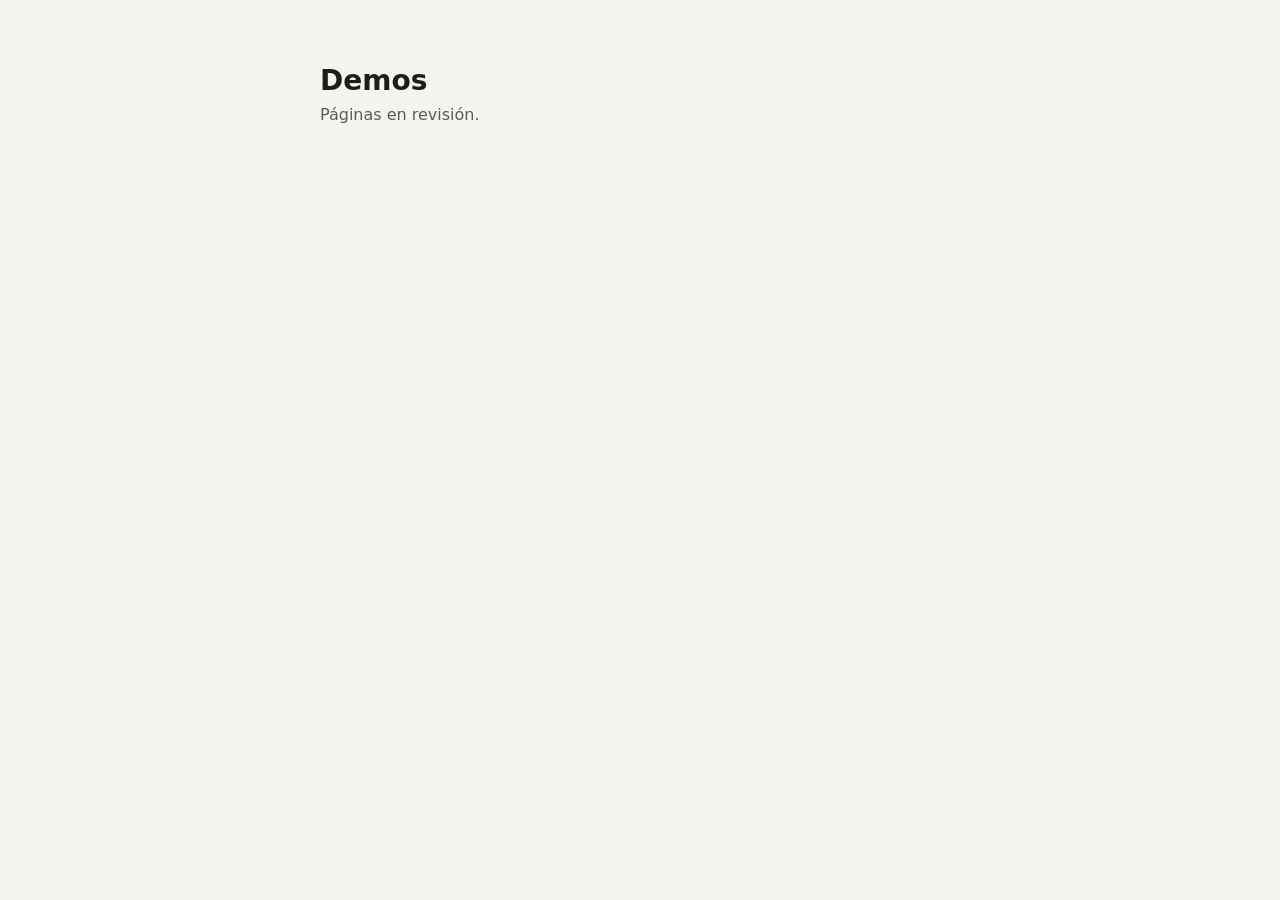
<file: index.html>
<!doctype html>
<html lang="es">
<head>
<meta charset="utf-8">
<meta name="viewport" content="width=device-width, initial-scale=1">
<meta name="robots" content="noindex, nofollow">
<title>Demos</title>
<style>
  :root { color-scheme: light dark; }
  body { margin: 0; font-family: system-ui, -apple-system, "Segoe UI", sans-serif; background: #f6f4ef; color: #1d1d1b; }
  main { max-width: 640px; margin: 0 auto; padding: 64px 16px; }
  h1 { font-weight: 600; font-size: 28px; margin: 0 0 8px; }
  p { color: #5c5a55; margin: 0 0 32px; }
  @media (prefers-color-scheme: dark) { body { background: #151513; color: #eeece6; } p { color: #a9a69e; } }
</style>
</head>
<body>
<main>
  <h1>Demos</h1>
  <p>Páginas en revisión.</p>
</main>
</body>
</html>
</file>
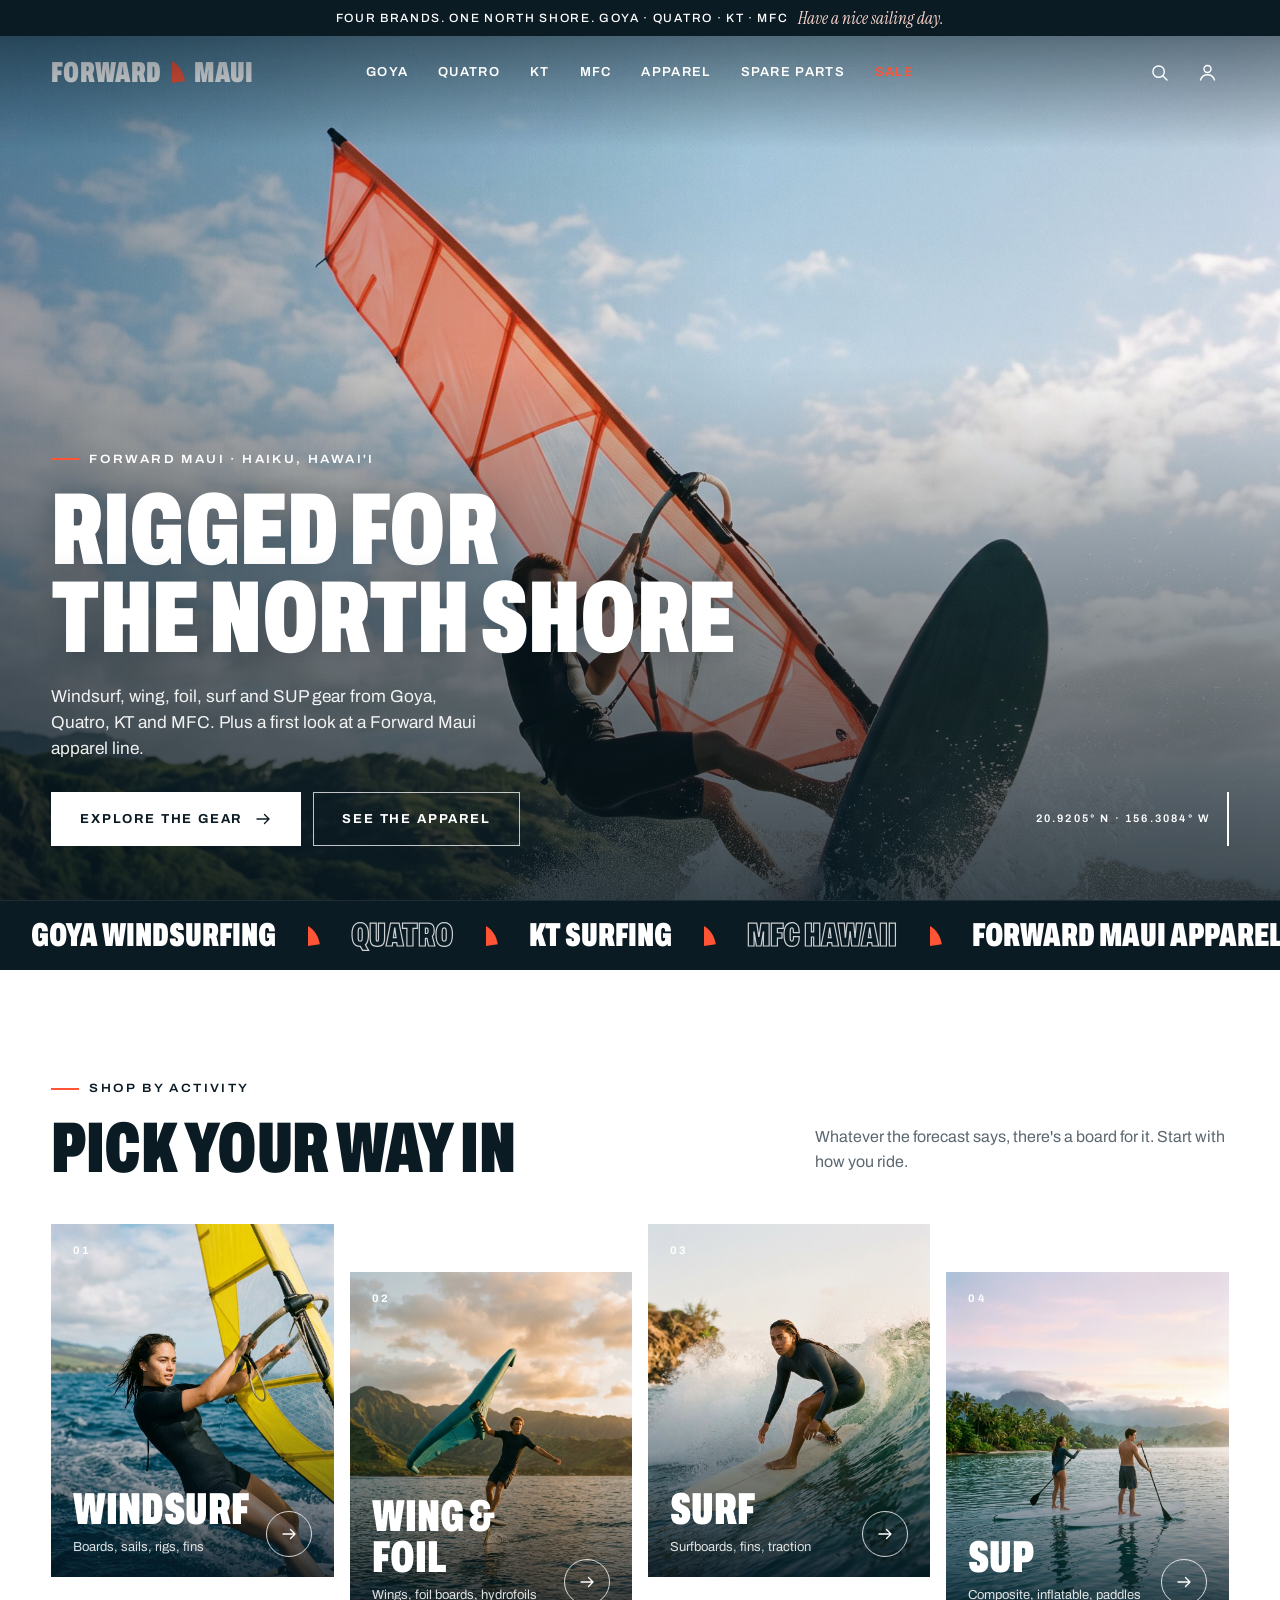
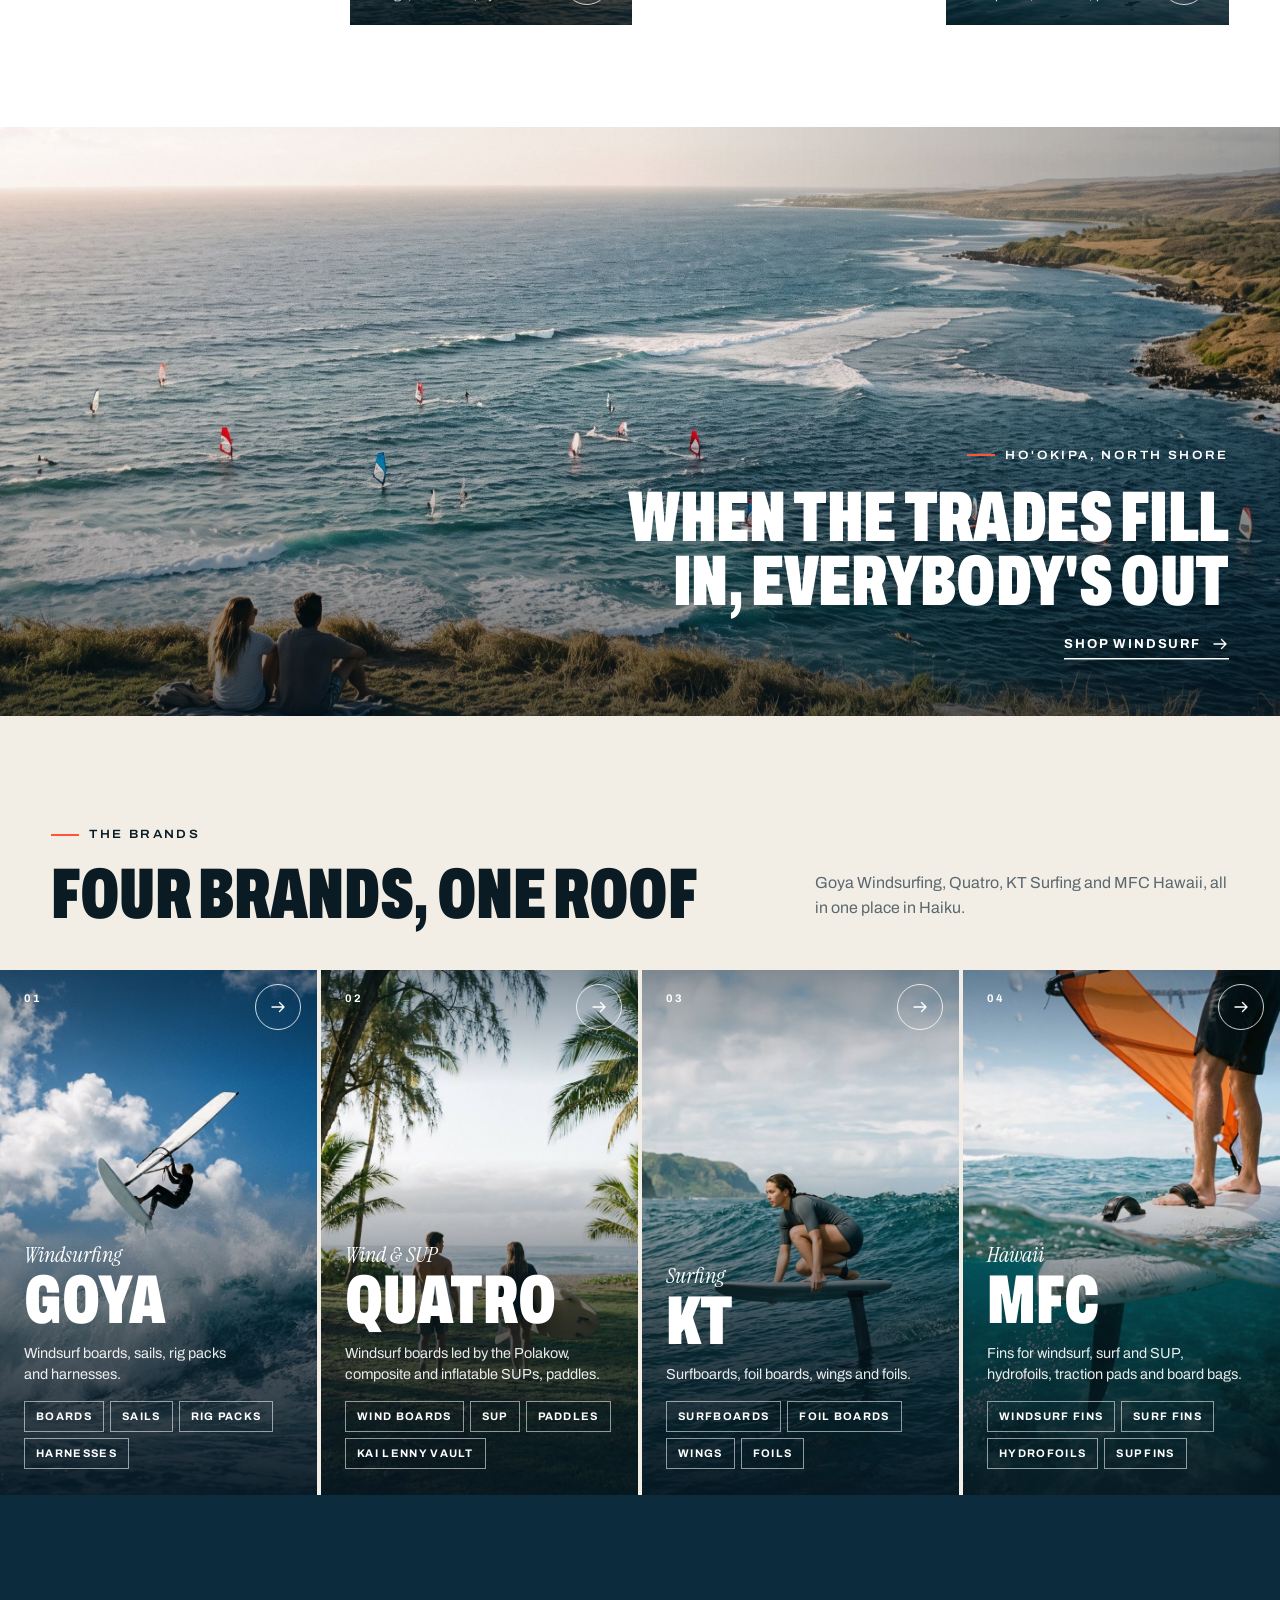
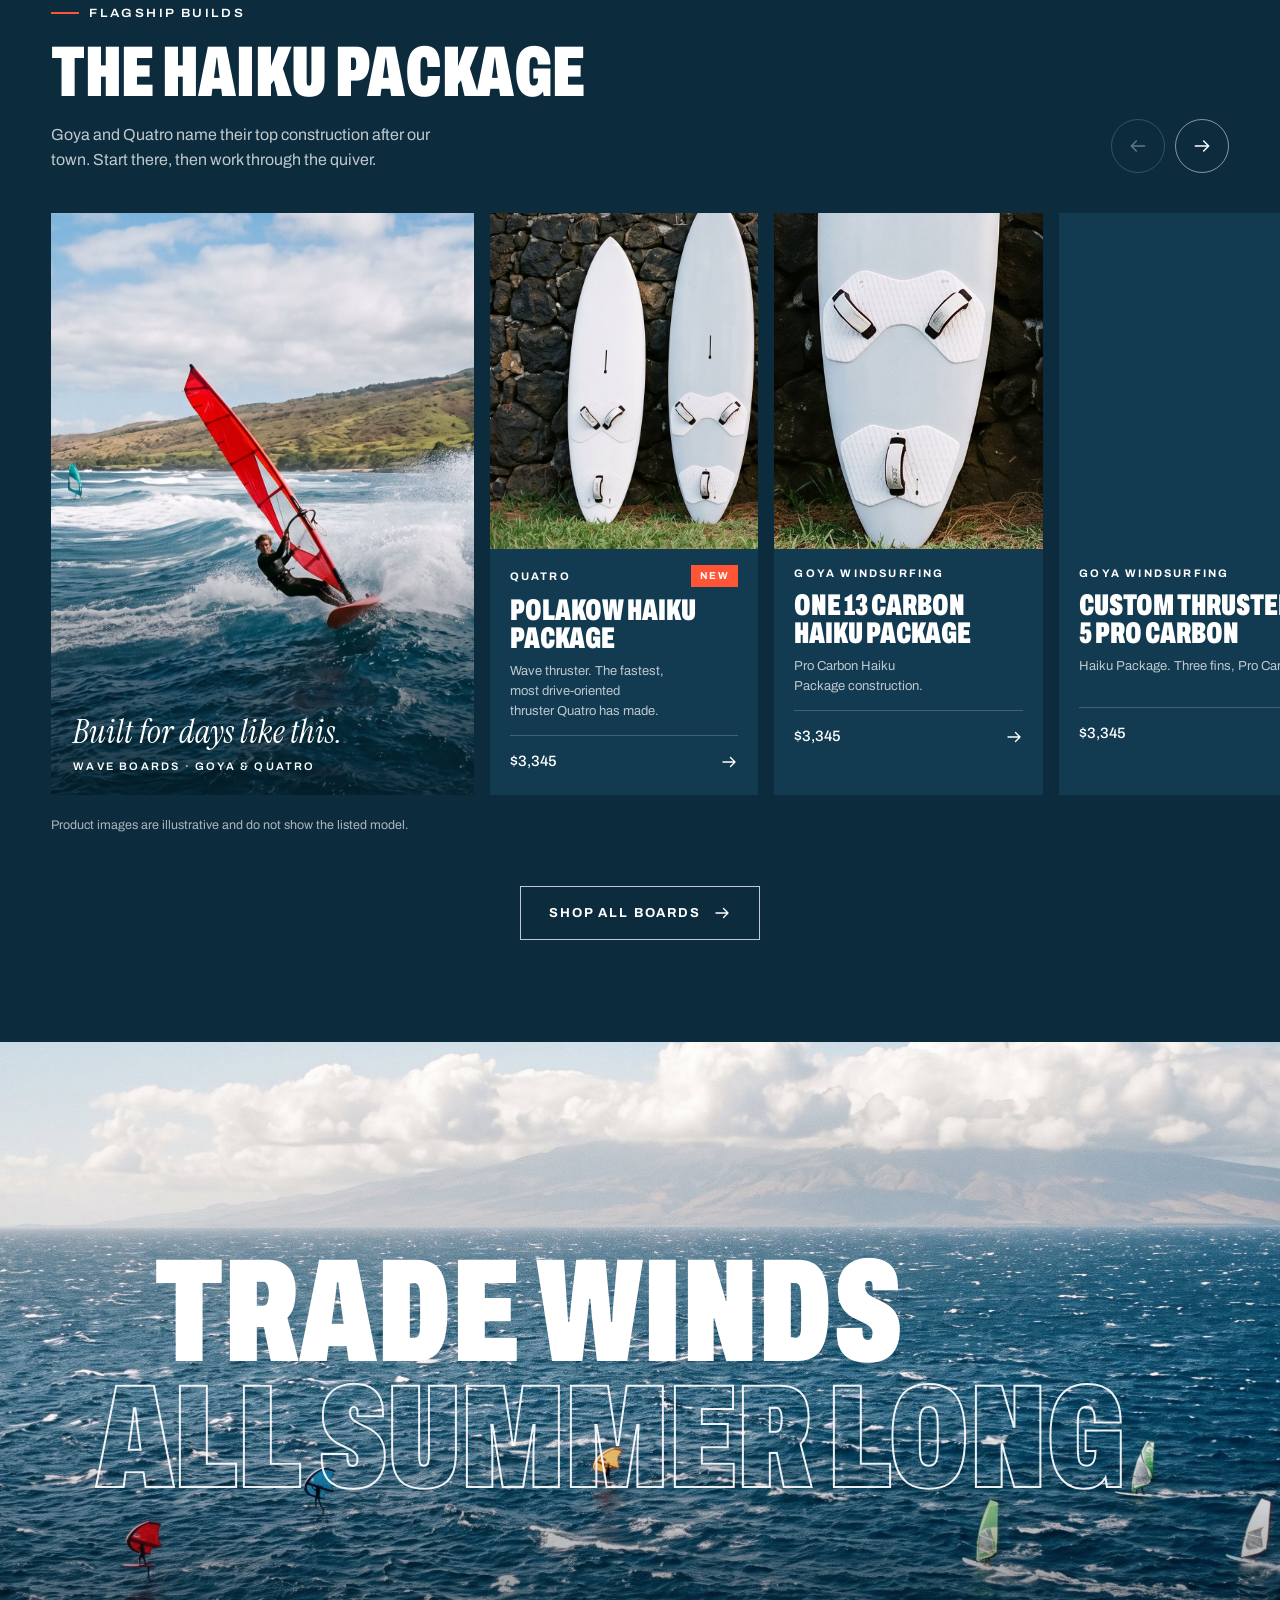
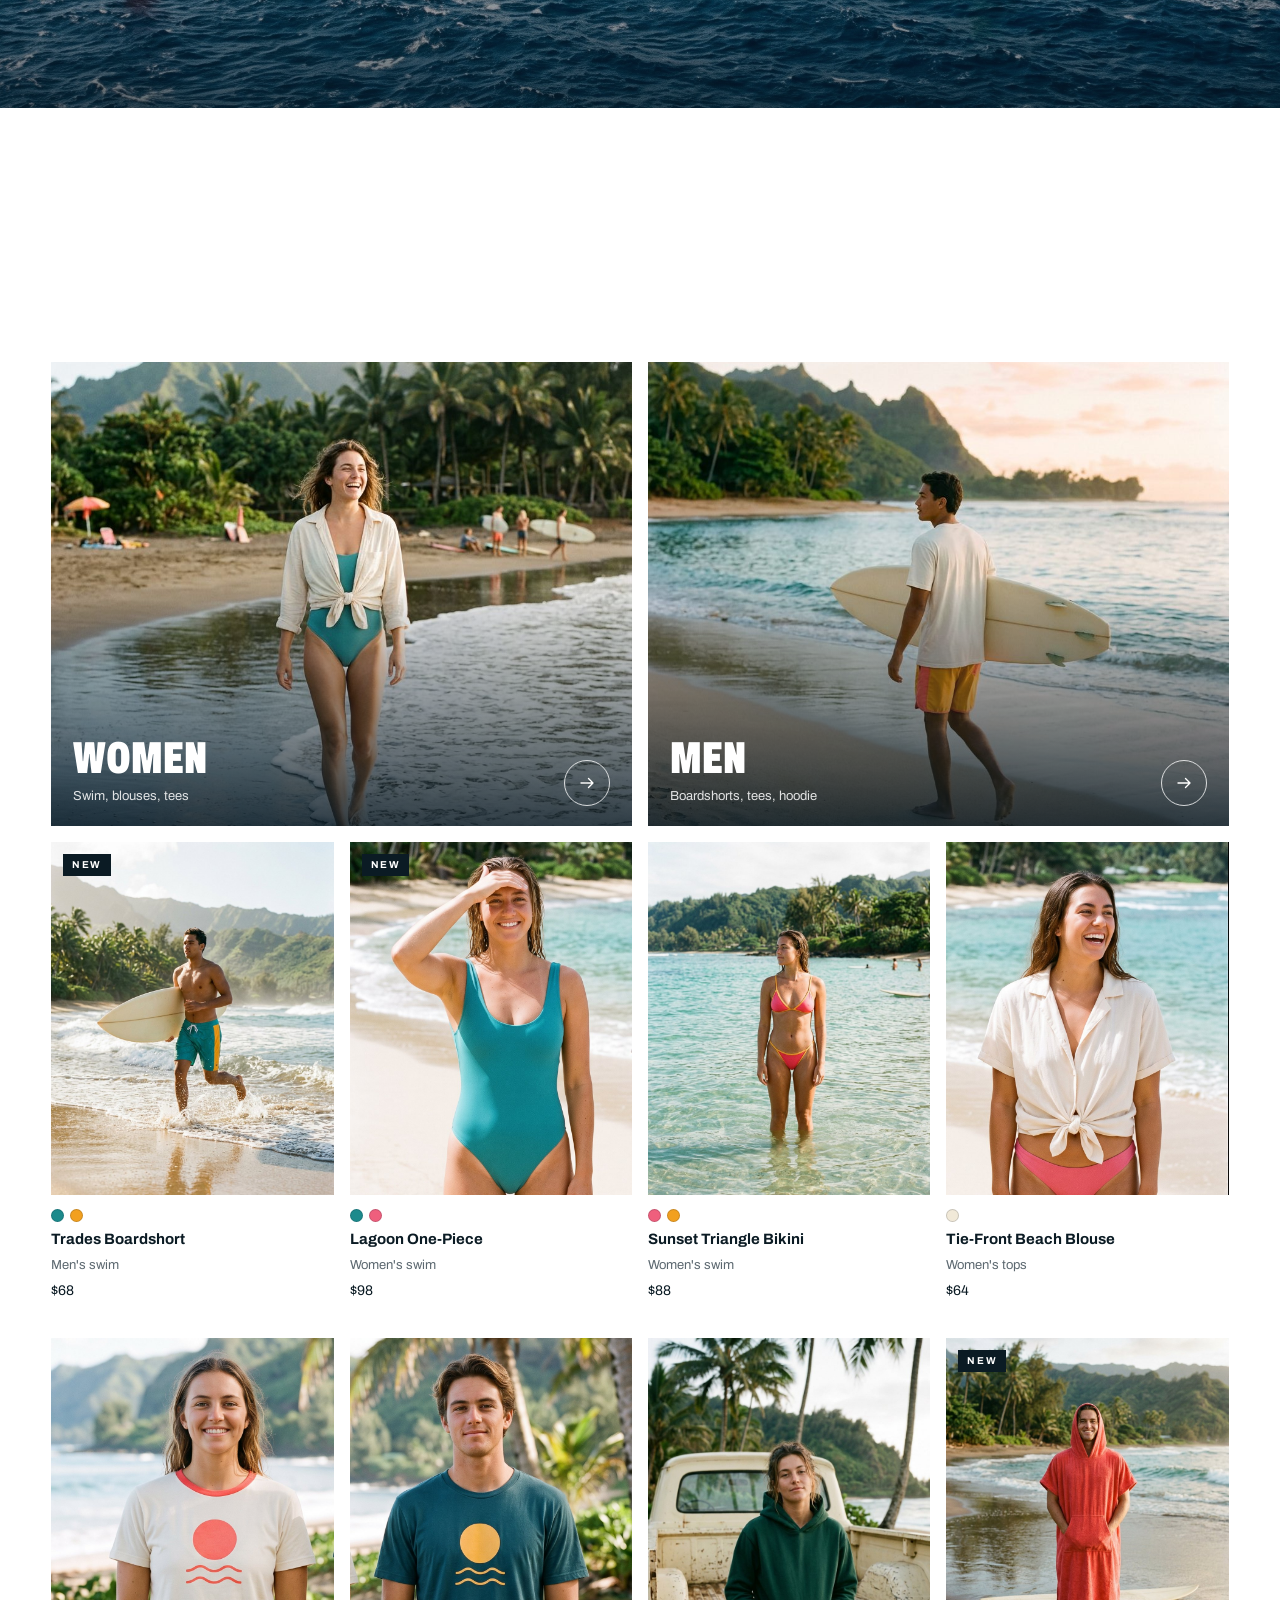
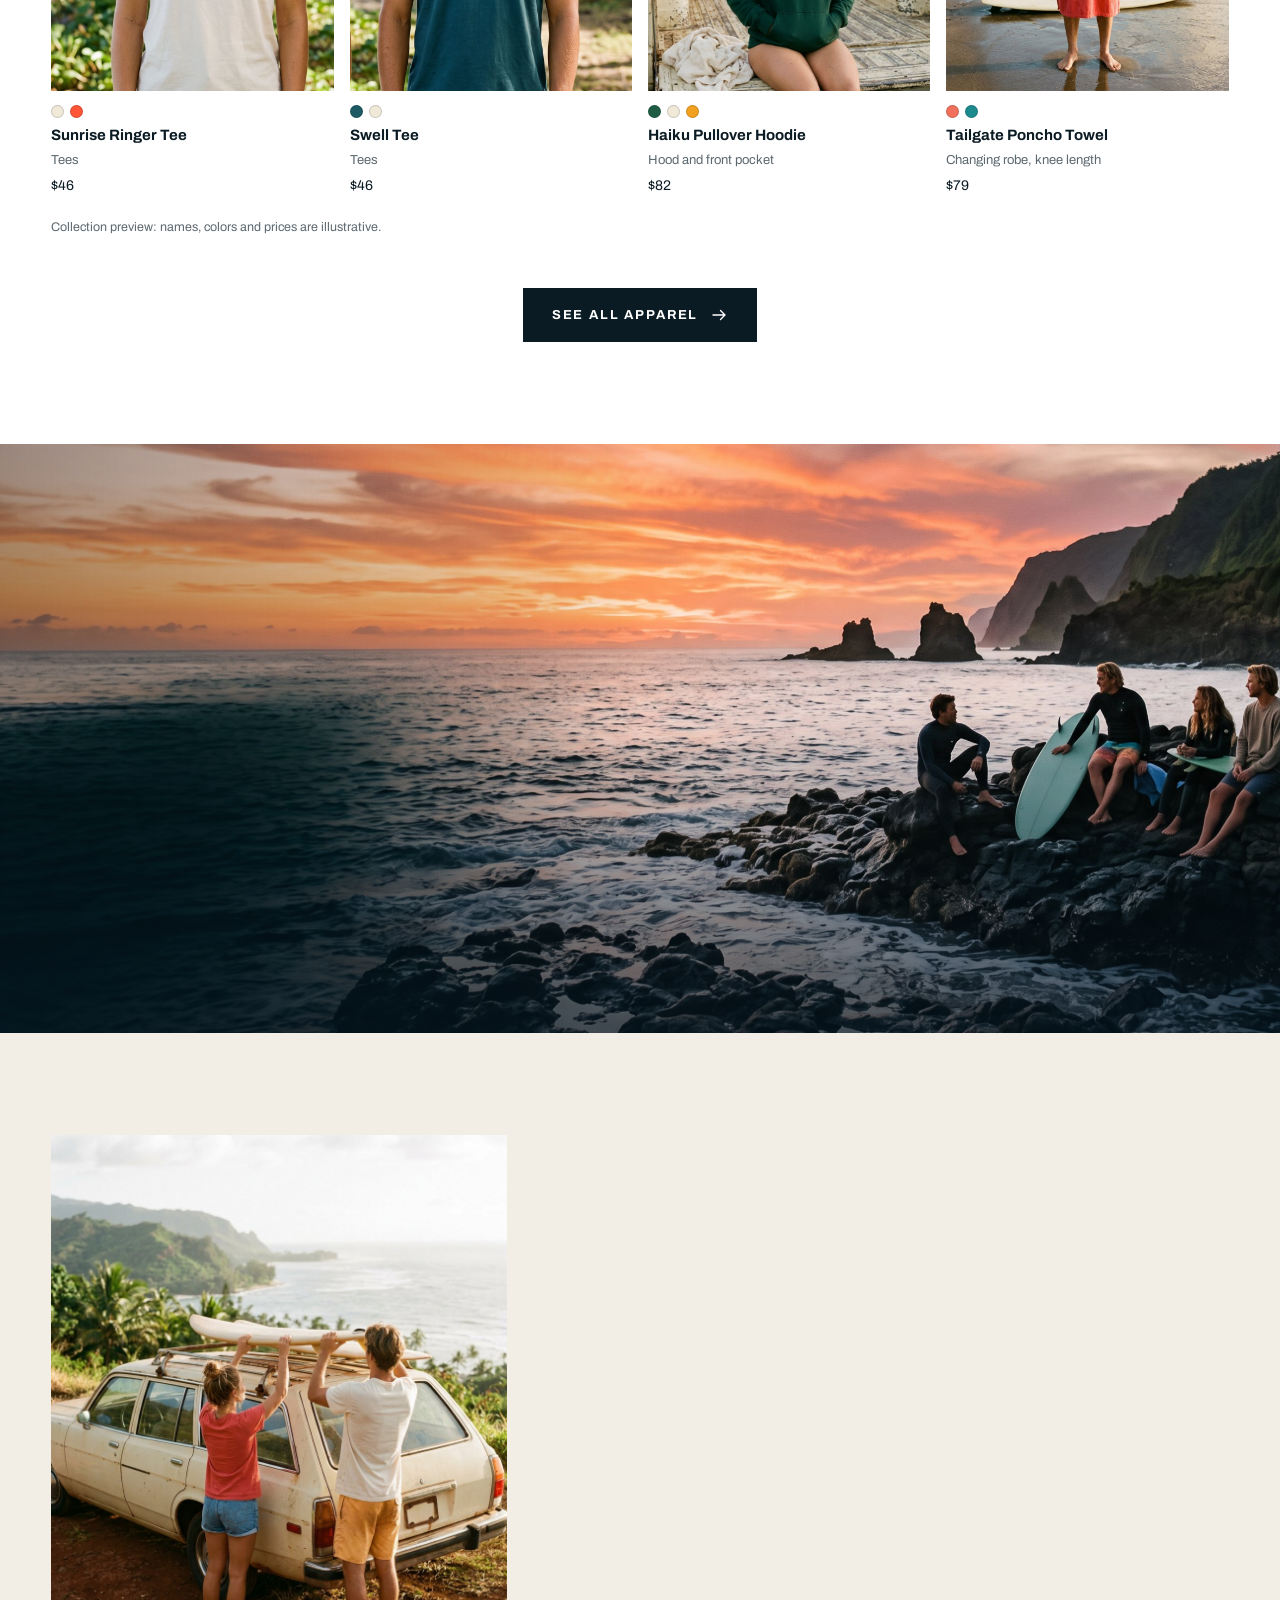
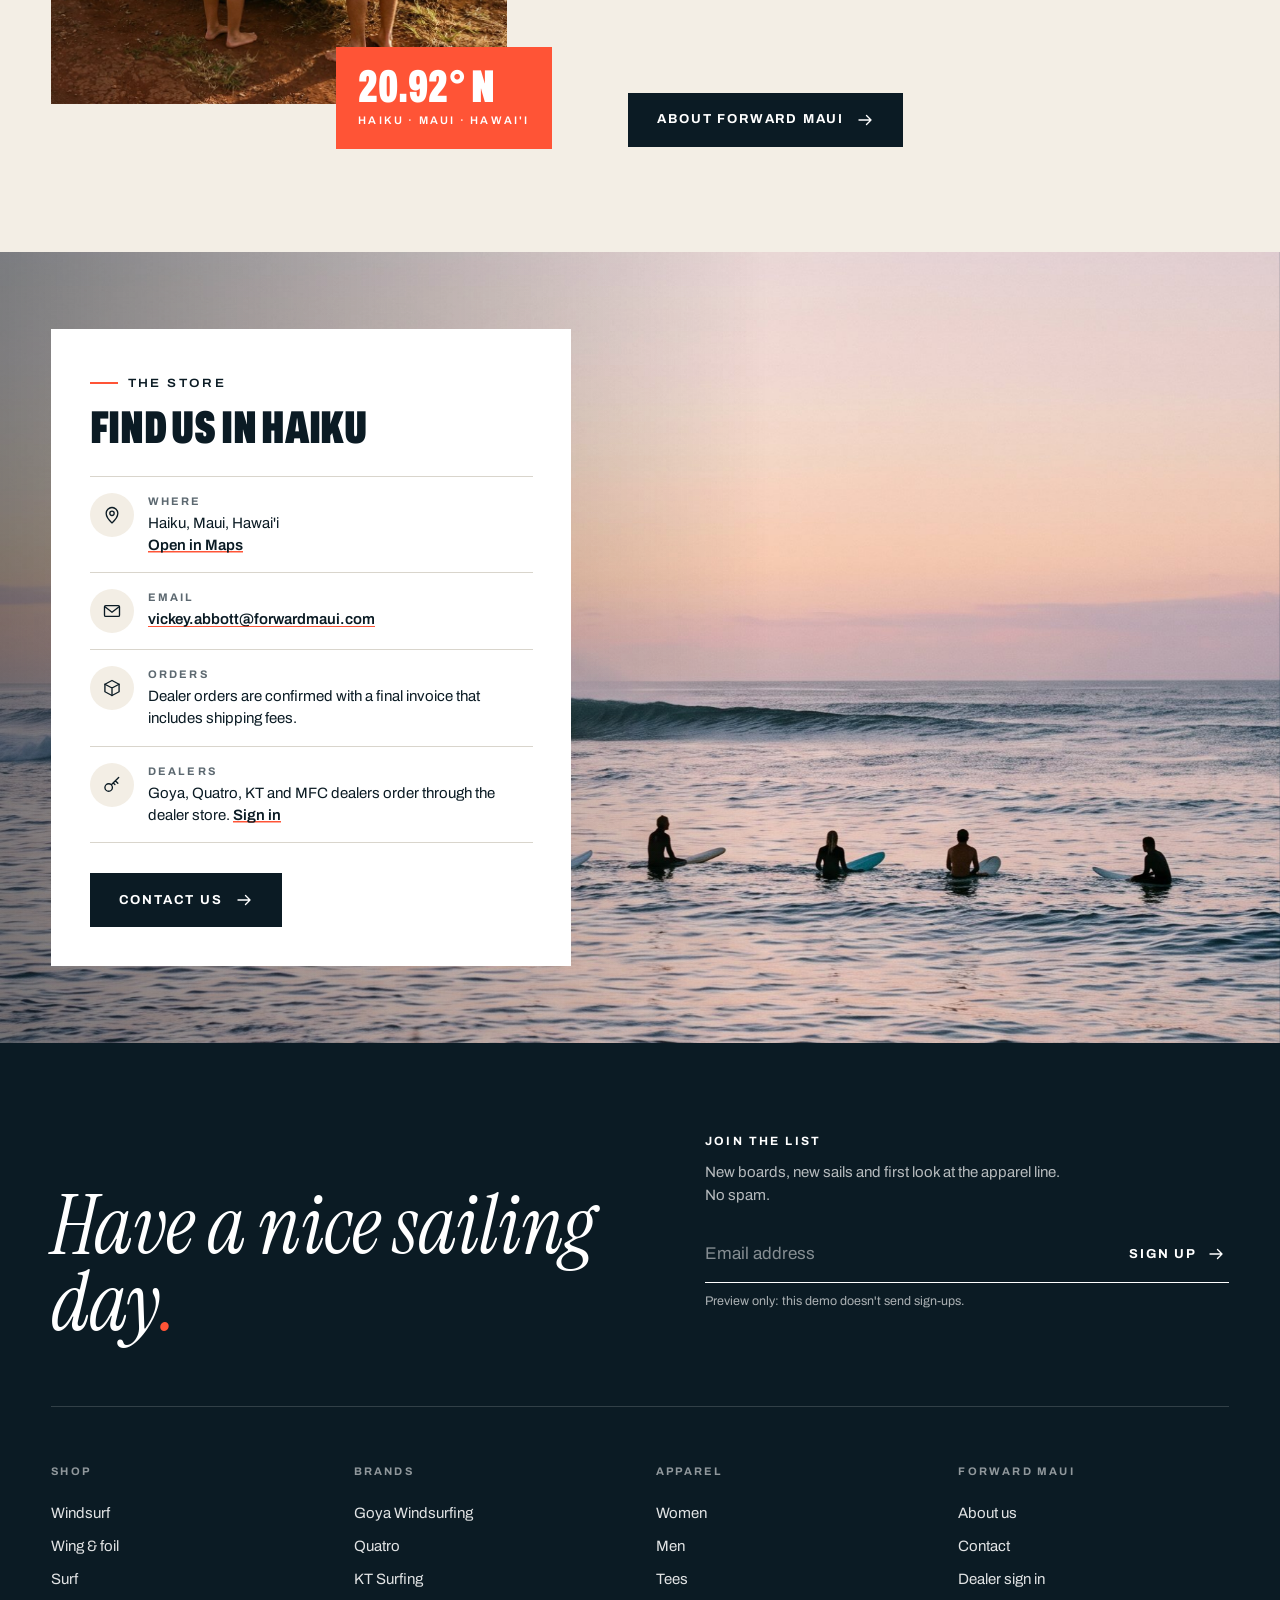
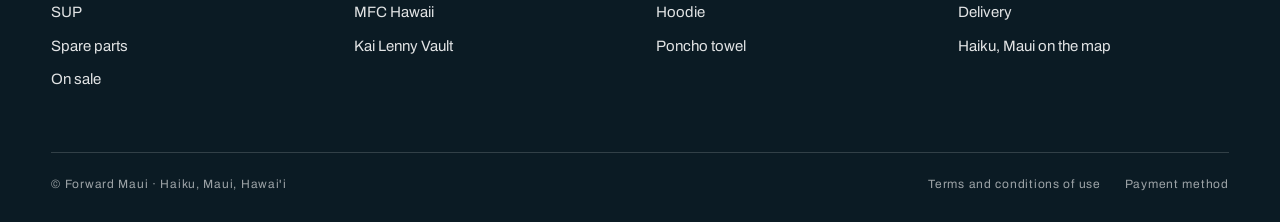
<file: maui/index.html>
<!doctype html>
<html lang="en">
<head>
<meta charset="utf-8">
<meta name="viewport" content="width=device-width, initial-scale=1">
<title>Forward Maui | Windsurf, wing, foil, surf and SUP in Haiku, Maui</title>
<meta name="description" content="Forward Maui, Haiku, Hawai'i. Goya Windsurfing, Quatro, KT Surfing and MFC Hawaii, all in one place, plus the Forward Maui apparel line.">
<meta name="theme-color" content="#0b1b24">
<link rel="preconnect" href="https://fonts.googleapis.com">
<link rel="preconnect" href="https://fonts.gstatic.com" crossorigin>
<link href="https://fonts.googleapis.com/css2?family=Archivo:wdth,wght@62..125,100..900&family=Instrument+Serif:ital@0;1&display=swap" rel="stylesheet">
<link rel="stylesheet" href="assets/styles.css">
</head>
<body>
<a class="skip" href="#main">Skip to content</a>

<!-- Icon sprite -->
<svg width="0" height="0" style="position:absolute" aria-hidden="true" focusable="false">
  <defs>
    <symbol id="i-arrow" viewBox="0 0 24 24" fill="none" stroke="currentColor" stroke-width="1.8" stroke-linecap="round" stroke-linejoin="round"><path d="M4 12h16M14 6l6 6-6 6"/></symbol>
    <symbol id="i-back" viewBox="0 0 24 24" fill="none" stroke="currentColor" stroke-width="1.8" stroke-linecap="round" stroke-linejoin="round"><path d="M20 12H4M10 6l-6 6 6 6"/></symbol>
    <symbol id="i-sail" viewBox="0 0 15 22"><path fill="currentColor" d="M2 0c7 4 11.500 11 13 20L2 22z"/></symbol>
    <symbol id="i-search" viewBox="0 0 24 24" fill="none" stroke="currentColor" stroke-width="1.6" stroke-linecap="round"><circle cx="11" cy="11" r="6.5"/><path d="M16 16l4.500 4.500"/></symbol>
    <symbol id="i-user" viewBox="0 0 24 24" fill="none" stroke="currentColor" stroke-width="1.6" stroke-linecap="round"><circle cx="12" cy="8" r="4"/><path d="M4 20.500c1.200-4 4.200-6 8-6s6.800 2 8 6"/></symbol>
    <symbol id="i-menu" viewBox="0 0 24 24" fill="none" stroke="currentColor" stroke-width="1.8" stroke-linecap="round"><path d="M3 7h18M3 12h18M3 17h12"/></symbol>
    <symbol id="i-close" viewBox="0 0 24 24" fill="none" stroke="currentColor" stroke-width="1.8" stroke-linecap="round"><path d="M5 5l14 14M19 5L5 19"/></symbol>
    <symbol id="i-pin" viewBox="0 0 24 24" fill="none" stroke="currentColor" stroke-width="1.6" stroke-linecap="round" stroke-linejoin="round"><path d="M12 21.500s7-6.200 7-11.500a7 7 0 10-14 0c0 5.300 7 11.500 7 11.500z"/><circle cx="12" cy="10" r="2.600"/></symbol>
    <symbol id="i-mail" viewBox="0 0 24 24" fill="none" stroke="currentColor" stroke-width="1.6" stroke-linecap="round" stroke-linejoin="round"><rect x="3" y="5.500" width="18" height="13" rx="1.500"/><path d="M3.500 7l8.500 6.500L20.500 7"/></symbol>
    <symbol id="i-box" viewBox="0 0 24 24" fill="none" stroke="currentColor" stroke-width="1.6" stroke-linecap="round" stroke-linejoin="round"><path d="M12 3l8.500 4.500v9L12 21l-8.500-4.500v-9z"/><path d="M3.500 7.500L12 12l8.500-4.500M12 12v9"/></symbol>
    <symbol id="i-key" viewBox="0 0 24 24" fill="none" stroke="currentColor" stroke-width="1.6" stroke-linecap="round" stroke-linejoin="round"><circle cx="8" cy="15" r="4.500"/><path d="M11.500 11.500L20 3M16 7l3 3M13.500 9.500l2 2"/></symbol>
  </defs>
</svg>

<div class="announce"><span>Four brands. One north shore.<span class="hide-s"> Goya · Quatro · KT · MFC</span></span><em>Have a nice sailing day.</em></div>

<header class="header" id="top">
  <div class="container header__in">
    <button class="tool burger" id="burger" aria-label="Open menu" aria-expanded="false" aria-controls="drawer"><svg><use href="#i-menu"/></svg></button>
    <a class="header__logo" href="index.html" aria-label="Forward Maui, home">Forward<svg aria-hidden="true"><use href="#i-sail"/></svg>Maui</a>

    <nav class="nav" aria-label="Main">
      <div class="nav__item">
        <a class="nav__link" href="shop.html#goya">Goya</a>
        <div class="mega"><div class="container mega__in">
          <div class="mega__lead"><p class="h-display">Goya Windsurfing</p><p>Wave, freestyle and freeride boards, sails and complete rigs.</p><a class="link-arrow" href="shop.html#goya">Shop all Goya <svg><use href="#i-arrow"/></svg></a></div>
          <div class="mega__col"><h3>Boards</h3><a href="shop.html#goya-boards">Haiku Packages</a><a href="shop.html#goya-boards">Wave &amp; freewave</a><a href="shop.html#goya-boards">Freestyle</a><a href="shop.html#goya-boards">Freeride</a></div>
          <div class="mega__col"><h3>Sails</h3><a href="shop.html#goya-sails">Wave: Banzai, Fringe</a><a href="shop.html#goya-sails">Freestyle: Cypher</a><a href="shop.html#goya-sails">Freeride: Nexus</a><a href="shop.html#goya-sails">Freerace: Mark</a></div>
          <div class="mega__col"><h3>Rig packs</h3><a href="shop.html#goya-rig-packs">Nexus rigs</a><a href="shop.html#goya-rig-packs">Scion rig</a><a href="shop.html#goya-rig-packs">Surf rig</a><a href="shop.html#goya-surf-range">Goya Surf range</a></div>
          <div class="mega__col"><h3>Components</h3><a href="shop.html#goya-booms">Booms</a><a href="shop.html#goya-masts">Masts</a><a href="shop.html#goya-ext">Extensions</a><a href="shop.html#goya-accessories">Accessories</a></div>
        </div></div>
      </div>
      <div class="nav__item">
        <a class="nav__link" href="shop.html#quatro">Quatro</a>
        <div class="mega"><div class="container mega__in">
          <div class="mega__lead"><p class="h-display">Quatro</p><p>Wind boards, stand-up paddle and the Kai Lenny Vault.</p><a class="link-arrow" href="shop.html#quatro">Shop all Quatro <svg><use href="#i-arrow"/></svg></a></div>
          <div class="mega__col"><h3>Wind</h3><a href="shop.html#quatro-wind">Polakow Haiku Package</a><a href="shop.html#quatro-wind">Pyramid 6</a><a href="shop.html#quatro-wind">Cube 6</a><a href="shop.html#quatro-wind">Power 4</a></div>
          <div class="mega__col"><h3>SUP</h3><a href="shop.html#composite">Composite</a><a href="shop.html#air">Inflatable</a><a href="shop.html#paddles">Paddles</a></div>
          <div class="mega__col"><h3>Kai Lenny Vault</h3><a href="shop.html#kai-lenny-quatro-sup">Kai Lenny SUP Surf</a><a href="shop.html#kai-lenny-quatro-sup">Kai Lenny SUP Log</a></div>
          <div class="mega__col"><h3>More</h3><a href="shop.html#quatro-apparel">Quatro apparel</a><a href="shop.html#spare-parts">Board spares</a></div>
        </div></div>
      </div>
      <div class="nav__item">
        <a class="nav__link" href="shop.html#kt">KT</a>
        <div class="mega"><div class="container mega__in">
          <div class="mega__lead"><p class="h-display">KT Surfing</p><p>Surfboards, foil boards, wings and foils.</p><a class="link-arrow" href="shop.html#kt">Shop all KT <svg><use href="#i-arrow"/></svg></a></div>
          <div class="mega__col"><h3>Surfboards</h3><a href="shop.html#kt-surfboards">Yardstick 4</a><a href="shop.html#kt-surfboards">Ministick 2</a><a href="shop.html#kt-surfboards">Crusher 5</a></div>
          <div class="mega__col"><h3>Foil boards</h3><a href="shop.html#downwind-foil-board">Downwind</a><a href="shop.html#foil-surf-and-wing-boards">Foil surf &amp; wing</a><a href="shop.html#kt-foil-boards">Kite &amp; dock start</a></div>
          <div class="mega__col"><h3>Wing</h3><a href="shop.html#kt-wing">Wings</a><a href="shop.html#kt-wing-accessories">Wing accessories</a></div>
          <div class="mega__col"><h3>Foils</h3><a href="shop.html#kt-foils">Foils</a><a href="shop.html#kt-foils">Foil parts</a><a href="shop.html#kt-foils">Assembly parts</a></div>
        </div></div>
      </div>
      <div class="nav__item">
        <a class="nav__link" href="shop.html#mfc">MFC</a>
        <div class="mega"><div class="container mega__in">
          <div class="mega__lead"><p class="h-display">MFC Hawaii</p><p>Fins, hydrofoils and the accessories that finish a setup.</p><a class="link-arrow" href="shop.html#mfc">Shop all MFC <svg><use href="#i-arrow"/></svg></a></div>
          <div class="mega__col"><h3>Windsurf</h3><a href="shop.html#mfc-windsurf">Windsurf fins</a><a href="shop.html#mfc-windsurf">Windsurf accessories</a></div>
          <div class="mega__col"><h3>Surf</h3><a href="shop.html#mfc-surf">Surf fins</a><a href="shop.html#mfc-surf">Traction &amp; accessories</a></div>
          <div class="mega__col"><h3>Foil</h3><a href="shop.html#mfc-foil">Hydrofoils</a><a href="shop.html#mfc-foil">Foil parts</a><a href="shop.html#mfc-foil">Foil board bags</a></div>
          <div class="mega__col"><h3>SUP</h3><a href="shop.html#mfc-sup">SUP fins</a><a href="shop.html#mfc-sup">SUP accessories</a></div>
        </div></div>
      </div>
      <div class="nav__item">
        <a class="nav__link" href="apparel.html">Apparel</a>
        <div class="mega"><div class="container mega__in">
          <div class="mega__lead"><p class="h-display">Apparel</p><p>The Forward Maui line, plus tees and hoodies from the brands.</p><a class="link-arrow" href="apparel.html">See all apparel <svg><use href="#i-arrow"/></svg></a></div>
          <div class="mega__col"><h3>Forward Maui: women</h3><a href="apparel.html#women">Swimwear</a><a href="apparel.html#women">Blouses</a><a href="apparel.html#women">Tees</a></div>
          <div class="mega__col"><h3>Forward Maui: men</h3><a href="apparel.html#men">Boardshorts</a><a href="apparel.html#men">Tees</a></div>
          <div class="mega__col"><h3>After the session</h3><a href="apparel.html#hoodie">Pullover hoodie</a><a href="apparel.html#poncho">Poncho towel</a></div>
          <div class="mega__col"><h3>From the brands</h3><a href="shop.html#goya-apparel">Goya apparel</a><a href="shop.html#quatro-apparel">Quatro apparel</a><a href="shop.html#kt-apparel">KT apparel</a></div>
        </div></div>
      </div>
      <div class="nav__item"><a class="nav__link" href="shop.html#spare-parts">Spare parts</a></div>
      <div class="nav__item"><a class="nav__link nav__link--sale" href="shop.html#on-sale">Sale</a></div>
    </nav>

    <div class="header__tools">
      <a class="tool tool--hide-m" href="shop.html" aria-label="Search the shop"><svg><use href="#i-search"/></svg></a>
      <a class="tool tool--hide-m" href="contact.html" aria-label="Dealer sign in"><svg><use href="#i-user"/></svg></a>
    </div>
  </div>
</header>

<!-- Mobile menu -->
<div class="drawer" id="drawer" aria-hidden="true">
  <div class="drawer__scrim" data-drawer-close></div>
  <div class="drawer__panel" role="dialog" aria-label="Menu">
    <div class="drawer__top">
      <a class="header__logo" href="index.html">Forward<svg aria-hidden="true"><use href="#i-sail"/></svg>Maui</a>
      <button class="tool" data-drawer-close aria-label="Close menu"><svg><use href="#i-close"/></svg></button>
    </div>
    <details><summary>Goya</summary><ul><li><a href="shop.html#goya-boards">Boards</a></li><li><a href="shop.html#goya-sails">Sails</a></li><li><a href="shop.html#goya-rig-packs">Rig packs</a></li><li><a href="shop.html#goya-compts">Booms, masts &amp; extensions</a></li><li><a href="shop.html#goya-surf-range">Goya Surf range</a></li></ul></details>
    <details><summary>Quatro</summary><ul><li><a href="shop.html#quatro-wind">Wind boards</a></li><li><a href="shop.html#quatro-sup">SUP: composite &amp; inflatable</a></li><li><a href="shop.html#paddles">Paddles</a></li><li><a href="shop.html#kai-lenny-quatro-sup">Kai Lenny Vault</a></li></ul></details>
    <details><summary>KT</summary><ul><li><a href="shop.html#kt-surfboards">Surfboards</a></li><li><a href="shop.html#kt-foil-boards">Foil boards</a></li><li><a href="shop.html#kt-wing">Wings</a></li><li><a href="shop.html#kt-foils">Foils &amp; parts</a></li></ul></details>
    <details><summary>MFC</summary><ul><li><a href="shop.html#mfc-windsurf">Windsurf fins</a></li><li><a href="shop.html#mfc-surf">Surf fins &amp; traction</a></li><li><a href="shop.html#mfc-foil">Hydrofoils &amp; parts</a></li><li><a href="shop.html#mfc-sup">SUP fins</a></li></ul></details>
    <details><summary>Apparel</summary><ul><li><a href="apparel.html#women">Women</a></li><li><a href="apparel.html#men">Men</a></li><li><a href="apparel.html#hoodie">Hoodie</a></li><li><a href="apparel.html#poncho">Poncho towel</a></li><li><a href="shop.html#goya-apparel">Brand tees &amp; hoodies</a></li></ul></details>
    <a class="drawer__link" href="shop.html#spare-parts">Spare parts</a>
    <a class="drawer__link drawer__link--sale" href="shop.html#on-sale">Sale</a>
    <div class="drawer__foot"><a href="about.html">About Forward Maui</a><a href="contact.html">Contact &amp; dealer sign in</a><span>Haiku, Maui, Hawai'i</span></div>
  </div>
</div>

<main id="main">

<!-- HERO -->
<section class="hero" aria-label="Forward Maui">
  <div class="hero__media">
    <picture>
      <source media="(max-width: 640px)" srcset="assets/img/hero-phone.jpg">
      <img src="assets/img/hero-hookipa.jpg" alt="A windsurfer carves a turn on a blue wave under a red sail off Maui's north shore, three more sails in the distance" fetchpriority="high">
    </picture>
  </div>
  <div class="hero__shade"></div>
  <div class="container hero__in">
    <div class="hero__head">
      <p class="eyebrow rise">Forward Maui · Haiku, Hawai'i</p>
      <h1 class="h-display h-xl hero__title rise"><span>Rigged for</span><span>the north shore</span></h1>
    </div>
    <div class="hero__foot">
      <p class="hero__sub rise">Windsurf, wing, foil, surf and SUP gear from Goya, Quatro, KT and MFC. Plus a first look at a Forward Maui apparel line.</p>
      <div class="hero__cta rise">
        <a class="btn btn--light" href="shop.html">Explore the gear <svg><use href="#i-arrow"/></svg></a>
        <a class="btn btn--ghost" href="#apparel">See the apparel</a>
      </div>
    </div>
    <p class="hero__meta" aria-hidden="true"><span>20.9205° N · 156.3084° W</span><i></i></p>
  </div>
</section>

<!-- BRAND MARQUEE -->
<div class="marquee" aria-label="Goya Windsurfing, Quatro, KT Surfing, MFC Hawaii">
  <div class="marquee__track" aria-hidden="true">
    <div class="marquee__group"><span>Goya Windsurfing</span><svg><use href="#i-sail"/></svg><span class="o">Quatro</span><svg><use href="#i-sail"/></svg><span>KT Surfing</span><svg><use href="#i-sail"/></svg><span class="o">MFC Hawaii</span><svg><use href="#i-sail"/></svg><span>Forward Maui Apparel</span><svg><use href="#i-sail"/></svg><span class="o">Haiku, Maui</span><svg><use href="#i-sail"/></svg></div>
    <div class="marquee__group"><span>Goya Windsurfing</span><svg><use href="#i-sail"/></svg><span class="o">Quatro</span><svg><use href="#i-sail"/></svg><span>KT Surfing</span><svg><use href="#i-sail"/></svg><span class="o">MFC Hawaii</span><svg><use href="#i-sail"/></svg><span>Forward Maui Apparel</span><svg><use href="#i-sail"/></svg><span class="o">Haiku, Maui</span><svg><use href="#i-sail"/></svg></div>
  </div>
</div>

<!-- SHOP BY ACTIVITY -->
<section class="section" aria-labelledby="t-activity">
  <div class="container">
    <div class="section-head" data-reveal>
      <div><p class="eyebrow">Shop by activity</p><h2 class="h-display h-lg" id="t-activity">Pick your way in</h2></div>
      <div class="section-head__aside"><p class="lede">Whatever the forecast says, there's a board for it. Start with how you ride.</p></div>
    </div>
    <div class="tiles tiles--step" data-stagger>
      <a class="tile" href="shop.html#windsurf" data-reveal><img src="assets/img/tile-windsurf.jpg" alt="A windsurfer leans back against a yellow sail" loading="lazy"><span class="tile__num">01</span><span class="tile__body"><span><span class="tile__name">Windsurf</span><span class="tile__sub">Boards, sails, rigs, fins</span></span><span class="tile__go"><svg><use href="#i-arrow"/></svg></span></span></a>
      <a class="tile" href="shop.html#wing-foil" data-reveal><img src="assets/img/tile-wing.jpg" alt="A wing foiler rides above the water at golden hour, green ridges behind" loading="lazy"><span class="tile__num">02</span><span class="tile__body"><span><span class="tile__name">Wing &amp; foil</span><span class="tile__sub">Wings, foil boards, hydrofoils</span></span><span class="tile__go"><svg><use href="#i-arrow"/></svg></span></span></a>
      <a class="tile" href="shop.html#surf" data-reveal><img src="assets/img/tile-surf.jpg" alt="A surfer sets a bottom turn on a clean green wave" loading="lazy"><span class="tile__num">03</span><span class="tile__body"><span><span class="tile__name">Surf</span><span class="tile__sub">Surfboards, fins, traction</span></span><span class="tile__go"><svg><use href="#i-arrow"/></svg></span></span></a>
      <a class="tile" href="shop.html#sup" data-reveal><img src="assets/img/tile-sup.jpg" alt="Two paddlers cross a flat turquoise bay at dawn" loading="lazy"><span class="tile__num">04</span><span class="tile__body"><span><span class="tile__name">SUP</span><span class="tile__sub">Composite, inflatable, paddles</span></span><span class="tile__go"><svg><use href="#i-arrow"/></svg></span></span></a>
    </div>
  </div>
</section>

<!-- BAND: LOOKOUT -->
<section class="band band--right" data-parallax aria-labelledby="t-band1">
  <div class="band__media"><img class="band__img" src="assets/img/band-lookout.jpg" alt="Two people on a grassy lookout watch a bay full of windsurf sails along Maui's north shore" loading="lazy"></div>
  <div class="band__shade"></div>
  <div class="container band__in">
    <p class="eyebrow" data-reveal>Ho'okipa, north shore</p>
    <h2 class="h-display h-lg" id="t-band1" data-reveal>When the trades fill in, everybody's out</h2>
    <a class="link-arrow" href="shop.html#windsurf" data-reveal>Shop windsurf <svg><use href="#i-arrow"/></svg></a>
  </div>
</section>

<!-- BRANDS -->
<section class="section section--sand section--flush" aria-labelledby="t-brands">
  <div class="container">
    <div class="section-head" data-reveal>
      <div><p class="eyebrow">The brands</p><h2 class="h-display h-lg" id="t-brands">Four brands, one roof</h2></div>
      <div class="section-head__aside"><p class="lede">Goya Windsurfing, Quatro, KT Surfing and MFC Hawaii, all in one place in Haiku.</p></div>
    </div>
  </div>
  <div class="bpanels" data-stagger>
    <article class="bpanel" data-reveal>
      <img class="bpanel__img" src="assets/img/brand-goya.jpg" alt="A windsurfer launches off the lip of a wave under a white sail and a blue sky" loading="lazy" style="object-position:50% 40%">
      <span class="bpanel__num" aria-hidden="true">01</span><span class="bpanel__go" aria-hidden="true"><svg><use href="#i-arrow"/></svg></span>
      <div class="bpanel__body">
        <p class="bpanel__kind">Windsurfing</p>
        <h3 class="bpanel__name"><a href="shop.html#goya">Goya</a></h3>
        <p class="bpanel__text">Windsurf boards, sails, rig packs and harnesses.</p>
        <div class="bpanel__links"><a href="shop.html#goya-boards">Boards</a><a href="shop.html#goya-sails">Sails</a><a href="shop.html#goya-rig-packs">Rig packs</a><a href="shop.html#goya-accessories">Harnesses</a></div>
      </div>
    </article>
    <article class="bpanel" data-reveal>
      <img class="bpanel__img" src="assets/img/brand-quatro.jpg" alt="A couple walks across beach-park grass toward the ocean carrying a wave board and a paddle board, palms overhead" loading="lazy">
      <span class="bpanel__num" aria-hidden="true">02</span><span class="bpanel__go" aria-hidden="true"><svg><use href="#i-arrow"/></svg></span>
      <div class="bpanel__body">
        <p class="bpanel__kind">Wind &amp; SUP</p>
        <h3 class="bpanel__name"><a href="shop.html#quatro">Quatro</a></h3>
        <p class="bpanel__text">Windsurf boards led by the Polakow, composite and inflatable SUPs, paddles.</p>
        <div class="bpanel__links"><a href="shop.html#quatro-wind">Wind boards</a><a href="shop.html#quatro-sup">SUP</a><a href="shop.html#paddles">Paddles</a><a href="shop.html#kai-lenny-quatro-sup">Kai Lenny Vault</a></div>
      </div>
    </article>
    <article class="bpanel" data-reveal>
      <img class="bpanel__img" src="assets/img/brand-kt.jpg" alt="A woman crouches on a short board riding a hydrofoil above the water, green cliffs behind" loading="lazy" style="object-position:56% 50%">
      <span class="bpanel__num" aria-hidden="true">03</span><span class="bpanel__go" aria-hidden="true"><svg><use href="#i-arrow"/></svg></span>
      <div class="bpanel__body">
        <p class="bpanel__kind">Surfing</p>
        <h3 class="bpanel__name"><a href="shop.html#kt">KT</a></h3>
        <p class="bpanel__text">Surfboards, foil boards, wings and foils.</p>
        <div class="bpanel__links"><a href="shop.html#kt-surfboards">Surfboards</a><a href="shop.html#kt-foil-boards">Foil boards</a><a href="shop.html#kt-wing">Wings</a><a href="shop.html#kt-foils">Foils</a></div>
      </div>
    </article>
    <article class="bpanel" data-reveal>
      <img class="bpanel__img" src="assets/img/brand-mfc.jpg" alt="Half underwater view of a board tail and its dark fin over a reef, the rider's feet and an orange sail above the surface" loading="lazy" style="object-position:46% 50%">
      <span class="bpanel__num" aria-hidden="true">04</span><span class="bpanel__go" aria-hidden="true"><svg><use href="#i-arrow"/></svg></span>
      <div class="bpanel__body">
        <p class="bpanel__kind">Hawaii</p>
        <h3 class="bpanel__name"><a href="shop.html#mfc">MFC</a></h3>
        <p class="bpanel__text">Fins for windsurf, surf and SUP, hydrofoils, traction pads and board bags.</p>
        <div class="bpanel__links"><a href="shop.html#mfc-windsurf">Windsurf fins</a><a href="shop.html#mfc-surf">Surf fins</a><a href="shop.html#mfc-foil">Hydrofoils</a><a href="shop.html#mfc-sup">SUP fins</a></div>
      </div>
    </article>
  </div>
</section>

<!-- HAIKU PACKAGES RAIL -->
<section class="section section--ink" data-rail aria-labelledby="t-haiku">
  <div class="container">
    <div class="rail-head" data-reveal>
      <div>
        <p class="eyebrow">Flagship builds</p>
        <h2 class="h-display h-lg" id="t-haiku">The Haiku Package</h2>
        <p class="lede">Goya and Quatro name their top construction after our town. Start there, then work through the quiver.</p>
      </div>
      <div class="rail-nav"><button type="button" data-rail-prev aria-label="Previous boards"><svg><use href="#i-back"/></svg></button><button type="button" data-rail-next aria-label="More boards"><svg><use href="#i-arrow"/></svg></button></div>
    </div>
  </div>
  <div class="rail" data-stagger>
    <figure class="rail__photo" data-reveal style="margin:0">
      <picture>
        <source media="(max-width: 640px)" srcset="assets/img/hero-hookipa.jpg">
        <img src="assets/img/hero-phone.jpg" alt="A windsurfer launches off a wave under an orange sail" loading="lazy" style="object-position:86% 60%">
      </picture>
      <figcaption><span class="serif-note">Built for days like this.</span><small>Wave boards · Goya &amp; Quatro</small></figcaption>
    </figure>

    <a class="spec" href="shop.html#quatro-wind" data-reveal>
      <span class="spec__top"><span>Quatro</span><span class="badge badge--coral">New</span></span>
      <span class="spec__photo"><img src="assets/img/gear/board-wave.jpg" alt="" loading="lazy" decoding="async"></span>
      <span class="spec__name">Polakow Haiku Package</span>
      <span class="spec__meta">Wave thruster. The fastest, most drive&#8209;oriented thruster Quatro has made.</span>
      <span class="spec__foot"><span>$3,345</span><svg><use href="#i-arrow"/></svg></span>
    </a>
    <a class="spec" href="shop.html#goya-boards" data-reveal>
      <span class="spec__top"><span>Goya Windsurfing</span></span>
      <span class="spec__photo"><img src="assets/img/gear/board-wave-straps.jpg" alt="" loading="lazy" decoding="async"></span>
      <span class="spec__name">One 13 Carbon Haiku Package</span>
      <span class="spec__meta">Pro Carbon Haiku Package construction.</span>
      <span class="spec__foot"><span>$3,345</span><svg><use href="#i-arrow"/></svg></span>
    </a>
    <a class="spec" href="shop.html#goya-boards" data-reveal>
      <span class="spec__top"><span>Goya Windsurfing</span></span>
      <span class="spec__photo"><img src="assets/img/gear/board-wave-pair.jpg" alt="" loading="lazy" decoding="async"></span>
      <span class="spec__name">Custom Thruster 5 Pro Carbon</span>
      <span class="spec__meta">Haiku Package. Three fins, Pro Carbon.</span>
      <span class="spec__foot"><span>$3,345</span><svg><use href="#i-arrow"/></svg></span>
    </a>
    <a class="spec" href="shop.html#kai-lenny-quatro-sup" data-reveal>
      <span class="spec__top"><span>Quatro · Kai Lenny Vault</span></span>
      <span class="spec__photo"><img src="assets/img/gear/board-sup.jpg" alt="" loading="lazy" decoding="async"></span>
      <span class="spec__name">Kai Lenny SUP Surf</span>
      <span class="spec__meta">Stand-up paddle surf board from the Kai Lenny Quatro line.</span>
      <span class="spec__foot"><span>$2,590</span><svg><use href="#i-arrow"/></svg></span>
    </a>
    <a class="spec" href="shop.html#foil-surf-and-wing-boards" data-reveal>
      <span class="spec__top"><span>KT Surfing</span></span>
      <span class="spec__photo"><img src="assets/img/gear/foil-board.jpg" alt="" loading="lazy" decoding="async"></span>
      <span class="spec__name">Ginxu 2 Pro Carbon</span>
      <span class="spec__meta">Foil board for surf and wing, 39&nbsp;to&nbsp;92&nbsp;L.</span>
      <span class="spec__foot"><span>SRP $2,030 – $2,299</span><svg><use href="#i-arrow"/></svg></span>
    </a>
    <a class="spec" href="shop.html#kt-surfboards" data-reveal>
      <span class="spec__top"><span>KT Surfing</span></span>
      <span class="spec__photo"><img src="assets/img/gear/board-long.jpg" alt="" loading="lazy" decoding="async"></span>
      <span class="spec__name">Yardstick 4</span>
      <span class="spec__meta">Surfboard in 9'0" and 9'3".</span>
      <span class="spec__foot"><span>SRP $1,177 – $1,188</span><svg><use href="#i-arrow"/></svg></span>
    </a>
  </div>
  <div class="container"><p class="fineprint">Product images are illustrative and do not show the listed model.</p></div>
  <div class="container center-cta"><a class="btn btn--ghost" href="shop.html">Shop all boards <svg><use href="#i-arrow"/></svg></a></div>
</section>

<!-- BAND: SCROLL-LINKED -->
<section class="band band--scroll" data-scroll-band aria-labelledby="t-band2">
  <div class="band__media"><img class="band__img" src="assets/img/band-whitecaps.jpg" alt="Wing foilers and windsurfers cross open blue water streaked with whitecaps, Haleakalā under clouds on the horizon" loading="lazy"></div>
  <div class="band__shade"></div>
  <h2 class="band__lines" id="t-band2"><span class="band__line band__line--a">Trade winds</span><span class="band__line band__line--b">all summer long</span></h2>
  <div class="container band__in">
    <p data-reveal>Wings, foil boards and hydrofoils from KT and MFC for the days it really blows.</p>
    <a class="link-arrow" href="shop.html#wing-foil" data-reveal>Shop wing &amp; foil <svg><use href="#i-arrow"/></svg></a>
  </div>
</section>

<!-- APPAREL -->
<section class="section" id="apparel" aria-labelledby="t-apparel">
  <div class="container">
    <div class="section-head" data-reveal>
      <div><p class="eyebrow">Forward Maui Apparel</p><h2 class="h-display h-lg" id="t-apparel">For after the session</h2></div>
      <div class="section-head__aside"><p class="lede">Swim for him and for her, tees, beach blouses, a pullover hoodie and a changing poncho.</p><a class="link-arrow" href="apparel.html">See the collection <svg><use href="#i-arrow"/></svg></a></div>
    </div>

    <div class="split" data-stagger>
      <a class="tile" href="apparel.html#women" data-reveal><img src="assets/img/ella.jpg" alt="A woman in a teal one-piece and a cream tie-front blouse walks the shoreline laughing" loading="lazy"><span class="tile__body"><span><span class="tile__name">Women</span><span class="tile__sub">Swim, blouses, tees</span></span><span class="tile__go"><svg><use href="#i-arrow"/></svg></span></span></a>
      <a class="tile" href="apparel.html#men" data-reveal><img src="assets/img/el.jpg" alt="A man in mango boardshorts and a cream tee carries a surfboard along the beach at dusk" loading="lazy" style="object-position:50% 46%"><span class="tile__body"><span><span class="tile__name">Men</span><span class="tile__sub">Boardshorts, tees, hoodie</span></span><span class="tile__go"><svg><use href="#i-arrow"/></svg></span></span></a>
    </div>

    <div class="grid-cards grid-cards--links" data-stagger>
      <article class="card" data-reveal>
        <div class="card__media"><span class="badge">New</span>
          <img class="card__img" src="assets/img/boardshort-action.jpg" alt="Man running out of the shorebreak in teal boardshorts with a mango side panel" loading="lazy">
          <img class="card__img card__img--alt" src="assets/img/boardshort.jpg" alt="" loading="lazy"></div>
        <div class="card__body"><div class="swatches" aria-hidden="true"><i style="background:#1c8a8c"></i><i style="background:#f2a01f"></i></div>
          <h3 class="card__name"><a href="apparel.html#men">Trades Boardshort</a></h3><p class="card__kind">Men's swim</p><p class="card__price">$68</p></div>
      </article>
      <article class="card" data-reveal>
        <div class="card__media"><span class="badge">New</span>
          <img class="card__img" src="assets/img/traje.jpg" alt="Woman in a teal one-piece swimsuit on a white-sand beach" loading="lazy">
          <img class="card__img card__img--alt card__img--zoom" src="assets/img/traje.jpg" alt="" loading="lazy" style="transform-origin:56% 62%"></div>
        <div class="card__body"><div class="swatches" aria-hidden="true"><i style="background:#1c8a8c"></i><i style="background:#ef5f7d"></i></div>
          <h3 class="card__name"><a href="apparel.html#women">Lagoon One-Piece</a></h3><p class="card__kind">Women's swim</p><p class="card__price">$98</p></div>
      </article>
      <article class="card" data-reveal>
        <div class="card__media">
          <img class="card__img" src="assets/img/bikini.jpg" alt="Woman standing knee-deep in clear water in a pink triangle bikini with mango trim" loading="lazy">
          <img class="card__img card__img--alt card__img--zoom" src="assets/img/bikini.jpg" alt="" loading="lazy" style="transform-origin:51% 48%"></div>
        <div class="card__body"><div class="swatches" aria-hidden="true"><i style="background:#ef5f7d"></i><i style="background:#f2a01f"></i></div>
          <h3 class="card__name"><a href="apparel.html#women">Sunset Triangle Bikini</a></h3><p class="card__kind">Women's swim</p><p class="card__price">$88</p></div>
      </article>
      <article class="card" data-reveal>
        <div class="card__media">
          <img class="card__img" src="assets/img/blusa.jpg" alt="Woman laughing in a cream tie-front blouse by the water" loading="lazy">
          <img class="card__img card__img--alt card__img--zoom" src="assets/img/blusa.jpg" alt="" loading="lazy" style="transform-origin:46% 66%"></div>
        <div class="card__body"><div class="swatches" aria-hidden="true"><i style="background:#f1e9d8"></i></div>
          <h3 class="card__name"><a href="apparel.html#women">Tie-Front Beach Blouse</a></h3><p class="card__kind">Women's tops</p><p class="card__price">$64</p></div>
      </article>
      <article class="card" data-reveal>
        <div class="card__media">
          <img class="card__img" src="assets/img/playera-sol.jpg" alt="Woman in a cream ringer tee with a coral sun-and-waves print" loading="lazy">
          <img class="card__img card__img--alt" src="assets/img/playeras.jpg" alt="" loading="lazy"></div>
        <div class="card__body"><div class="swatches" aria-hidden="true"><i style="background:#f1e9d8"></i><i style="background:#ff5436"></i></div>
          <h3 class="card__name"><a href="apparel.html#tees">Sunrise Ringer Tee</a></h3><p class="card__kind">Tees</p><p class="card__price">$46</p></div>
      </article>
      <article class="card" data-reveal>
        <div class="card__media">
          <img class="card__img" src="assets/img/playera-marea.jpg" alt="Man in a deep teal tee with a mango sun-and-waves print" loading="lazy">
          <img class="card__img card__img--alt card__img--zoom" src="assets/img/playera-marea.jpg" alt="" loading="lazy" style="transform-origin:46% 62%"></div>
        <div class="card__body"><div class="swatches" aria-hidden="true"><i style="background:#1d5a63"></i><i style="background:#f1e9d8"></i></div>
          <h3 class="card__name"><a href="apparel.html#tees">Swell Tee</a></h3><p class="card__kind">Tees</p><p class="card__price">$46</p></div>
      </article>
      <article class="card" data-reveal>
        <div class="card__media">
          <img class="card__img" src="assets/img/hoodie.jpg" alt="Woman on a pickup tailgate in a palm-green pullover hoodie" loading="lazy">
          <img class="card__img card__img--alt" src="assets/img/diario-1845.jpg" alt="" loading="lazy" style="object-position:36% 50%"></div>
        <div class="card__body"><div class="swatches" aria-hidden="true"><i style="background:#1f5c44"></i><i style="background:#f1e9d8"></i><i style="background:#f2a01f"></i></div>
          <h3 class="card__name"><a href="apparel.html#hoodie">Haiku Pullover Hoodie</a></h3><p class="card__kind">Hood and front pocket</p><p class="card__price">$82</p></div>
      </article>
      <article class="card" data-reveal>
        <div class="card__media"><span class="badge">New</span>
          <img class="card__img" src="assets/img/poncho.jpg" alt="Man in a coral hooded poncho towel on wet sand, a board behind him" loading="lazy">
          <img class="card__img card__img--alt" src="assets/img/club.jpg" alt="" loading="lazy" style="object-position:42% 50%"></div>
        <div class="card__body"><div class="swatches" aria-hidden="true"><i style="background:#f0705c"></i><i style="background:#1c8a8c"></i></div>
          <h3 class="card__name"><a href="apparel.html#poncho">Tailgate Poncho Towel</a></h3><p class="card__kind">Changing robe, knee length</p><p class="card__price">$79</p></div>
      </article>
    </div>
    <p class="fineprint">Collection preview: names, colors and prices are illustrative.</p>
    <div class="center-cta"><a class="btn btn--ink" href="apparel.html">See all apparel <svg><use href="#i-arrow"/></svg></a></div>
  </div>
</section>

<!-- BAND: SUNSET -->
<section class="band band--sunset" data-parallax aria-labelledby="t-band3">
  <div class="band__media"><img class="band__img" src="assets/img/band-sunset.jpg" alt="Friends sit on lava rocks with their boards under an orange and magenta north-shore sunset" loading="lazy"></div>
  <div class="band__shade"></div>
  <div class="container band__in">
    <p class="eyebrow" data-reveal>Pau hana</p>
    <h2 class="h-display h-lg" id="t-band3" data-reveal>Stay for the sunset</h2>
    <a class="link-arrow" href="apparel.html#hoodie" data-reveal>See hoodies &amp; ponchos <svg><use href="#i-arrow"/></svg></a>
  </div>
</section>

<!-- STORY -->
<section class="section section--sand" aria-labelledby="t-story">
  <div class="container story">
    <div class="story__pics" data-reveal>
      <div class="story__pic"><img src="assets/img/marca.jpg" alt="Two friends load surfboards onto the roof of an old wagon above the coast" loading="lazy"></div>
      <div class="story__tag"><b>20.92° N</b><span>Haiku · Maui · Hawai'i</span></div>
    </div>
    <div class="story__text" data-stagger>
      <p class="eyebrow" data-reveal>Haiku, Maui</p>
      <h2 class="h-display h-lg" id="t-story" data-reveal>At home on the north shore</h2>
      <p data-reveal>Forward Maui is in Haiku, on Maui's north shore, where the trade winds meet the reef and windsurfers from everywhere come to sail.</p>
      <p data-reveal>We carry four brands: Goya Windsurfing, Quatro, KT Surfing and MFC Hawaii. Boards, sails, foils, wings, fins and the small parts that save a session, all in one place. The flagship boards even carry the town's name.</p>
      <div class="stats" data-reveal><div><b>4</b><span>Brands</span></div><div><b>440+</b><span>Products</span></div><div><b>1</b><span>North shore</span></div></div>
      <a class="btn btn--ink" href="about.html" data-reveal>About Forward Maui <svg><use href="#i-arrow"/></svg></a>
    </div>
  </div>
</section>

<!-- STORE / CONTACT -->
<section class="store" data-parallax aria-labelledby="t-store">
  <div class="store__media"><img src="assets/img/band-dawn.jpg" alt="Five surfers wait on their boards in a pastel dawn lineup" loading="lazy"></div>
  <div class="store__shade"></div>
  <div class="container store__in">
    <div class="store__card" data-reveal>
      <p class="eyebrow">The store</p>
      <h2 class="h-display h-md" id="t-store">Find us in Haiku</h2>
      <ul class="facts">
        <li><span class="facts__ico"><svg><use href="#i-pin"/></svg></span><div><h3>Where</h3><p>Haiku, Maui, Hawai'i<br><a href="https://www.google.com/maps?q=20.9205277,-156.3084232" target="_blank" rel="noopener">Open in Maps</a></p></div></li>
        <li><span class="facts__ico"><svg><use href="#i-mail"/></svg></span><div><h3>Email</h3><p><a href="mailto:vickey.abbott@forwardmaui.com">vickey.abbott@forwardmaui.com</a></p></div></li>
        <li><span class="facts__ico"><svg><use href="#i-box"/></svg></span><div><h3>Orders</h3><p>Dealer orders are confirmed with a final invoice that includes shipping fees.</p></div></li>
        <li><span class="facts__ico"><svg><use href="#i-key"/></svg></span><div><h3>Dealers</h3><p>Goya, Quatro, KT and MFC dealers order through the dealer store. <a href="contact.html#dealers">Sign in</a></p></div></li>
      </ul>
      <div class="store__cta"><a class="btn btn--ink" href="contact.html">Contact us <svg><use href="#i-arrow"/></svg></a></div>
    </div>
  </div>
</section>

</main>

<!-- FOOTER -->
<footer class="footer">
  <div class="container">
    <div class="footer__top">
      <p class="footer__bye" data-reveal>Have a nice sailing day<span>.</span></p>
      <form class="news" id="newsForm" novalidate data-reveal>
        <h2>Join the list</h2>
        <p>New boards, new sails and first look at the apparel line. No spam.</p>
        <div class="news__row">
          <label class="sr-only" for="newsEmail">Email address</label>
          <input id="newsEmail" type="email" placeholder="Email address" autocomplete="email">
          <button type="submit">Sign up <svg><use href="#i-arrow"/></svg></button>
        </div>
        <p class="news__msg" id="newsMsg" role="status" aria-live="polite"></p>
      </form>
    </div>
    <div class="footer__cols">
      <div><h3>Shop</h3><ul><li><a href="shop.html#windsurf">Windsurf</a></li><li><a href="shop.html#wing-foil">Wing &amp; foil</a></li><li><a href="shop.html#surf">Surf</a></li><li><a href="shop.html#sup">SUP</a></li><li><a href="shop.html#spare-parts">Spare parts</a></li><li><a href="shop.html#on-sale">On sale</a></li></ul></div>
      <div><h3>Brands</h3><ul><li><a href="shop.html#goya">Goya Windsurfing</a></li><li><a href="shop.html#quatro">Quatro</a></li><li><a href="shop.html#kt">KT Surfing</a></li><li><a href="shop.html#mfc">MFC Hawaii</a></li><li><a href="shop.html#kai-lenny-quatro-sup">Kai Lenny Vault</a></li></ul></div>
      <div><h3>Apparel</h3><ul><li><a href="apparel.html#women">Women</a></li><li><a href="apparel.html#men">Men</a></li><li><a href="apparel.html#tees">Tees</a></li><li><a href="apparel.html#hoodie">Hoodie</a></li><li><a href="apparel.html#poncho">Poncho towel</a></li></ul></div>
      <div><h3>Forward Maui</h3><ul><li><a href="about.html">About us</a></li><li><a href="contact.html">Contact</a></li><li><a href="contact.html#dealers">Dealer sign in</a></li><li><a href="contact.html#delivery">Delivery</a></li><li><a href="https://www.google.com/maps?q=20.9205277,-156.3084232" target="_blank" rel="noopener">Haiku, Maui on the map</a></li></ul></div>
    </div>
    <div class="footer__legal">
      <span>© Forward Maui · Haiku, Maui, Hawai'i</span>
      <nav aria-label="Legal"><a href="contact.html#terms">Terms and conditions of use</a><a href="contact.html#payment">Payment method</a></nav>
    </div>
  </div>
</footer>

<script src="assets/app.js"></script>
</body>
</html>
</file>
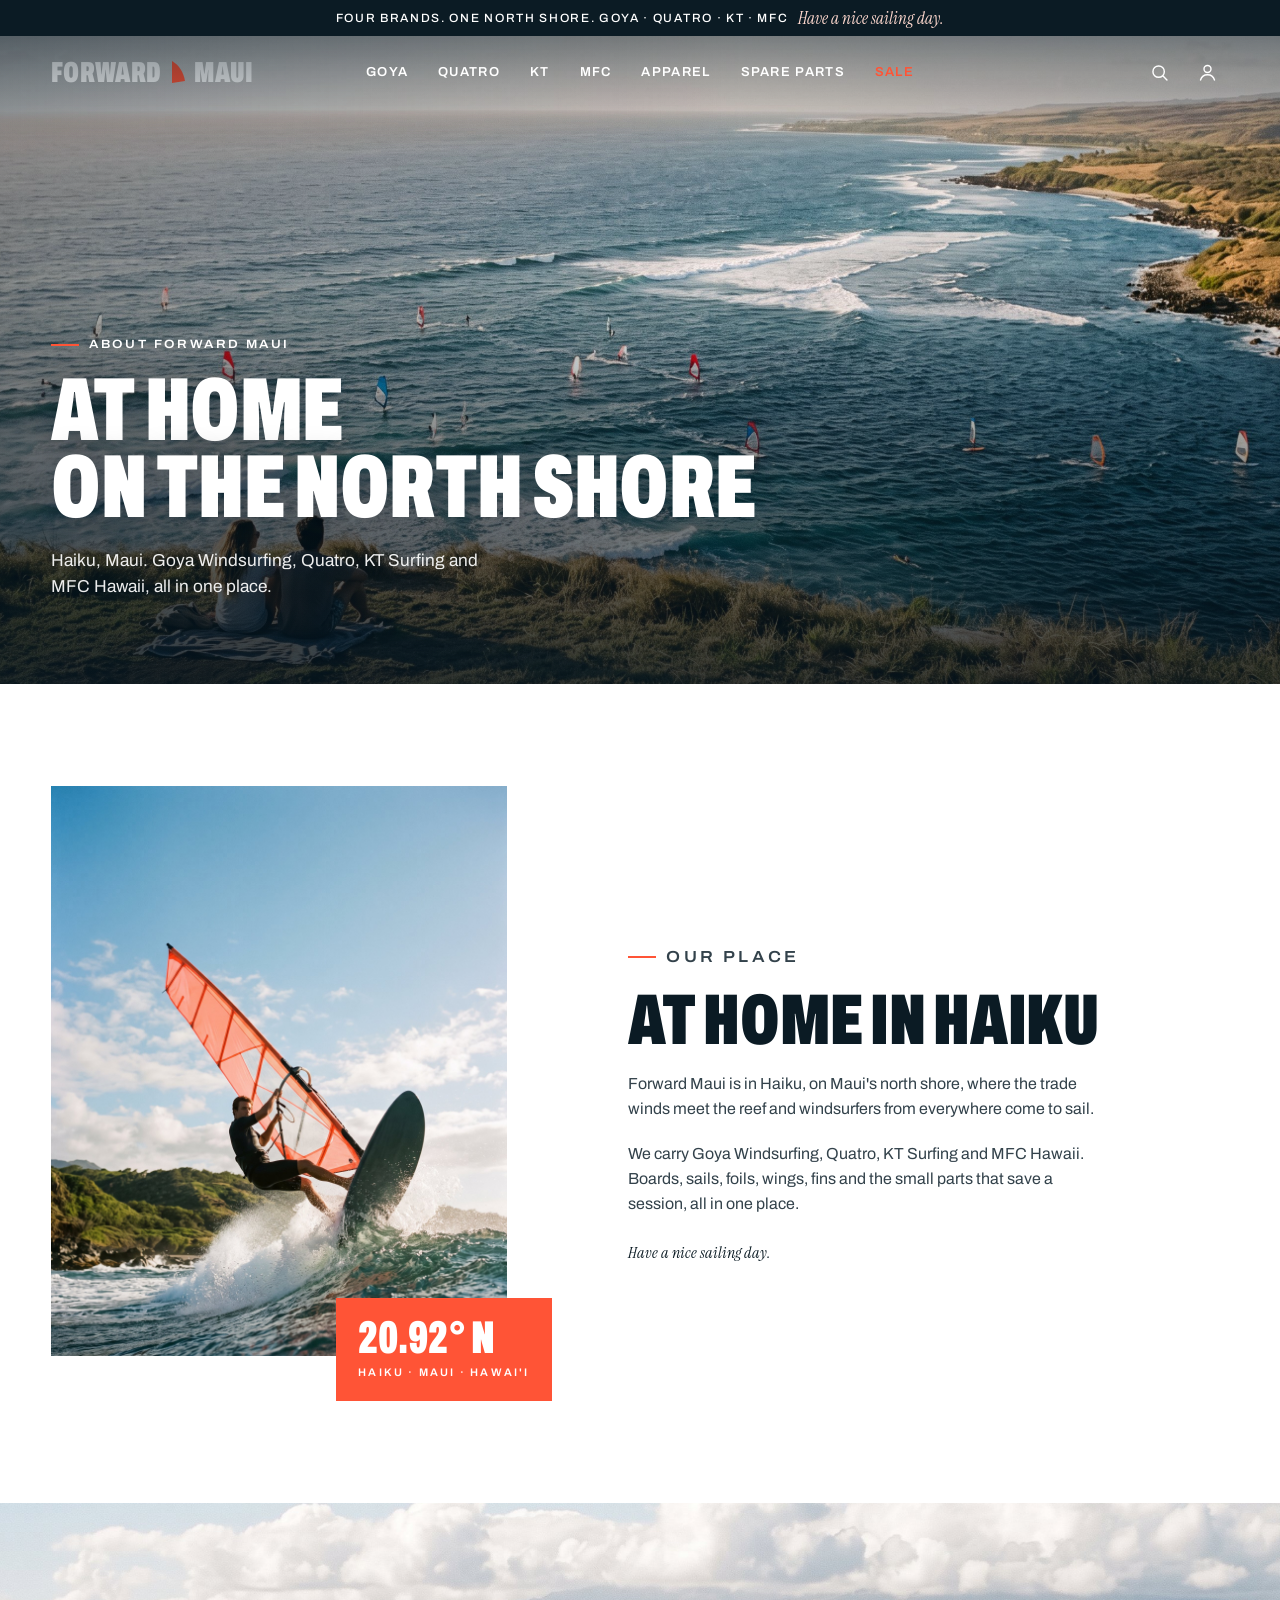
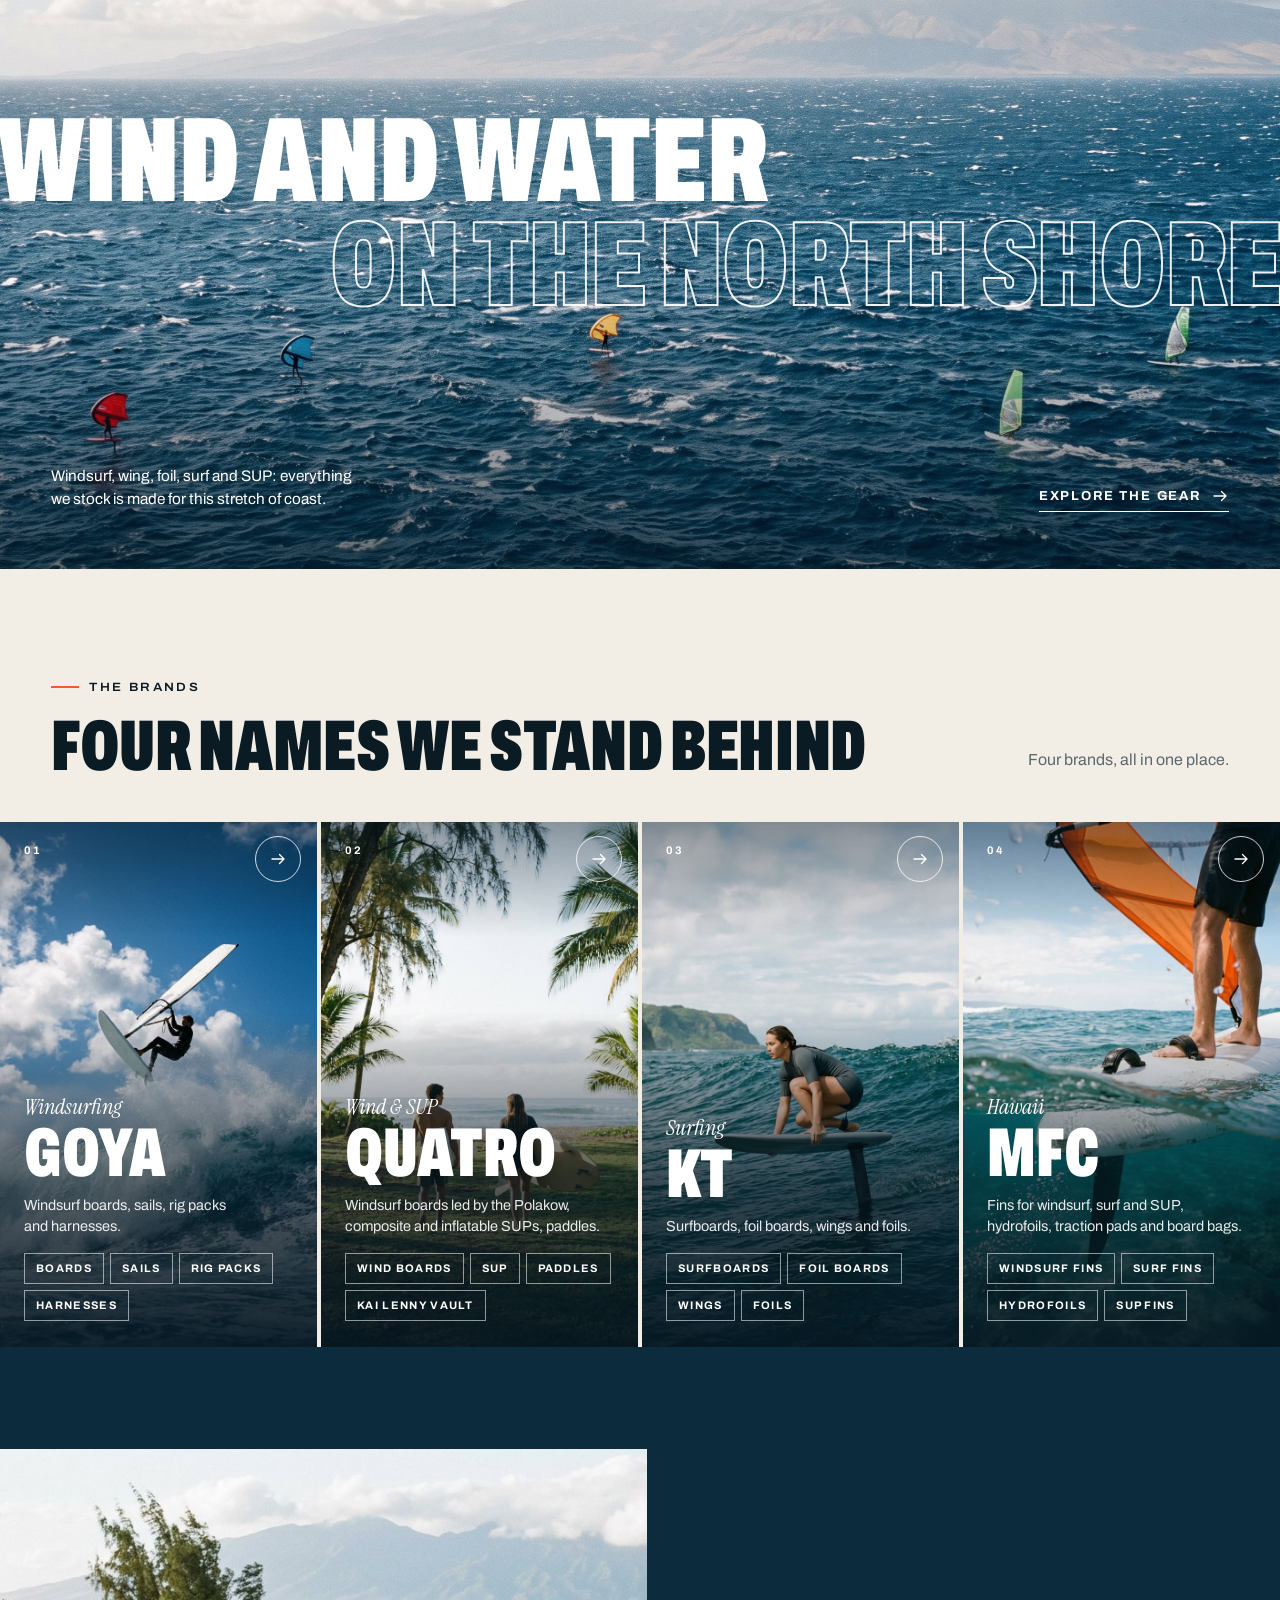
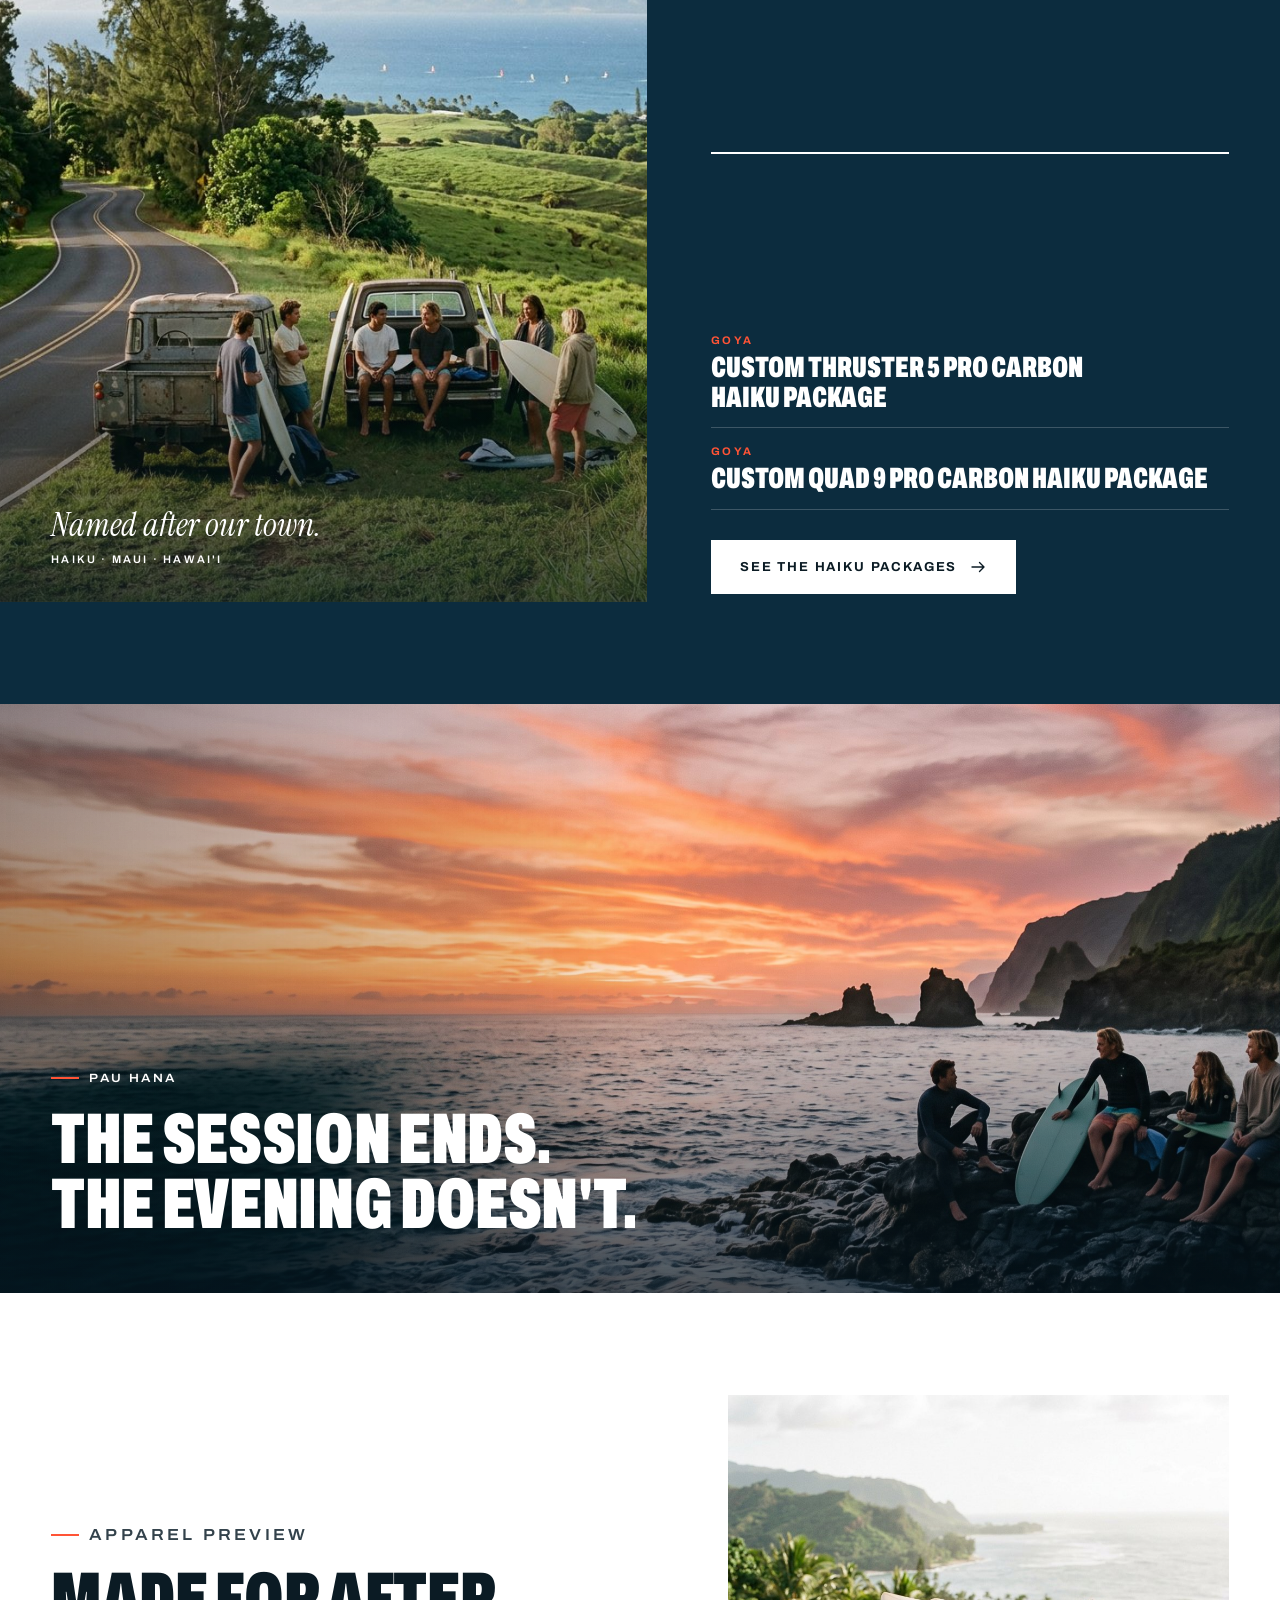
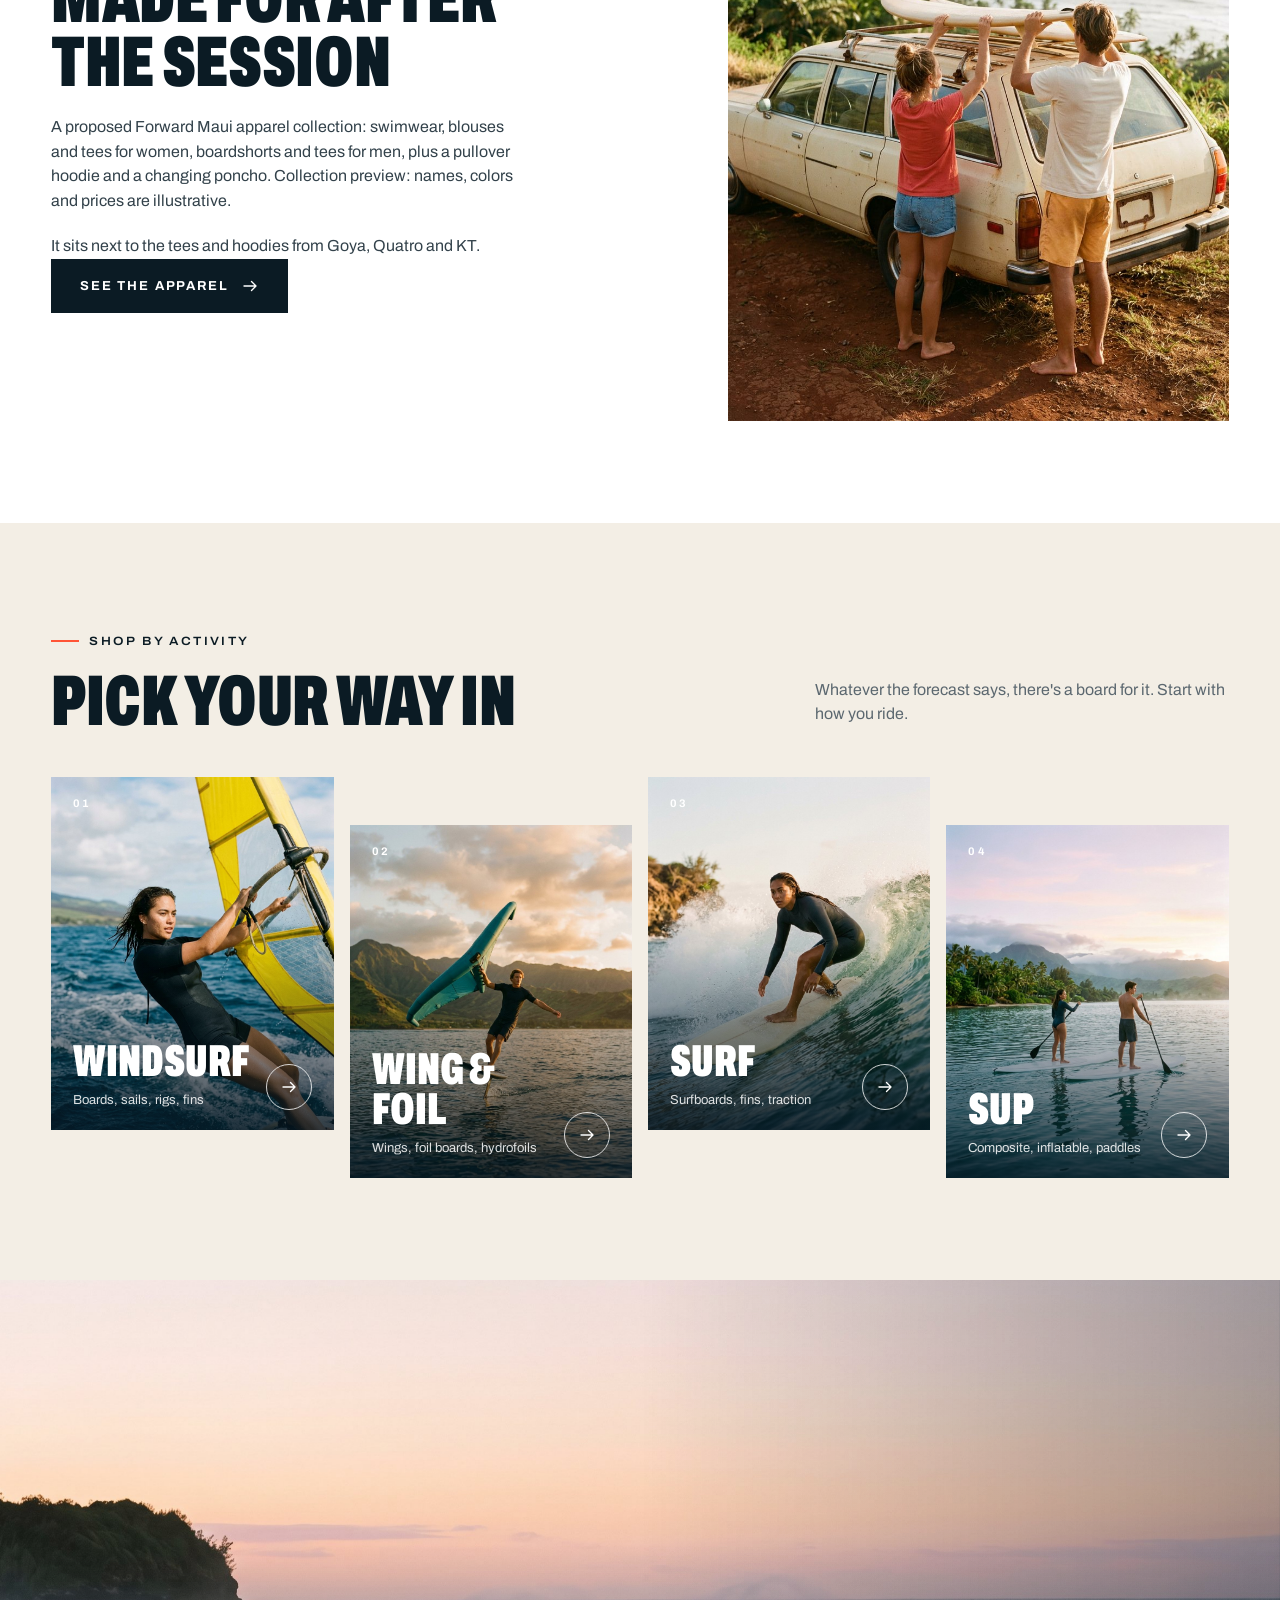
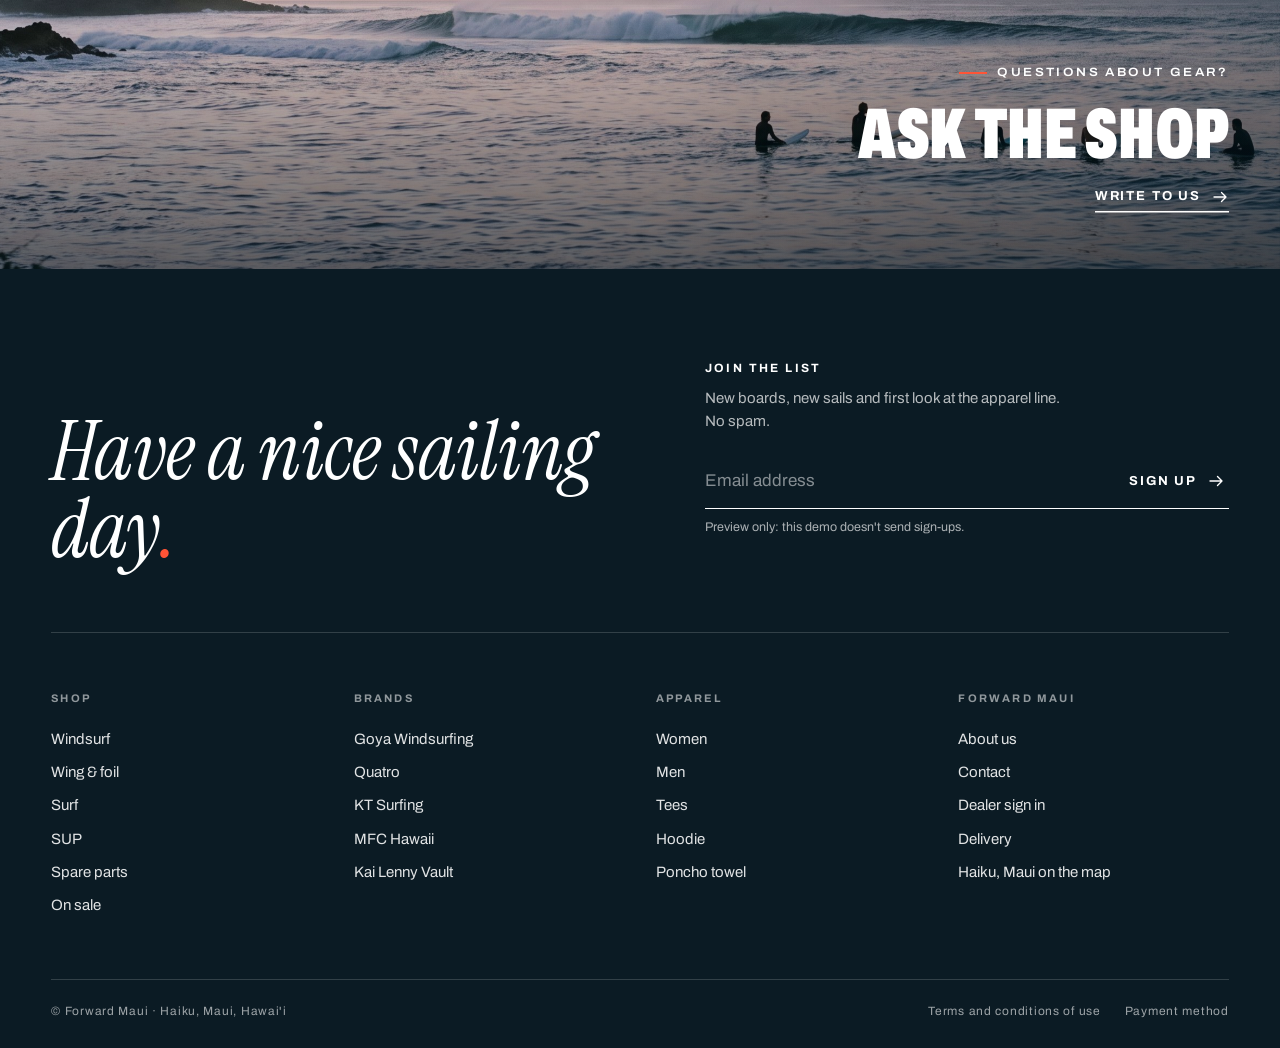
<file: maui/about.html>
<!doctype html>
<html lang="en">
<head>
<meta charset="utf-8">
<meta name="viewport" content="width=device-width, initial-scale=1">
<title>About | Forward Maui, Haiku, Maui</title>
<meta name="description" content="Forward Maui in Haiku, Maui: Goya Windsurfing, Quatro, KT Surfing and MFC Hawaii, all in one place, plus a preview of a proposed apparel line.">
<meta name="theme-color" content="#0b1b24">
<link rel="preconnect" href="https://fonts.googleapis.com">
<link rel="preconnect" href="https://fonts.gstatic.com" crossorigin>
<link href="https://fonts.googleapis.com/css2?family=Archivo:wdth,wght@62..125,100..900&family=Instrument+Serif:ital@0;1&display=swap" rel="stylesheet">
<link rel="stylesheet" href="assets/styles.css">
<link rel="stylesheet" href="assets/info.css">
</head>
<body>
<a class="skip" href="#main">Skip to content</a>

<!-- Icon and board-outline sprite -->
<svg width="0" height="0" style="position:absolute" aria-hidden="true" focusable="false">
  <defs>
    <symbol id="i-arrow" viewBox="0 0 24 24" fill="none" stroke="currentColor" stroke-width="1.8" stroke-linecap="round" stroke-linejoin="round"><path d="M4 12h16M14 6l6 6-6 6"/></symbol>
    <symbol id="i-back" viewBox="0 0 24 24" fill="none" stroke="currentColor" stroke-width="1.8" stroke-linecap="round" stroke-linejoin="round"><path d="M20 12H4M10 6l-6 6 6 6"/></symbol>
    <symbol id="i-sail" viewBox="0 0 15 22"><path fill="currentColor" d="M2 0c7 4 11.500 11 13 20L2 22z"/></symbol>
    <symbol id="i-search" viewBox="0 0 24 24" fill="none" stroke="currentColor" stroke-width="1.6" stroke-linecap="round"><circle cx="11" cy="11" r="6.5"/><path d="M16 16l4.500 4.500"/></symbol>
    <symbol id="i-user" viewBox="0 0 24 24" fill="none" stroke="currentColor" stroke-width="1.6" stroke-linecap="round"><circle cx="12" cy="8" r="4"/><path d="M4 20.500c1.200-4 4.200-6 8-6s6.800 2 8 6"/></symbol>
    <symbol id="i-menu" viewBox="0 0 24 24" fill="none" stroke="currentColor" stroke-width="1.8" stroke-linecap="round"><path d="M3 7h18M3 12h18M3 17h12"/></symbol>
    <symbol id="i-close" viewBox="0 0 24 24" fill="none" stroke="currentColor" stroke-width="1.8" stroke-linecap="round"><path d="M5 5l14 14M19 5L5 19"/></symbol>
    <symbol id="i-pin" viewBox="0 0 24 24" fill="none" stroke="currentColor" stroke-width="1.6" stroke-linecap="round" stroke-linejoin="round"><path d="M12 21.500s7-6.200 7-11.500a7 7 0 10-14 0c0 5.300 7 11.500 7 11.500z"/><circle cx="12" cy="10" r="2.600"/></symbol>
    <symbol id="i-mail" viewBox="0 0 24 24" fill="none" stroke="currentColor" stroke-width="1.6" stroke-linecap="round" stroke-linejoin="round"><rect x="3" y="5.500" width="18" height="13" rx="1.500"/><path d="M3.500 7l8.500 6.500L20.500 7"/></symbol>
    <symbol id="i-box" viewBox="0 0 24 24" fill="none" stroke="currentColor" stroke-width="1.6" stroke-linecap="round" stroke-linejoin="round"><path d="M12 3l8.500 4.500v9L12 21l-8.500-4.500v-9z"/><path d="M3.500 7.500L12 12l8.500-4.500M12 12v9"/></symbol>
    <symbol id="i-key" viewBox="0 0 24 24" fill="none" stroke="currentColor" stroke-width="1.6" stroke-linecap="round" stroke-linejoin="round"><circle cx="8" cy="15" r="4.500"/><path d="M11.500 11.500L20 3M16 7l3 3M13.500 9.500l2 2"/></symbol>

    <!-- Board outlines (stylised templates, top view) -->
    <symbol id="b-wave" viewBox="0 0 120 400" fill="none" stroke="currentColor" stroke-width="1.6" stroke-linecap="round" stroke-linejoin="round">
      <path fill="var(--bf)" d="M60 6C84 42 100 122 100 212c0 78-10 138-26 180q-14 6-28 0C30 350 20 290 20 212 20 122 36 42 60 6z"/>
      <path d="M60 20v366" stroke-dasharray="2 7" opacity=".55"/>
      <rect x="56" y="150" width="8" height="46" rx="4"/>
      <path d="M40 232q8-10 16 0M64 232q8-10 16 0M52 296q8-10 16 0" />
      <rect x="57.500" y="336" width="5" height="30" rx="2.500"/><rect x="36" y="318" width="4.500" height="22" rx="2.200" transform="rotate(-6 38 329)"/><rect x="79.500" y="318" width="4.500" height="22" rx="2.200" transform="rotate(6 82 329)"/>
    </symbol>
    <symbol id="b-sup" viewBox="0 0 120 400" fill="none" stroke="currentColor" stroke-width="1.6" stroke-linecap="round" stroke-linejoin="round">
      <path fill="var(--bf)" d="M60 5C90 30 106 112 106 204c0 92-12 158-30 190H44C26 362 14 296 14 204 14 112 30 30 60 5z"/>
      <path d="M60 18v368" stroke-dasharray="2 7" opacity=".55"/>
      <rect x="34" y="150" width="52" height="150" rx="14" opacity=".8"/>
      <path d="M52 205h16"/>
      <rect x="57.500" y="342" width="5" height="32" rx="2.500"/><rect x="34" y="330" width="4.500" height="20" rx="2.200"/><rect x="81.500" y="330" width="4.500" height="20" rx="2.200"/>
    </symbol>
    <symbol id="b-long" viewBox="0 0 120 400" fill="none" stroke="currentColor" stroke-width="1.6" stroke-linecap="round" stroke-linejoin="round">
      <path fill="var(--bf)" d="M60 5C82 9 95 60 97 150c2 108-8 198-24 244q-13 5-26 0C31 348 21 258 23 150 25 60 38 9 60 5z"/>
      <path d="M60 8v384" opacity=".7"/>
      <rect x="57.500" y="330" width="5" height="44" rx="2.500"/>
      <path d="M44 44q16-12 32 0" opacity=".6"/>
    </symbol>
    <symbol id="b-foil" viewBox="0 0 120 400" fill="none" stroke="currentColor" stroke-width="1.6" stroke-linecap="round" stroke-linejoin="round">
      <path fill="var(--bf)" d="M60 78c26 4 42 36 42 100 0 62-4 112-12 142H30C22 290 18 240 18 178c0-64 16-96 42-100z"/>
      <path d="M60 92v214" stroke-dasharray="2 7" opacity=".55"/>
      <path d="M52 232v62M68 232v62"/>
      <path d="M38 150q8-10 16 0M66 150q8-10 16 0M52 206q8-10 16 0"/>
      <path d="M22 356h76M60 338v36" opacity=".6"/><path d="M34 356q26-14 52 0" opacity=".6"/>
    </symbol>
  </defs>
</svg>

<div class="announce"><span>Four brands. One north shore.<span class="hide-s"> Goya · Quatro · KT · MFC</span></span><em>Have a nice sailing day.</em></div>

<header class="header" id="top">
  <div class="container header__in">
    <button class="tool burger" id="burger" aria-label="Open menu" aria-expanded="false" aria-controls="drawer"><svg><use href="#i-menu"/></svg></button>
    <a class="header__logo" href="index.html" aria-label="Forward Maui, home">Forward<svg aria-hidden="true"><use href="#i-sail"/></svg>Maui</a>

    <nav class="nav" aria-label="Main">
      <div class="nav__item">
        <a class="nav__link" href="shop.html#goya">Goya</a>
        <div class="mega"><div class="container mega__in">
          <div class="mega__lead"><p class="h-display">Goya Windsurfing</p><p>Wave, freestyle and freeride boards, sails and complete rigs.</p><a class="link-arrow" href="shop.html#goya">Shop all Goya <svg><use href="#i-arrow"/></svg></a></div>
          <div class="mega__col"><h3>Boards</h3><a href="shop.html#goya-boards">Haiku Packages</a><a href="shop.html#goya-boards">Wave &amp; freewave</a><a href="shop.html#goya-boards">Freestyle</a><a href="shop.html#goya-boards">Freeride</a></div>
          <div class="mega__col"><h3>Sails</h3><a href="shop.html#goya-sails">Wave: Banzai, Fringe</a><a href="shop.html#goya-sails">Freestyle: Cypher</a><a href="shop.html#goya-sails">Freeride: Nexus</a><a href="shop.html#goya-sails">Freerace: Mark</a></div>
          <div class="mega__col"><h3>Rig packs</h3><a href="shop.html#goya-rig-packs">Nexus rigs</a><a href="shop.html#goya-rig-packs">Scion rig</a><a href="shop.html#goya-rig-packs">Surf rig</a><a href="shop.html#goya-surf-range">Goya Surf range</a></div>
          <div class="mega__col"><h3>Components</h3><a href="shop.html#goya-booms">Booms</a><a href="shop.html#goya-masts">Masts</a><a href="shop.html#goya-ext">Extensions</a><a href="shop.html#goya-accessories">Accessories</a></div>
        </div></div>
      </div>
      <div class="nav__item">
        <a class="nav__link" href="shop.html#quatro">Quatro</a>
        <div class="mega"><div class="container mega__in">
          <div class="mega__lead"><p class="h-display">Quatro</p><p>Wind boards, stand-up paddle and the Kai Lenny Vault.</p><a class="link-arrow" href="shop.html#quatro">Shop all Quatro <svg><use href="#i-arrow"/></svg></a></div>
          <div class="mega__col"><h3>Wind</h3><a href="shop.html#quatro-wind">Polakow Haiku Package</a><a href="shop.html#quatro-wind">Pyramid 6</a><a href="shop.html#quatro-wind">Cube 6</a><a href="shop.html#quatro-wind">Power 4</a></div>
          <div class="mega__col"><h3>SUP</h3><a href="shop.html#composite">Composite</a><a href="shop.html#air">Inflatable</a><a href="shop.html#paddles">Paddles</a></div>
          <div class="mega__col"><h3>Kai Lenny Vault</h3><a href="shop.html#kai-lenny-quatro-sup">Kai Lenny SUP Surf</a><a href="shop.html#kai-lenny-quatro-sup">Kai Lenny SUP Log</a></div>
          <div class="mega__col"><h3>More</h3><a href="shop.html#quatro-apparel">Quatro apparel</a><a href="shop.html#spare-parts">Board spares</a></div>
        </div></div>
      </div>
      <div class="nav__item">
        <a class="nav__link" href="shop.html#kt">KT</a>
        <div class="mega"><div class="container mega__in">
          <div class="mega__lead"><p class="h-display">KT Surfing</p><p>Surfboards, foil boards, wings and foils.</p><a class="link-arrow" href="shop.html#kt">Shop all KT <svg><use href="#i-arrow"/></svg></a></div>
          <div class="mega__col"><h3>Surfboards</h3><a href="shop.html#kt-surfboards">Yardstick 4</a><a href="shop.html#kt-surfboards">Ministick 2</a><a href="shop.html#kt-surfboards">Crusher 5</a></div>
          <div class="mega__col"><h3>Foil boards</h3><a href="shop.html#downwind-foil-board">Downwind</a><a href="shop.html#foil-surf-and-wing-boards">Foil surf &amp; wing</a><a href="shop.html#kt-foil-boards">Kite &amp; dock start</a></div>
          <div class="mega__col"><h3>Wing</h3><a href="shop.html#kt-wing">Wings</a><a href="shop.html#kt-wing-accessories">Wing accessories</a></div>
          <div class="mega__col"><h3>Foils</h3><a href="shop.html#kt-foils">Foils</a><a href="shop.html#kt-foils">Foil parts</a><a href="shop.html#kt-foils">Assembly parts</a></div>
        </div></div>
      </div>
      <div class="nav__item">
        <a class="nav__link" href="shop.html#mfc">MFC</a>
        <div class="mega"><div class="container mega__in">
          <div class="mega__lead"><p class="h-display">MFC Hawaii</p><p>Fins, hydrofoils and the accessories that finish a setup.</p><a class="link-arrow" href="shop.html#mfc">Shop all MFC <svg><use href="#i-arrow"/></svg></a></div>
          <div class="mega__col"><h3>Windsurf</h3><a href="shop.html#mfc-windsurf">Windsurf fins</a><a href="shop.html#mfc-windsurf">Windsurf accessories</a></div>
          <div class="mega__col"><h3>Surf</h3><a href="shop.html#mfc-surf">Surf fins</a><a href="shop.html#mfc-surf">Traction &amp; accessories</a></div>
          <div class="mega__col"><h3>Foil</h3><a href="shop.html#mfc-foil">Hydrofoils</a><a href="shop.html#mfc-foil">Foil parts</a><a href="shop.html#mfc-foil">Foil board bags</a></div>
          <div class="mega__col"><h3>SUP</h3><a href="shop.html#mfc-sup">SUP fins</a><a href="shop.html#mfc-sup">SUP accessories</a></div>
        </div></div>
      </div>
      <div class="nav__item">
        <a class="nav__link" href="apparel.html">Apparel</a>
        <div class="mega"><div class="container mega__in">
          <div class="mega__lead"><p class="h-display">Apparel</p><p>The Forward Maui line, plus tees and hoodies from the brands.</p><a class="link-arrow" href="apparel.html">See all apparel <svg><use href="#i-arrow"/></svg></a></div>
          <div class="mega__col"><h3>Forward Maui: women</h3><a href="apparel.html#women">Swimwear</a><a href="apparel.html#women">Blouses</a><a href="apparel.html#women">Tees</a></div>
          <div class="mega__col"><h3>Forward Maui: men</h3><a href="apparel.html#men">Boardshorts</a><a href="apparel.html#men">Tees</a></div>
          <div class="mega__col"><h3>After the session</h3><a href="apparel.html#hoodie">Pullover hoodie</a><a href="apparel.html#poncho">Poncho towel</a></div>
          <div class="mega__col"><h3>From the brands</h3><a href="shop.html#goya-apparel">Goya apparel</a><a href="shop.html#quatro-apparel">Quatro apparel</a><a href="shop.html#kt-apparel">KT apparel</a></div>
        </div></div>
      </div>
      <div class="nav__item"><a class="nav__link" href="shop.html#spare-parts">Spare parts</a></div>
      <div class="nav__item"><a class="nav__link nav__link--sale" href="shop.html#on-sale">Sale</a></div>
    </nav>

    <div class="header__tools">
      <a class="tool tool--hide-m" href="shop.html" aria-label="Search the shop"><svg><use href="#i-search"/></svg></a>
      <a class="tool tool--hide-m" href="contact.html" aria-label="Dealer sign in"><svg><use href="#i-user"/></svg></a>
    </div>
  </div>
</header>

<!-- Mobile menu -->
<div class="drawer" id="drawer" aria-hidden="true">
  <div class="drawer__scrim" data-drawer-close></div>
  <div class="drawer__panel" role="dialog" aria-label="Menu">
    <div class="drawer__top">
      <a class="header__logo" href="index.html">Forward<svg aria-hidden="true"><use href="#i-sail"/></svg>Maui</a>
      <button class="tool" data-drawer-close aria-label="Close menu"><svg><use href="#i-close"/></svg></button>
    </div>
    <details><summary>Goya</summary><ul><li><a href="shop.html#goya-boards">Boards</a></li><li><a href="shop.html#goya-sails">Sails</a></li><li><a href="shop.html#goya-rig-packs">Rig packs</a></li><li><a href="shop.html#goya-compts">Booms, masts &amp; extensions</a></li><li><a href="shop.html#goya-surf-range">Goya Surf range</a></li></ul></details>
    <details><summary>Quatro</summary><ul><li><a href="shop.html#quatro-wind">Wind boards</a></li><li><a href="shop.html#quatro-sup">SUP: composite &amp; inflatable</a></li><li><a href="shop.html#paddles">Paddles</a></li><li><a href="shop.html#kai-lenny-quatro-sup">Kai Lenny Vault</a></li></ul></details>
    <details><summary>KT</summary><ul><li><a href="shop.html#kt-surfboards">Surfboards</a></li><li><a href="shop.html#kt-foil-boards">Foil boards</a></li><li><a href="shop.html#kt-wing">Wings</a></li><li><a href="shop.html#kt-foils">Foils &amp; parts</a></li></ul></details>
    <details><summary>MFC</summary><ul><li><a href="shop.html#mfc-windsurf">Windsurf fins</a></li><li><a href="shop.html#mfc-surf">Surf fins &amp; traction</a></li><li><a href="shop.html#mfc-foil">Hydrofoils &amp; parts</a></li><li><a href="shop.html#mfc-sup">SUP fins</a></li></ul></details>
    <details><summary>Apparel</summary><ul><li><a href="apparel.html#women">Women</a></li><li><a href="apparel.html#men">Men</a></li><li><a href="apparel.html#hoodie">Hoodie</a></li><li><a href="apparel.html#poncho">Poncho towel</a></li><li><a href="shop.html#goya-apparel">Brand tees &amp; hoodies</a></li></ul></details>
    <a class="drawer__link" href="shop.html#spare-parts">Spare parts</a>
    <a class="drawer__link drawer__link--sale" href="shop.html#on-sale">Sale</a>
    <div class="drawer__foot"><a href="about.html">About Forward Maui</a><a href="contact.html">Contact &amp; dealer sign in</a><span>Haiku, Maui, Hawai'i</span></div>
  </div>
</div>

<main id="main">

<!-- HERO -->
<section class="hero hero--page" aria-labelledby="t-hero">
  <div class="hero__media"><img src="assets/img/band-lookout.jpg" alt="Two people on a grassy lookout watch a bay full of windsurf sails along Maui's north shore" fetchpriority="high"></div>
  <div class="hero__shade"></div>
  <div class="container hero__in">
    <div class="hero__head">
      <p class="eyebrow rise">About Forward Maui</p>
      <h1 class="h-display h-xl hero__title rise" id="t-hero"><span>At home</span><span>on the north shore</span></h1>
    </div>
    <div class="hero__foot">
      <p class="hero__sub rise">Haiku, Maui. Goya Windsurfing, Quatro, KT Surfing and MFC Hawaii, all in one place.</p>
    </div>
  </div>
</section>

<!-- STORY -->
<section class="section" aria-labelledby="t-story">
  <div class="container story">
    <div class="story__pics" data-reveal>
      <div class="story__pic"><img src="assets/img/hero-phone.jpg" alt="A windsurfer launches off a wave under an orange sail, green headland behind" loading="lazy" style="object-position:62% 60%"></div>
      <div class="story__tag"><b>20.92° N</b><span>Haiku · Maui · Hawai'i</span></div>
    </div>
    <div class="story__text" data-stagger>
      <p class="eyebrow" data-reveal>Our place</p>
      <h2 class="h-display h-lg" id="t-story" data-reveal>At home in Haiku</h2>
      <p data-reveal>Forward Maui is in Haiku, on Maui's north shore, where the trade winds meet the reef and windsurfers from everywhere come to sail.</p>
      <p data-reveal>We carry Goya Windsurfing, Quatro, KT Surfing and MFC Hawaii. Boards, sails, foils, wings, fins and the small parts that save a session, all in one place.</p>
      <p class="serif-note" data-reveal>Have a nice sailing day.</p>
    </div>
  </div>
</section>

<!-- BAND: SCROLL-LINKED -->
<section class="band band--scroll" data-scroll-band aria-labelledby="t-band1">
  <div class="band__media"><img class="band__img" src="assets/img/band-whitecaps.jpg" alt="Wing foilers and windsurfers cross open blue water streaked with whitecaps, Haleakalā under clouds on the horizon" loading="lazy"></div>
  <div class="band__shade"></div>
  <h2 class="band__lines band__lines--long" id="t-band1"><span class="band__line band__line--a">Wind and water</span><span class="band__line band__line--b">on the north shore</span></h2>
  <div class="container band__in">
    <p data-reveal>Windsurf, wing, foil, surf and SUP: everything we stock is made for this stretch of coast.</p>
    <a class="link-arrow" href="shop.html" data-reveal>Explore the gear <svg><use href="#i-arrow"/></svg></a>
  </div>
</section>

<!-- BRANDS: photographic panels -->
<section class="section section--sand section--flush" aria-labelledby="t-brands">
  <div class="container">
    <div class="section-head" data-reveal>
      <div><p class="eyebrow">The brands</p><h2 class="h-display h-lg" id="t-brands">Four names we stand behind</h2></div>
      <div class="section-head__aside"><p class="lede">Four brands, all in one place.</p></div>
    </div>
  </div>
  <div class="bpanels" data-stagger>
    <article class="bpanel" data-reveal>
      <img class="bpanel__img" src="assets/img/brand-goya.jpg" alt="A windsurfer launches off the lip of a wave under a white sail and a blue sky" loading="lazy" style="object-position:50% 40%">
      <span class="bpanel__num" aria-hidden="true">01</span><span class="bpanel__go" aria-hidden="true"><svg><use href="#i-arrow"/></svg></span>
      <div class="bpanel__body">
        <p class="bpanel__kind">Windsurfing</p>
        <h3 class="bpanel__name"><a href="shop.html#goya">Goya</a></h3>
        <p class="bpanel__text">Windsurf boards, sails, rig packs and harnesses.</p>
        <div class="bpanel__links"><a href="shop.html#goya-boards">Boards</a><a href="shop.html#goya-sails">Sails</a><a href="shop.html#goya-rig-packs">Rig packs</a><a href="shop.html#goya-accessories">Harnesses</a></div>
      </div>
    </article>
    <article class="bpanel" data-reveal>
      <img class="bpanel__img" src="assets/img/brand-quatro.jpg" alt="A couple walks across beach-park grass toward the ocean carrying a wave board and a paddle board, palms overhead" loading="lazy">
      <span class="bpanel__num" aria-hidden="true">02</span><span class="bpanel__go" aria-hidden="true"><svg><use href="#i-arrow"/></svg></span>
      <div class="bpanel__body">
        <p class="bpanel__kind">Wind &amp; SUP</p>
        <h3 class="bpanel__name"><a href="shop.html#quatro">Quatro</a></h3>
        <p class="bpanel__text">Windsurf boards led by the Polakow, composite and inflatable SUPs, paddles.</p>
        <div class="bpanel__links"><a href="shop.html#quatro-wind">Wind boards</a><a href="shop.html#quatro-sup">SUP</a><a href="shop.html#paddles">Paddles</a><a href="shop.html#kai-lenny-quatro-sup">Kai Lenny Vault</a></div>
      </div>
    </article>
    <article class="bpanel" data-reveal>
      <img class="bpanel__img" src="assets/img/brand-kt.jpg" alt="A woman crouches on a short board riding a hydrofoil above the water, green cliffs behind" loading="lazy" style="object-position:56% 50%">
      <span class="bpanel__num" aria-hidden="true">03</span><span class="bpanel__go" aria-hidden="true"><svg><use href="#i-arrow"/></svg></span>
      <div class="bpanel__body">
        <p class="bpanel__kind">Surfing</p>
        <h3 class="bpanel__name"><a href="shop.html#kt">KT</a></h3>
        <p class="bpanel__text">Surfboards, foil boards, wings and foils.</p>
        <div class="bpanel__links"><a href="shop.html#kt-surfboards">Surfboards</a><a href="shop.html#kt-foil-boards">Foil boards</a><a href="shop.html#kt-wing">Wings</a><a href="shop.html#kt-foils">Foils</a></div>
      </div>
    </article>
    <article class="bpanel" data-reveal>
      <img class="bpanel__img" src="assets/img/brand-mfc.jpg" alt="Half underwater view of a board tail and its dark fin over a reef, the rider's feet and an orange sail above the surface" loading="lazy" style="object-position:46% 50%">
      <span class="bpanel__num" aria-hidden="true">04</span><span class="bpanel__go" aria-hidden="true"><svg><use href="#i-arrow"/></svg></span>
      <div class="bpanel__body">
        <p class="bpanel__kind">Hawaii</p>
        <h3 class="bpanel__name"><a href="shop.html#mfc">MFC</a></h3>
        <p class="bpanel__text">Fins for windsurf, surf and SUP, hydrofoils, traction pads and board bags.</p>
        <div class="bpanel__links"><a href="shop.html#mfc-windsurf">Windsurf fins</a><a href="shop.html#mfc-surf">Surf fins</a><a href="shop.html#mfc-foil">Hydrofoils</a><a href="shop.html#mfc-sup">SUP fins</a></div>
      </div>
    </article>
  </div>
</section>

<!-- HAIKU PACKAGE: photo beside the four names -->
<section class="section section--ink" aria-labelledby="t-haiku">
  <div class="haiku">
    <figure class="haiku__photo" data-reveal>
      <img src="assets/img/about-haiku.jpg" alt="Friends with surfboards gather around two old trucks on a country road above the ocean, sails on the water and mountains across the bay" loading="lazy">
      <figcaption><span class="serif-note">Named after our town.</span><small>Haiku · Maui · Hawai'i</small></figcaption>
    </figure>
    <div class="haiku__text">
      <div data-stagger>
        <p class="eyebrow" data-reveal>Flagship builds</p>
        <h2 class="h-display h-lg" id="t-haiku" data-reveal>Named after our town</h2>
        <p class="lede" data-reveal>Goya and Quatro give their top construction the name Haiku Package. We think that's the right name for a board built for these winds.</p>
      </div>
      <ul class="about-haiku__list" data-stagger>
        <li data-reveal><span>Quatro</span><b>Polakow Haiku Package</b></li>
        <li data-reveal><span>Goya</span><b>One 13 Carbon Haiku Package</b></li>
        <li data-reveal><span>Goya</span><b>Custom Thruster 5 Pro Carbon Haiku Package</b></li>
        <li data-reveal><span>Goya</span><b>Custom Quad 9 Pro Carbon Haiku Package</b></li>
      </ul>
      <a class="btn btn--light" href="shop.html#goya-boards" data-reveal>See the Haiku Packages <svg><use href="#i-arrow"/></svg></a>
    </div>
  </div>
</section>

<!-- BAND: SUNSET -->
<section class="band band--sunset" data-parallax aria-labelledby="t-band2">
  <div class="band__media"><img class="band__img" src="assets/img/band-sunset.jpg" alt="Friends sit on lava rocks with their boards under an orange and magenta north-shore sunset" loading="lazy"></div>
  <div class="band__shade"></div>
  <div class="container band__in">
    <p class="eyebrow" data-reveal>Pau hana</p>
    <h2 class="h-display h-lg" id="t-band2" data-reveal>The session ends. The evening doesn't.</h2>
  </div>
</section>

<!-- APPAREL -->
<section class="section" aria-labelledby="t-apparel">
  <div class="container story story--flip">
    <div class="story__text" data-stagger>
      <p class="eyebrow" data-reveal>Apparel preview</p>
      <h2 class="h-display h-lg" id="t-apparel" data-reveal>Made for after the session</h2>
      <p data-reveal>A proposed Forward Maui apparel collection: swimwear, blouses and tees for women, boardshorts and tees for men, plus a pullover hoodie and a changing poncho. Collection preview: names, colors and prices are illustrative.</p>
      <p data-reveal>It sits next to the tees and hoodies from Goya, Quatro and KT.</p>
      <a class="btn btn--ink" href="apparel.html" data-reveal>See the apparel <svg><use href="#i-arrow"/></svg></a>
    </div>
    <div class="story__pics" data-reveal>
      <div class="story__pic"><img src="assets/img/marca.jpg" alt="Two friends load surfboards onto the roof of an old wagon above the coast" loading="lazy"></div>
    </div>
  </div>
</section>

<!-- ACTIVITY TILES -->
<section class="section section--sand" aria-labelledby="t-activity">
  <div class="container">
    <div class="section-head" data-reveal>
      <div><p class="eyebrow">Shop by activity</p><h2 class="h-display h-lg" id="t-activity">Pick your way in</h2></div>
      <div class="section-head__aside"><p class="lede">Whatever the forecast says, there's a board for it. Start with how you ride.</p></div>
    </div>
    <div class="tiles tiles--step" data-stagger>
      <a class="tile" href="shop.html#windsurf" data-reveal><img src="assets/img/tile-windsurf.jpg" alt="A windsurfer leans back against a yellow sail" loading="lazy"><span class="tile__num">01</span><span class="tile__body"><span><span class="tile__name">Windsurf</span><span class="tile__sub">Boards, sails, rigs, fins</span></span><span class="tile__go"><svg><use href="#i-arrow"/></svg></span></span></a>
      <a class="tile" href="shop.html#wing-foil" data-reveal><img src="assets/img/tile-wing.jpg" alt="A wing foiler rides above the water at golden hour, green ridges behind" loading="lazy"><span class="tile__num">02</span><span class="tile__body"><span><span class="tile__name">Wing &amp; foil</span><span class="tile__sub">Wings, foil boards, hydrofoils</span></span><span class="tile__go"><svg><use href="#i-arrow"/></svg></span></span></a>
      <a class="tile" href="shop.html#surf" data-reveal><img src="assets/img/tile-surf.jpg" alt="A surfer sets a bottom turn on a clean green wave" loading="lazy"><span class="tile__num">03</span><span class="tile__body"><span><span class="tile__name">Surf</span><span class="tile__sub">Surfboards, fins, traction</span></span><span class="tile__go"><svg><use href="#i-arrow"/></svg></span></span></a>
      <a class="tile" href="shop.html#sup" data-reveal><img src="assets/img/tile-sup.jpg" alt="Two paddlers cross a flat turquoise bay at dawn" loading="lazy"><span class="tile__num">04</span><span class="tile__body"><span><span class="tile__name">SUP</span><span class="tile__sub">Composite, inflatable, paddles</span></span><span class="tile__go"><svg><use href="#i-arrow"/></svg></span></span></a>
    </div>
  </div>
</section>

<!-- BAND: DAWN / SIGN-OFF -->
<section class="band band--right" data-parallax aria-labelledby="t-band3">
  <div class="band__media"><img class="band__img" src="assets/img/band-dawn.jpg" alt="Five surfers wait on their boards in a pastel dawn lineup" loading="lazy"></div>
  <div class="band__shade"></div>
  <div class="container band__in">
    <p class="eyebrow" data-reveal>Questions about gear?</p>
    <h2 class="h-display h-lg" id="t-band3" data-reveal>Ask the shop</h2>
    <a class="link-arrow" href="contact.html" data-reveal>Write to us <svg><use href="#i-arrow"/></svg></a>
  </div>
</section>

</main>

<!-- FOOTER -->
<footer class="footer">
  <div class="container">
    <div class="footer__top">
      <p class="footer__bye" data-reveal>Have a nice sailing day<span>.</span></p>
      <form class="news" id="newsForm" novalidate data-reveal>
        <h2>Join the list</h2>
        <p>New boards, new sails and first look at the apparel line. No spam.</p>
        <div class="news__row">
          <label class="sr-only" for="newsEmail">Email address</label>
          <input id="newsEmail" type="email" placeholder="Email address" autocomplete="email">
          <button type="submit">Sign up <svg><use href="#i-arrow"/></svg></button>
        </div>
        <p class="news__msg" id="newsMsg" role="status" aria-live="polite"></p>
      </form>
    </div>
    <div class="footer__cols">
      <div><h3>Shop</h3><ul><li><a href="shop.html#windsurf">Windsurf</a></li><li><a href="shop.html#wing-foil">Wing &amp; foil</a></li><li><a href="shop.html#surf">Surf</a></li><li><a href="shop.html#sup">SUP</a></li><li><a href="shop.html#spare-parts">Spare parts</a></li><li><a href="shop.html#on-sale">On sale</a></li></ul></div>
      <div><h3>Brands</h3><ul><li><a href="shop.html#goya">Goya Windsurfing</a></li><li><a href="shop.html#quatro">Quatro</a></li><li><a href="shop.html#kt">KT Surfing</a></li><li><a href="shop.html#mfc">MFC Hawaii</a></li><li><a href="shop.html#kai-lenny-quatro-sup">Kai Lenny Vault</a></li></ul></div>
      <div><h3>Apparel</h3><ul><li><a href="apparel.html#women">Women</a></li><li><a href="apparel.html#men">Men</a></li><li><a href="apparel.html#tees">Tees</a></li><li><a href="apparel.html#hoodie">Hoodie</a></li><li><a href="apparel.html#poncho">Poncho towel</a></li></ul></div>
      <div><h3>Forward Maui</h3><ul><li><a href="about.html">About us</a></li><li><a href="contact.html">Contact</a></li><li><a href="contact.html#dealers">Dealer sign in</a></li><li><a href="contact.html#delivery">Delivery</a></li><li><a href="https://www.google.com/maps?q=20.9205277,-156.3084232" target="_blank" rel="noopener">Haiku, Maui on the map</a></li></ul></div>
    </div>
    <div class="footer__legal">
      <span>© Forward Maui · Haiku, Maui, Hawai'i</span>
      <nav aria-label="Legal"><a href="contact.html#terms">Terms and conditions of use</a><a href="contact.html#payment">Payment method</a></nav>
    </div>
  </div>
</footer>

<script src="assets/app.js"></script>
</body>
</html>
</file>
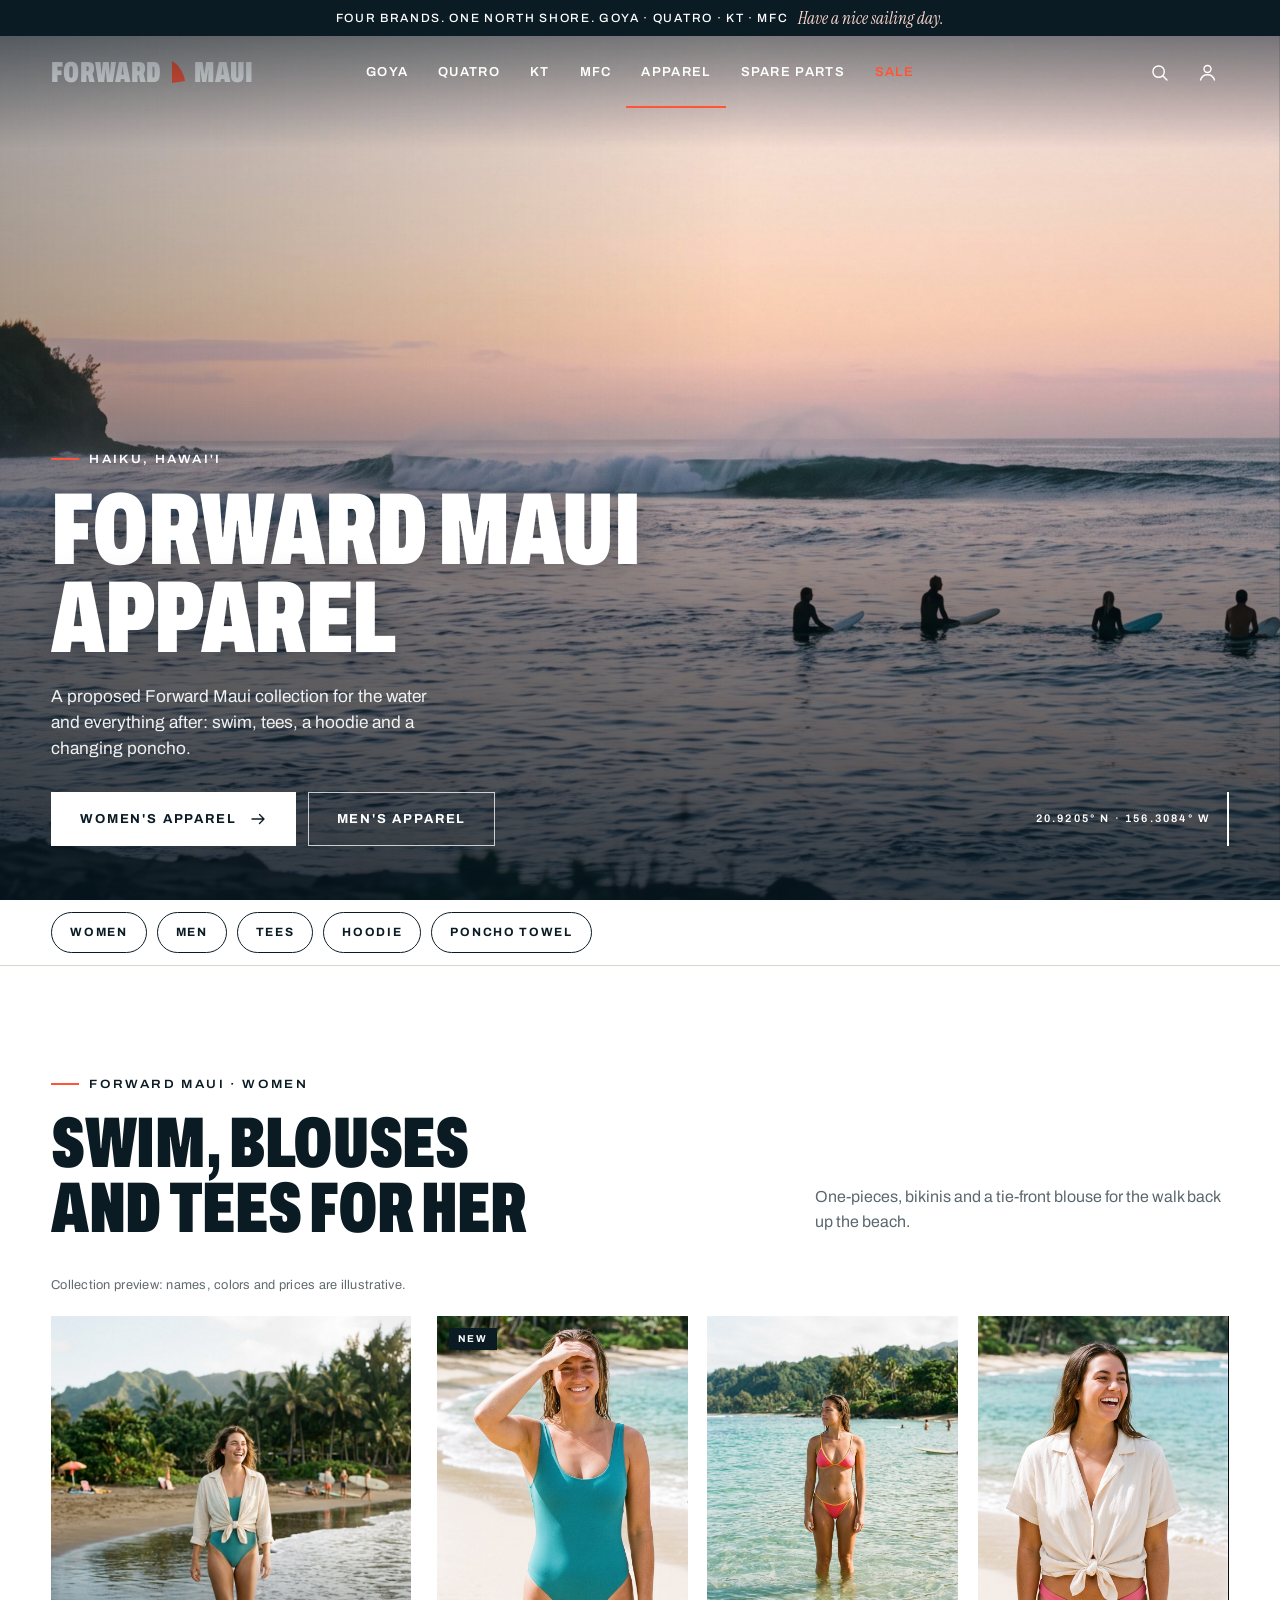
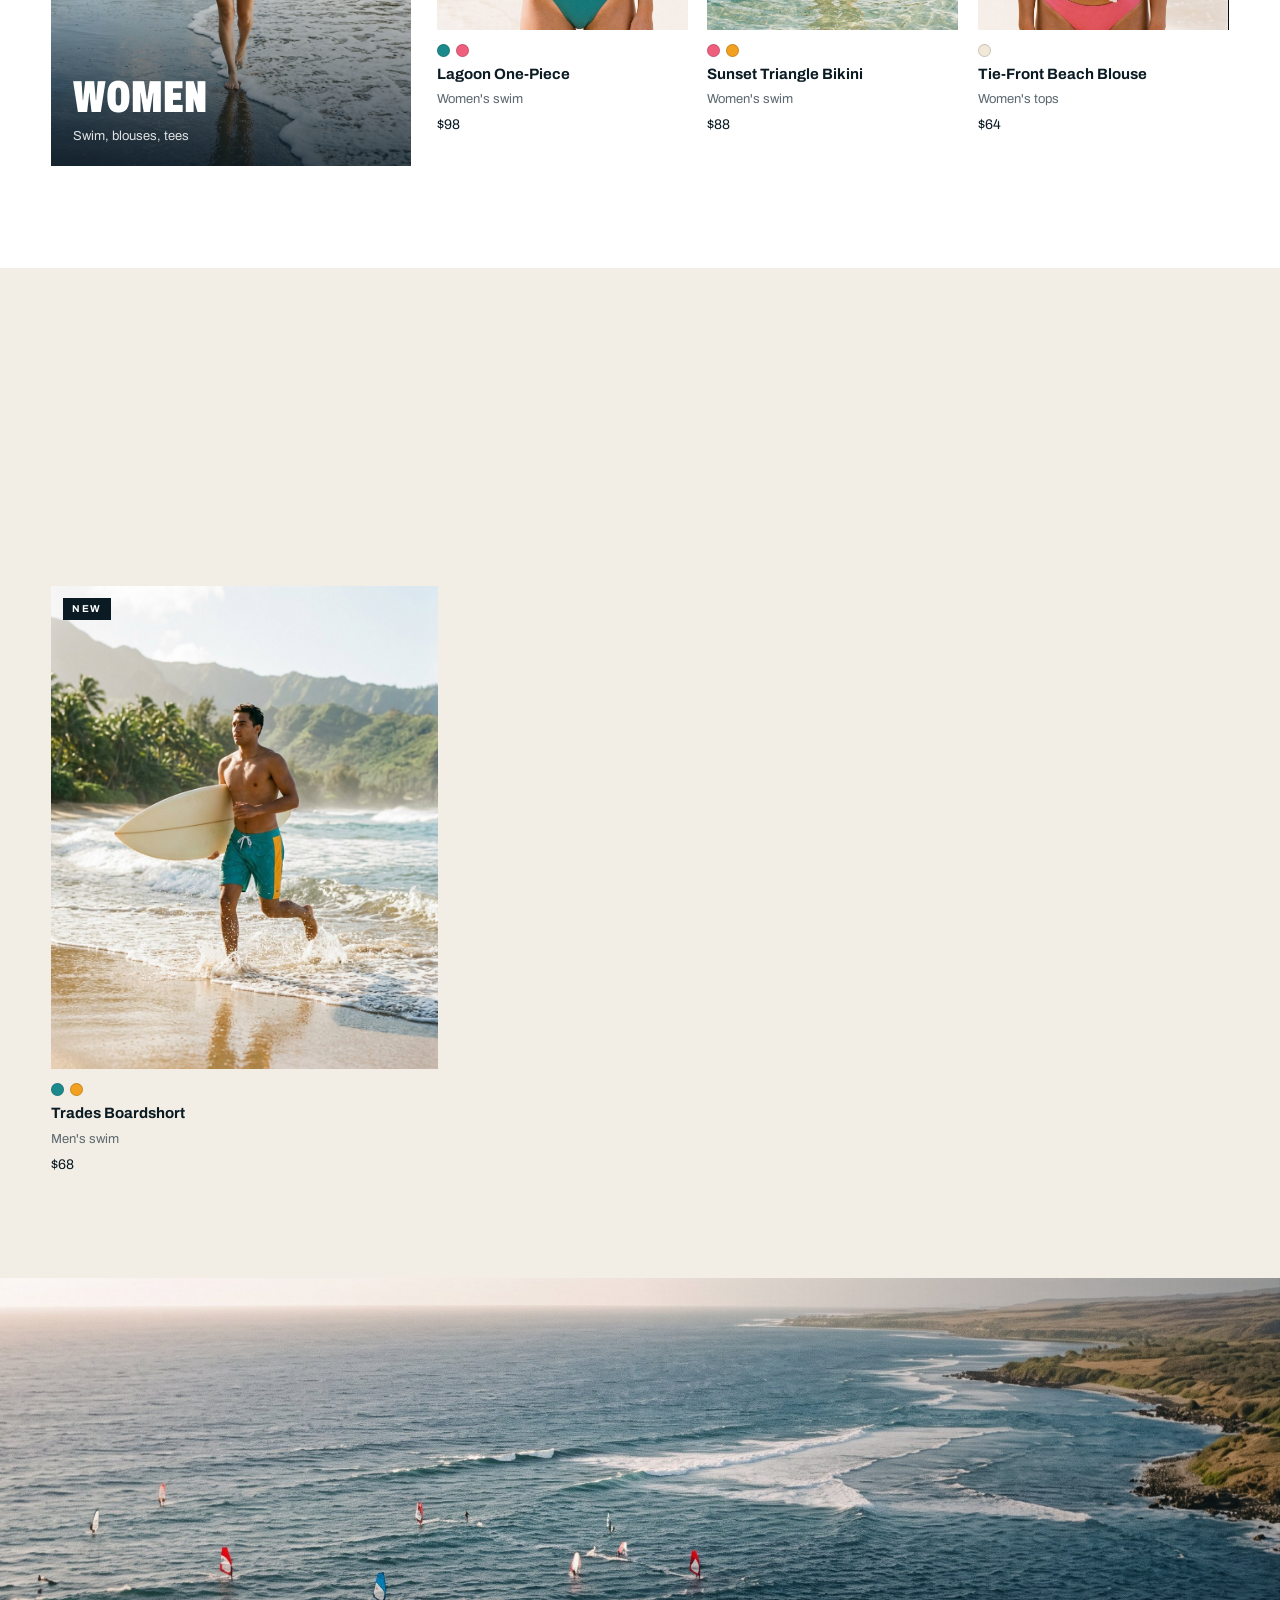
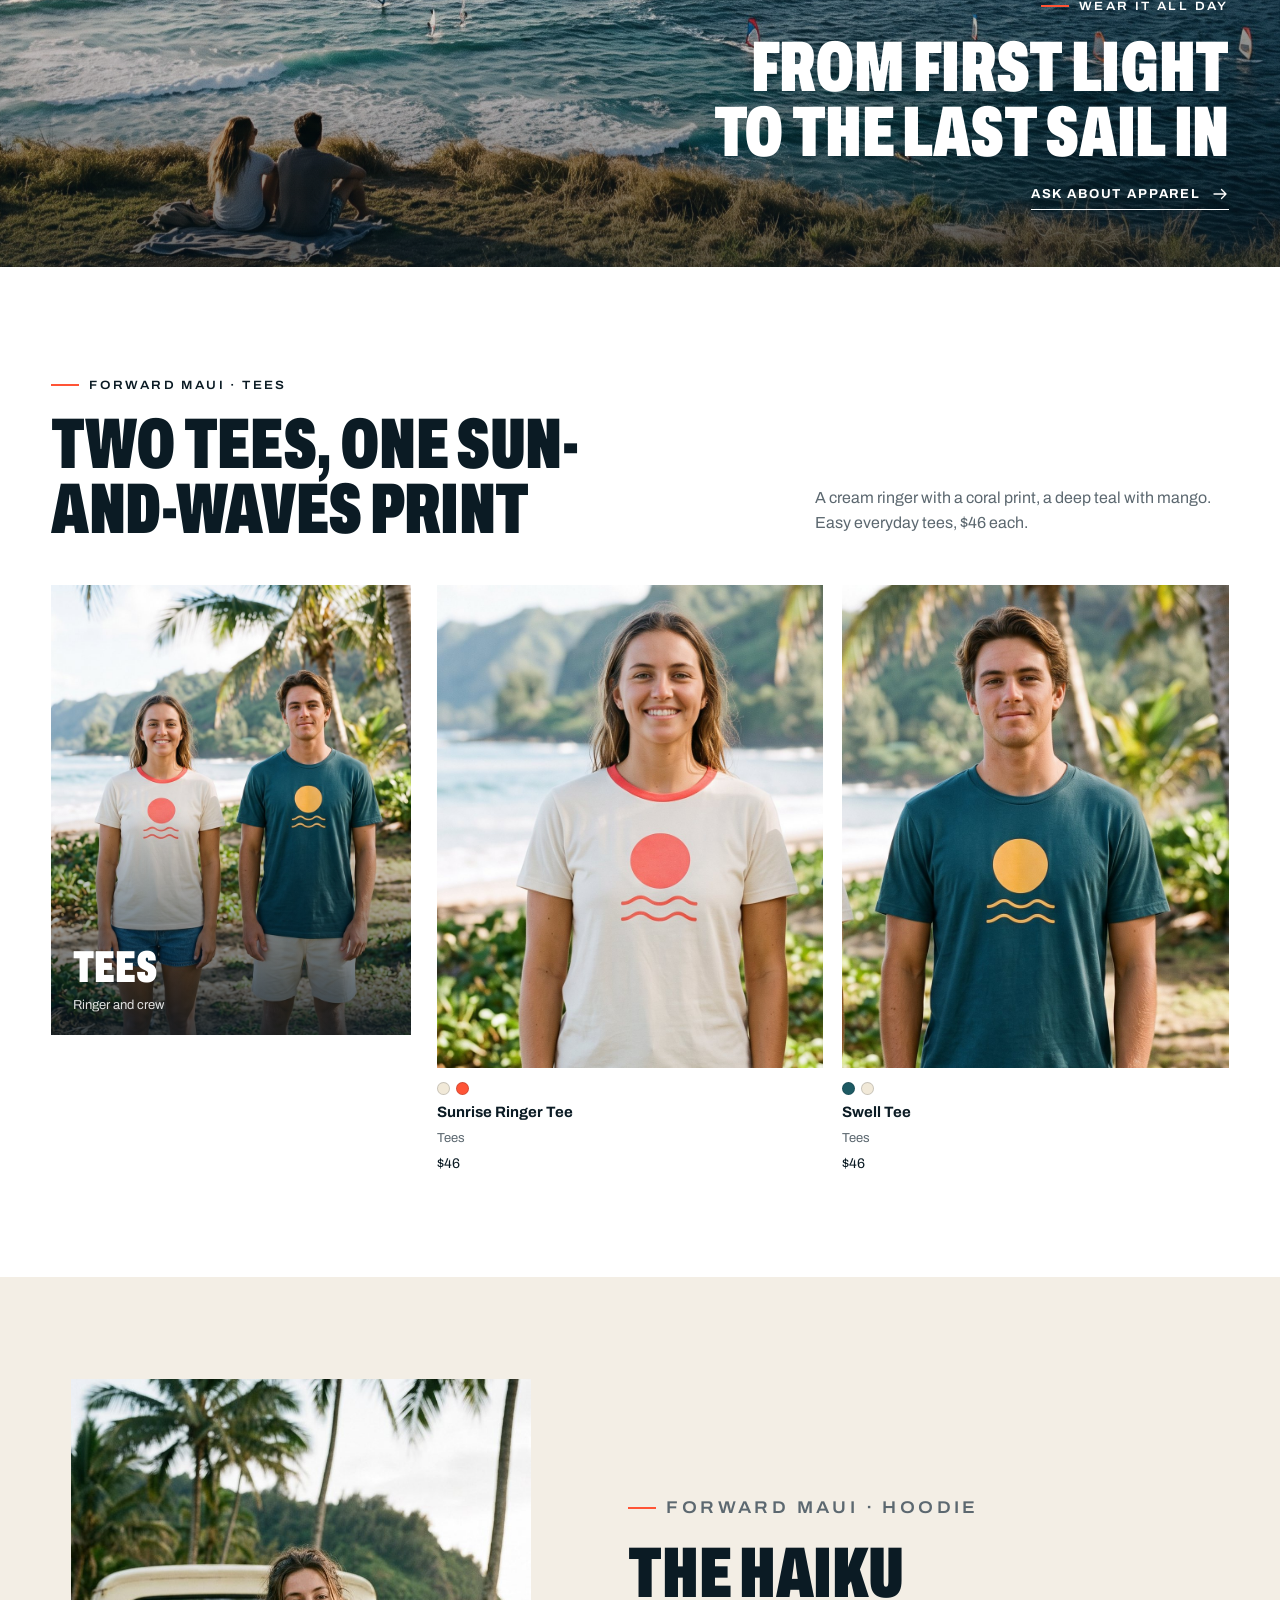
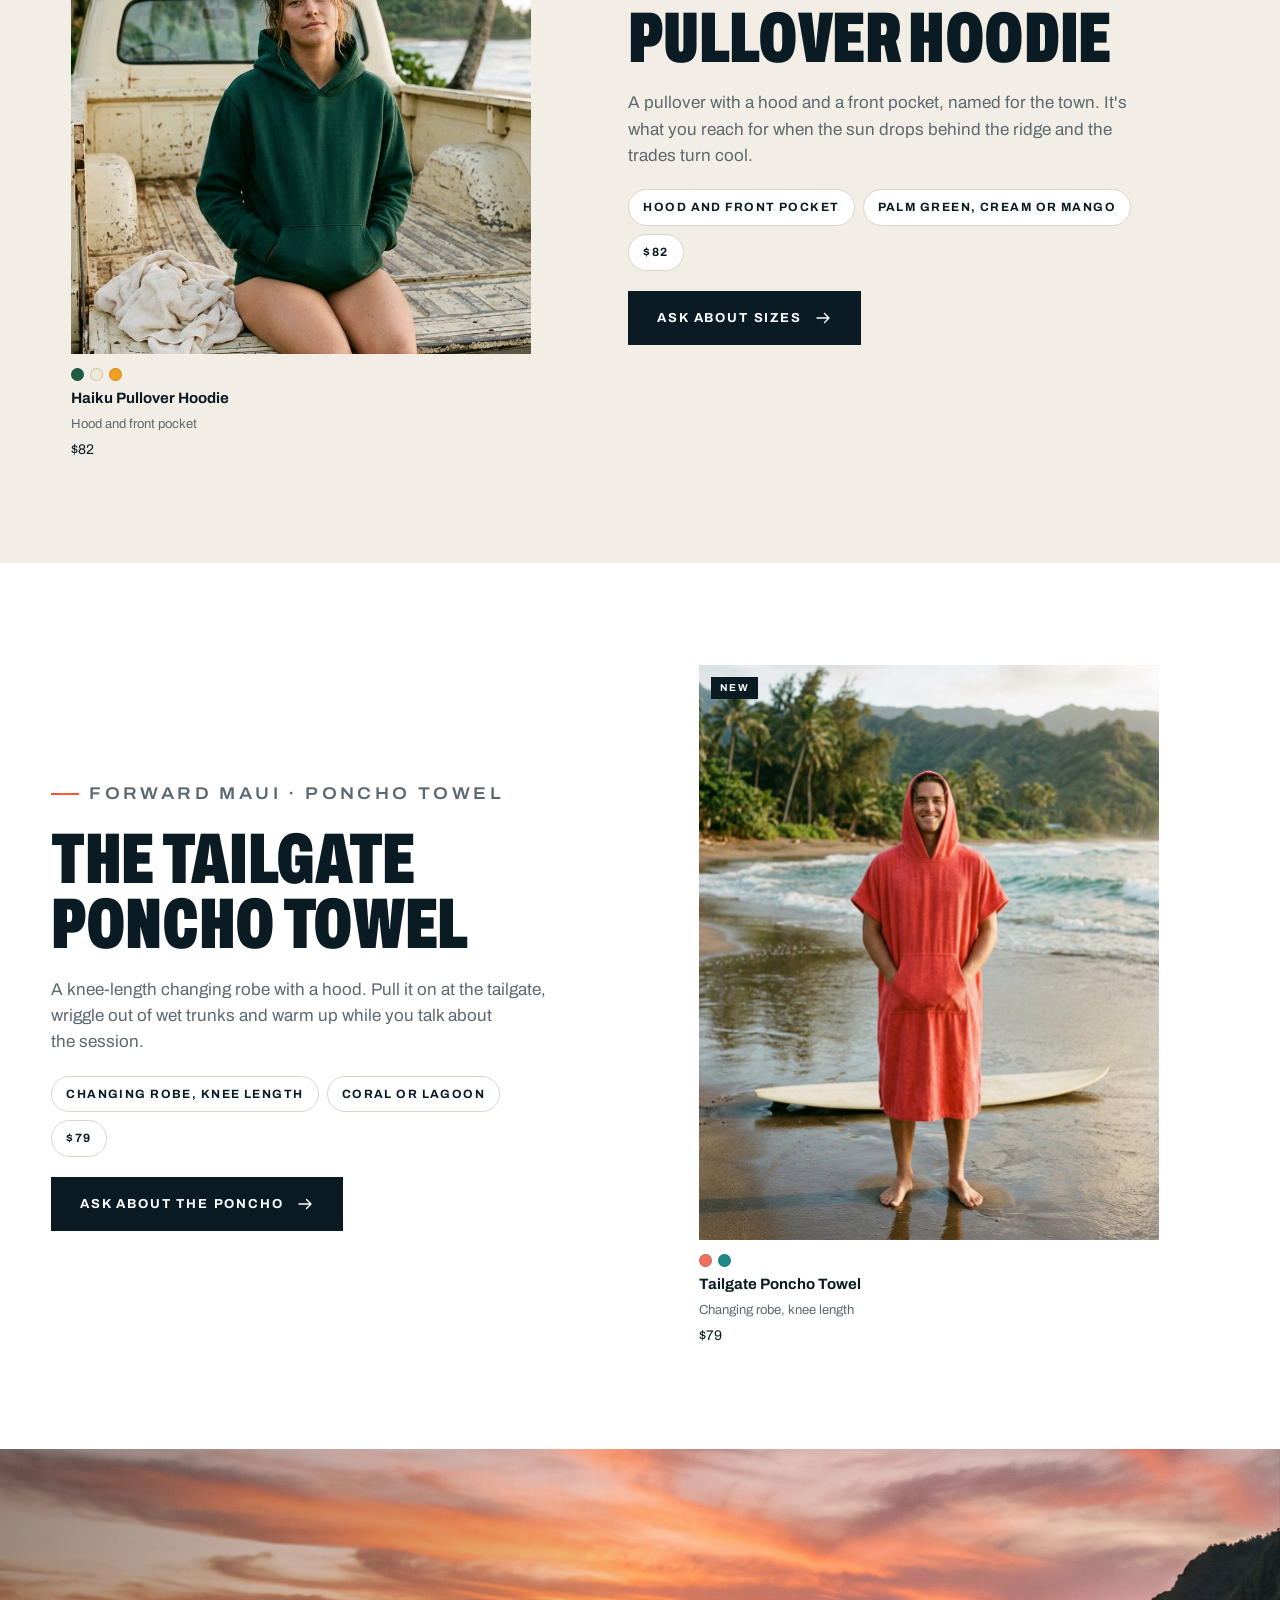
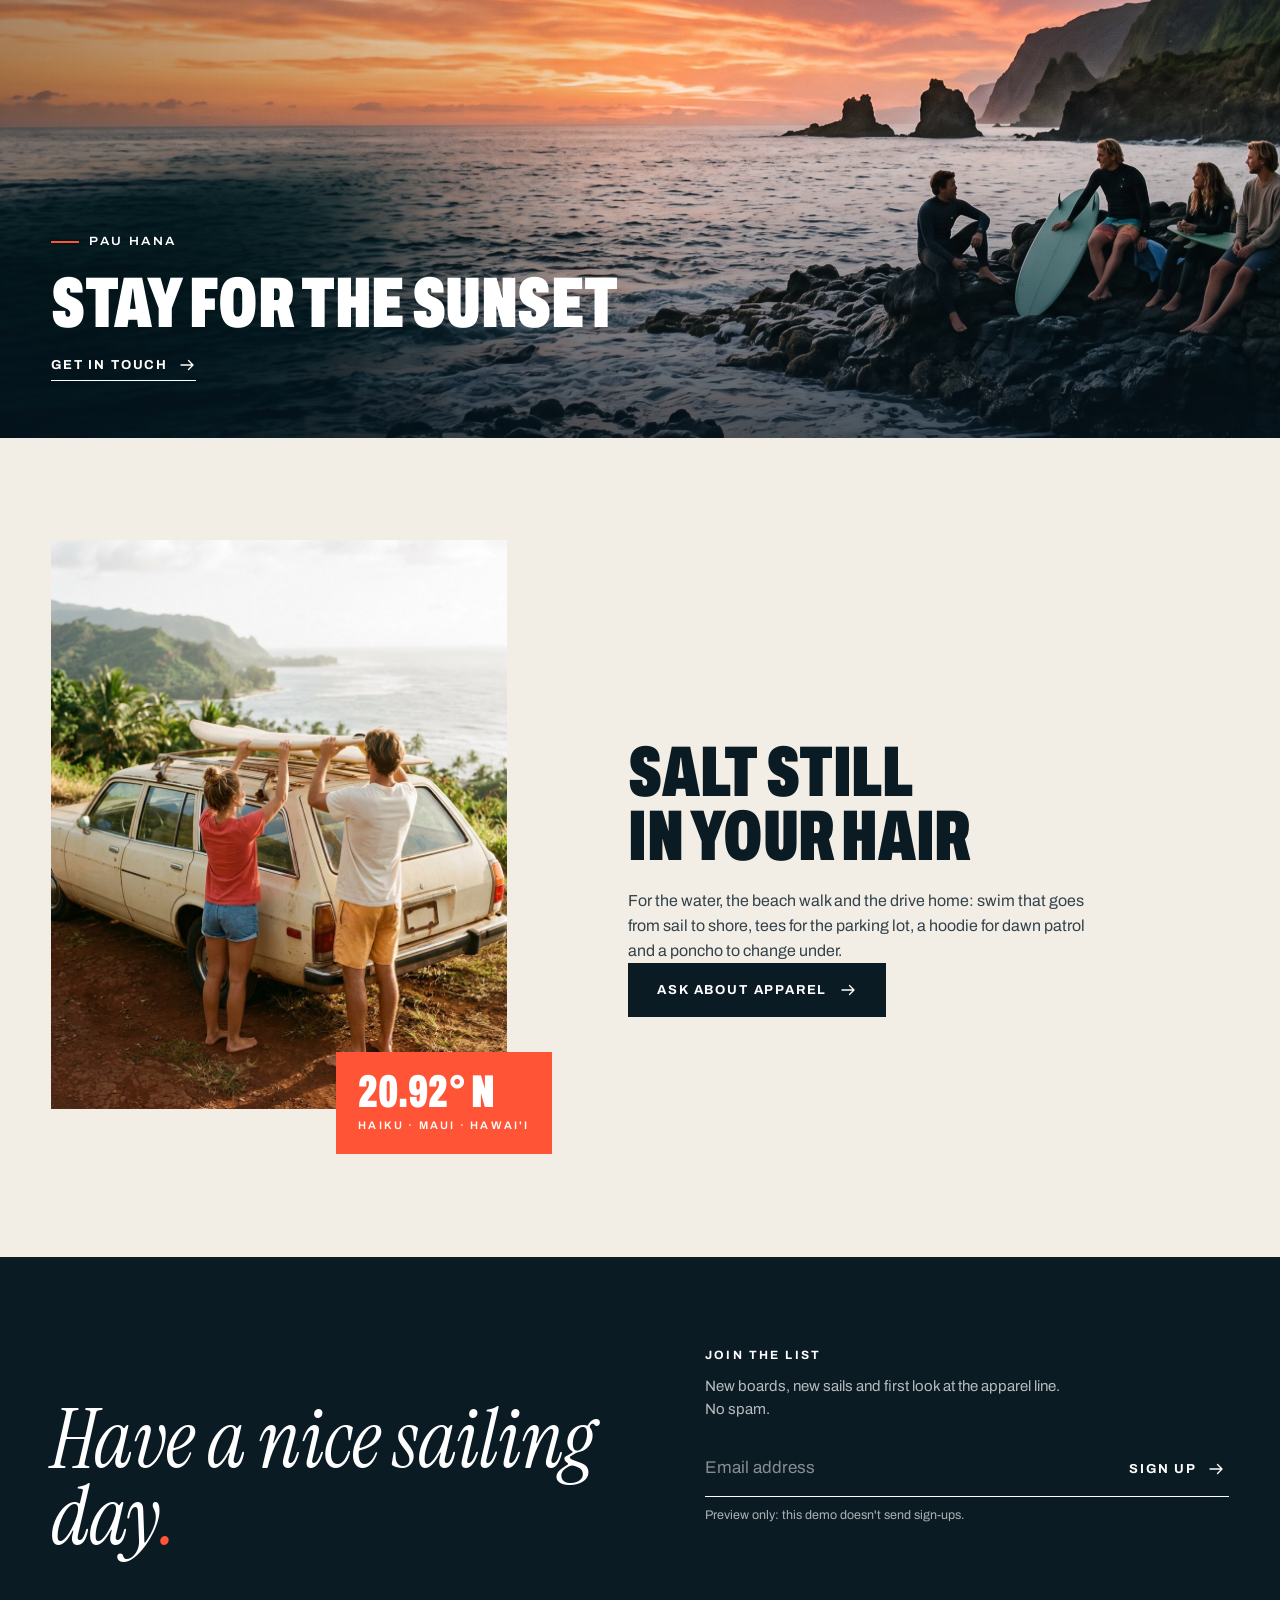
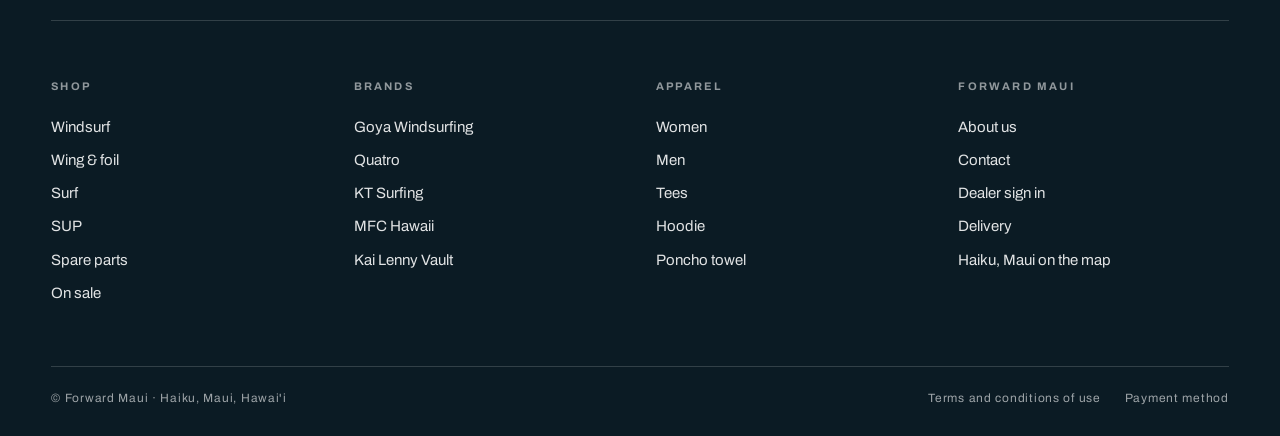
<file: maui/apparel.html>
<!doctype html>
<html lang="en">
<head>
<meta charset="utf-8">
<meta name="viewport" content="width=device-width, initial-scale=1">
<title>Forward Maui Apparel | Swim, tees, hoodies and ponchos from Haiku, Maui</title>
<meta name="description" content="A proposed Forward Maui collection for the water and everything after: swim, tees, a hoodie and a changing poncho.">
<meta name="theme-color" content="#0b1b24">
<link rel="preconnect" href="https://fonts.googleapis.com">
<link rel="preconnect" href="https://fonts.gstatic.com" crossorigin>
<link href="https://fonts.googleapis.com/css2?family=Archivo:wdth,wght@62..125,100..900&family=Instrument+Serif:ital@0;1&display=swap" rel="stylesheet">
<link rel="stylesheet" href="assets/styles.css">
<link rel="stylesheet" href="assets/apparel.css">
</head>
<body>
<a class="skip" href="#main">Skip to content</a>

<!-- Icon and board-outline sprite -->
<svg width="0" height="0" style="position:absolute" aria-hidden="true" focusable="false">
  <defs>
    <symbol id="i-arrow" viewBox="0 0 24 24" fill="none" stroke="currentColor" stroke-width="1.8" stroke-linecap="round" stroke-linejoin="round"><path d="M4 12h16M14 6l6 6-6 6"/></symbol>
    <symbol id="i-back" viewBox="0 0 24 24" fill="none" stroke="currentColor" stroke-width="1.8" stroke-linecap="round" stroke-linejoin="round"><path d="M20 12H4M10 6l-6 6 6 6"/></symbol>
    <symbol id="i-sail" viewBox="0 0 15 22"><path fill="currentColor" d="M2 0c7 4 11.500 11 13 20L2 22z"/></symbol>
    <symbol id="i-search" viewBox="0 0 24 24" fill="none" stroke="currentColor" stroke-width="1.6" stroke-linecap="round"><circle cx="11" cy="11" r="6.5"/><path d="M16 16l4.500 4.500"/></symbol>
    <symbol id="i-user" viewBox="0 0 24 24" fill="none" stroke="currentColor" stroke-width="1.6" stroke-linecap="round"><circle cx="12" cy="8" r="4"/><path d="M4 20.500c1.200-4 4.200-6 8-6s6.800 2 8 6"/></symbol>
    <symbol id="i-bag" viewBox="0 0 24 24" fill="none" stroke="currentColor" stroke-width="1.6" stroke-linecap="round" stroke-linejoin="round"><path d="M5 8h14l-1 12.500H6z"/><path d="M9 8V6.500a3 3 0 016 0V8"/></symbol>
    <symbol id="i-menu" viewBox="0 0 24 24" fill="none" stroke="currentColor" stroke-width="1.8" stroke-linecap="round"><path d="M3 7h18M3 12h18M3 17h12"/></symbol>
    <symbol id="i-close" viewBox="0 0 24 24" fill="none" stroke="currentColor" stroke-width="1.8" stroke-linecap="round"><path d="M5 5l14 14M19 5L5 19"/></symbol>
    <symbol id="i-pin" viewBox="0 0 24 24" fill="none" stroke="currentColor" stroke-width="1.6" stroke-linecap="round" stroke-linejoin="round"><path d="M12 21.500s7-6.200 7-11.500a7 7 0 10-14 0c0 5.300 7 11.500 7 11.500z"/><circle cx="12" cy="10" r="2.600"/></symbol>
    <symbol id="i-mail" viewBox="0 0 24 24" fill="none" stroke="currentColor" stroke-width="1.6" stroke-linecap="round" stroke-linejoin="round"><rect x="3" y="5.500" width="18" height="13" rx="1.500"/><path d="M3.500 7l8.500 6.500L20.500 7"/></symbol>
    <symbol id="i-box" viewBox="0 0 24 24" fill="none" stroke="currentColor" stroke-width="1.6" stroke-linecap="round" stroke-linejoin="round"><path d="M12 3l8.500 4.500v9L12 21l-8.500-4.500v-9z"/><path d="M3.500 7.500L12 12l8.500-4.500M12 12v9"/></symbol>
    <symbol id="i-key" viewBox="0 0 24 24" fill="none" stroke="currentColor" stroke-width="1.6" stroke-linecap="round" stroke-linejoin="round"><circle cx="8" cy="15" r="4.500"/><path d="M11.500 11.500L20 3M16 7l3 3M13.500 9.500l2 2"/></symbol>

    <!-- Board outlines (stylised templates, top view) -->
    <symbol id="b-wave" viewBox="0 0 120 400" fill="none" stroke="currentColor" stroke-width="1.6" stroke-linecap="round" stroke-linejoin="round">
      <path fill="var(--bf)" d="M60 6C84 42 100 122 100 212c0 78-10 138-26 180q-14 6-28 0C30 350 20 290 20 212 20 122 36 42 60 6z"/>
      <path d="M60 20v366" stroke-dasharray="2 7" opacity=".55"/>
      <rect x="56" y="150" width="8" height="46" rx="4"/>
      <path d="M40 232q8-10 16 0M64 232q8-10 16 0M52 296q8-10 16 0" />
      <rect x="57.500" y="336" width="5" height="30" rx="2.500"/><rect x="36" y="318" width="4.500" height="22" rx="2.200" transform="rotate(-6 38 329)"/><rect x="79.500" y="318" width="4.500" height="22" rx="2.200" transform="rotate(6 82 329)"/>
    </symbol>
    <symbol id="b-sup" viewBox="0 0 120 400" fill="none" stroke="currentColor" stroke-width="1.6" stroke-linecap="round" stroke-linejoin="round">
      <path fill="var(--bf)" d="M60 5C90 30 106 112 106 204c0 92-12 158-30 190H44C26 362 14 296 14 204 14 112 30 30 60 5z"/>
      <path d="M60 18v368" stroke-dasharray="2 7" opacity=".55"/>
      <rect x="34" y="150" width="52" height="150" rx="14" opacity=".8"/>
      <path d="M52 205h16"/>
      <rect x="57.500" y="342" width="5" height="32" rx="2.500"/><rect x="34" y="330" width="4.500" height="20" rx="2.200"/><rect x="81.500" y="330" width="4.500" height="20" rx="2.200"/>
    </symbol>
    <symbol id="b-long" viewBox="0 0 120 400" fill="none" stroke="currentColor" stroke-width="1.6" stroke-linecap="round" stroke-linejoin="round">
      <path fill="var(--bf)" d="M60 5C82 9 95 60 97 150c2 108-8 198-24 244q-13 5-26 0C31 348 21 258 23 150 25 60 38 9 60 5z"/>
      <path d="M60 8v384" opacity=".7"/>
      <rect x="57.500" y="330" width="5" height="44" rx="2.500"/>
      <path d="M44 44q16-12 32 0" opacity=".6"/>
    </symbol>
    <symbol id="b-foil" viewBox="0 0 120 400" fill="none" stroke="currentColor" stroke-width="1.6" stroke-linecap="round" stroke-linejoin="round">
      <path fill="var(--bf)" d="M60 78c26 4 42 36 42 100 0 62-4 112-12 142H30C22 290 18 240 18 178c0-64 16-96 42-100z"/>
      <path d="M60 92v214" stroke-dasharray="2 7" opacity=".55"/>
      <path d="M52 232v62M68 232v62"/>
      <path d="M38 150q8-10 16 0M66 150q8-10 16 0M52 206q8-10 16 0"/>
      <path d="M22 356h76M60 338v36" opacity=".6"/><path d="M34 356q26-14 52 0" opacity=".6"/>
    </symbol>
  </defs>
</svg>

<div class="announce"><span>Four brands. One north shore.<span class="hide-s"> Goya · Quatro · KT · MFC</span></span><em>Have a nice sailing day.</em></div>

<header class="header" id="top">
  <div class="container header__in">
    <button class="tool burger" id="burger" aria-label="Open menu" aria-expanded="false" aria-controls="drawer"><svg><use href="#i-menu"/></svg></button>
    <a class="header__logo" href="index.html" aria-label="Forward Maui, home">Forward<svg aria-hidden="true"><use href="#i-sail"/></svg>Maui</a>

    <nav class="nav" aria-label="Main">
      <div class="nav__item">
        <a class="nav__link" href="shop.html#goya">Goya</a>
        <div class="mega"><div class="container mega__in">
          <div class="mega__lead"><p class="h-display">Goya Windsurfing</p><p>Wave, freestyle and freeride boards, sails and complete rigs.</p><a class="link-arrow" href="shop.html#goya">Shop all Goya <svg><use href="#i-arrow"/></svg></a></div>
          <div class="mega__col"><h3>Boards</h3><a href="shop.html#goya-boards">Haiku Packages</a><a href="shop.html#goya-boards">Wave &amp; freewave</a><a href="shop.html#goya-boards">Freestyle</a><a href="shop.html#goya-boards">Freeride</a></div>
          <div class="mega__col"><h3>Sails</h3><a href="shop.html#goya-sails">Wave: Banzai, Fringe</a><a href="shop.html#goya-sails">Freestyle: Cypher</a><a href="shop.html#goya-sails">Freeride: Nexus</a><a href="shop.html#goya-sails">Freerace: Mark</a></div>
          <div class="mega__col"><h3>Rig packs</h3><a href="shop.html#goya-rig-packs">Nexus rigs</a><a href="shop.html#goya-rig-packs">Scion rig</a><a href="shop.html#goya-rig-packs">Surf rig</a><a href="shop.html#goya-surf-range">Goya Surf range</a></div>
          <div class="mega__col"><h3>Components</h3><a href="shop.html#goya-booms">Booms</a><a href="shop.html#goya-masts">Masts</a><a href="shop.html#goya-ext">Extensions</a><a href="shop.html#goya-accessories">Accessories</a></div>
        </div></div>
      </div>
      <div class="nav__item">
        <a class="nav__link" href="shop.html#quatro">Quatro</a>
        <div class="mega"><div class="container mega__in">
          <div class="mega__lead"><p class="h-display">Quatro</p><p>Wind boards, stand-up paddle and the Kai Lenny Vault.</p><a class="link-arrow" href="shop.html#quatro">Shop all Quatro <svg><use href="#i-arrow"/></svg></a></div>
          <div class="mega__col"><h3>Wind</h3><a href="shop.html#quatro-wind">Polakow Haiku Package</a><a href="shop.html#quatro-wind">Pyramid 6</a><a href="shop.html#quatro-wind">Cube 6</a><a href="shop.html#quatro-wind">Power 4</a></div>
          <div class="mega__col"><h3>SUP</h3><a href="shop.html#composite">Composite</a><a href="shop.html#air">Inflatable</a><a href="shop.html#paddles">Paddles</a></div>
          <div class="mega__col"><h3>Kai Lenny Vault</h3><a href="shop.html#kai-lenny-quatro-sup">Kai Lenny SUP Surf</a><a href="shop.html#kai-lenny-quatro-sup">Kai Lenny SUP Log</a></div>
          <div class="mega__col"><h3>More</h3><a href="shop.html#quatro-apparel">Quatro apparel</a><a href="shop.html#spare-parts">Board spares</a></div>
        </div></div>
      </div>
      <div class="nav__item">
        <a class="nav__link" href="shop.html#kt">KT</a>
        <div class="mega"><div class="container mega__in">
          <div class="mega__lead"><p class="h-display">KT Surfing</p><p>Surfboards, foil boards, wings and foils.</p><a class="link-arrow" href="shop.html#kt">Shop all KT <svg><use href="#i-arrow"/></svg></a></div>
          <div class="mega__col"><h3>Surfboards</h3><a href="shop.html#kt-surfboards">Yardstick 4</a><a href="shop.html#kt-surfboards">Ministick 2</a><a href="shop.html#kt-surfboards">Crusher 5</a></div>
          <div class="mega__col"><h3>Foil boards</h3><a href="shop.html#downwind-foil-board">Downwind</a><a href="shop.html#foil-surf-and-wing-boards">Foil surf &amp; wing</a><a href="shop.html#kt-foil-boards">Kite &amp; dock start</a></div>
          <div class="mega__col"><h3>Wing</h3><a href="shop.html#kt-wing">Wings</a><a href="shop.html#kt-wing-accessories">Wing accessories</a></div>
          <div class="mega__col"><h3>Foils</h3><a href="shop.html#kt-foils">Foils</a><a href="shop.html#kt-foils">Foil parts</a><a href="shop.html#kt-foils">Assembly parts</a></div>
        </div></div>
      </div>
      <div class="nav__item">
        <a class="nav__link" href="shop.html#mfc">MFC</a>
        <div class="mega"><div class="container mega__in">
          <div class="mega__lead"><p class="h-display">MFC Hawaii</p><p>Fins, hydrofoils and the accessories that finish a setup.</p><a class="link-arrow" href="shop.html#mfc">Shop all MFC <svg><use href="#i-arrow"/></svg></a></div>
          <div class="mega__col"><h3>Windsurf</h3><a href="shop.html#mfc-windsurf">Windsurf fins</a><a href="shop.html#mfc-windsurf">Windsurf accessories</a></div>
          <div class="mega__col"><h3>Surf</h3><a href="shop.html#mfc-surf">Surf fins</a><a href="shop.html#mfc-surf">Traction &amp; accessories</a></div>
          <div class="mega__col"><h3>Foil</h3><a href="shop.html#mfc-foil">Hydrofoils</a><a href="shop.html#mfc-foil">Foil parts</a><a href="shop.html#mfc-foil">Foil board bags</a></div>
          <div class="mega__col"><h3>SUP</h3><a href="shop.html#mfc-sup">SUP fins</a><a href="shop.html#mfc-sup">SUP accessories</a></div>
        </div></div>
      </div>
      <div class="nav__item">
        <a class="nav__link" href="apparel.html" aria-current="page">Apparel</a>
        <div class="mega"><div class="container mega__in">
          <div class="mega__lead"><p class="h-display">Apparel</p><p>The Forward Maui line, plus tees and hoodies from the brands.</p><a class="link-arrow" href="apparel.html">See all apparel <svg><use href="#i-arrow"/></svg></a></div>
          <div class="mega__col"><h3>Forward Maui: women</h3><a href="apparel.html#women">Swimwear</a><a href="apparel.html#women">Blouses</a><a href="apparel.html#women">Tees</a></div>
          <div class="mega__col"><h3>Forward Maui: men</h3><a href="apparel.html#men">Boardshorts</a><a href="apparel.html#men">Tees</a></div>
          <div class="mega__col"><h3>After the session</h3><a href="apparel.html#hoodie">Pullover hoodie</a><a href="apparel.html#poncho">Poncho towel</a></div>
          <div class="mega__col"><h3>From the brands</h3><a href="shop.html#goya-apparel">Goya apparel</a><a href="shop.html#quatro-apparel">Quatro apparel</a><a href="shop.html#kt-apparel">KT apparel</a></div>
        </div></div>
      </div>
      <div class="nav__item"><a class="nav__link" href="shop.html#spare-parts">Spare parts</a></div>
      <div class="nav__item"><a class="nav__link nav__link--sale" href="shop.html#on-sale">Sale</a></div>
    </nav>

    <div class="header__tools">
      <a class="tool tool--hide-m" href="shop.html" aria-label="Search the shop"><svg><use href="#i-search"/></svg></a>
      <a class="tool tool--hide-m" href="contact.html" aria-label="Dealer sign in"><svg><use href="#i-user"/></svg></a>

    </div>
  </div>
</header>

<!-- Mobile menu -->
<div class="drawer" id="drawer" aria-hidden="true">
  <div class="drawer__scrim" data-drawer-close></div>
  <div class="drawer__panel" role="dialog" aria-label="Menu">
    <div class="drawer__top">
      <a class="header__logo" href="index.html">Forward<svg aria-hidden="true"><use href="#i-sail"/></svg>Maui</a>
      <button class="tool" data-drawer-close aria-label="Close menu"><svg><use href="#i-close"/></svg></button>
    </div>
    <details><summary>Goya</summary><ul><li><a href="shop.html#goya-boards">Boards</a></li><li><a href="shop.html#goya-sails">Sails</a></li><li><a href="shop.html#goya-rig-packs">Rig packs</a></li><li><a href="shop.html#goya-compts">Booms, masts &amp; extensions</a></li><li><a href="shop.html#goya-surf-range">Goya Surf range</a></li></ul></details>
    <details><summary>Quatro</summary><ul><li><a href="shop.html#quatro-wind">Wind boards</a></li><li><a href="shop.html#quatro-sup">SUP: composite &amp; inflatable</a></li><li><a href="shop.html#paddles">Paddles</a></li><li><a href="shop.html#kai-lenny-quatro-sup">Kai Lenny Vault</a></li></ul></details>
    <details><summary>KT</summary><ul><li><a href="shop.html#kt-surfboards">Surfboards</a></li><li><a href="shop.html#kt-foil-boards">Foil boards</a></li><li><a href="shop.html#kt-wing">Wings</a></li><li><a href="shop.html#kt-foils">Foils &amp; parts</a></li></ul></details>
    <details><summary>MFC</summary><ul><li><a href="shop.html#mfc-windsurf">Windsurf fins</a></li><li><a href="shop.html#mfc-surf">Surf fins &amp; traction</a></li><li><a href="shop.html#mfc-foil">Hydrofoils &amp; parts</a></li><li><a href="shop.html#mfc-sup">SUP fins</a></li></ul></details>
    <details><summary>Apparel</summary><ul><li><a href="apparel.html#women">Women</a></li><li><a href="apparel.html#men">Men</a></li><li><a href="apparel.html#hoodie">Hoodie</a></li><li><a href="apparel.html#poncho">Poncho towel</a></li><li><a href="shop.html#goya-apparel">Brand tees &amp; hoodies</a></li></ul></details>
    <a class="drawer__link" href="shop.html#spare-parts">Spare parts</a>
    <a class="drawer__link drawer__link--sale" href="shop.html#on-sale">Sale</a>
    <div class="drawer__foot"><a href="about.html">About Forward Maui</a><a href="contact.html">Contact &amp; dealer sign in</a><span>Haiku, Maui, Hawai'i</span></div>
  </div>
</div>

<main id="main">
<!-- HERO -->
<section class="hero a-hero" aria-label="Forward Maui Apparel">
  <div class="hero__media">
    <img src="assets/img/band-dawn.jpg" alt="Dawn light over a turquoise Maui bay with green ridges behind" fetchpriority="high">
  </div>
  <div class="hero__shade"></div>
  <div class="container hero__in">
    <div class="hero__head">
      <p class="eyebrow rise">Haiku, Hawai'i</p>
      <h1 class="h-display h-xl hero__title rise"><span>Forward Maui</span><span>Apparel</span></h1>
    </div>
    <div class="hero__foot">
      <p class="hero__sub rise">A proposed Forward Maui collection for the water and everything after: swim, tees, a hoodie and a changing poncho.</p>
      <div class="hero__cta rise">
        <a class="btn btn--light" href="#women">Women's apparel <svg><use href="#i-arrow"/></svg></a>
        <a class="btn btn--ghost" href="#men">Men's apparel</a>
      </div>
    </div>
    <p class="hero__meta" aria-hidden="true"><span>20.9205° N · 156.3084° W</span><i></i></p>
  </div>
</section>

<nav class="chips" aria-label="Apparel sections"><div class="container chips__in">
  <a href="#women">Women</a><a href="#men">Men</a><a href="#tees">Tees</a><a href="#hoodie">Hoodie</a><a href="#poncho">Poncho towel</a>
</div></nav>

<!-- WOMEN -->
<section class="section a-sec" id="women" aria-labelledby="t-women">
  <div class="container">
    <div class="section-head" data-reveal>
      <div><p class="eyebrow">Forward Maui · Women</p><h2 class="h-display h-lg" id="t-women">Swim, blouses and tees for her</h2></div>
      <div class="section-head__aside"><p class="lede">One-pieces, bikinis and a tie-front blouse for the walk back up the beach.</p></div>
    </div>
    <p class="a-preview" data-reveal>Collection preview: names, colors and prices are illustrative.</p>
    <div class="a-group" data-stagger>
      <figure class="a-feature" data-reveal><img src="assets/img/ella.jpg" alt="A woman in a teal one-piece and a cream tie-front blouse walks the shoreline laughing" loading="lazy"><figcaption><span>Women</span><small>Swim, blouses, tees</small></figcaption></figure>
      <div class="a-cards">
      <article class="card" data-reveal>
        <div class="card__media"><span class="badge">New</span>
          <img class="card__img" src="assets/img/traje.jpg" alt="Woman in a teal one-piece swimsuit on a white-sand beach" loading="lazy">
          <img class="card__img card__img--alt card__img--zoom" src="assets/img/traje.jpg" alt="" loading="lazy" style="transform-origin:56% 62%">
        </div>
        <div class="card__body"><div class="swatches" aria-hidden="true"><i style="background:#1c8a8c"></i><i style="background:#ef5f7d"></i></div>
          <h3 class="card__name"><a href="contact.html">Lagoon One-Piece</a></h3><p class="card__kind">Women's swim</p><p class="card__price">$98</p></div>
      </article>
      <article class="card" data-reveal>
        <div class="card__media">
          <img class="card__img" src="assets/img/bikini.jpg" alt="Woman standing knee-deep in clear water in a pink triangle bikini with mango trim" loading="lazy">
          <img class="card__img card__img--alt card__img--zoom" src="assets/img/bikini.jpg" alt="" loading="lazy" style="transform-origin:51% 48%">
        </div>
        <div class="card__body"><div class="swatches" aria-hidden="true"><i style="background:#ef5f7d"></i><i style="background:#f2a01f"></i></div>
          <h3 class="card__name"><a href="contact.html">Sunset Triangle Bikini</a></h3><p class="card__kind">Women's swim</p><p class="card__price">$88</p></div>
      </article>
      <article class="card" data-reveal>
        <div class="card__media">
          <img class="card__img" src="assets/img/blusa.jpg" alt="Woman laughing in a cream tie-front blouse by the water" loading="lazy">
          <img class="card__img card__img--alt card__img--zoom" src="assets/img/blusa.jpg" alt="" loading="lazy" style="transform-origin:46% 66%">
        </div>
        <div class="card__body"><div class="swatches" aria-hidden="true"><i style="background:#f1e9d8"></i></div>
          <h3 class="card__name"><a href="contact.html">Tie-Front Beach Blouse</a></h3><p class="card__kind">Women's tops</p><p class="card__price">$64</p></div>
      </article>
      </div>
    </div>
  </div>
</section>

<!-- MEN -->
<section class="section section--sand a-sec" id="men" aria-labelledby="t-men">
  <div class="container">
    <div class="section-head" data-reveal>
      <div><p class="eyebrow">Forward Maui · Men</p><h2 class="h-display h-lg" id="t-men">Boardshorts and tees for him</h2></div>
      <div class="section-head__aside"><p class="lede">Shorts that go from the water to the parking lot, with the tees and hoodie to pull on after.</p></div>
    </div>
    <div class="a-group a-group--rev" data-stagger>
      <figure class="a-feature" data-reveal><img src="assets/img/el.jpg" alt="A man in mango boardshorts and a cream tee carries a surfboard along the beach at dusk" loading="lazy" style="object-position:50% 46%"><figcaption><span>Men</span><small>Boardshorts, tees, hoodie</small></figcaption></figure>
      <div class="a-cards">
      <article class="card" data-reveal>
        <div class="card__media"><span class="badge">New</span>
          <img class="card__img" src="assets/img/boardshort-action.jpg" alt="Man running out of the shorebreak in teal boardshorts with a mango side panel" loading="lazy">
          <img class="card__img card__img--alt" src="assets/img/boardshort.jpg" alt="" loading="lazy">
        </div>
        <div class="card__body"><div class="swatches" aria-hidden="true"><i style="background:#1c8a8c"></i><i style="background:#f2a01f"></i></div>
          <h3 class="card__name"><a href="contact.html">Trades Boardshort</a></h3><p class="card__kind">Men's swim</p><p class="card__price">$68</p></div>
      </article>
      <article class="a-note" data-reveal><p class="eyebrow">Also for him</p><p>Pull-on layers for cool evenings.</p><a class="link-arrow" href="#hoodie">Haiku hoodie <svg><use href="#i-arrow"/></svg></a><a class="link-arrow" href="#poncho">Poncho towel <svg><use href="#i-arrow"/></svg></a></article>
      </div>
    </div>
  </div>
</section>

<!-- BAND: LOOKOUT -->
<section class="band band--right" data-parallax aria-labelledby="t-bandA">
  <div class="band__media"><img class="band__img" src="assets/img/band-lookout.jpg" alt="Two people on a grassy lookout watch a bay full of windsurf sails along Maui's north shore" loading="lazy"></div>
  <div class="band__shade"></div>
  <div class="container band__in">
    <p class="eyebrow" data-reveal>Wear it all day</p>
    <h2 class="h-display h-lg" id="t-bandA" data-reveal>From first light to the last sail in</h2>
    <a class="link-arrow" href="contact.html" data-reveal>Ask about apparel <svg><use href="#i-arrow"/></svg></a>
  </div>
</section>

<!-- TEES -->
<section class="section a-sec" id="tees" aria-labelledby="t-tees">
  <div class="container">
    <div class="section-head" data-reveal>
      <div><p class="eyebrow">Forward Maui · Tees</p><h2 class="h-display h-lg" id="t-tees">Two tees, one sun-and-waves print</h2></div>
      <div class="section-head__aside"><p class="lede">A cream ringer with a coral print, a deep teal with mango. Easy everyday tees, $46 each.</p></div>
    </div>
    <div class="a-group" data-stagger>
      <figure class="a-feature" data-reveal><img src="assets/img/playeras.jpg" alt="Two friends in sun-and-waves print tees, one cream with a coral ringer and one deep teal" loading="lazy"><figcaption><span>Tees</span><small>Ringer and crew</small></figcaption></figure>
      <div class="a-cards a-cards--2">
      <article class="card" data-reveal>
        <div class="card__media">
          <img class="card__img" src="assets/img/playera-sol.jpg" alt="Woman in a cream ringer tee with a coral sun-and-waves print" loading="lazy">
          <img class="card__img card__img--alt" src="assets/img/playeras.jpg" alt="" loading="lazy">
        </div>
        <div class="card__body"><div class="swatches" aria-hidden="true"><i style="background:#f1e9d8"></i><i style="background:#ff5436"></i></div>
          <h3 class="card__name"><a href="contact.html">Sunrise Ringer Tee</a></h3><p class="card__kind">Tees</p><p class="card__price">$46</p></div>
      </article>
      <article class="card" data-reveal>
        <div class="card__media">
          <img class="card__img" src="assets/img/playera-marea.jpg" alt="Man in a deep teal tee with a mango sun-and-waves print" loading="lazy">
          <img class="card__img card__img--alt card__img--zoom" src="assets/img/playera-marea.jpg" alt="" loading="lazy" style="transform-origin:46% 62%">
        </div>
        <div class="card__body"><div class="swatches" aria-hidden="true"><i style="background:#1d5a63"></i><i style="background:#f1e9d8"></i></div>
          <h3 class="card__name"><a href="contact.html">Swell Tee</a></h3><p class="card__kind">Tees</p><p class="card__price">$46</p></div>
      </article>
      </div>
    </div>
  </div>
</section>

<!-- HOODIE -->
<section class="section section--sand a-sec" id="hoodie" aria-labelledby="t-hoodie">
  <div class="container a-row">
    <div class="a-row__card" data-stagger><article class="card" data-reveal>
        <div class="card__media">
          <img class="card__img" src="assets/img/hoodie.jpg" alt="Woman on a pickup tailgate in a palm-green pullover hoodie" loading="lazy">
          <img class="card__img card__img--alt" src="assets/img/diario-1845.jpg" alt="" loading="lazy" style="object-position:36% 50%">
        </div>
        <div class="card__body"><div class="swatches" aria-hidden="true"><i style="background:#1f5c44"></i><i style="background:#f1e9d8"></i><i style="background:#f2a01f"></i></div>
          <h3 class="card__name"><a href="contact.html">Haiku Pullover Hoodie</a></h3><p class="card__kind">Hood and front pocket</p><p class="card__price">$82</p></div>
      </article></div>
    <div class="a-row__text" data-stagger>
      <p class="eyebrow" data-reveal>Forward Maui · Hoodie</p>
      <h2 class="h-display h-lg" id="t-hoodie" data-reveal>The Haiku Pullover Hoodie</h2>
      <p data-reveal>A pullover with a hood and a front pocket, named for the town. It's what you reach for when the sun drops behind the ridge and the trades turn cool.</p>
      <ul class="a-points" data-reveal><li>Hood and front pocket</li><li>Palm green, cream or mango</li><li>$82</li></ul>
      <a class="btn btn--ink" href="contact.html" data-reveal>Ask about sizes <svg><use href="#i-arrow"/></svg></a>
    </div>
  </div>
</section>

<!-- PONCHO -->
<section class="section a-sec" id="poncho" aria-labelledby="t-poncho">
  <div class="container a-row a-row--rev">
    <div class="a-row__card" data-stagger><article class="card" data-reveal>
        <div class="card__media"><span class="badge">New</span>
          <img class="card__img" src="assets/img/poncho.jpg" alt="Man in a coral hooded poncho towel on wet sand, a board behind him" loading="lazy">
          <img class="card__img card__img--alt" src="assets/img/club.jpg" alt="" loading="lazy" style="object-position:42% 50%">
        </div>
        <div class="card__body"><div class="swatches" aria-hidden="true"><i style="background:#f0705c"></i><i style="background:#1c8a8c"></i></div>
          <h3 class="card__name"><a href="contact.html">Tailgate Poncho Towel</a></h3><p class="card__kind">Changing robe, knee length</p><p class="card__price">$79</p></div>
      </article></div>
    <div class="a-row__text" data-stagger>
      <p class="eyebrow" data-reveal>Forward Maui · Poncho towel</p>
      <h2 class="h-display h-lg" id="t-poncho" data-reveal>The Tailgate Poncho Towel</h2>
      <p data-reveal>A knee-length changing robe with a hood. Pull it on at the tailgate, wriggle out of wet trunks and warm up while you talk about the session.</p>
      <ul class="a-points" data-reveal><li>Changing robe, knee length</li><li>Coral or lagoon</li><li>$79</li></ul>
      <a class="btn btn--ink" href="contact.html" data-reveal>Ask about the poncho <svg><use href="#i-arrow"/></svg></a>
    </div>
  </div>
</section>

<!-- BAND: SUNSET -->
<section class="band band--sunset" data-parallax aria-labelledby="t-bandB">
  <div class="band__media"><img class="band__img" src="assets/img/band-sunset.jpg" alt="Friends sit on lava rocks with their boards under an orange and magenta north-shore sunset" loading="lazy"></div>
  <div class="band__shade"></div>
  <div class="container band__in">
    <p class="eyebrow" data-reveal>Pau hana</p>
    <h2 class="h-display h-lg" id="t-bandB" data-reveal>Stay for the sunset</h2>
    <a class="link-arrow" href="contact.html" data-reveal>Get in touch <svg><use href="#i-arrow"/></svg></a>
  </div>
</section>

<!-- STORY -->
<section class="section section--sand" aria-labelledby="t-after">
  <div class="container story">
    <div class="story__pics" data-reveal>
      <div class="story__pic"><img src="assets/img/marca.jpg" alt="Two friends load surfboards onto the roof of an old wagon above the coast" loading="lazy"></div>
      <div class="story__tag"><b>20.92° N</b><span>Haiku · Maui · Hawai'i</span></div>
    </div>
    <div class="story__text" data-stagger>
      <p class="eyebrow" data-reveal>Made for after the session</p>
      <h2 class="h-display h-lg" id="t-after" data-reveal>Salt still in your hair</h2>
      <p data-reveal>For the water, the beach walk and the drive home: swim that goes from sail to shore, tees for the parking lot, a hoodie for dawn patrol and a poncho to change under.</p>
      <a class="btn btn--ink" href="contact.html" data-reveal>Ask about apparel <svg><use href="#i-arrow"/></svg></a>
    </div>
  </div>
</section>

</main>

<!-- FOOTER -->
<footer class="footer">
  <div class="container">
    <div class="footer__top">
      <p class="footer__bye" data-reveal>Have a nice sailing day<span>.</span></p>
      <form class="news" id="newsForm" novalidate data-reveal>
        <h2>Join the list</h2>
        <p>New boards, new sails and first look at the apparel line. No spam.</p>
        <div class="news__row">
          <label class="sr-only" for="newsEmail">Email address</label>
          <input id="newsEmail" type="email" placeholder="Email address" autocomplete="email">
          <button type="submit">Sign up <svg><use href="#i-arrow"/></svg></button>
        </div>
        <p class="news__msg" id="newsMsg" role="status" aria-live="polite"></p>
      </form>
    </div>
    <div class="footer__cols">
      <div><h3>Shop</h3><ul><li><a href="shop.html#windsurf">Windsurf</a></li><li><a href="shop.html#wing-foil">Wing &amp; foil</a></li><li><a href="shop.html#surf">Surf</a></li><li><a href="shop.html#sup">SUP</a></li><li><a href="shop.html#spare-parts">Spare parts</a></li><li><a href="shop.html#on-sale">On sale</a></li></ul></div>
      <div><h3>Brands</h3><ul><li><a href="shop.html#goya">Goya Windsurfing</a></li><li><a href="shop.html#quatro">Quatro</a></li><li><a href="shop.html#kt">KT Surfing</a></li><li><a href="shop.html#mfc">MFC Hawaii</a></li><li><a href="shop.html#kai-lenny-quatro-sup">Kai Lenny Vault</a></li></ul></div>
      <div><h3>Apparel</h3><ul><li><a href="apparel.html#women">Women</a></li><li><a href="apparel.html#men">Men</a></li><li><a href="apparel.html#tees">Tees</a></li><li><a href="apparel.html#hoodie">Hoodie</a></li><li><a href="apparel.html#poncho">Poncho towel</a></li></ul></div>
      <div><h3>Forward Maui</h3><ul><li><a href="about.html">About us</a></li><li><a href="contact.html">Contact</a></li><li><a href="contact.html#dealers">Dealer sign in</a></li><li><a href="contact.html#delivery">Delivery</a></li><li><a href="https://www.google.com/maps?q=20.9205277,-156.3084232" target="_blank" rel="noopener">Haiku, Maui on the map</a></li></ul></div>
    </div>
    <div class="footer__legal">
      <span>© Forward Maui · Haiku, Maui, Hawai'i</span>
      <nav aria-label="Legal"><a href="contact.html#terms">Terms and conditions of use</a><a href="contact.html#payment">Payment method</a></nav>
    </div>
  </div>
</footer>

<script src="assets/app.js"></script>
</body>
</html>
</file>
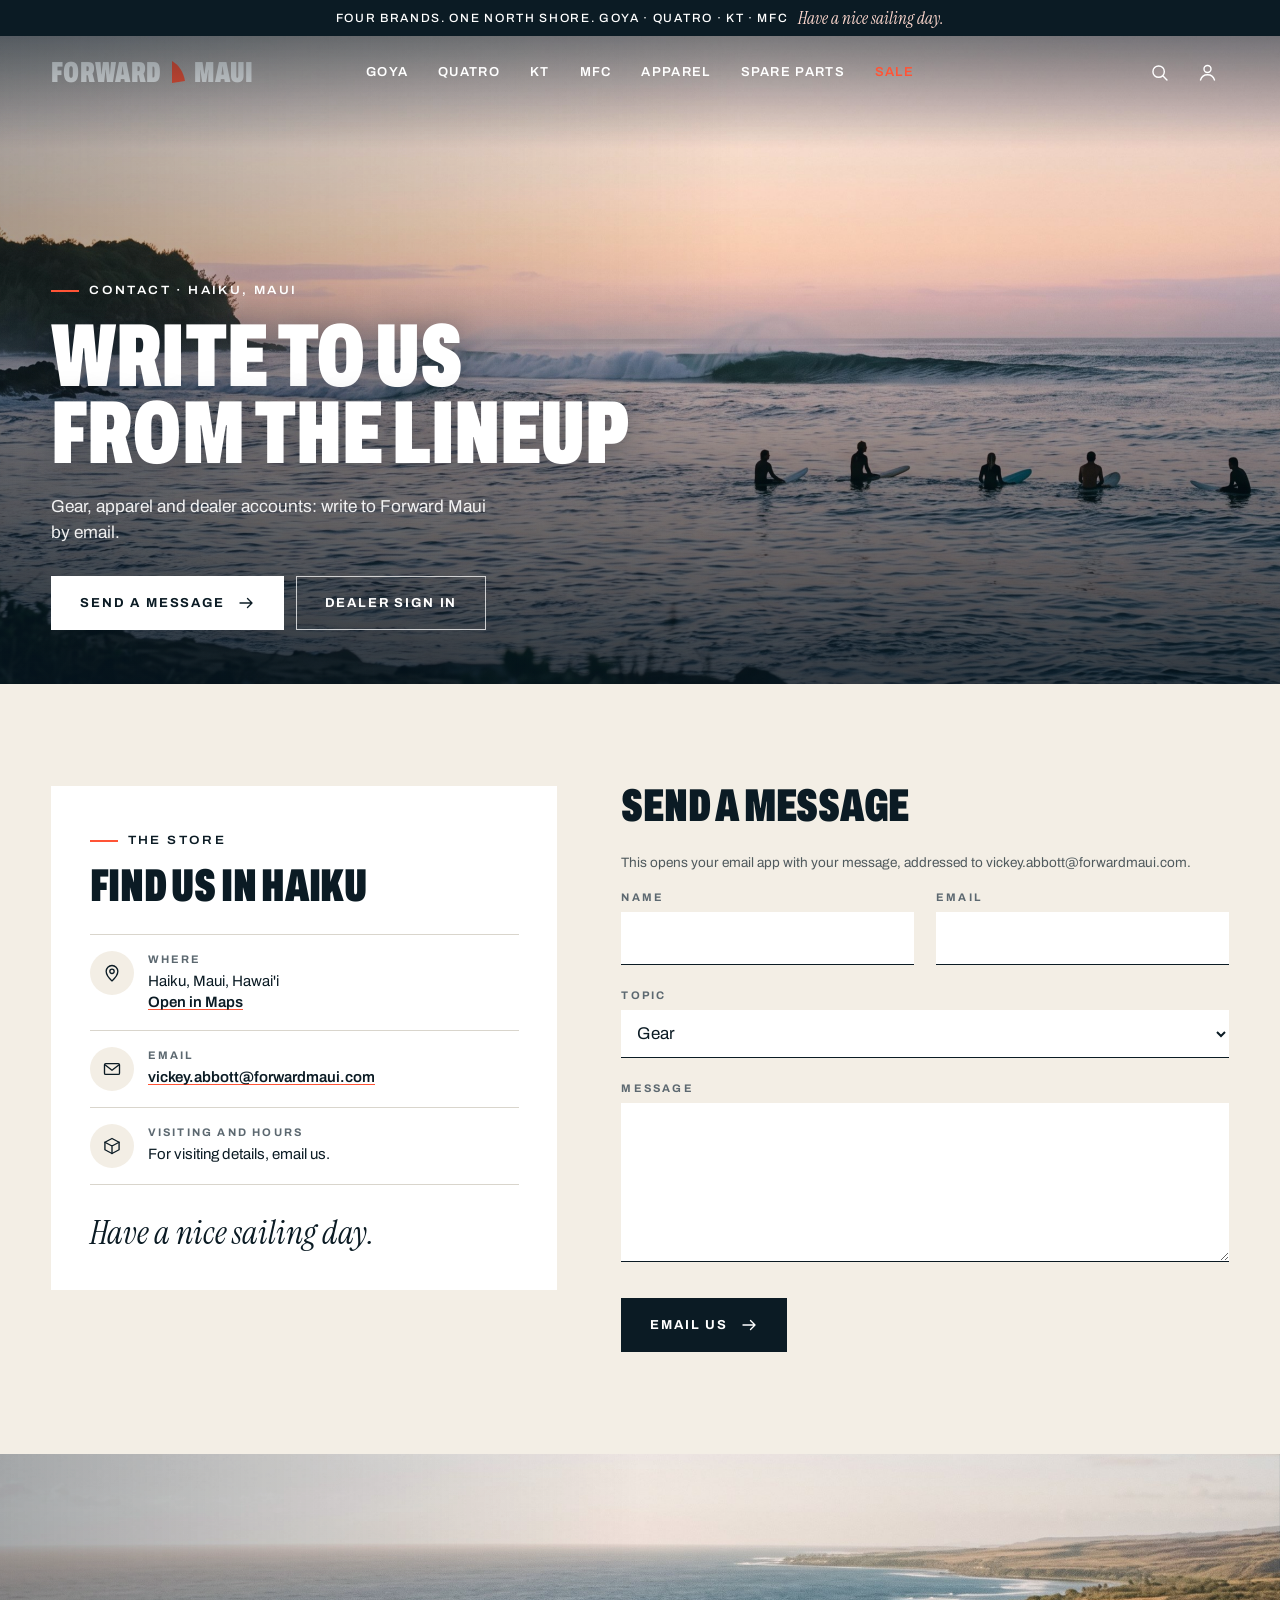
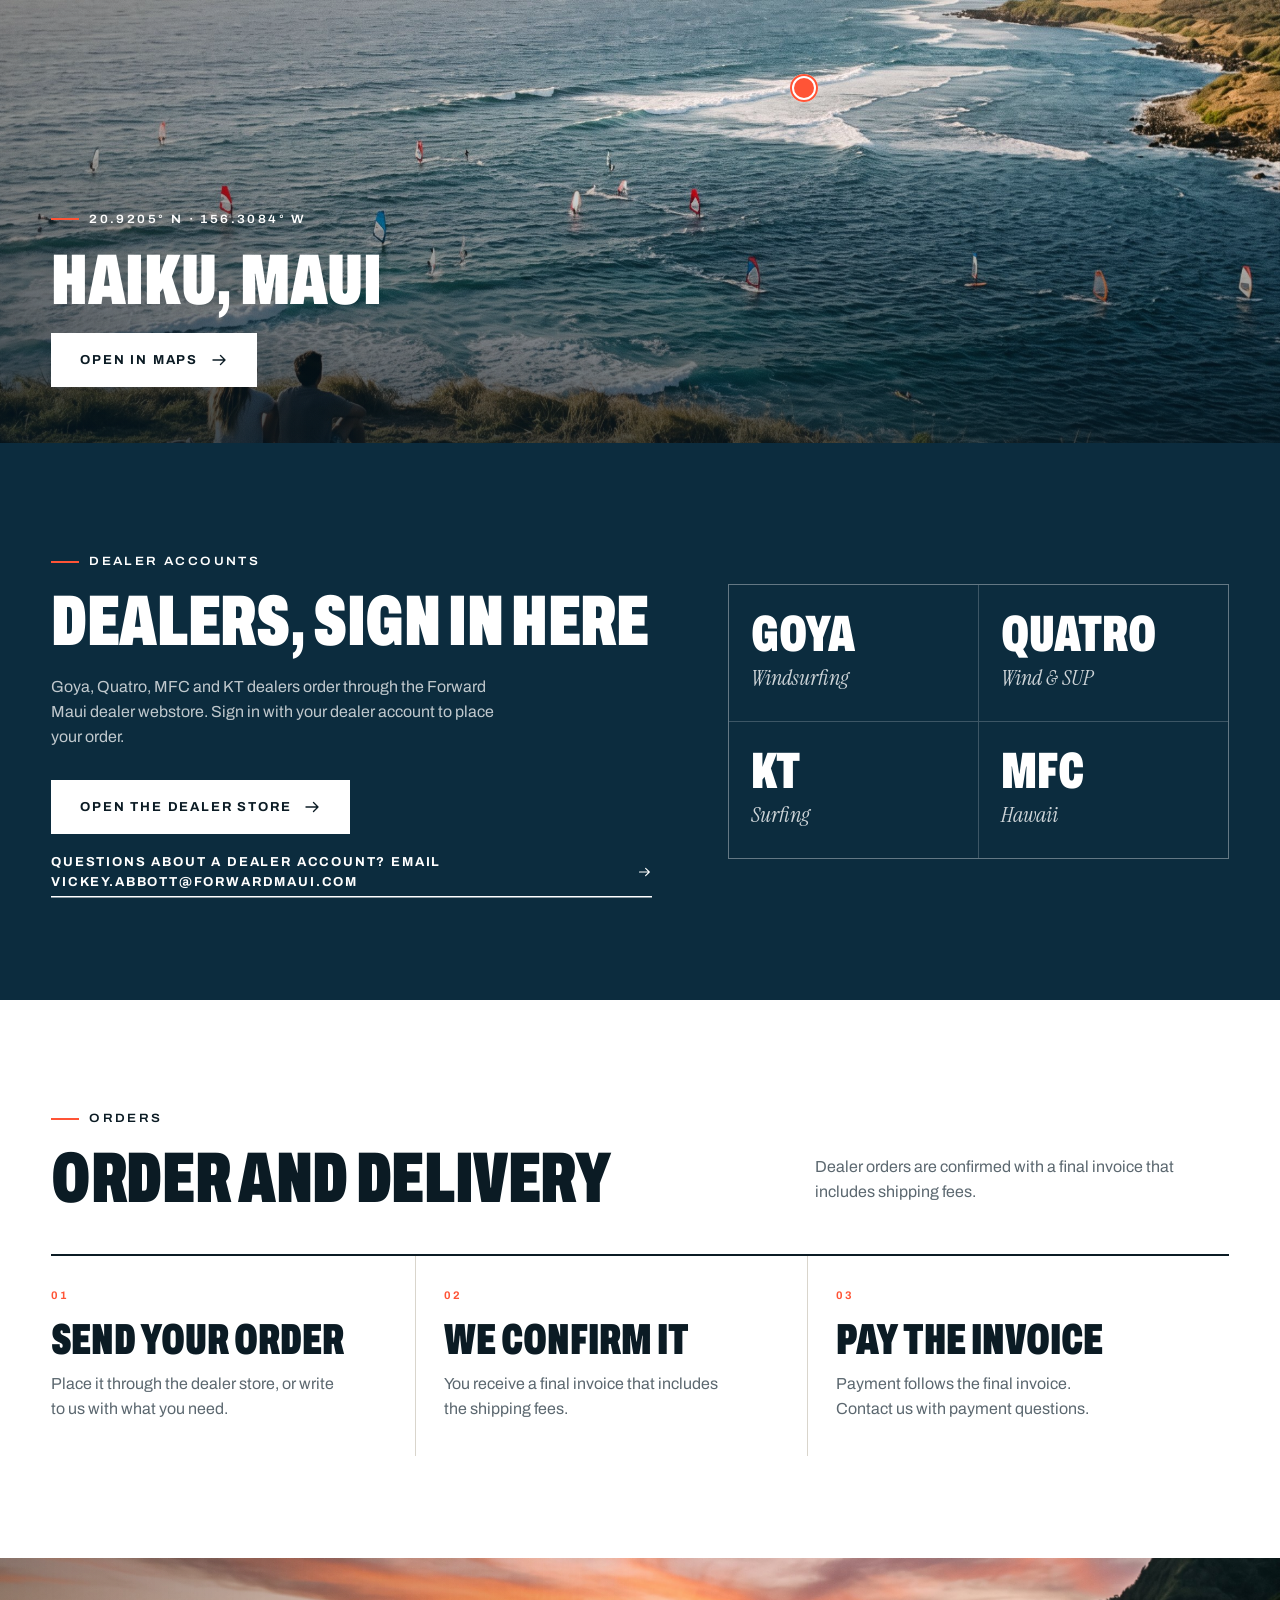
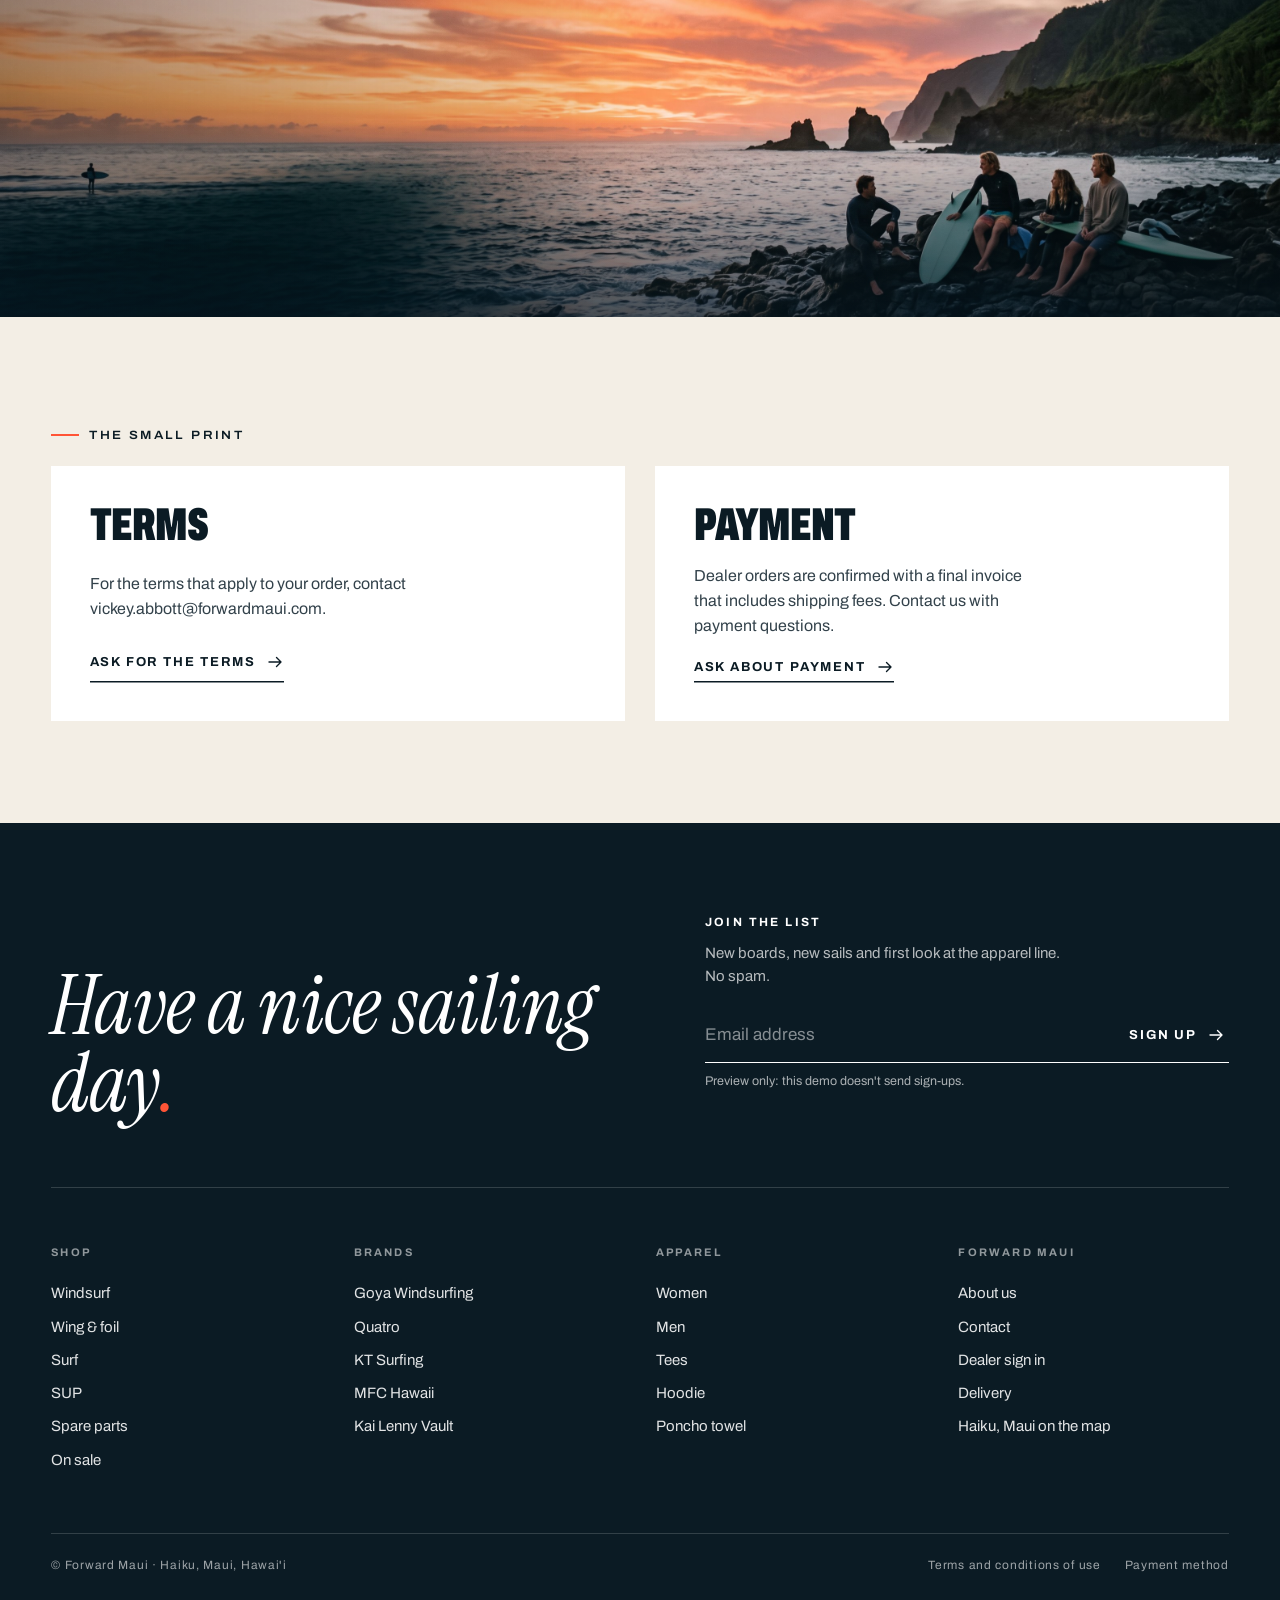
<file: maui/contact.html>
<!doctype html>
<html lang="en">
<head>
<meta charset="utf-8">
<meta name="viewport" content="width=device-width, initial-scale=1">
<title>Contact | Forward Maui, Haiku, Maui</title>
<meta name="description" content="Write to Forward Maui in Haiku, Maui, or sign in to the dealer store for Goya, Quatro, KT and MFC dealers.">
<meta name="theme-color" content="#0b1b24">
<link rel="preconnect" href="https://fonts.googleapis.com">
<link rel="preconnect" href="https://fonts.gstatic.com" crossorigin>
<link href="https://fonts.googleapis.com/css2?family=Archivo:wdth,wght@62..125,100..900&family=Instrument+Serif:ital@0;1&display=swap" rel="stylesheet">
<link rel="stylesheet" href="assets/styles.css">
<link rel="stylesheet" href="assets/info.css">
<style>.cform__note{margin:-.25rem 0 1rem;font-size:.85rem;opacity:.7}</style>
</head>
<body>
<a class="skip" href="#main">Skip to content</a>

<!-- Icon and board-outline sprite -->
<svg width="0" height="0" style="position:absolute" aria-hidden="true" focusable="false">
  <defs>
    <symbol id="i-arrow" viewBox="0 0 24 24" fill="none" stroke="currentColor" stroke-width="1.8" stroke-linecap="round" stroke-linejoin="round"><path d="M4 12h16M14 6l6 6-6 6"/></symbol>
    <symbol id="i-back" viewBox="0 0 24 24" fill="none" stroke="currentColor" stroke-width="1.8" stroke-linecap="round" stroke-linejoin="round"><path d="M20 12H4M10 6l-6 6 6 6"/></symbol>
    <symbol id="i-sail" viewBox="0 0 15 22"><path fill="currentColor" d="M2 0c7 4 11.500 11 13 20L2 22z"/></symbol>
    <symbol id="i-search" viewBox="0 0 24 24" fill="none" stroke="currentColor" stroke-width="1.6" stroke-linecap="round"><circle cx="11" cy="11" r="6.5"/><path d="M16 16l4.500 4.500"/></symbol>
    <symbol id="i-user" viewBox="0 0 24 24" fill="none" stroke="currentColor" stroke-width="1.6" stroke-linecap="round"><circle cx="12" cy="8" r="4"/><path d="M4 20.500c1.200-4 4.200-6 8-6s6.800 2 8 6"/></symbol>
    <symbol id="i-bag" viewBox="0 0 24 24" fill="none" stroke="currentColor" stroke-width="1.6" stroke-linecap="round" stroke-linejoin="round"><path d="M5 8h14l-1 12.500H6z"/><path d="M9 8V6.500a3 3 0 016 0V8"/></symbol>
    <symbol id="i-menu" viewBox="0 0 24 24" fill="none" stroke="currentColor" stroke-width="1.8" stroke-linecap="round"><path d="M3 7h18M3 12h18M3 17h12"/></symbol>
    <symbol id="i-close" viewBox="0 0 24 24" fill="none" stroke="currentColor" stroke-width="1.8" stroke-linecap="round"><path d="M5 5l14 14M19 5L5 19"/></symbol>
    <symbol id="i-pin" viewBox="0 0 24 24" fill="none" stroke="currentColor" stroke-width="1.6" stroke-linecap="round" stroke-linejoin="round"><path d="M12 21.500s7-6.200 7-11.500a7 7 0 10-14 0c0 5.300 7 11.500 7 11.500z"/><circle cx="12" cy="10" r="2.600"/></symbol>
    <symbol id="i-mail" viewBox="0 0 24 24" fill="none" stroke="currentColor" stroke-width="1.6" stroke-linecap="round" stroke-linejoin="round"><rect x="3" y="5.500" width="18" height="13" rx="1.500"/><path d="M3.500 7l8.500 6.500L20.500 7"/></symbol>
    <symbol id="i-box" viewBox="0 0 24 24" fill="none" stroke="currentColor" stroke-width="1.6" stroke-linecap="round" stroke-linejoin="round"><path d="M12 3l8.500 4.500v9L12 21l-8.500-4.500v-9z"/><path d="M3.500 7.500L12 12l8.500-4.500M12 12v9"/></symbol>
    <symbol id="i-key" viewBox="0 0 24 24" fill="none" stroke="currentColor" stroke-width="1.6" stroke-linecap="round" stroke-linejoin="round"><circle cx="8" cy="15" r="4.500"/><path d="M11.500 11.500L20 3M16 7l3 3M13.500 9.500l2 2"/></symbol>

    <!-- Board outlines (stylised templates, top view) -->
    <symbol id="b-wave" viewBox="0 0 120 400" fill="none" stroke="currentColor" stroke-width="1.6" stroke-linecap="round" stroke-linejoin="round">
      <path fill="var(--bf)" d="M60 6C84 42 100 122 100 212c0 78-10 138-26 180q-14 6-28 0C30 350 20 290 20 212 20 122 36 42 60 6z"/>
      <path d="M60 20v366" stroke-dasharray="2 7" opacity=".55"/>
      <rect x="56" y="150" width="8" height="46" rx="4"/>
      <path d="M40 232q8-10 16 0M64 232q8-10 16 0M52 296q8-10 16 0" />
      <rect x="57.500" y="336" width="5" height="30" rx="2.500"/><rect x="36" y="318" width="4.500" height="22" rx="2.200" transform="rotate(-6 38 329)"/><rect x="79.500" y="318" width="4.500" height="22" rx="2.200" transform="rotate(6 82 329)"/>
    </symbol>
    <symbol id="b-sup" viewBox="0 0 120 400" fill="none" stroke="currentColor" stroke-width="1.6" stroke-linecap="round" stroke-linejoin="round">
      <path fill="var(--bf)" d="M60 5C90 30 106 112 106 204c0 92-12 158-30 190H44C26 362 14 296 14 204 14 112 30 30 60 5z"/>
      <path d="M60 18v368" stroke-dasharray="2 7" opacity=".55"/>
      <rect x="34" y="150" width="52" height="150" rx="14" opacity=".8"/>
      <path d="M52 205h16"/>
      <rect x="57.500" y="342" width="5" height="32" rx="2.500"/><rect x="34" y="330" width="4.500" height="20" rx="2.200"/><rect x="81.500" y="330" width="4.500" height="20" rx="2.200"/>
    </symbol>
    <symbol id="b-long" viewBox="0 0 120 400" fill="none" stroke="currentColor" stroke-width="1.6" stroke-linecap="round" stroke-linejoin="round">
      <path fill="var(--bf)" d="M60 5C82 9 95 60 97 150c2 108-8 198-24 244q-13 5-26 0C31 348 21 258 23 150 25 60 38 9 60 5z"/>
      <path d="M60 8v384" opacity=".7"/>
      <rect x="57.500" y="330" width="5" height="44" rx="2.500"/>
      <path d="M44 44q16-12 32 0" opacity=".6"/>
    </symbol>
    <symbol id="b-foil" viewBox="0 0 120 400" fill="none" stroke="currentColor" stroke-width="1.6" stroke-linecap="round" stroke-linejoin="round">
      <path fill="var(--bf)" d="M60 78c26 4 42 36 42 100 0 62-4 112-12 142H30C22 290 18 240 18 178c0-64 16-96 42-100z"/>
      <path d="M60 92v214" stroke-dasharray="2 7" opacity=".55"/>
      <path d="M52 232v62M68 232v62"/>
      <path d="M38 150q8-10 16 0M66 150q8-10 16 0M52 206q8-10 16 0"/>
      <path d="M22 356h76M60 338v36" opacity=".6"/><path d="M34 356q26-14 52 0" opacity=".6"/>
    </symbol>
  </defs>
</svg>

<div class="announce"><span>Four brands. One north shore.<span class="hide-s"> Goya · Quatro · KT · MFC</span></span><em>Have a nice sailing day.</em></div>

<header class="header" id="top">
  <div class="container header__in">
    <button class="tool burger" id="burger" aria-label="Open menu" aria-expanded="false" aria-controls="drawer"><svg><use href="#i-menu"/></svg></button>
    <a class="header__logo" href="index.html" aria-label="Forward Maui, home">Forward<svg aria-hidden="true"><use href="#i-sail"/></svg>Maui</a>

    <nav class="nav" aria-label="Main">
      <div class="nav__item">
        <a class="nav__link" href="shop.html#goya">Goya</a>
        <div class="mega"><div class="container mega__in">
          <div class="mega__lead"><p class="h-display">Goya Windsurfing</p><p>Wave, freestyle and freeride boards, sails and complete rigs.</p><a class="link-arrow" href="shop.html#goya">Shop all Goya <svg><use href="#i-arrow"/></svg></a></div>
          <div class="mega__col"><h3>Boards</h3><a href="shop.html#goya-boards">Haiku Packages</a><a href="shop.html#goya-boards">Wave &amp; freewave</a><a href="shop.html#goya-boards">Freestyle</a><a href="shop.html#goya-boards">Freeride</a></div>
          <div class="mega__col"><h3>Sails</h3><a href="shop.html#goya-sails">Wave: Banzai, Fringe</a><a href="shop.html#goya-sails">Freestyle: Cypher</a><a href="shop.html#goya-sails">Freeride: Nexus</a><a href="shop.html#goya-sails">Freerace: Mark</a></div>
          <div class="mega__col"><h3>Rig packs</h3><a href="shop.html#goya-rig-packs">Nexus rigs</a><a href="shop.html#goya-rig-packs">Scion rig</a><a href="shop.html#goya-rig-packs">Surf rig</a><a href="shop.html#goya-surf-range">Goya Surf range</a></div>
          <div class="mega__col"><h3>Components</h3><a href="shop.html#goya-booms">Booms</a><a href="shop.html#goya-masts">Masts</a><a href="shop.html#goya-ext">Extensions</a><a href="shop.html#goya-accessories">Accessories</a></div>
        </div></div>
      </div>
      <div class="nav__item">
        <a class="nav__link" href="shop.html#quatro">Quatro</a>
        <div class="mega"><div class="container mega__in">
          <div class="mega__lead"><p class="h-display">Quatro</p><p>Wind boards, stand-up paddle and the Kai Lenny Vault.</p><a class="link-arrow" href="shop.html#quatro">Shop all Quatro <svg><use href="#i-arrow"/></svg></a></div>
          <div class="mega__col"><h3>Wind</h3><a href="shop.html#quatro-wind">Polakow Haiku Package</a><a href="shop.html#quatro-wind">Pyramid 6</a><a href="shop.html#quatro-wind">Cube 6</a><a href="shop.html#quatro-wind">Power 4</a></div>
          <div class="mega__col"><h3>SUP</h3><a href="shop.html#composite">Composite</a><a href="shop.html#air">Inflatable</a><a href="shop.html#paddles">Paddles</a></div>
          <div class="mega__col"><h3>Kai Lenny Vault</h3><a href="shop.html#kai-lenny-quatro-sup">Kai Lenny SUP Surf</a><a href="shop.html#kai-lenny-quatro-sup">Kai Lenny SUP Log</a></div>
          <div class="mega__col"><h3>More</h3><a href="shop.html#quatro-apparel">Quatro apparel</a><a href="shop.html#spare-parts">Board spares</a></div>
        </div></div>
      </div>
      <div class="nav__item">
        <a class="nav__link" href="shop.html#kt">KT</a>
        <div class="mega"><div class="container mega__in">
          <div class="mega__lead"><p class="h-display">KT Surfing</p><p>Surfboards, foil boards, wings and foils.</p><a class="link-arrow" href="shop.html#kt">Shop all KT <svg><use href="#i-arrow"/></svg></a></div>
          <div class="mega__col"><h3>Surfboards</h3><a href="shop.html#kt-surfboards">Yardstick 4</a><a href="shop.html#kt-surfboards">Ministick 2</a><a href="shop.html#kt-surfboards">Crusher 5</a></div>
          <div class="mega__col"><h3>Foil boards</h3><a href="shop.html#downwind-foil-board">Downwind</a><a href="shop.html#foil-surf-and-wing-boards">Foil surf &amp; wing</a><a href="shop.html#kt-foil-boards">Kite &amp; dock start</a></div>
          <div class="mega__col"><h3>Wing</h3><a href="shop.html#kt-wing">Wings</a><a href="shop.html#kt-wing-accessories">Wing accessories</a></div>
          <div class="mega__col"><h3>Foils</h3><a href="shop.html#kt-foils">Foils</a><a href="shop.html#kt-foils">Foil parts</a><a href="shop.html#kt-foils">Assembly parts</a></div>
        </div></div>
      </div>
      <div class="nav__item">
        <a class="nav__link" href="shop.html#mfc">MFC</a>
        <div class="mega"><div class="container mega__in">
          <div class="mega__lead"><p class="h-display">MFC Hawaii</p><p>Fins, hydrofoils and the accessories that finish a setup.</p><a class="link-arrow" href="shop.html#mfc">Shop all MFC <svg><use href="#i-arrow"/></svg></a></div>
          <div class="mega__col"><h3>Windsurf</h3><a href="shop.html#mfc-windsurf">Windsurf fins</a><a href="shop.html#mfc-windsurf">Windsurf accessories</a></div>
          <div class="mega__col"><h3>Surf</h3><a href="shop.html#mfc-surf">Surf fins</a><a href="shop.html#mfc-surf">Traction &amp; accessories</a></div>
          <div class="mega__col"><h3>Foil</h3><a href="shop.html#mfc-foil">Hydrofoils</a><a href="shop.html#mfc-foil">Foil parts</a><a href="shop.html#mfc-foil">Foil board bags</a></div>
          <div class="mega__col"><h3>SUP</h3><a href="shop.html#mfc-sup">SUP fins</a><a href="shop.html#mfc-sup">SUP accessories</a></div>
        </div></div>
      </div>
      <div class="nav__item">
        <a class="nav__link" href="apparel.html">Apparel</a>
        <div class="mega"><div class="container mega__in">
          <div class="mega__lead"><p class="h-display">Apparel</p><p>The Forward Maui line, plus tees and hoodies from the brands.</p><a class="link-arrow" href="apparel.html">See all apparel <svg><use href="#i-arrow"/></svg></a></div>
          <div class="mega__col"><h3>Forward Maui: women</h3><a href="apparel.html#women">Swimwear</a><a href="apparel.html#women">Blouses</a><a href="apparel.html#women">Tees</a></div>
          <div class="mega__col"><h3>Forward Maui: men</h3><a href="apparel.html#men">Boardshorts</a><a href="apparel.html#men">Tees</a></div>
          <div class="mega__col"><h3>After the session</h3><a href="apparel.html#hoodie">Pullover hoodie</a><a href="apparel.html#poncho">Poncho towel</a></div>
          <div class="mega__col"><h3>From the brands</h3><a href="shop.html#goya-apparel">Goya apparel</a><a href="shop.html#quatro-apparel">Quatro apparel</a><a href="shop.html#kt-apparel">KT apparel</a></div>
        </div></div>
      </div>
      <div class="nav__item"><a class="nav__link" href="shop.html#spare-parts">Spare parts</a></div>
      <div class="nav__item"><a class="nav__link nav__link--sale" href="shop.html#on-sale">Sale</a></div>
    </nav>

    <div class="header__tools">
      <a class="tool tool--hide-m" href="shop.html" aria-label="Search the shop"><svg><use href="#i-search"/></svg></a>
      <a class="tool tool--hide-m" href="contact.html" aria-label="Dealer sign in"><svg><use href="#i-user"/></svg></a>

    </div>
  </div>
</header>

<!-- Mobile menu -->
<div class="drawer" id="drawer" aria-hidden="true">
  <div class="drawer__scrim" data-drawer-close></div>
  <div class="drawer__panel" role="dialog" aria-label="Menu">
    <div class="drawer__top">
      <a class="header__logo" href="index.html">Forward<svg aria-hidden="true"><use href="#i-sail"/></svg>Maui</a>
      <button class="tool" data-drawer-close aria-label="Close menu"><svg><use href="#i-close"/></svg></button>
    </div>
    <details><summary>Goya</summary><ul><li><a href="shop.html#goya-boards">Boards</a></li><li><a href="shop.html#goya-sails">Sails</a></li><li><a href="shop.html#goya-rig-packs">Rig packs</a></li><li><a href="shop.html#goya-compts">Booms, masts &amp; extensions</a></li><li><a href="shop.html#goya-surf-range">Goya Surf range</a></li></ul></details>
    <details><summary>Quatro</summary><ul><li><a href="shop.html#quatro-wind">Wind boards</a></li><li><a href="shop.html#quatro-sup">SUP: composite &amp; inflatable</a></li><li><a href="shop.html#paddles">Paddles</a></li><li><a href="shop.html#kai-lenny-quatro-sup">Kai Lenny Vault</a></li></ul></details>
    <details><summary>KT</summary><ul><li><a href="shop.html#kt-surfboards">Surfboards</a></li><li><a href="shop.html#kt-foil-boards">Foil boards</a></li><li><a href="shop.html#kt-wing">Wings</a></li><li><a href="shop.html#kt-foils">Foils &amp; parts</a></li></ul></details>
    <details><summary>MFC</summary><ul><li><a href="shop.html#mfc-windsurf">Windsurf fins</a></li><li><a href="shop.html#mfc-surf">Surf fins &amp; traction</a></li><li><a href="shop.html#mfc-foil">Hydrofoils &amp; parts</a></li><li><a href="shop.html#mfc-sup">SUP fins</a></li></ul></details>
    <details><summary>Apparel</summary><ul><li><a href="apparel.html#women">Women</a></li><li><a href="apparel.html#men">Men</a></li><li><a href="apparel.html#hoodie">Hoodie</a></li><li><a href="apparel.html#poncho">Poncho towel</a></li><li><a href="shop.html#goya-apparel">Brand tees &amp; hoodies</a></li></ul></details>
    <a class="drawer__link" href="shop.html#spare-parts">Spare parts</a>
    <a class="drawer__link drawer__link--sale" href="shop.html#on-sale">Sale</a>
    <div class="drawer__foot"><a href="about.html">About Forward Maui</a><a href="contact.html">Contact &amp; dealer sign in</a><span>Haiku, Maui, Hawai'i</span></div>
  </div>
</div>

<main id="main">

<!-- HERO -->
<section class="hero hero--page" aria-labelledby="t-hero">
  <div class="hero__media"><img src="assets/img/band-dawn.jpg" alt="Five surfers wait on their boards in a pastel dawn lineup" fetchpriority="high"></div>
  <div class="hero__shade"></div>
  <div class="container hero__in">
    <div class="hero__head">
      <p class="eyebrow rise">Contact · Haiku, Maui</p>
      <h1 class="h-display h-xl hero__title rise" id="t-hero"><span>Write to us</span><span>from the lineup</span></h1>
    </div>
    <div class="hero__foot">
      <p class="hero__sub rise">Gear, apparel and dealer accounts: write to Forward Maui by email.</p>
      <div class="hero__cta rise">
        <a class="btn btn--light" href="#write">Send a message <svg><use href="#i-arrow"/></svg></a>
        <a class="btn btn--ghost" href="#dealers">Dealer sign in</a>
      </div>
    </div>
  </div>
</section>

<!-- STORE CARD + FORM -->
<section class="section section--sand" id="write" aria-labelledby="t-write">
  <div class="container contact">
    <div class="contact__card" data-reveal>
      <p class="eyebrow">The store</p>
      <h2 class="h-display h-md" id="t-write">Find us in Haiku</h2>
      <ul class="facts">
        <li><span class="facts__ico"><svg><use href="#i-pin"/></svg></span><div><h3>Where</h3><p>Haiku, Maui, Hawai'i<br><a href="https://www.google.com/maps?q=20.9205277,-156.3084232" target="_blank" rel="noopener">Open in Maps</a></p></div></li>
        <li><span class="facts__ico"><svg><use href="#i-mail"/></svg></span><div><h3>Email</h3><p><a href="mailto:vickey.abbott@forwardmaui.com">vickey.abbott@forwardmaui.com</a></p></div></li>
        <li><span class="facts__ico"><svg><use href="#i-box"/></svg></span><div><h3>Visiting and hours</h3><p>For visiting details, email us.</p></div></li>
      </ul>
      <p class="serif-note">Have a nice sailing day.</p>
    </div>

    <form class="cform" id="contactForm" novalidate data-reveal>
      <h2 class="h-display h-md">Send a message</h2>
      <p class="cform__note">This opens your email app with your message, addressed to vickey.abbott@forwardmaui.com.</p>
      <div class="cform__grid">
        <div class="field"><label for="cName">Name</label><input id="cName" name="name" type="text" autocomplete="name" required></div>
        <div class="field"><label for="cEmail">Email</label><input id="cEmail" name="email" type="email" autocomplete="email" required></div>
        <div class="field field--full"><label for="cTopic">Topic</label>
          <select id="cTopic" name="topic"><option>Gear</option><option>Apparel</option><option>Dealer account</option><option>Order</option></select></div>
        <div class="field field--full"><label for="cMsg">Message</label><textarea id="cMsg" name="message" rows="5" required></textarea></div>
      </div>
      <div class="cform__foot">
        <button class="btn btn--ink" type="submit">Email us <svg><use href="#i-arrow"/></svg></button>
        <p class="cform__msg" id="cMsgOut" role="status" aria-live="polite"></p>
      </div>
      <div class="cform__thanks" id="cThanks" hidden>
        <h3 class="h-display h-md">Mahalo.</h3>
        <p>Your email app should open with your message ready to send. If it doesn't, write to vickey.abbott@forwardmaui.com.</p>
        <button class="link-arrow" type="button" id="cAgain">Send another <svg><use href="#i-arrow"/></svg></button>
      </div>
    </form>
  </div>
</section>

<!-- MAP-LIKE BAND -->
<section class="band band--map" data-parallax aria-labelledby="t-map">
  <div class="band__media"><img class="band__img" src="assets/img/band-lookout.jpg" alt="A grassy lookout above a bay full of windsurf sails along Maui's north shore" loading="lazy"></div>
  <div class="band__shade"></div>
  <div class="map-pin" aria-hidden="true"><span></span></div>
  <div class="container band__in">
    <p class="eyebrow" data-reveal>20.9205° N · 156.3084° W</p>
    <h2 class="h-display h-lg" id="t-map" data-reveal>Haiku, Maui</h2>
    <a class="btn btn--light" href="https://www.google.com/maps?q=20.9205277,-156.3084232" target="_blank" rel="noopener" data-reveal>Open in Maps <svg><use href="#i-arrow"/></svg></a>
  </div>
</section>

<!-- DEALERS -->
<section class="section section--ink" id="dealers" aria-labelledby="t-dealers">
  <div class="container split-info">
    <div data-stagger>
      <p class="eyebrow" data-reveal>Dealer accounts</p>
      <h2 class="h-display h-lg" id="t-dealers" data-reveal>Dealers, sign in here</h2>
      <p class="lede" data-reveal>Goya, Quatro, MFC and KT dealers order through the Forward Maui dealer webstore. Sign in with your dealer account to place your order.</p>
      <div class="split-info__cta" data-reveal>
        <a class="btn btn--light" href="https://www.forwardmaui.com/shop/" target="_blank" rel="noopener">Open the dealer store <svg><use href="#i-arrow"/></svg></a>
        <a class="link-arrow" href="mailto:vickey.abbott@forwardmaui.com?subject=Dealer%20account">Questions about a dealer account? Email vickey.abbott@forwardmaui.com <svg><use href="#i-arrow"/></svg></a>
      </div>
    </div>
    <ul class="mini" data-stagger>
      <li data-reveal><b>Goya</b><span>Windsurfing</span></li>
      <li data-reveal><b>Quatro</b><span>Wind &amp; SUP</span></li>
      <li data-reveal><b>KT</b><span>Surfing</span></li>
      <li data-reveal><b>MFC</b><span>Hawaii</span></li>
    </ul>
  </div>
</section>

<!-- DELIVERY -->
<section class="section" id="delivery" aria-labelledby="t-delivery">
  <div class="container">
    <div class="section-head" data-reveal>
      <div><p class="eyebrow">Orders</p><h2 class="h-display h-lg" id="t-delivery">Order and delivery</h2></div>
      <div class="section-head__aside"><p class="lede">Dealer orders are confirmed with a final invoice that includes shipping fees.</p></div>
    </div>
    <ol class="steps" data-stagger>
      <li data-reveal><span>01</span><h3>Send your order</h3><p>Place it through the dealer store, or write to us with what you need.</p></li>
      <li data-reveal><span>02</span><h3>We confirm it</h3><p>You receive a final invoice that includes the shipping fees.</p></li>
      <li data-reveal><span>03</span><h3>Pay the invoice</h3><p>Payment follows the final invoice. Contact us with payment questions.</p></li>
    </ol>
  </div>
</section>

<!-- BAND: SUNSET -->
<section class="band band--sunset band--short" data-parallax aria-label="Sunset on the north shore">
  <div class="band__media"><img class="band__img" src="assets/img/band-sunset.jpg" alt="Friends sit on lava rocks with their boards under an orange and magenta north-shore sunset" loading="lazy"></div>
  <div class="band__shade"></div>
</section>

<!-- TERMS + PAYMENT -->
<section class="section section--sand" aria-labelledby="t-terms">
  <div class="container">
    <p class="eyebrow" data-reveal>The small print</p>
    <div class="legal" data-stagger>
      <article class="legal__card" id="terms" data-reveal>
        <h2 class="h-display h-md" id="t-terms">Terms</h2>
        <p>For the terms that apply to your order, contact vickey.abbott@forwardmaui.com.</p>
        <a class="link-arrow" href="mailto:vickey.abbott@forwardmaui.com?subject=Terms">Ask for the terms <svg><use href="#i-arrow"/></svg></a>
      </article>
      <article class="legal__card" id="payment" data-reveal>
        <h2 class="h-display h-md">Payment</h2>
        <p>Dealer orders are confirmed with a final invoice that includes shipping fees. Contact us with payment questions.</p>
        <a class="link-arrow" href="mailto:vickey.abbott@forwardmaui.com?subject=Payment">Ask about payment <svg><use href="#i-arrow"/></svg></a>
      </article>
    </div>
  </div>
</section>

</main>

<!-- FOOTER -->
<footer class="footer">
  <div class="container">
    <div class="footer__top">
      <p class="footer__bye" data-reveal>Have a nice sailing day<span>.</span></p>
      <form class="news" id="newsForm" novalidate data-reveal>
        <h2>Join the list</h2>
        <p>New boards, new sails and first look at the apparel line. No spam.</p>
        <div class="news__row">
          <label class="sr-only" for="newsEmail">Email address</label>
          <input id="newsEmail" type="email" placeholder="Email address" autocomplete="email">
          <button type="submit">Sign up <svg><use href="#i-arrow"/></svg></button>
        </div>
        <p class="news__msg" id="newsMsg" role="status" aria-live="polite"></p>
      </form>
    </div>
    <div class="footer__cols">
      <div><h3>Shop</h3><ul><li><a href="shop.html#windsurf">Windsurf</a></li><li><a href="shop.html#wing-foil">Wing &amp; foil</a></li><li><a href="shop.html#surf">Surf</a></li><li><a href="shop.html#sup">SUP</a></li><li><a href="shop.html#spare-parts">Spare parts</a></li><li><a href="shop.html#on-sale">On sale</a></li></ul></div>
      <div><h3>Brands</h3><ul><li><a href="shop.html#goya">Goya Windsurfing</a></li><li><a href="shop.html#quatro">Quatro</a></li><li><a href="shop.html#kt">KT Surfing</a></li><li><a href="shop.html#mfc">MFC Hawaii</a></li><li><a href="shop.html#kai-lenny-quatro-sup">Kai Lenny Vault</a></li></ul></div>
      <div><h3>Apparel</h3><ul><li><a href="apparel.html#women">Women</a></li><li><a href="apparel.html#men">Men</a></li><li><a href="apparel.html#tees">Tees</a></li><li><a href="apparel.html#hoodie">Hoodie</a></li><li><a href="apparel.html#poncho">Poncho towel</a></li></ul></div>
      <div><h3>Forward Maui</h3><ul><li><a href="about.html">About us</a></li><li><a href="contact.html">Contact</a></li><li><a href="contact.html#dealers">Dealer sign in</a></li><li><a href="contact.html#delivery">Delivery</a></li><li><a href="https://www.google.com/maps?q=20.9205277,-156.3084232" target="_blank" rel="noopener">Haiku, Maui on the map</a></li></ul></div>
    </div>
    <div class="footer__legal">
      <span>© Forward Maui · Haiku, Maui, Hawai'i</span>
      <nav aria-label="Legal"><a href="contact.html#terms">Terms and conditions of use</a><a href="contact.html#payment">Payment method</a></nav>
    </div>
  </div>
</footer>

<script src="assets/app.js"></script>
<script>
(function(){
  var f=document.getElementById('contactForm'); if(!f) return;
  var out=document.getElementById('cMsgOut'), thanks=document.getElementById('cThanks');
  f.addEventListener('submit',function(e){
    e.preventDefault();
    var ok=/^[^@\s]+@[^@\s]+\.[^@\s]+$/.test(f.email.value.trim());
    if(!f.name.value.trim()||!ok||!f.message.value.trim()){out.textContent='Please add your name, a valid email and a message.';return;}
    var body='Name: '+f.name.value.trim()+'\nEmail: '+f.email.value.trim()+'\nTopic: '+f.topic.value+'\n\n'+f.message.value.trim();
    var url='mailto:vickey.abbott@forwardmaui.com?subject='+encodeURIComponent('Forward Maui: '+f.topic.value)+'&body='+encodeURIComponent(body);
    out.textContent=''; f.classList.add('is-sent'); thanks.hidden=false;
    location.href=url;
  });
  document.getElementById('cAgain').addEventListener('click',function(){
    f.reset(); f.classList.remove('is-sent'); thanks.hidden=true; f.name.focus();
  });
})();
</script>
</body>
</html>
</file>
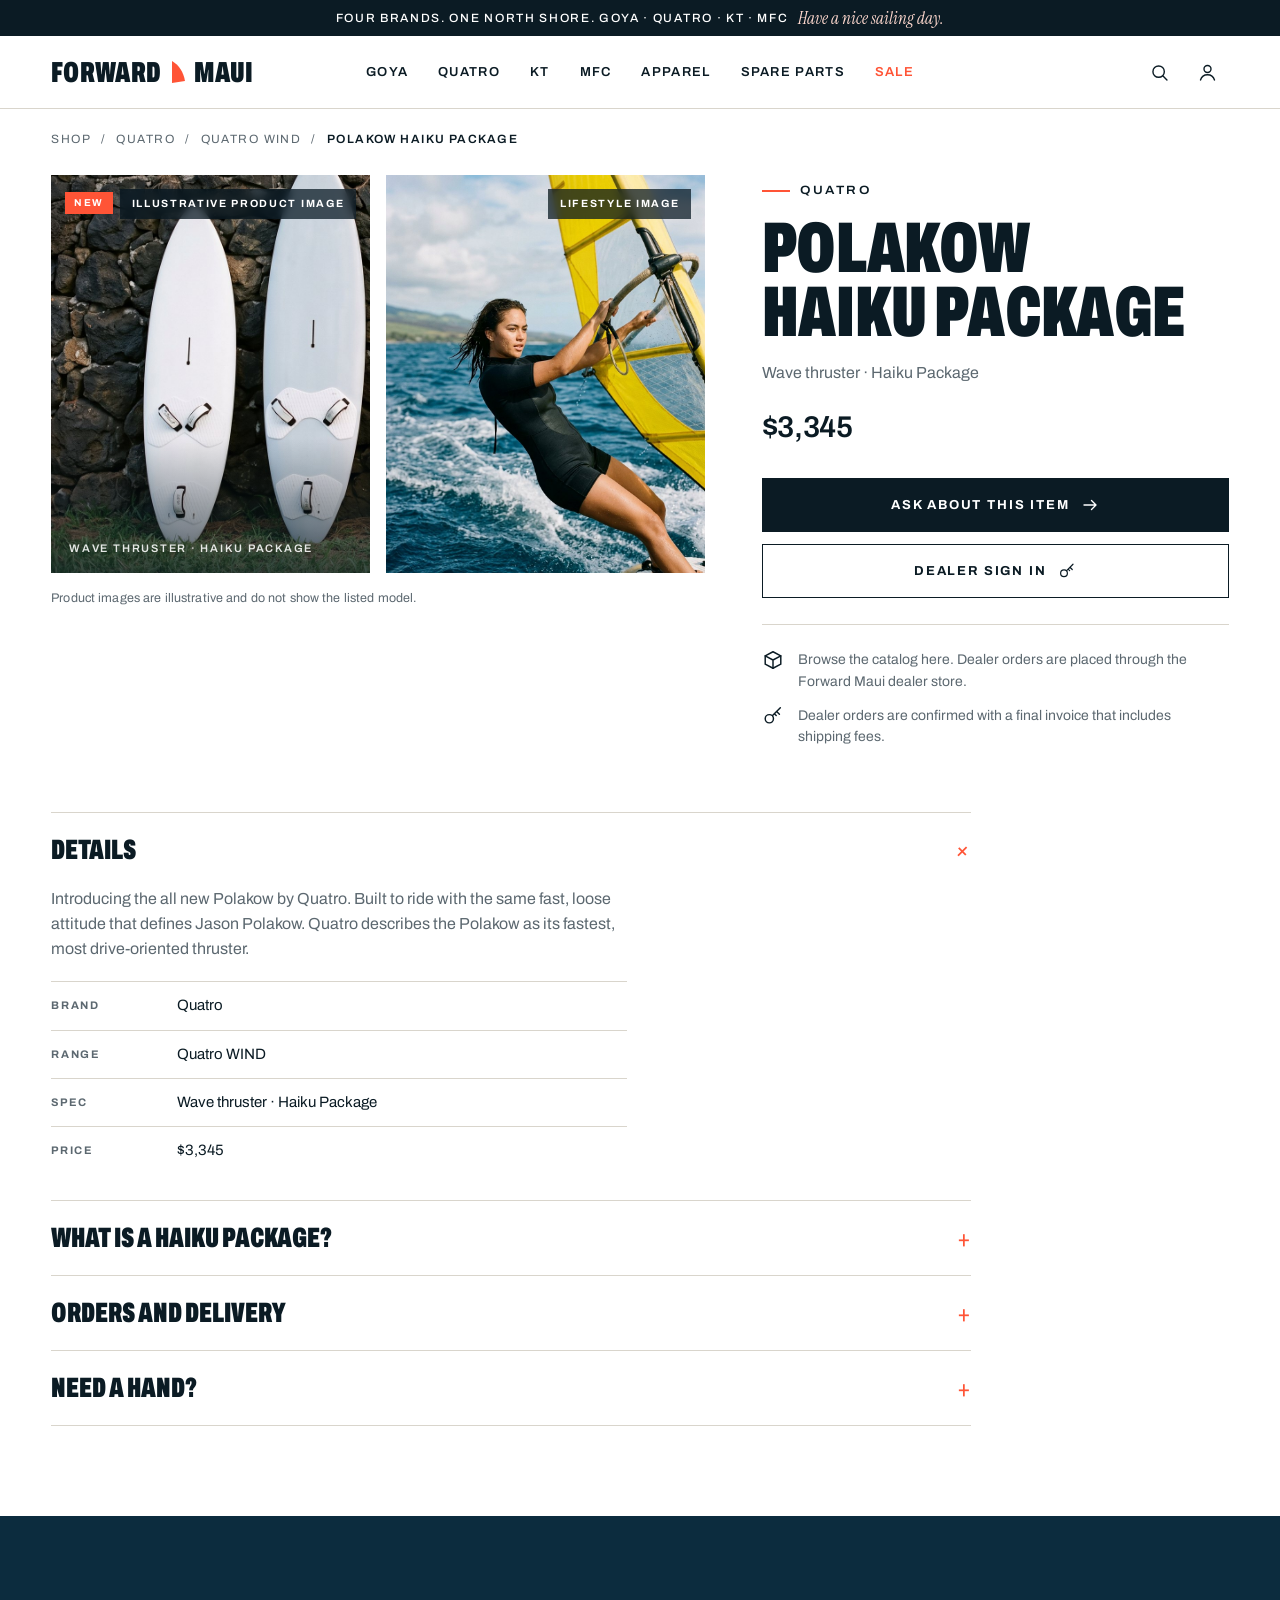
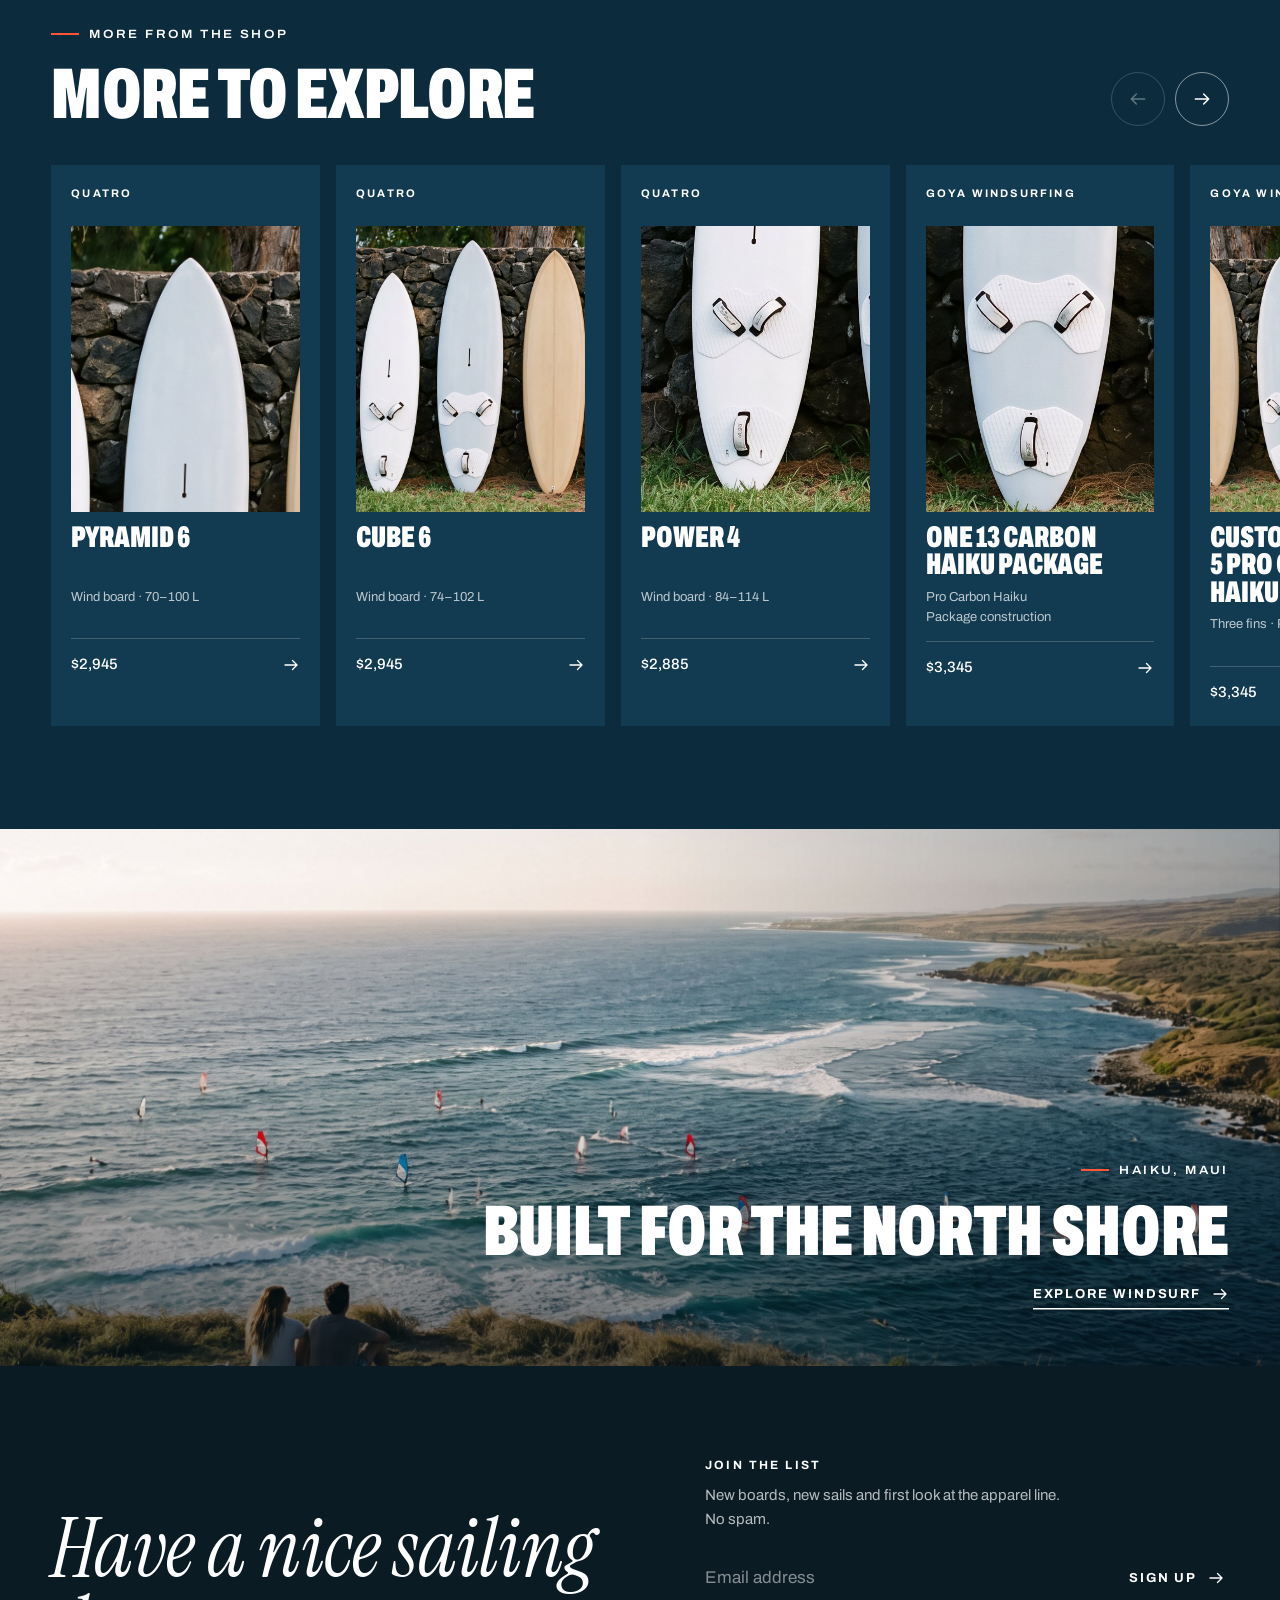
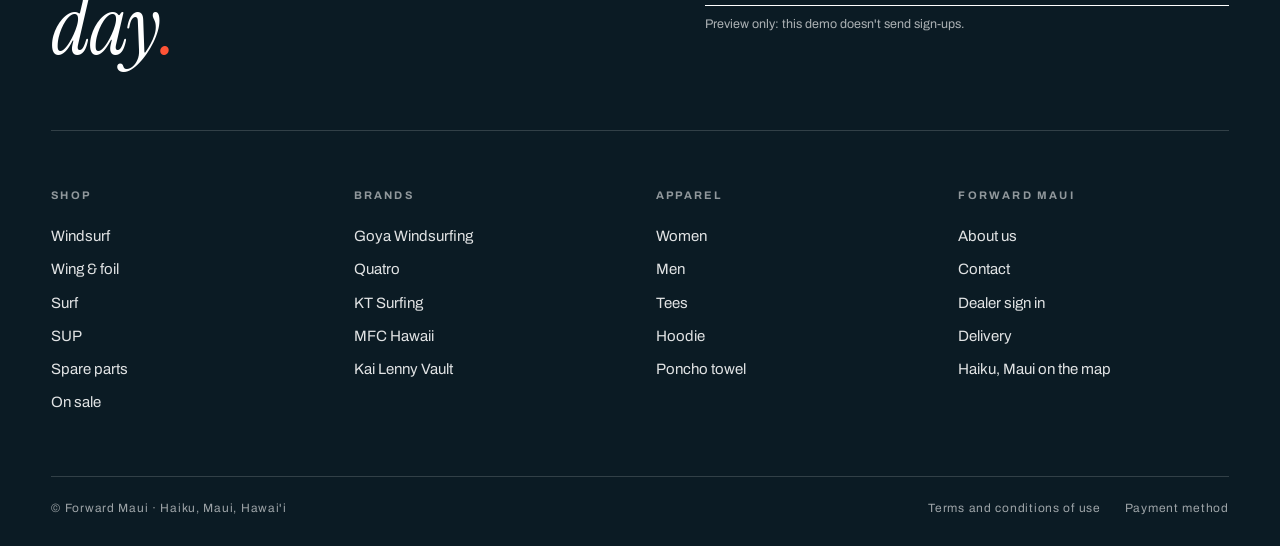
<file: maui/product.html>
<!doctype html>
<html lang="en">
<head>
<meta charset="utf-8">
<meta name="viewport" content="width=device-width, initial-scale=1">
<title>Polakow Haiku Package | Forward Maui Shop</title>
<meta name="description" content="Forward Maui shop product page.">
<meta name="theme-color" content="#0b1b24">
<link rel="preconnect" href="https://fonts.googleapis.com">
<link rel="preconnect" href="https://fonts.gstatic.com" crossorigin>
<link href="https://fonts.googleapis.com/css2?family=Archivo:wdth,wght@62..125,100..900&family=Instrument+Serif:ital@0;1&display=swap" rel="stylesheet">
<link rel="stylesheet" href="assets/styles.css">
<link rel="stylesheet" href="assets/shop.css">
</head>
<body data-page="product">
<a class="skip" href="#main">Skip to content</a>

<!-- Icon and board-outline sprite -->
<svg width="0" height="0" style="position:absolute" aria-hidden="true" focusable="false">
  <defs>
    <symbol id="i-arrow" viewBox="0 0 24 24" fill="none" stroke="currentColor" stroke-width="1.8" stroke-linecap="round" stroke-linejoin="round"><path d="M4 12h16M14 6l6 6-6 6"/></symbol>
    <symbol id="i-back" viewBox="0 0 24 24" fill="none" stroke="currentColor" stroke-width="1.8" stroke-linecap="round" stroke-linejoin="round"><path d="M20 12H4M10 6l-6 6 6 6"/></symbol>
    <symbol id="i-sail" viewBox="0 0 15 22"><path fill="currentColor" d="M2 0c7 4 11.500 11 13 20L2 22z"/></symbol>
    <symbol id="i-search" viewBox="0 0 24 24" fill="none" stroke="currentColor" stroke-width="1.6" stroke-linecap="round"><circle cx="11" cy="11" r="6.5"/><path d="M16 16l4.500 4.500"/></symbol>
    <symbol id="i-user" viewBox="0 0 24 24" fill="none" stroke="currentColor" stroke-width="1.6" stroke-linecap="round"><circle cx="12" cy="8" r="4"/><path d="M4 20.500c1.200-4 4.200-6 8-6s6.800 2 8 6"/></symbol>
    <symbol id="i-menu" viewBox="0 0 24 24" fill="none" stroke="currentColor" stroke-width="1.8" stroke-linecap="round"><path d="M3 7h18M3 12h18M3 17h12"/></symbol>
    <symbol id="i-close" viewBox="0 0 24 24" fill="none" stroke="currentColor" stroke-width="1.8" stroke-linecap="round"><path d="M5 5l14 14M19 5L5 19"/></symbol>
    <symbol id="i-pin" viewBox="0 0 24 24" fill="none" stroke="currentColor" stroke-width="1.6" stroke-linecap="round" stroke-linejoin="round"><path d="M12 21.500s7-6.200 7-11.500a7 7 0 10-14 0c0 5.300 7 11.500 7 11.500z"/><circle cx="12" cy="10" r="2.600"/></symbol>
    <symbol id="i-mail" viewBox="0 0 24 24" fill="none" stroke="currentColor" stroke-width="1.6" stroke-linecap="round" stroke-linejoin="round"><rect x="3" y="5.500" width="18" height="13" rx="1.500"/><path d="M3.500 7l8.500 6.500L20.500 7"/></symbol>
    <symbol id="i-box" viewBox="0 0 24 24" fill="none" stroke="currentColor" stroke-width="1.6" stroke-linecap="round" stroke-linejoin="round"><path d="M12 3l8.500 4.500v9L12 21l-8.500-4.500v-9z"/><path d="M3.500 7.500L12 12l8.500-4.500M12 12v9"/></symbol>
    <symbol id="i-key" viewBox="0 0 24 24" fill="none" stroke="currentColor" stroke-width="1.6" stroke-linecap="round" stroke-linejoin="round"><circle cx="8" cy="15" r="4.500"/><path d="M11.500 11.500L20 3M16 7l3 3M13.500 9.500l2 2"/></symbol>
  </defs>
</svg>

<div class="announce"><span>Four brands. One north shore.<span class="hide-s"> Goya · Quatro · KT · MFC</span></span><em>Have a nice sailing day.</em></div>

<header class="header header--solid" id="top">
  <div class="container header__in">
    <button class="tool burger" id="burger" aria-label="Open menu" aria-expanded="false" aria-controls="drawer"><svg><use href="#i-menu"/></svg></button>
    <a class="header__logo" href="index.html" aria-label="Forward Maui, home">Forward<svg aria-hidden="true"><use href="#i-sail"/></svg>Maui</a>

    <nav class="nav" aria-label="Main">
      <div class="nav__item">
        <a class="nav__link" href="shop.html#goya">Goya</a>
        <div class="mega"><div class="container mega__in">
          <div class="mega__lead"><p class="h-display">Goya Windsurfing</p><p>Wave, freestyle and freeride boards, sails and complete rigs.</p><a class="link-arrow" href="shop.html#goya">Shop all Goya <svg><use href="#i-arrow"/></svg></a></div>
          <div class="mega__col"><h3>Boards</h3><a href="shop.html#goya-boards">Haiku Packages</a><a href="shop.html#goya-boards">Wave &amp; freewave</a><a href="shop.html#goya-boards">Freestyle</a><a href="shop.html#goya-boards">Freeride</a></div>
          <div class="mega__col"><h3>Sails</h3><a href="shop.html#goya-sails">Wave: Banzai, Fringe</a><a href="shop.html#goya-sails">Freestyle: Cypher</a><a href="shop.html#goya-sails">Freeride: Nexus</a><a href="shop.html#goya-sails">Freerace: Mark</a></div>
          <div class="mega__col"><h3>Rig packs</h3><a href="shop.html#goya-rig-packs">Nexus rigs</a><a href="shop.html#goya-rig-packs">Scion rig</a><a href="shop.html#goya-rig-packs">Surf rig</a><a href="shop.html#goya-surf-range">Goya Surf range</a></div>
          <div class="mega__col"><h3>Components</h3><a href="shop.html#goya-booms">Booms</a><a href="shop.html#goya-masts">Masts</a><a href="shop.html#goya-ext">Extensions</a><a href="shop.html#goya-accessories">Accessories</a></div>
        </div></div>
      </div>
      <div class="nav__item">
        <a class="nav__link" href="shop.html#quatro">Quatro</a>
        <div class="mega"><div class="container mega__in">
          <div class="mega__lead"><p class="h-display">Quatro</p><p>Wind boards, stand-up paddle and the Kai Lenny Vault.</p><a class="link-arrow" href="shop.html#quatro">Shop all Quatro <svg><use href="#i-arrow"/></svg></a></div>
          <div class="mega__col"><h3>Wind</h3><a href="shop.html#quatro-wind">Polakow Haiku Package</a><a href="shop.html#quatro-wind">Pyramid 6</a><a href="shop.html#quatro-wind">Cube 6</a><a href="shop.html#quatro-wind">Power 4</a></div>
          <div class="mega__col"><h3>SUP</h3><a href="shop.html#composite">Composite</a><a href="shop.html#air">Inflatable</a><a href="shop.html#paddles">Paddles</a></div>
          <div class="mega__col"><h3>Kai Lenny Vault</h3><a href="shop.html#kai-lenny-quatro-sup">Kai Lenny SUP Surf</a><a href="shop.html#kai-lenny-quatro-sup">Kai Lenny SUP Log</a></div>
          <div class="mega__col"><h3>More</h3><a href="shop.html#quatro-apparel">Quatro apparel</a><a href="shop.html#spare-parts">Board spares</a></div>
        </div></div>
      </div>
      <div class="nav__item">
        <a class="nav__link" href="shop.html#kt">KT</a>
        <div class="mega"><div class="container mega__in">
          <div class="mega__lead"><p class="h-display">KT Surfing</p><p>Surfboards, foil boards, wings and foils.</p><a class="link-arrow" href="shop.html#kt">Shop all KT <svg><use href="#i-arrow"/></svg></a></div>
          <div class="mega__col"><h3>Surfboards</h3><a href="shop.html#kt-surfboards">Yardstick 4</a><a href="shop.html#kt-surfboards">Ministick 2</a><a href="shop.html#kt-surfboards">Crusher 5</a></div>
          <div class="mega__col"><h3>Foil boards</h3><a href="shop.html#downwind-foil-board">Downwind</a><a href="shop.html#foil-surf-and-wing-boards">Foil surf &amp; wing</a><a href="shop.html#kt-foil-boards">Kite &amp; dock start</a></div>
          <div class="mega__col"><h3>Wing</h3><a href="shop.html#kt-wing">Wings</a><a href="shop.html#kt-wing-accessories">Wing accessories</a></div>
          <div class="mega__col"><h3>Foils</h3><a href="shop.html#kt-foils">Foils</a><a href="shop.html#kt-foils">Foil parts</a><a href="shop.html#kt-foils">Assembly parts</a></div>
        </div></div>
      </div>
      <div class="nav__item">
        <a class="nav__link" href="shop.html#mfc">MFC</a>
        <div class="mega"><div class="container mega__in">
          <div class="mega__lead"><p class="h-display">MFC Hawaii</p><p>Fins, hydrofoils and the accessories that finish a setup.</p><a class="link-arrow" href="shop.html#mfc">Shop all MFC <svg><use href="#i-arrow"/></svg></a></div>
          <div class="mega__col"><h3>Windsurf</h3><a href="shop.html#mfc-windsurf">Windsurf fins</a><a href="shop.html#mfc-windsurf">Windsurf accessories</a></div>
          <div class="mega__col"><h3>Surf</h3><a href="shop.html#mfc-surf">Surf fins</a><a href="shop.html#mfc-surf">Traction &amp; accessories</a></div>
          <div class="mega__col"><h3>Foil</h3><a href="shop.html#mfc-foil">Hydrofoils</a><a href="shop.html#mfc-foil">Foil parts</a><a href="shop.html#mfc-foil">Foil board bags</a></div>
          <div class="mega__col"><h3>SUP</h3><a href="shop.html#mfc-sup">SUP fins</a><a href="shop.html#mfc-sup">SUP accessories</a></div>
        </div></div>
      </div>
      <div class="nav__item">
        <a class="nav__link" href="apparel.html">Apparel</a>
        <div class="mega"><div class="container mega__in">
          <div class="mega__lead"><p class="h-display">Apparel</p><p>The Forward Maui line, plus tees and hoodies from the brands.</p><a class="link-arrow" href="apparel.html">See all apparel <svg><use href="#i-arrow"/></svg></a></div>
          <div class="mega__col"><h3>Forward Maui: women</h3><a href="apparel.html#women">Swimwear</a><a href="apparel.html#women">Blouses</a><a href="apparel.html#women">Tees</a></div>
          <div class="mega__col"><h3>Forward Maui: men</h3><a href="apparel.html#men">Boardshorts</a><a href="apparel.html#men">Tees</a></div>
          <div class="mega__col"><h3>After the session</h3><a href="apparel.html#hoodie">Pullover hoodie</a><a href="apparel.html#poncho">Poncho towel</a></div>
          <div class="mega__col"><h3>From the brands</h3><a href="shop.html#goya-apparel">Goya apparel</a><a href="shop.html#quatro-apparel">Quatro apparel</a><a href="shop.html#kt-apparel">KT apparel</a></div>
        </div></div>
      </div>
      <div class="nav__item"><a class="nav__link" href="shop.html#spare-parts">Spare parts</a></div>
      <div class="nav__item"><a class="nav__link nav__link--sale" href="shop.html#on-sale">Sale</a></div>
    </nav>

    <div class="header__tools">
      <a class="tool tool--hide-m" href="shop.html" aria-label="Search the shop"><svg><use href="#i-search"/></svg></a>
      <a class="tool tool--hide-m" href="contact.html" aria-label="Dealer sign in"><svg><use href="#i-user"/></svg></a>
    </div>
  </div>
</header>

<!-- Mobile menu -->
<div class="drawer" id="drawer" aria-hidden="true">
  <div class="drawer__scrim" data-drawer-close></div>
  <div class="drawer__panel" role="dialog" aria-label="Menu">
    <div class="drawer__top">
      <a class="header__logo" href="index.html">Forward<svg aria-hidden="true"><use href="#i-sail"/></svg>Maui</a>
      <button class="tool" data-drawer-close aria-label="Close menu"><svg><use href="#i-close"/></svg></button>
    </div>
    <details><summary>Goya</summary><ul><li><a href="shop.html#goya-boards">Boards</a></li><li><a href="shop.html#goya-sails">Sails</a></li><li><a href="shop.html#goya-rig-packs">Rig packs</a></li><li><a href="shop.html#goya-compts">Booms, masts &amp; extensions</a></li><li><a href="shop.html#goya-surf-range">Goya Surf range</a></li></ul></details>
    <details><summary>Quatro</summary><ul><li><a href="shop.html#quatro-wind">Wind boards</a></li><li><a href="shop.html#quatro-sup">SUP: composite &amp; inflatable</a></li><li><a href="shop.html#paddles">Paddles</a></li><li><a href="shop.html#kai-lenny-quatro-sup">Kai Lenny Vault</a></li></ul></details>
    <details><summary>KT</summary><ul><li><a href="shop.html#kt-surfboards">Surfboards</a></li><li><a href="shop.html#kt-foil-boards">Foil boards</a></li><li><a href="shop.html#kt-wing">Wings</a></li><li><a href="shop.html#kt-foils">Foils &amp; parts</a></li></ul></details>
    <details><summary>MFC</summary><ul><li><a href="shop.html#mfc-windsurf">Windsurf fins</a></li><li><a href="shop.html#mfc-surf">Surf fins &amp; traction</a></li><li><a href="shop.html#mfc-foil">Hydrofoils &amp; parts</a></li><li><a href="shop.html#mfc-sup">SUP fins</a></li></ul></details>
    <details><summary>Apparel</summary><ul><li><a href="apparel.html#women">Women</a></li><li><a href="apparel.html#men">Men</a></li><li><a href="apparel.html#hoodie">Hoodie</a></li><li><a href="apparel.html#poncho">Poncho towel</a></li><li><a href="shop.html#goya-apparel">Brand tees &amp; hoodies</a></li></ul></details>
    <a class="drawer__link" href="shop.html#spare-parts">Spare parts</a>
    <a class="drawer__link drawer__link--sale" href="shop.html#on-sale">Sale</a>
    <div class="drawer__foot"><a href="about.html">About Forward Maui</a><a href="contact.html">Contact &amp; dealer sign in</a><span>Haiku, Maui, Hawai'i</span></div>
  </div>
</div>


<main id="main">
<section class="pdp">
  <div class="container">
    <nav class="crumbs" id="crumbs" aria-label="Breadcrumb"></nav>
    <div class="pdp__grid">
      <div class="pdp__gallery" id="gallery"></div>
      <div class="pdp__buy" id="buy"></div>
    </div>
    <div class="acc" id="acc"></div>
  </div>
</section>

<!-- MORE TO EXPLORE -->
<section class="section section--ink pdp-rail" data-rail aria-labelledby="t-more">
  <div class="container">
    <div class="rail-head" data-reveal>
      <div>
        <p class="eyebrow">More from the shop</p>
        <h2 class="h-display h-lg" id="t-more">More to explore</h2>
      </div>
      <div class="rail-nav"><button type="button" data-rail-prev aria-label="Previous"><svg><use href="#i-back"/></svg></button><button type="button" data-rail-next aria-label="More"><svg><use href="#i-arrow"/></svg></button></div>
    </div>
  </div>
  <div class="rail" id="rideRail"></div>
</section>

<!-- LANDSCAPE BAND -->
<section class="band band--right shop-end" data-parallax aria-labelledby="t-pband">
  <div class="band__media"><img class="band__img" id="bandImg" src="assets/img/band-whitecaps.jpg" alt=""></div>
  <div class="band__shade"></div>
  <div class="container band__in">
    <p class="eyebrow" data-reveal>Haiku, Maui</p>
    <h2 class="h-display h-lg" id="t-pband" data-reveal>Built for the north shore</h2>
    <a class="link-arrow" id="bandLink" href="shop.html" data-reveal>Explore all gear <svg><use href="#i-arrow"/></svg></a>
  </div>
</section>
</main>

<!-- FOOTER -->
<footer class="footer">
  <div class="container">
    <div class="footer__top">
      <p class="footer__bye" data-reveal>Have a nice sailing day<span>.</span></p>
      <form class="news" id="newsForm" novalidate data-reveal>
        <h2>Join the list</h2>
        <p>New boards, new sails and first look at the apparel line. No spam.</p>
        <div class="news__row">
          <label class="sr-only" for="newsEmail">Email address</label>
          <input id="newsEmail" type="email" placeholder="Email address" autocomplete="email">
          <button type="submit">Sign up <svg><use href="#i-arrow"/></svg></button>
        </div>
        <p class="news__msg" id="newsMsg" role="status" aria-live="polite"></p>
      </form>
    </div>
    <div class="footer__cols">
      <div><h3>Shop</h3><ul><li><a href="shop.html#windsurf">Windsurf</a></li><li><a href="shop.html#wing-foil">Wing &amp; foil</a></li><li><a href="shop.html#surf">Surf</a></li><li><a href="shop.html#sup">SUP</a></li><li><a href="shop.html#spare-parts">Spare parts</a></li><li><a href="shop.html#on-sale">On sale</a></li></ul></div>
      <div><h3>Brands</h3><ul><li><a href="shop.html#goya">Goya Windsurfing</a></li><li><a href="shop.html#quatro">Quatro</a></li><li><a href="shop.html#kt">KT Surfing</a></li><li><a href="shop.html#mfc">MFC Hawaii</a></li><li><a href="shop.html#kai-lenny-quatro-sup">Kai Lenny Vault</a></li></ul></div>
      <div><h3>Apparel</h3><ul><li><a href="apparel.html#women">Women</a></li><li><a href="apparel.html#men">Men</a></li><li><a href="apparel.html#tees">Tees</a></li><li><a href="apparel.html#hoodie">Hoodie</a></li><li><a href="apparel.html#poncho">Poncho towel</a></li></ul></div>
      <div><h3>Forward Maui</h3><ul><li><a href="about.html">About us</a></li><li><a href="contact.html">Contact</a></li><li><a href="contact.html#dealers">Dealer sign in</a></li><li><a href="contact.html#delivery">Delivery</a></li><li><a href="https://www.google.com/maps?q=20.9205277,-156.3084232" target="_blank" rel="noopener">Haiku, Maui on the map</a></li></ul></div>
    </div>
    <div class="footer__legal">
      <span>© Forward Maui · Haiku, Maui, Hawai'i</span>
      <nav aria-label="Legal"><a href="contact.html#terms">Terms and conditions of use</a><a href="contact.html#payment">Payment method</a></nav>
    </div>
  </div>
</footer>

<script src="assets/shop-data.js"></script>
<script src="assets/shop.js"></script>
<script src="assets/app.js"></script>
</body>
</html>
</file>
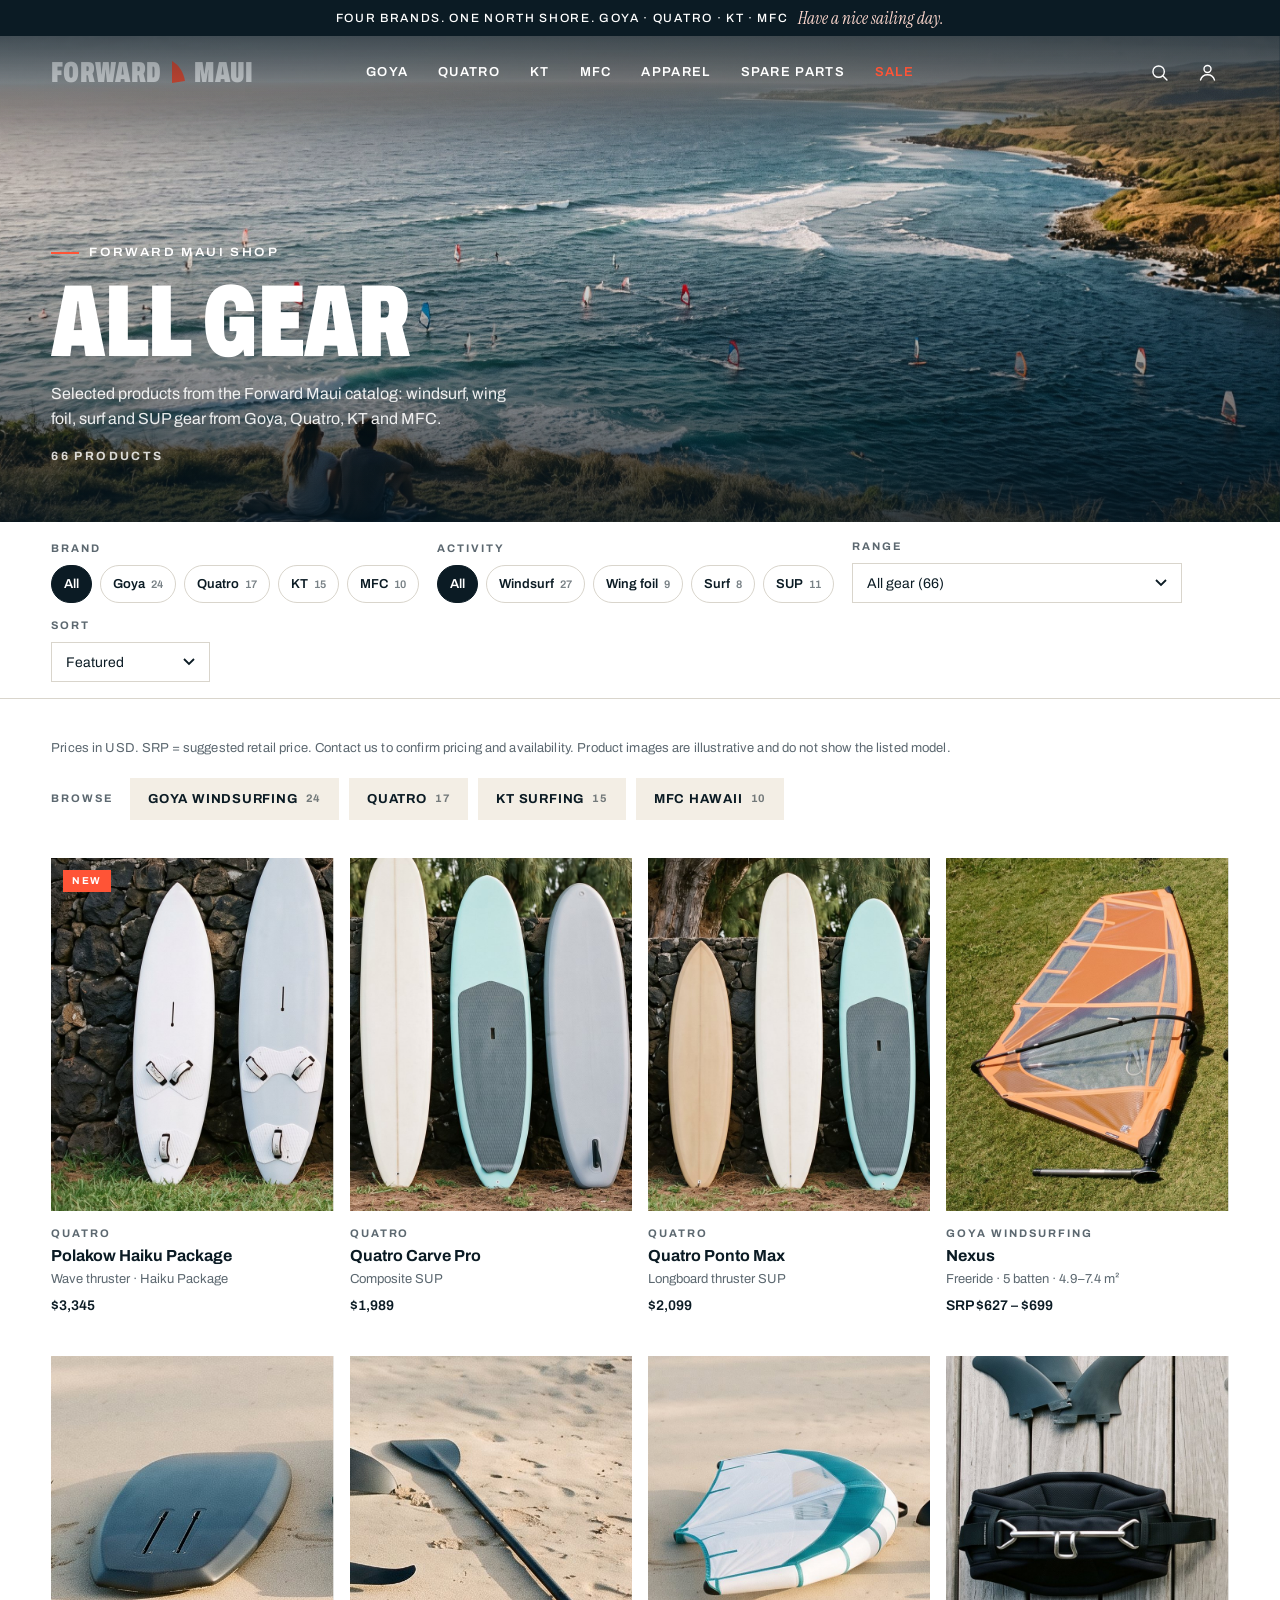
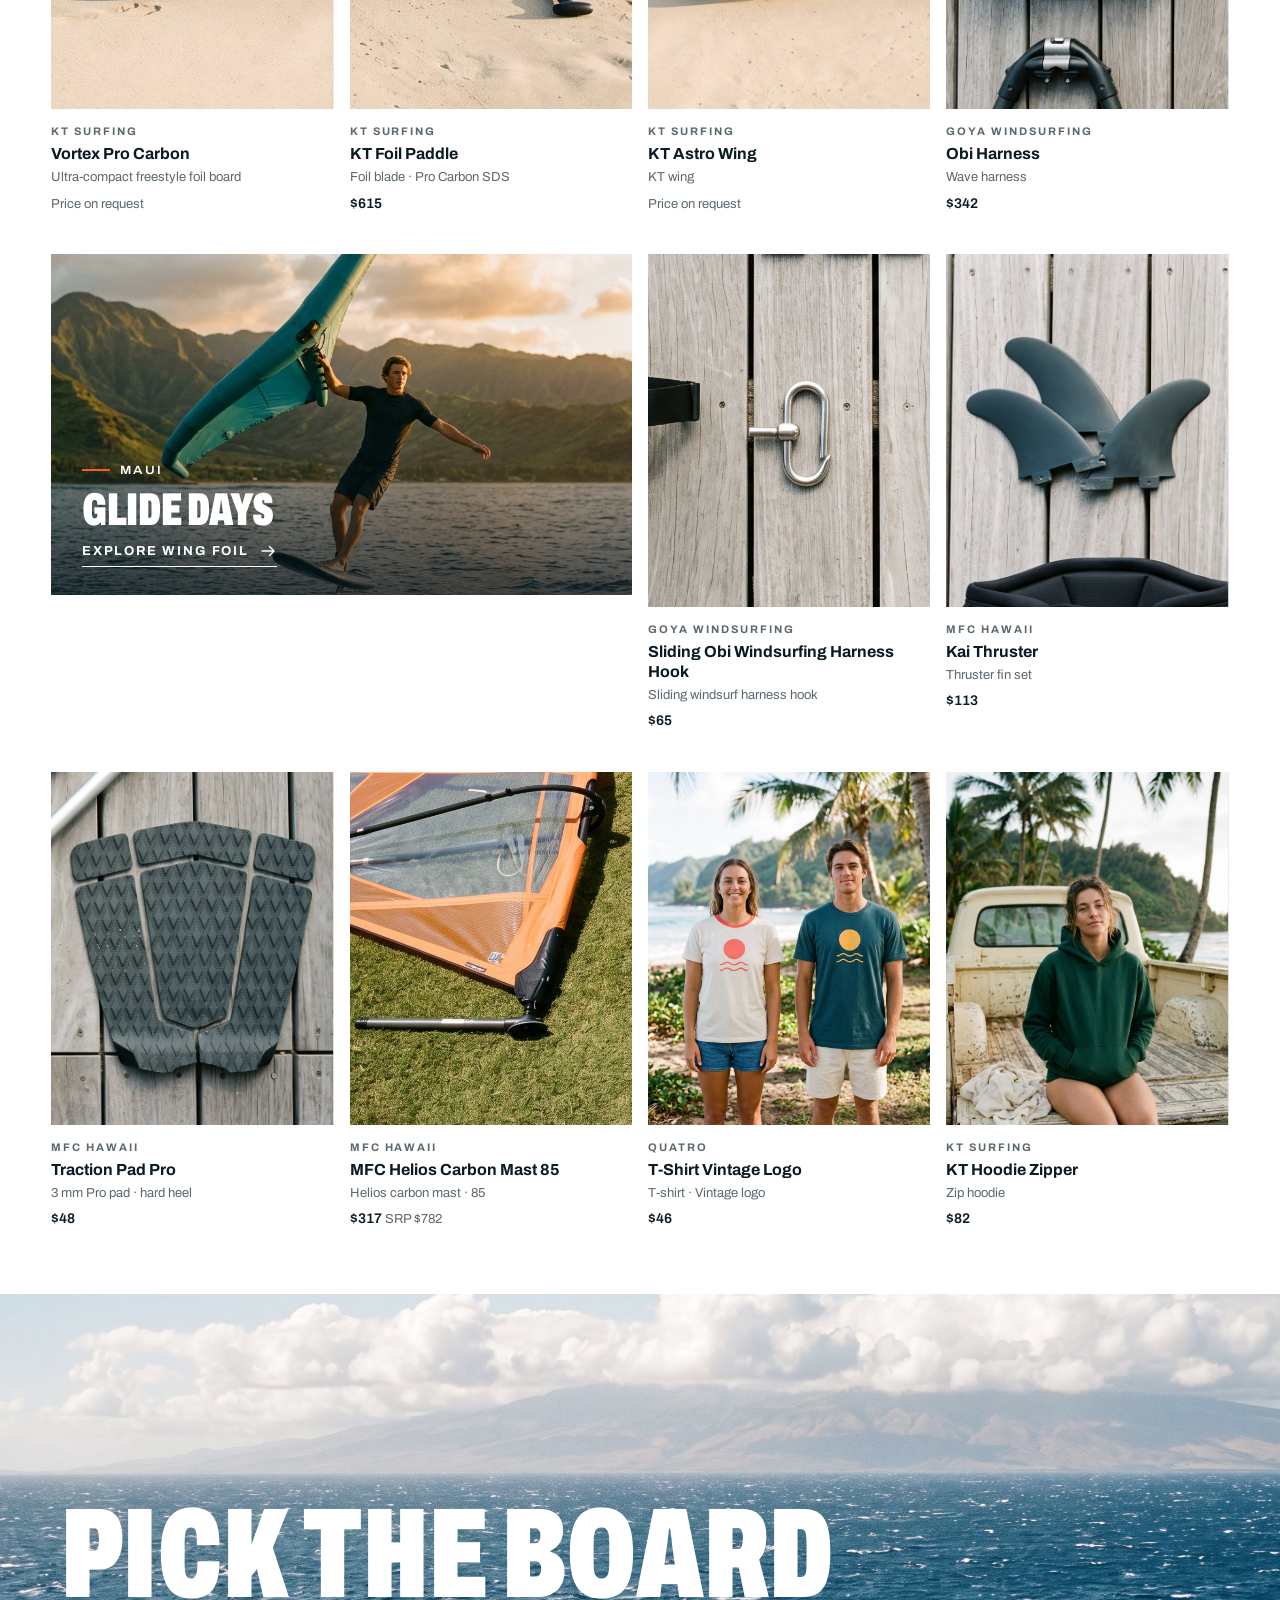
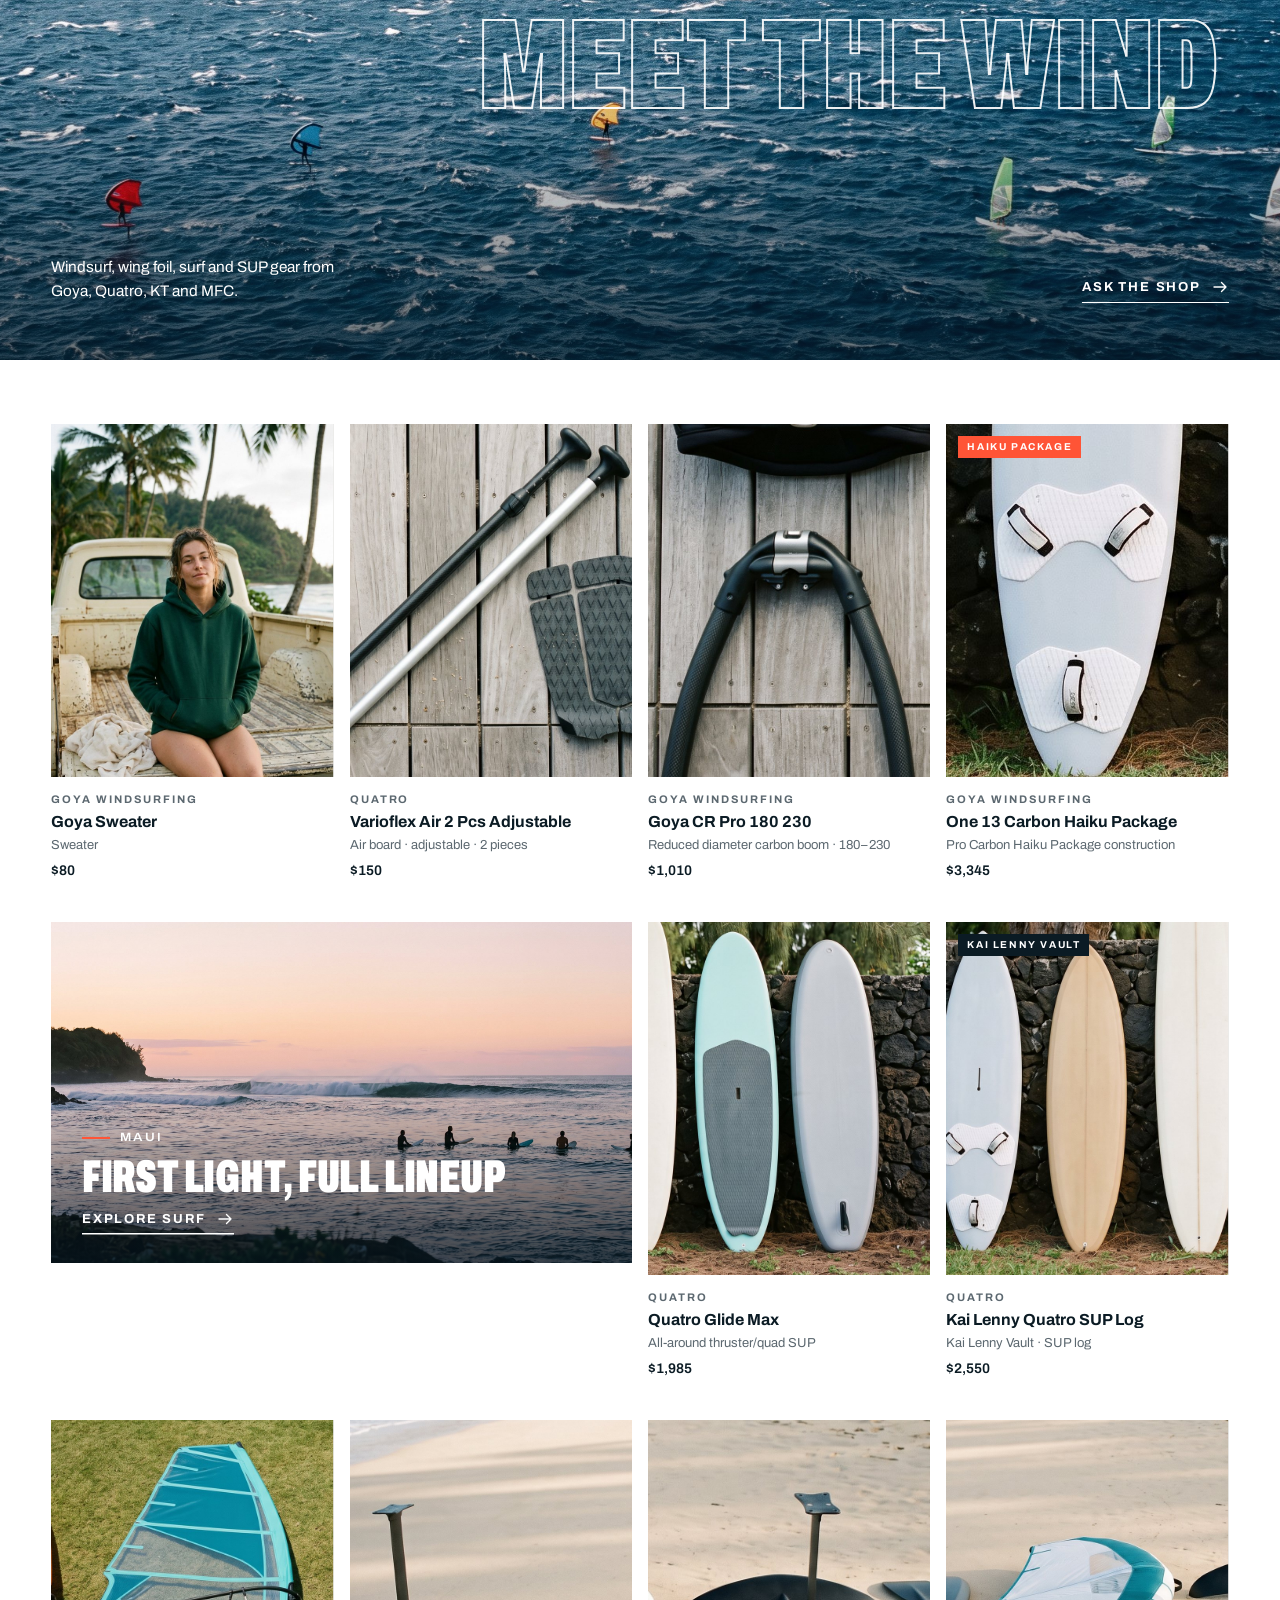
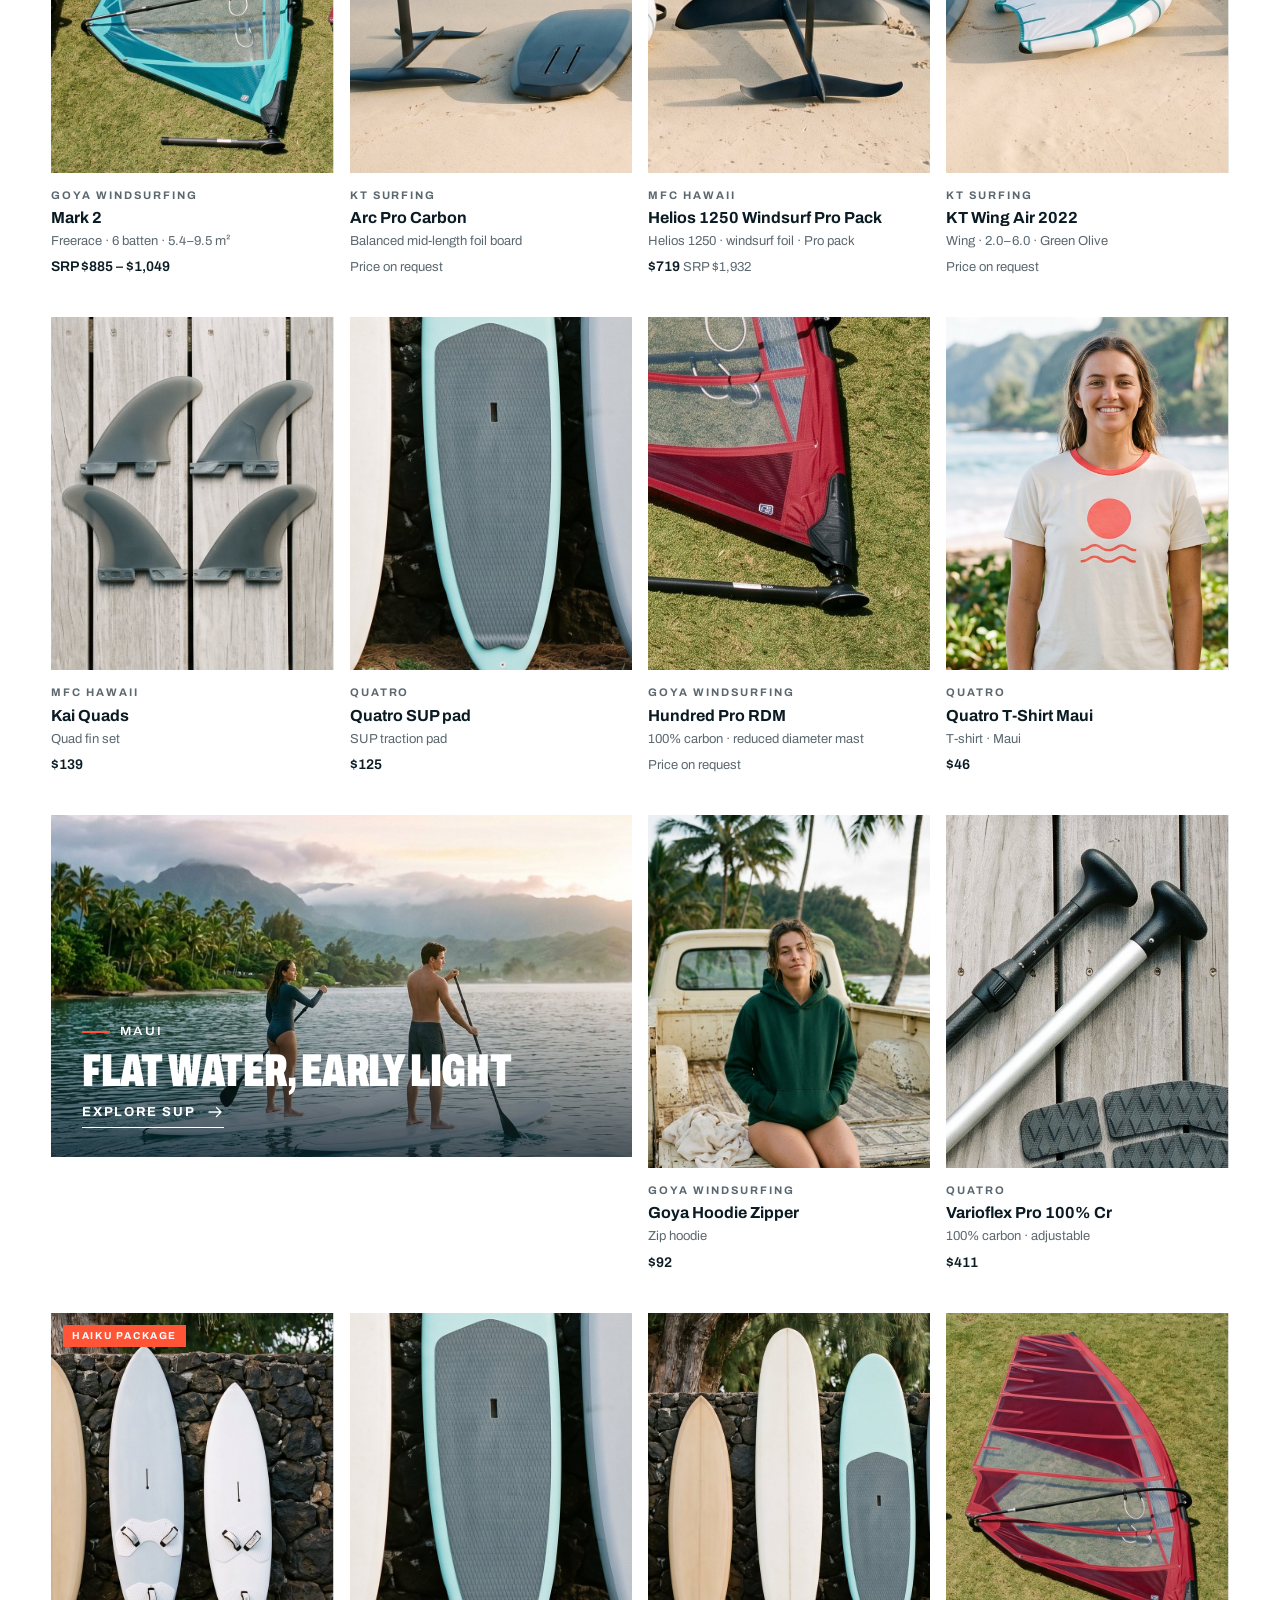
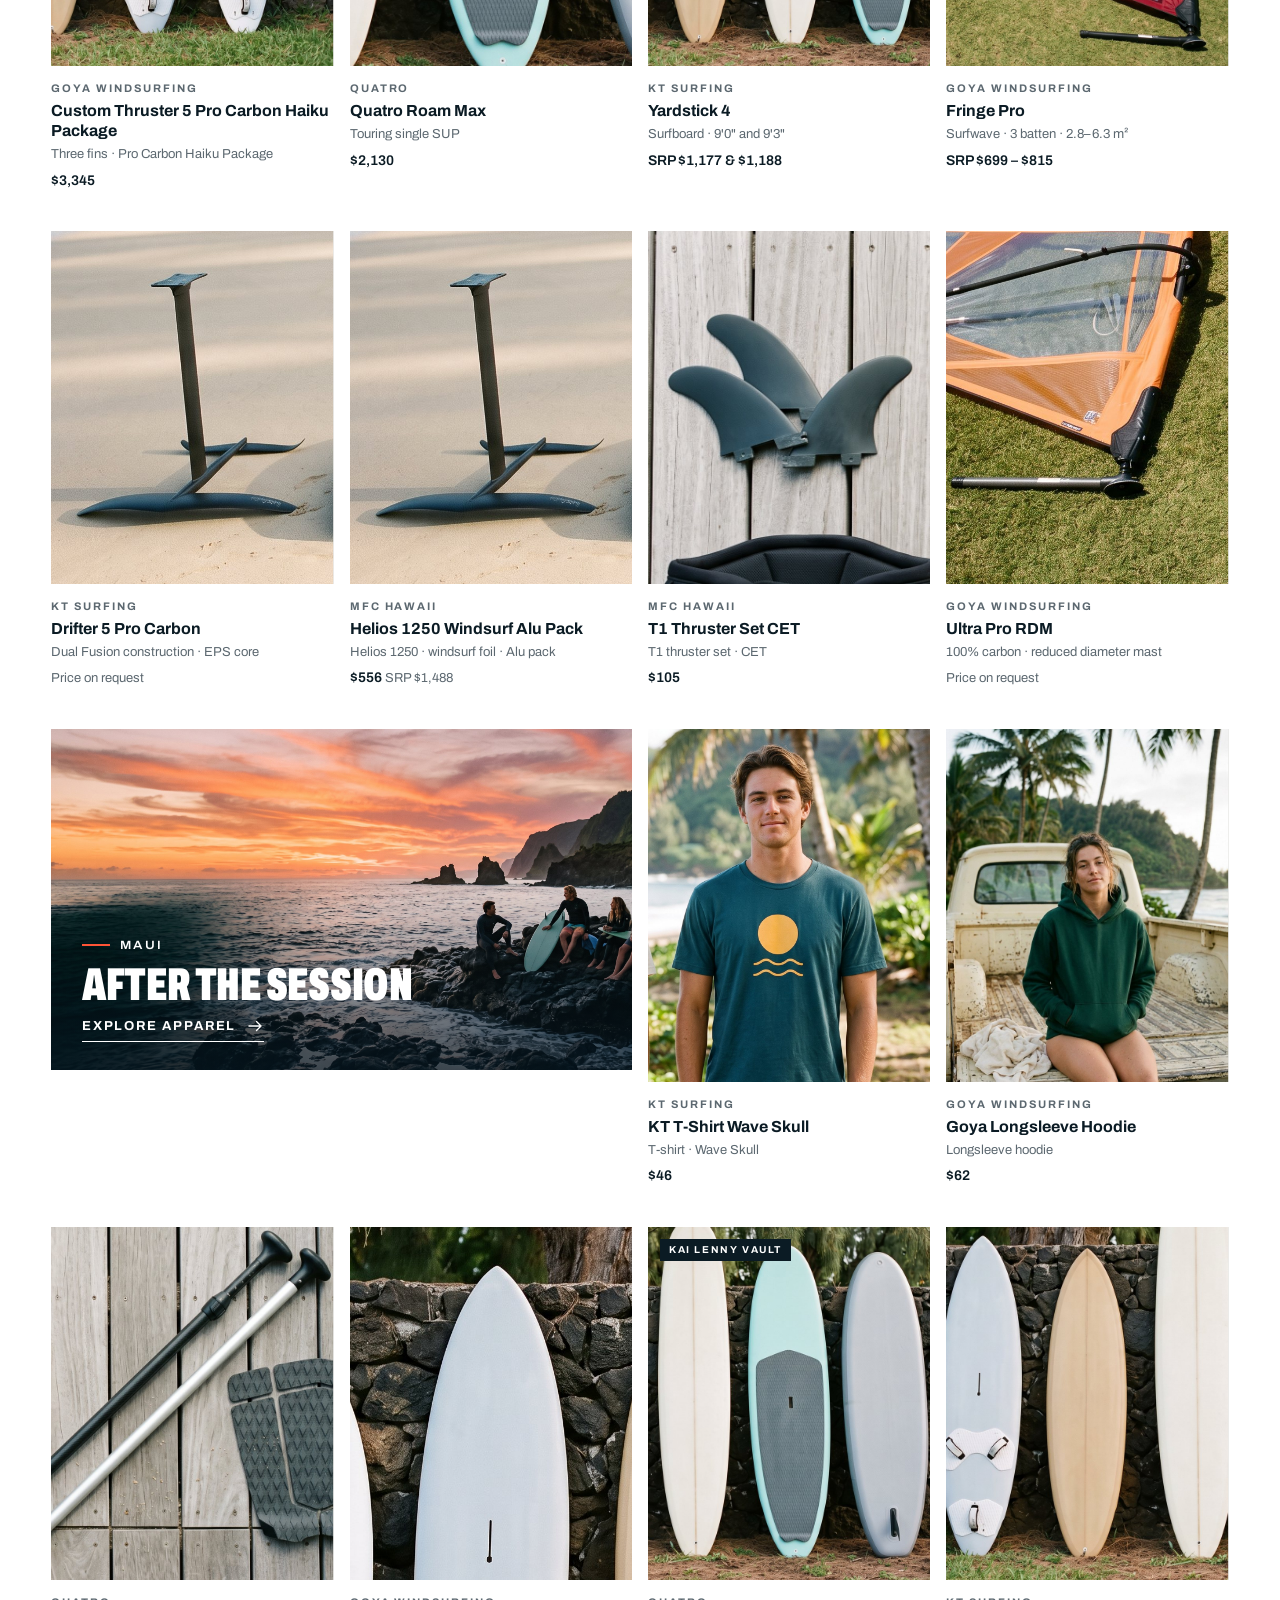
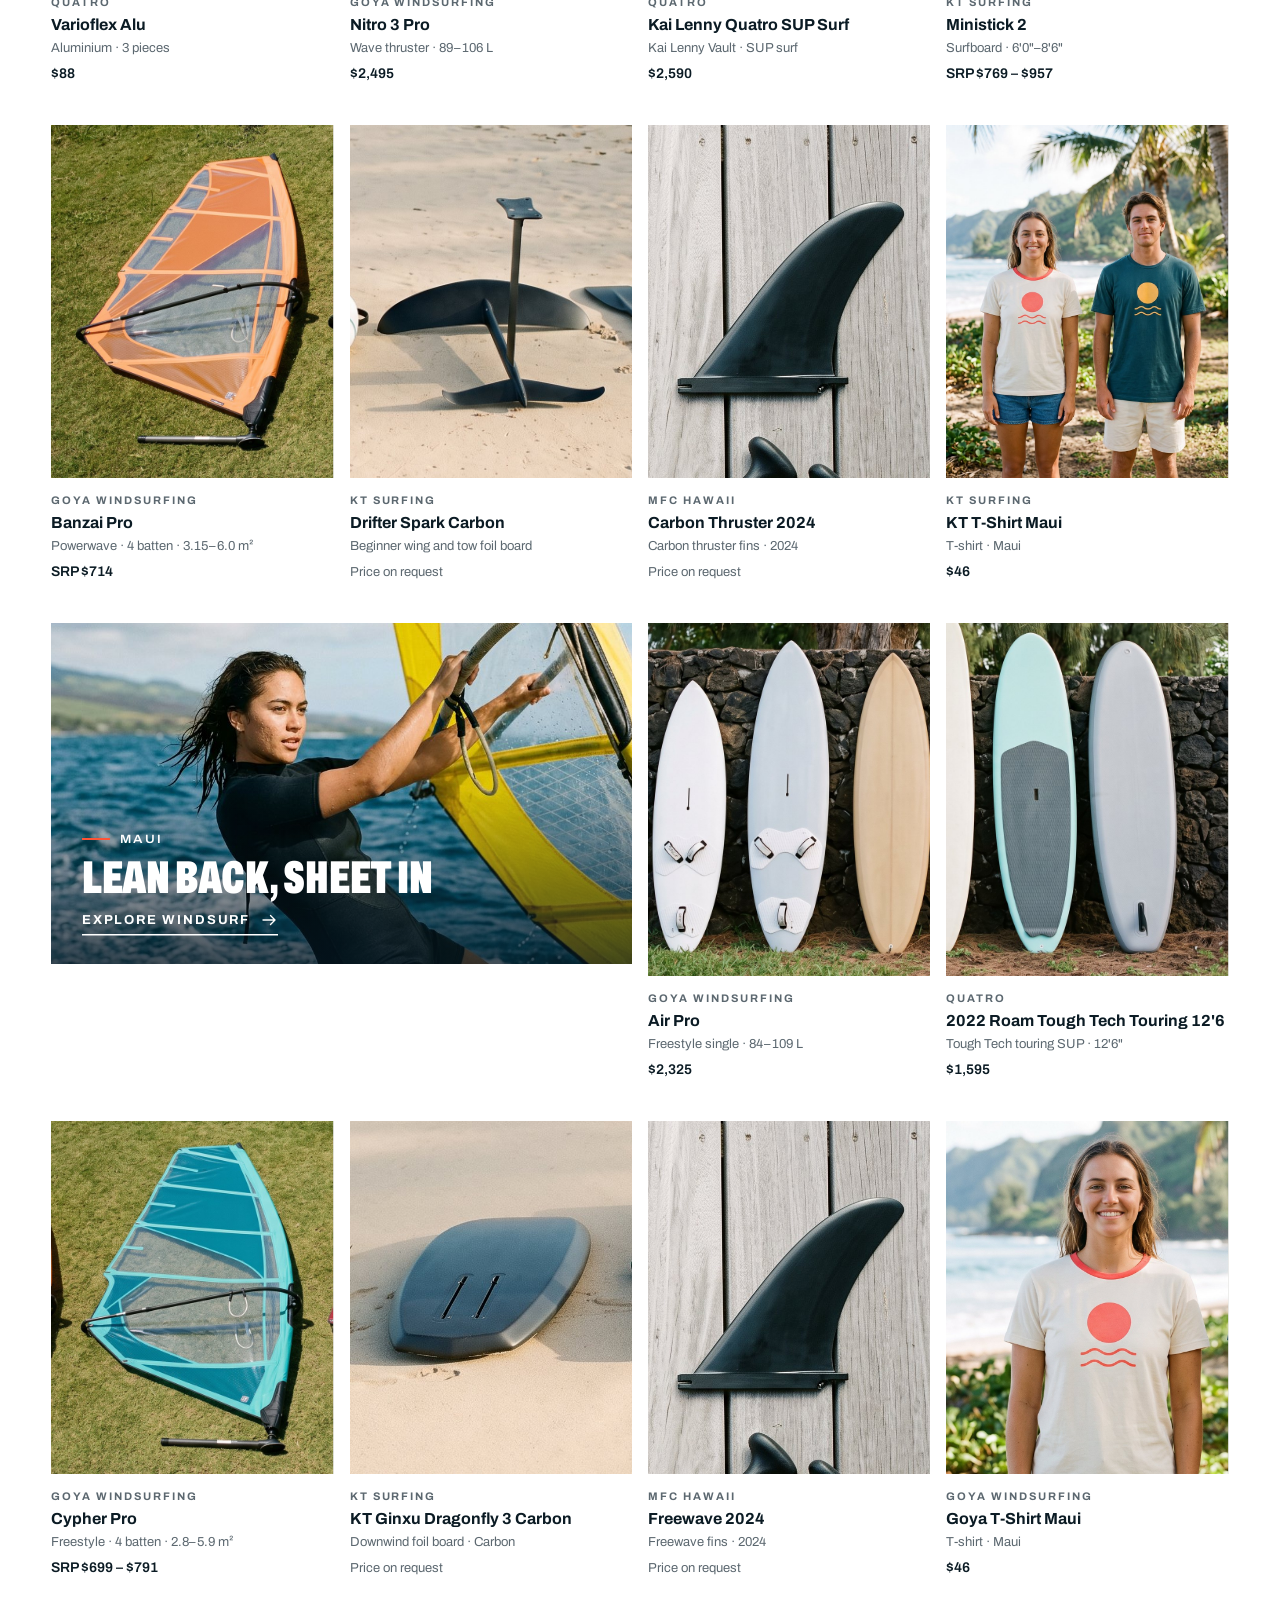
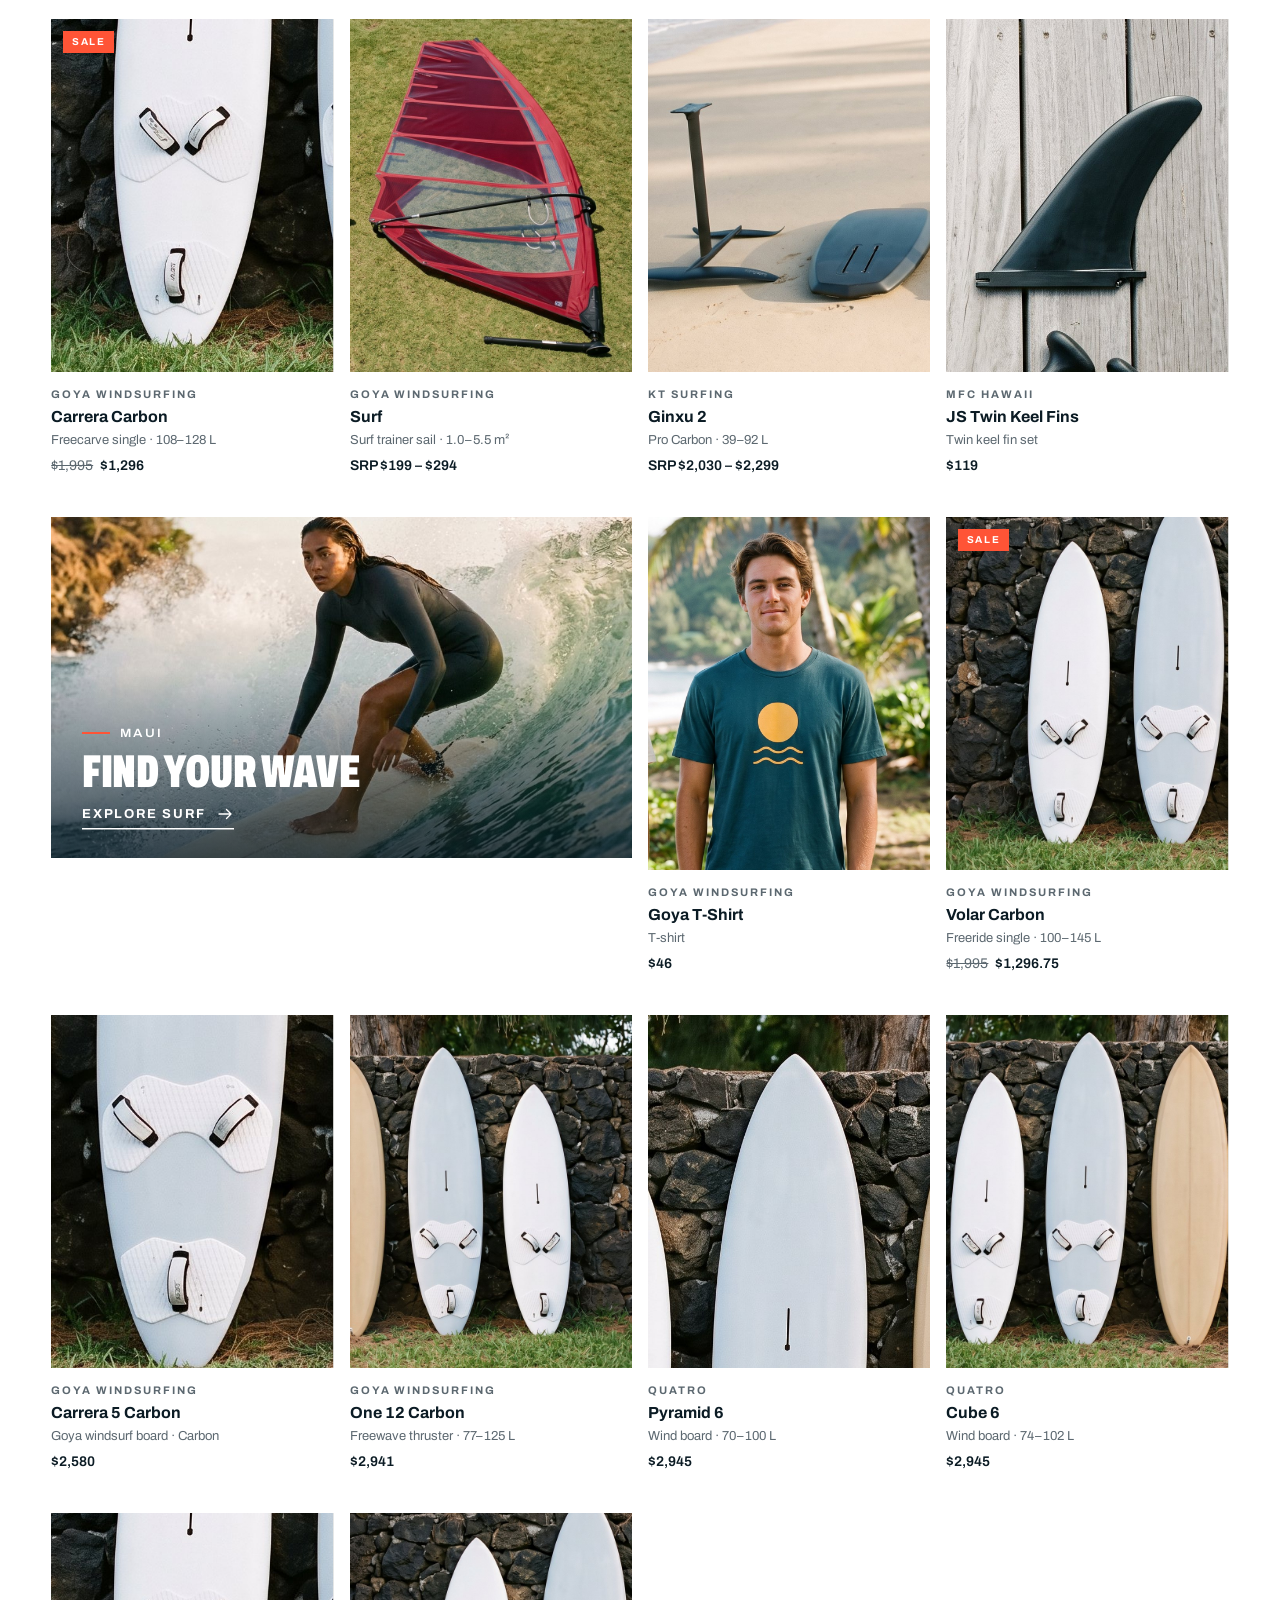
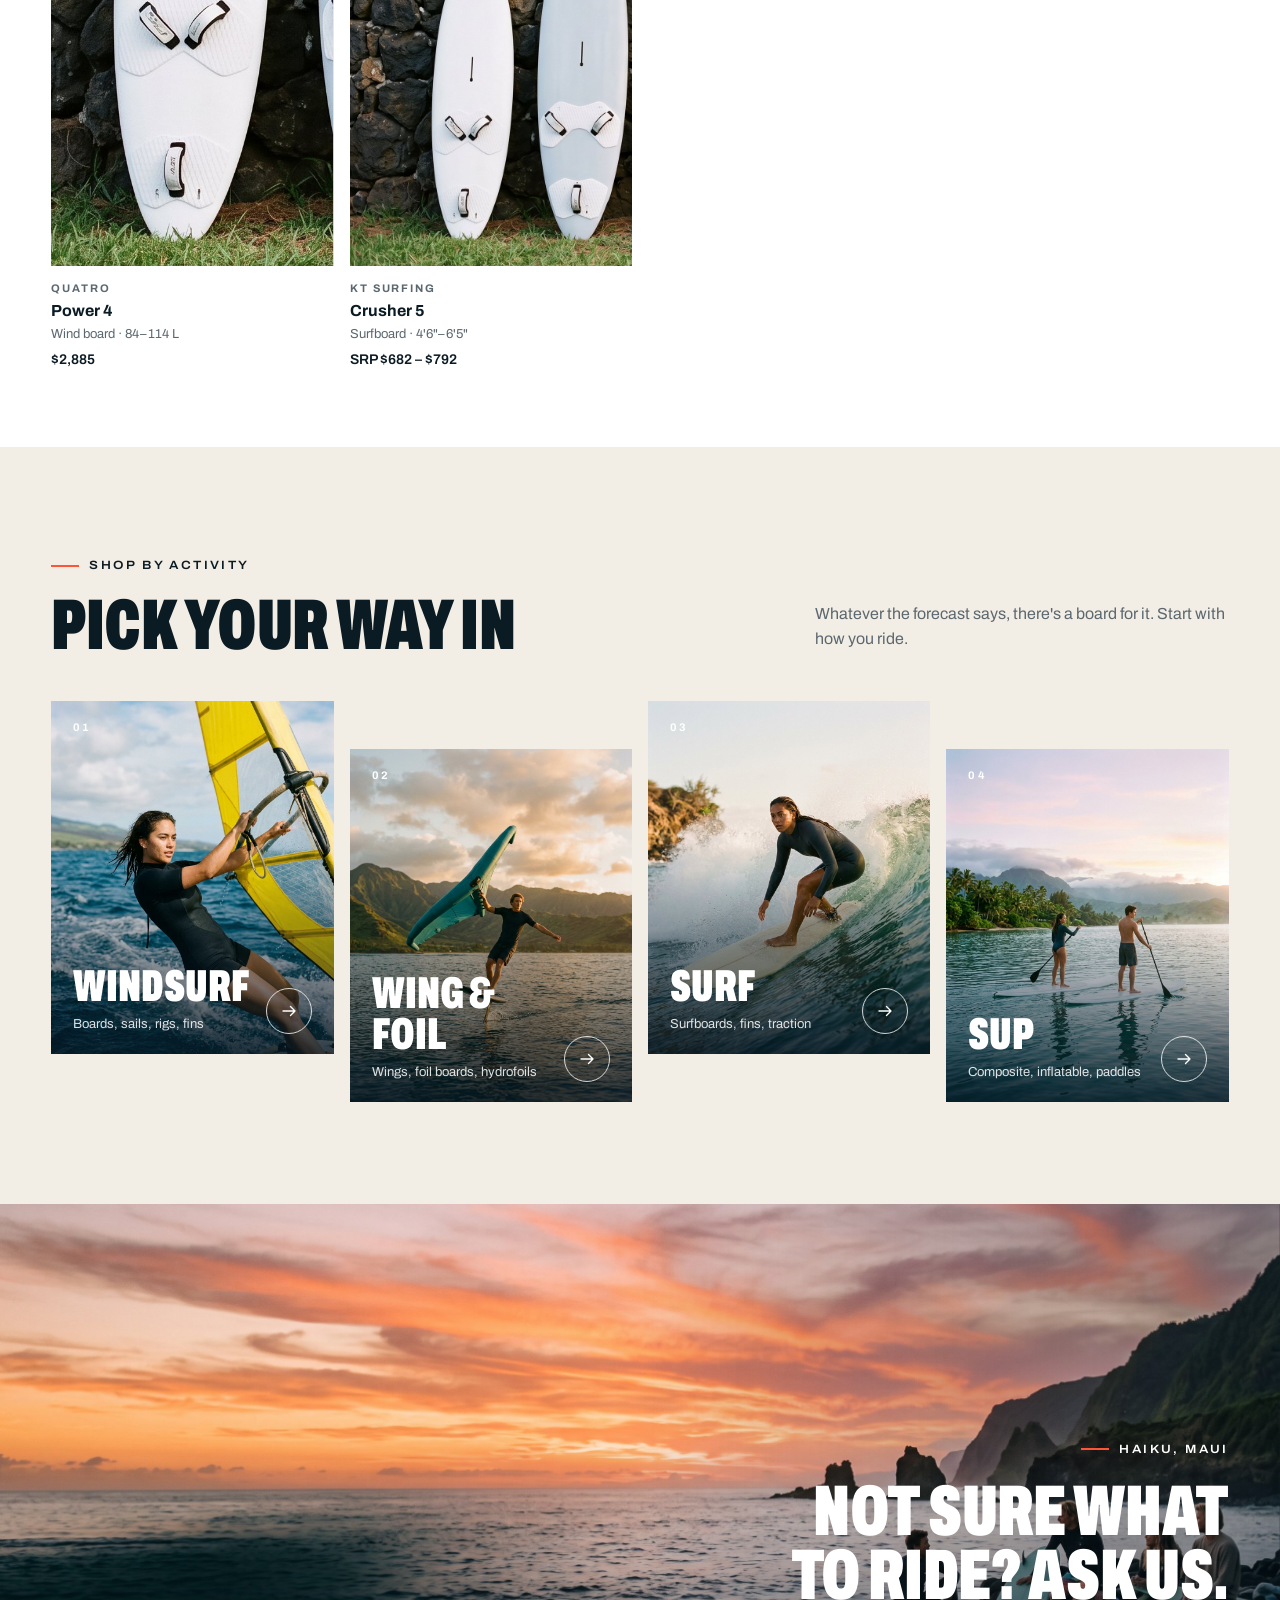
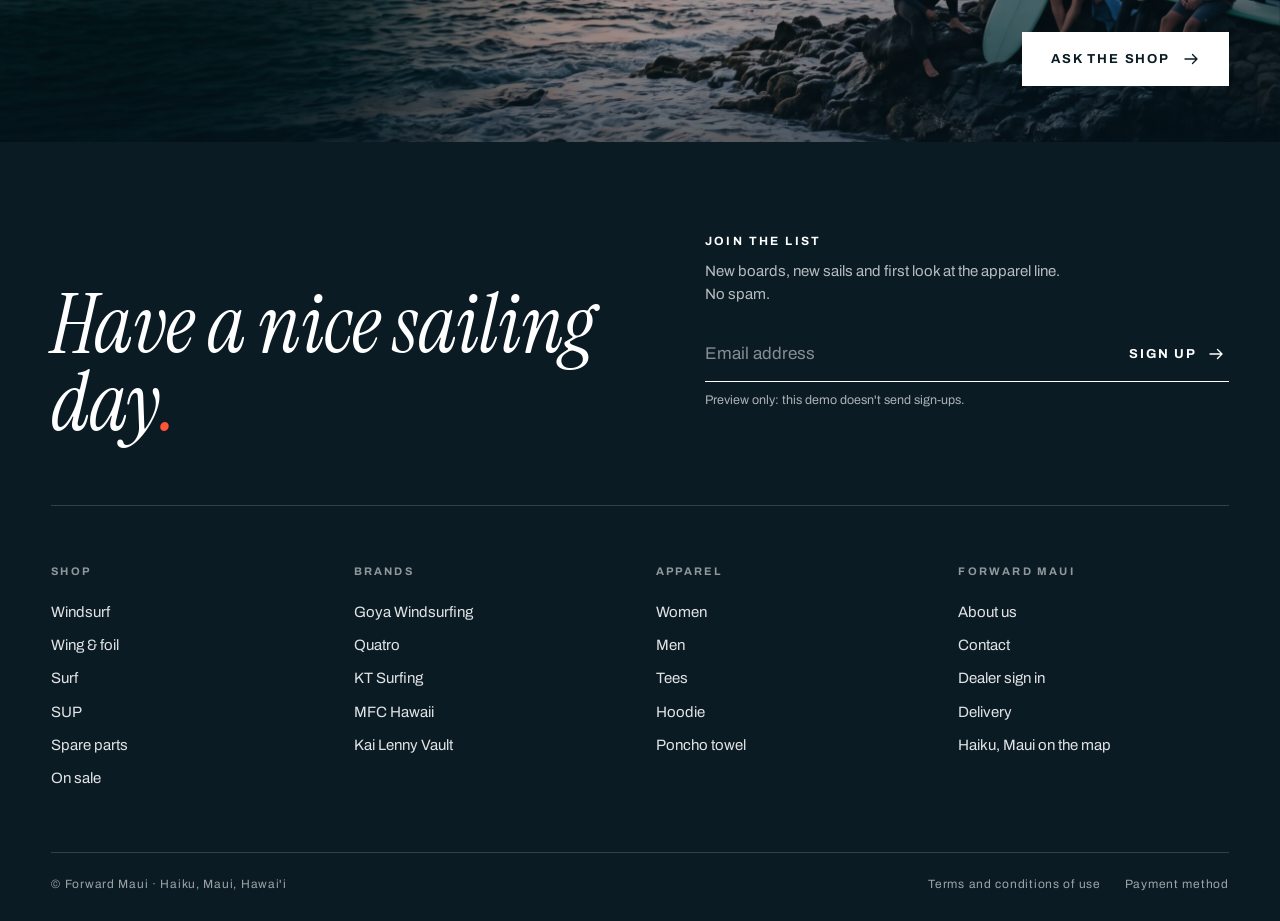
<file: maui/shop.html>
<!doctype html>
<html lang="en">
<head>
<meta charset="utf-8">
<meta name="viewport" content="width=device-width, initial-scale=1">
<title>Shop | Forward Maui, windsurf, wing foil, surf and SUP gear from Haiku, Maui</title>
<meta name="description" content="Goya, Quatro, KT and MFC gear from Forward Maui in Haiku, Maui: windsurf boards and sails, wing foil, surfboards, SUP, fins, foils and apparel.">
<meta name="theme-color" content="#0b1b24">
<link rel="preconnect" href="https://fonts.googleapis.com">
<link rel="preconnect" href="https://fonts.gstatic.com" crossorigin>
<link href="https://fonts.googleapis.com/css2?family=Archivo:wdth,wght@62..125,100..900&family=Instrument+Serif:ital@0;1&display=swap" rel="stylesheet">
<link rel="stylesheet" href="assets/styles.css">
<link rel="stylesheet" href="assets/shop.css">
</head>
<body data-page="shop">
<a class="skip" href="#main">Skip to content</a>

<!-- Icon and board-outline sprite -->
<svg width="0" height="0" style="position:absolute" aria-hidden="true" focusable="false">
  <defs>
    <symbol id="i-arrow" viewBox="0 0 24 24" fill="none" stroke="currentColor" stroke-width="1.8" stroke-linecap="round" stroke-linejoin="round"><path d="M4 12h16M14 6l6 6-6 6"/></symbol>
    <symbol id="i-back" viewBox="0 0 24 24" fill="none" stroke="currentColor" stroke-width="1.8" stroke-linecap="round" stroke-linejoin="round"><path d="M20 12H4M10 6l-6 6 6 6"/></symbol>
    <symbol id="i-sail" viewBox="0 0 15 22"><path fill="currentColor" d="M2 0c7 4 11.500 11 13 20L2 22z"/></symbol>
    <symbol id="i-search" viewBox="0 0 24 24" fill="none" stroke="currentColor" stroke-width="1.6" stroke-linecap="round"><circle cx="11" cy="11" r="6.5"/><path d="M16 16l4.500 4.500"/></symbol>
    <symbol id="i-user" viewBox="0 0 24 24" fill="none" stroke="currentColor" stroke-width="1.6" stroke-linecap="round"><circle cx="12" cy="8" r="4"/><path d="M4 20.500c1.200-4 4.200-6 8-6s6.800 2 8 6"/></symbol>
    <symbol id="i-menu" viewBox="0 0 24 24" fill="none" stroke="currentColor" stroke-width="1.8" stroke-linecap="round"><path d="M3 7h18M3 12h18M3 17h12"/></symbol>
    <symbol id="i-close" viewBox="0 0 24 24" fill="none" stroke="currentColor" stroke-width="1.8" stroke-linecap="round"><path d="M5 5l14 14M19 5L5 19"/></symbol>
    <symbol id="i-pin" viewBox="0 0 24 24" fill="none" stroke="currentColor" stroke-width="1.6" stroke-linecap="round" stroke-linejoin="round"><path d="M12 21.500s7-6.200 7-11.500a7 7 0 10-14 0c0 5.300 7 11.500 7 11.500z"/><circle cx="12" cy="10" r="2.600"/></symbol>
    <symbol id="i-mail" viewBox="0 0 24 24" fill="none" stroke="currentColor" stroke-width="1.6" stroke-linecap="round" stroke-linejoin="round"><rect x="3" y="5.500" width="18" height="13" rx="1.500"/><path d="M3.500 7l8.500 6.500L20.500 7"/></symbol>
    <symbol id="i-box" viewBox="0 0 24 24" fill="none" stroke="currentColor" stroke-width="1.6" stroke-linecap="round" stroke-linejoin="round"><path d="M12 3l8.500 4.500v9L12 21l-8.500-4.500v-9z"/><path d="M3.500 7.500L12 12l8.500-4.500M12 12v9"/></symbol>
    <symbol id="i-key" viewBox="0 0 24 24" fill="none" stroke="currentColor" stroke-width="1.6" stroke-linecap="round" stroke-linejoin="round"><circle cx="8" cy="15" r="4.500"/><path d="M11.500 11.500L20 3M16 7l3 3M13.500 9.500l2 2"/></symbol>
  </defs>
</svg>

<div class="announce"><span>Four brands. One north shore.<span class="hide-s"> Goya · Quatro · KT · MFC</span></span><em>Have a nice sailing day.</em></div>

<header class="header" id="top">
  <div class="container header__in">
    <button class="tool burger" id="burger" aria-label="Open menu" aria-expanded="false" aria-controls="drawer"><svg><use href="#i-menu"/></svg></button>
    <a class="header__logo" href="index.html" aria-label="Forward Maui, home">Forward<svg aria-hidden="true"><use href="#i-sail"/></svg>Maui</a>

    <nav class="nav" aria-label="Main">
      <div class="nav__item">
        <a class="nav__link" href="shop.html#goya">Goya</a>
        <div class="mega"><div class="container mega__in">
          <div class="mega__lead"><p class="h-display">Goya Windsurfing</p><p>Wave, freestyle and freeride boards, sails and complete rigs.</p><a class="link-arrow" href="shop.html#goya">Shop all Goya <svg><use href="#i-arrow"/></svg></a></div>
          <div class="mega__col"><h3>Boards</h3><a href="shop.html#goya-boards">Haiku Packages</a><a href="shop.html#goya-boards">Wave &amp; freewave</a><a href="shop.html#goya-boards">Freestyle</a><a href="shop.html#goya-boards">Freeride</a></div>
          <div class="mega__col"><h3>Sails</h3><a href="shop.html#goya-sails">Wave: Banzai, Fringe</a><a href="shop.html#goya-sails">Freestyle: Cypher</a><a href="shop.html#goya-sails">Freeride: Nexus</a><a href="shop.html#goya-sails">Freerace: Mark</a></div>
          <div class="mega__col"><h3>Rig packs</h3><a href="shop.html#goya-rig-packs">Nexus rigs</a><a href="shop.html#goya-rig-packs">Scion rig</a><a href="shop.html#goya-rig-packs">Surf rig</a><a href="shop.html#goya-surf-range">Goya Surf range</a></div>
          <div class="mega__col"><h3>Components</h3><a href="shop.html#goya-booms">Booms</a><a href="shop.html#goya-masts">Masts</a><a href="shop.html#goya-ext">Extensions</a><a href="shop.html#goya-accessories">Accessories</a></div>
        </div></div>
      </div>
      <div class="nav__item">
        <a class="nav__link" href="shop.html#quatro">Quatro</a>
        <div class="mega"><div class="container mega__in">
          <div class="mega__lead"><p class="h-display">Quatro</p><p>Wind boards, stand-up paddle and the Kai Lenny Vault.</p><a class="link-arrow" href="shop.html#quatro">Shop all Quatro <svg><use href="#i-arrow"/></svg></a></div>
          <div class="mega__col"><h3>Wind</h3><a href="shop.html#quatro-wind">Polakow Haiku Package</a><a href="shop.html#quatro-wind">Pyramid 6</a><a href="shop.html#quatro-wind">Cube 6</a><a href="shop.html#quatro-wind">Power 4</a></div>
          <div class="mega__col"><h3>SUP</h3><a href="shop.html#composite">Composite</a><a href="shop.html#air">Inflatable</a><a href="shop.html#paddles">Paddles</a></div>
          <div class="mega__col"><h3>Kai Lenny Vault</h3><a href="shop.html#kai-lenny-quatro-sup">Kai Lenny SUP Surf</a><a href="shop.html#kai-lenny-quatro-sup">Kai Lenny SUP Log</a></div>
          <div class="mega__col"><h3>More</h3><a href="shop.html#quatro-apparel">Quatro apparel</a><a href="shop.html#spare-parts">Board spares</a></div>
        </div></div>
      </div>
      <div class="nav__item">
        <a class="nav__link" href="shop.html#kt">KT</a>
        <div class="mega"><div class="container mega__in">
          <div class="mega__lead"><p class="h-display">KT Surfing</p><p>Surfboards, foil boards, wings and foils.</p><a class="link-arrow" href="shop.html#kt">Shop all KT <svg><use href="#i-arrow"/></svg></a></div>
          <div class="mega__col"><h3>Surfboards</h3><a href="shop.html#kt-surfboards">Yardstick 4</a><a href="shop.html#kt-surfboards">Ministick 2</a><a href="shop.html#kt-surfboards">Crusher 5</a></div>
          <div class="mega__col"><h3>Foil boards</h3><a href="shop.html#downwind-foil-board">Downwind</a><a href="shop.html#foil-surf-and-wing-boards">Foil surf &amp; wing</a><a href="shop.html#kt-foil-boards">Kite &amp; dock start</a></div>
          <div class="mega__col"><h3>Wing</h3><a href="shop.html#kt-wing">Wings</a><a href="shop.html#kt-wing-accessories">Wing accessories</a></div>
          <div class="mega__col"><h3>Foils</h3><a href="shop.html#kt-foils">Foils</a><a href="shop.html#kt-foils">Foil parts</a><a href="shop.html#kt-foils">Assembly parts</a></div>
        </div></div>
      </div>
      <div class="nav__item">
        <a class="nav__link" href="shop.html#mfc">MFC</a>
        <div class="mega"><div class="container mega__in">
          <div class="mega__lead"><p class="h-display">MFC Hawaii</p><p>Fins, hydrofoils and the accessories that finish a setup.</p><a class="link-arrow" href="shop.html#mfc">Shop all MFC <svg><use href="#i-arrow"/></svg></a></div>
          <div class="mega__col"><h3>Windsurf</h3><a href="shop.html#mfc-windsurf">Windsurf fins</a><a href="shop.html#mfc-windsurf">Windsurf accessories</a></div>
          <div class="mega__col"><h3>Surf</h3><a href="shop.html#mfc-surf">Surf fins</a><a href="shop.html#mfc-surf">Traction &amp; accessories</a></div>
          <div class="mega__col"><h3>Foil</h3><a href="shop.html#mfc-foil">Hydrofoils</a><a href="shop.html#mfc-foil">Foil parts</a><a href="shop.html#mfc-foil">Foil board bags</a></div>
          <div class="mega__col"><h3>SUP</h3><a href="shop.html#mfc-sup">SUP fins</a><a href="shop.html#mfc-sup">SUP accessories</a></div>
        </div></div>
      </div>
      <div class="nav__item">
        <a class="nav__link" href="apparel.html">Apparel</a>
        <div class="mega"><div class="container mega__in">
          <div class="mega__lead"><p class="h-display">Apparel</p><p>The Forward Maui line, plus tees and hoodies from the brands.</p><a class="link-arrow" href="apparel.html">See all apparel <svg><use href="#i-arrow"/></svg></a></div>
          <div class="mega__col"><h3>Forward Maui: women</h3><a href="apparel.html#women">Swimwear</a><a href="apparel.html#women">Blouses</a><a href="apparel.html#women">Tees</a></div>
          <div class="mega__col"><h3>Forward Maui: men</h3><a href="apparel.html#men">Boardshorts</a><a href="apparel.html#men">Tees</a></div>
          <div class="mega__col"><h3>After the session</h3><a href="apparel.html#hoodie">Pullover hoodie</a><a href="apparel.html#poncho">Poncho towel</a></div>
          <div class="mega__col"><h3>From the brands</h3><a href="shop.html#goya-apparel">Goya apparel</a><a href="shop.html#quatro-apparel">Quatro apparel</a><a href="shop.html#kt-apparel">KT apparel</a></div>
        </div></div>
      </div>
      <div class="nav__item"><a class="nav__link" href="shop.html#spare-parts">Spare parts</a></div>
      <div class="nav__item"><a class="nav__link nav__link--sale" href="shop.html#on-sale">Sale</a></div>
    </nav>

    <div class="header__tools">
      <a class="tool tool--hide-m" href="shop.html" aria-label="Search the shop"><svg><use href="#i-search"/></svg></a>
      <a class="tool tool--hide-m" href="contact.html" aria-label="Dealer sign in"><svg><use href="#i-user"/></svg></a>
    </div>
  </div>
</header>

<!-- Mobile menu -->
<div class="drawer" id="drawer" aria-hidden="true">
  <div class="drawer__scrim" data-drawer-close></div>
  <div class="drawer__panel" role="dialog" aria-label="Menu">
    <div class="drawer__top">
      <a class="header__logo" href="index.html">Forward<svg aria-hidden="true"><use href="#i-sail"/></svg>Maui</a>
      <button class="tool" data-drawer-close aria-label="Close menu"><svg><use href="#i-close"/></svg></button>
    </div>
    <details><summary>Goya</summary><ul><li><a href="shop.html#goya-boards">Boards</a></li><li><a href="shop.html#goya-sails">Sails</a></li><li><a href="shop.html#goya-rig-packs">Rig packs</a></li><li><a href="shop.html#goya-compts">Booms, masts &amp; extensions</a></li><li><a href="shop.html#goya-surf-range">Goya Surf range</a></li></ul></details>
    <details><summary>Quatro</summary><ul><li><a href="shop.html#quatro-wind">Wind boards</a></li><li><a href="shop.html#quatro-sup">SUP: composite &amp; inflatable</a></li><li><a href="shop.html#paddles">Paddles</a></li><li><a href="shop.html#kai-lenny-quatro-sup">Kai Lenny Vault</a></li></ul></details>
    <details><summary>KT</summary><ul><li><a href="shop.html#kt-surfboards">Surfboards</a></li><li><a href="shop.html#kt-foil-boards">Foil boards</a></li><li><a href="shop.html#kt-wing">Wings</a></li><li><a href="shop.html#kt-foils">Foils &amp; parts</a></li></ul></details>
    <details><summary>MFC</summary><ul><li><a href="shop.html#mfc-windsurf">Windsurf fins</a></li><li><a href="shop.html#mfc-surf">Surf fins &amp; traction</a></li><li><a href="shop.html#mfc-foil">Hydrofoils &amp; parts</a></li><li><a href="shop.html#mfc-sup">SUP fins</a></li></ul></details>
    <details><summary>Apparel</summary><ul><li><a href="apparel.html#women">Women</a></li><li><a href="apparel.html#men">Men</a></li><li><a href="apparel.html#hoodie">Hoodie</a></li><li><a href="apparel.html#poncho">Poncho towel</a></li><li><a href="shop.html#goya-apparel">Brand tees &amp; hoodies</a></li></ul></details>
    <a class="drawer__link" href="shop.html#spare-parts">Spare parts</a>
    <a class="drawer__link drawer__link--sale" href="shop.html#on-sale">Sale</a>
    <div class="drawer__foot"><a href="about.html">About Forward Maui</a><a href="contact.html">Contact &amp; dealer sign in</a><span>Haiku, Maui, Hawai'i</span></div>
  </div>
</div>


<main id="main">
<!-- HERO BAND -->
<section class="band shop-hero" data-parallax aria-labelledby="shopTitle">
  <div class="band__media"><img class="band__img" id="heroImg" src="assets/img/band-lookout.jpg" alt="Two people on a grassy lookout watch a bay full of windsurf sails along Maui's north shore" data-key="lookout"></div>
  <div class="band__shade"></div>
  <div class="container band__in">
    <p class="eyebrow" id="crumb">Forward Maui shop</p>
    <h1 class="h-display h-xl" id="shopTitle">All gear</h1>
    <p class="lede" id="shopLede"></p>
    <p class="shop-hero__count" id="shopCount" aria-live="polite"></p>
  </div>
</section>

<!-- FILTERS -->
<section class="shop-tools" aria-label="Filter and sort">
  <div class="container shop-tools__row">
    <div class="chipset"><span class="chipset__label" id="lblBrand">Brand</span><div class="chips" id="brandChips" role="group" aria-labelledby="lblBrand"></div></div>
    <div class="chipset"><span class="chipset__label" id="lblAct">Activity</span><div class="chips" id="actChips" role="group" aria-labelledby="lblAct"></div></div>
    <label class="sel sel--range"><span>Range</span><select id="catSelect"></select></label>
    <label class="sel"><span>Sort</span><select id="sortSelect"><option value="featured">Featured</option><option value="low">Price: low to high</option><option value="high">Price: high to low</option><option value="name">Name A to Z</option></select></label>
  </div>
</section>

<!-- RESULTS -->
<section class="section section--tight" id="results" aria-busy="true" style="padding-top:clamp(28px,3vw,44px);padding-bottom:clamp(40px,5vw,72px)">
  <div class="container">
    <p class="price-note">Prices in USD. SRP = suggested retail price. Contact us to confirm pricing and availability. Product images are illustrative and do not show the listed model.</p>
    <div class="kids" id="kids" hidden></div>
    <div class="pgrid" id="gridA"></div>
  </div>
</section>

<!-- INTERLUDE: scroll-linked band -->
<section class="band band--scroll" id="interlude" data-scroll-band aria-labelledby="t-inter" hidden>
  <div class="band__media"><img class="band__img" src="assets/img/band-whitecaps.jpg" alt="Wing foilers and windsurfers cross open blue water streaked with whitecaps, Haleakala under clouds on the horizon" loading="lazy"></div>
  <div class="band__shade"></div>
  <h2 class="band__lines" id="t-inter"><span class="band__line band__line--a">Pick the board</span><span class="band__line band__line--b">meet the wind</span></h2>
  <div class="container band__in">
    <p>Windsurf, wing foil, surf and SUP gear from Goya, Quatro, KT and MFC.</p>
    <a class="link-arrow" href="contact.html">Ask the shop <svg><use href="#i-arrow"/></svg></a>
  </div>
</section>

<section class="section section--tight" style="padding-top:clamp(40px,5vw,72px)">
  <div class="container">
    <div class="pgrid" id="gridB"></div>
    <div id="shopNote" hidden></div>
  </div>
</section>

<!-- SHOP BY ACTIVITY -->
<section class="section section--sand" aria-labelledby="t-activity">
  <div class="container">
    <div class="section-head" data-reveal>
      <div><p class="eyebrow">Shop by activity</p><h2 class="h-display h-lg" id="t-activity">Pick your way in</h2></div>
      <div class="section-head__aside"><p class="lede">Whatever the forecast says, there's a board for it. Start with how you ride.</p></div>
    </div>
    <div class="tiles tiles--step" data-stagger>
      <a class="tile" href="shop.html#windsurf" data-reveal><img src="assets/img/tile-windsurf.jpg" alt="A windsurfer leans back against a yellow sail" loading="lazy"><span class="tile__num">01</span><span class="tile__body"><span><span class="tile__name">Windsurf</span><span class="tile__sub">Boards, sails, rigs, fins</span></span><span class="tile__go"><svg><use href="#i-arrow"/></svg></span></span></a>
      <a class="tile" href="shop.html#wing-foil" data-reveal><img src="assets/img/tile-wing.jpg" alt="A wing foiler rides above the water at golden hour, green ridges behind" loading="lazy"><span class="tile__num">02</span><span class="tile__body"><span><span class="tile__name">Wing &amp; foil</span><span class="tile__sub">Wings, foil boards, hydrofoils</span></span><span class="tile__go"><svg><use href="#i-arrow"/></svg></span></span></a>
      <a class="tile" href="shop.html#surf" data-reveal><img src="assets/img/tile-surf.jpg" alt="A surfer sets a bottom turn on a clean green wave" loading="lazy"><span class="tile__num">03</span><span class="tile__body"><span><span class="tile__name">Surf</span><span class="tile__sub">Surfboards, fins, traction</span></span><span class="tile__go"><svg><use href="#i-arrow"/></svg></span></span></a>
      <a class="tile" href="shop.html#sup" data-reveal><img src="assets/img/tile-sup.jpg" alt="Two paddlers cross a flat turquoise bay at dawn" loading="lazy"><span class="tile__num">04</span><span class="tile__body"><span><span class="tile__name">SUP</span><span class="tile__sub">Composite, inflatable, paddles</span></span><span class="tile__go"><svg><use href="#i-arrow"/></svg></span></span></a>
    </div>
  </div>
</section>

<!-- CLOSING BAND -->
<section class="band band--right shop-end" data-parallax aria-labelledby="t-end">
  <div class="band__media"><img class="band__img" src="assets/img/band-sunset.jpg" alt="Friends sit on lava rocks with their boards under an orange and magenta north-shore sunset" loading="lazy"></div>
  <div class="band__shade"></div>
  <div class="container band__in">
    <p class="eyebrow" data-reveal>Haiku, Maui</p>
    <h2 class="h-display h-lg" id="t-end" data-reveal>Not sure what to ride? Ask us.</h2>
    <a class="btn btn--light" href="contact.html" data-reveal>Ask the shop <svg><use href="#i-arrow"/></svg></a>
  </div>
</section>
</main>

<!-- FOOTER -->
<footer class="footer">
  <div class="container">
    <div class="footer__top">
      <p class="footer__bye" data-reveal>Have a nice sailing day<span>.</span></p>
      <form class="news" id="newsForm" novalidate data-reveal>
        <h2>Join the list</h2>
        <p>New boards, new sails and first look at the apparel line. No spam.</p>
        <div class="news__row">
          <label class="sr-only" for="newsEmail">Email address</label>
          <input id="newsEmail" type="email" placeholder="Email address" autocomplete="email">
          <button type="submit">Sign up <svg><use href="#i-arrow"/></svg></button>
        </div>
        <p class="news__msg" id="newsMsg" role="status" aria-live="polite"></p>
      </form>
    </div>
    <div class="footer__cols">
      <div><h3>Shop</h3><ul><li><a href="shop.html#windsurf">Windsurf</a></li><li><a href="shop.html#wing-foil">Wing &amp; foil</a></li><li><a href="shop.html#surf">Surf</a></li><li><a href="shop.html#sup">SUP</a></li><li><a href="shop.html#spare-parts">Spare parts</a></li><li><a href="shop.html#on-sale">On sale</a></li></ul></div>
      <div><h3>Brands</h3><ul><li><a href="shop.html#goya">Goya Windsurfing</a></li><li><a href="shop.html#quatro">Quatro</a></li><li><a href="shop.html#kt">KT Surfing</a></li><li><a href="shop.html#mfc">MFC Hawaii</a></li><li><a href="shop.html#kai-lenny-quatro-sup">Kai Lenny Vault</a></li></ul></div>
      <div><h3>Apparel</h3><ul><li><a href="apparel.html#women">Women</a></li><li><a href="apparel.html#men">Men</a></li><li><a href="apparel.html#tees">Tees</a></li><li><a href="apparel.html#hoodie">Hoodie</a></li><li><a href="apparel.html#poncho">Poncho towel</a></li></ul></div>
      <div><h3>Forward Maui</h3><ul><li><a href="about.html">About us</a></li><li><a href="contact.html">Contact</a></li><li><a href="contact.html#dealers">Dealer sign in</a></li><li><a href="contact.html#delivery">Delivery</a></li><li><a href="https://www.google.com/maps?q=20.9205277,-156.3084232" target="_blank" rel="noopener">Haiku, Maui on the map</a></li></ul></div>
    </div>
    <div class="footer__legal">
      <span>© Forward Maui · Haiku, Maui, Hawai'i</span>
      <nav aria-label="Legal"><a href="contact.html#terms">Terms and conditions of use</a><a href="contact.html#payment">Payment method</a></nav>
    </div>
  </div>
</footer>

<script src="assets/shop-data.js"></script>
<script src="assets/shop.js"></script>
<script src="assets/app.js"></script>
</body>
</html>
</file>
<file: maui/assets/styles.css>
/* ==========================================================================
   FORWARD MAUI — visual system (home + shared components)
   Static, no build. Fonts: Archivo (variable width/weight) + Instrument Serif.

   REUSABLE COMPONENTS (for shop / product / about / contact pages)
   --------------------------------------------------------------------------
   Layout     .container  .section (.section--sand | --ink | --tight)
              .section-head (eyebrow + .h-display title + aside text/link)
   Type       .eyebrow  .h-display (.h-xl | .h-lg | .h-md)  .lede  .serif-note
   Header     .announce + .header (.header__logo, .nav > .nav__item > .mega,
              .header__tools, .burger) + .drawer (mobile menu).
              Add class "header--solid" on pages without a photo hero.
   Buttons    .btn (.btn--light | .btn--ghost | .btn--ink | .btn--coral)
              .link-arrow (text link with sliding arrow)
   Card       .card (product card: .card__media with .card__img + .card__img--alt
              for the hover image, .badge, .card__body, .swatches)
              .grid-cards = 4 columns desktop / 2 columns mobile
              (.grid-cards--links stretches the name link over the whole card)
   Spec card  .spec (dark gear photo card; used inside .rail)
   Band       .band (full-bleed photo band; .band__img inside .band__media,
              data-parallax on the section for the soft scroll drift)
              .band--scroll = scroll-linked headline band
   Tile       .tile inside .tiles (4 portrait activity tiles) and
              .split (two wide lifestyle tiles)
   Rail       .rail-wrap > .rail (horizontal snap carousel) + .rail-nav arrows
   Brands     .bpanels > .bpanel (photographic brand panels: .bpanel__img,
              .bpanel__body with kind, name link, one line and .bpanel__links)
   Small print .fineprint (quiet disclaimer line under a section)
   Store      .store (photo + .store__card with .facts rows and line icons)
   Footer     .footer (.footer__top newsletter, .footer__cols, .footer__legal)
   Motion     [data-reveal] (+ parent [data-stagger]) fades up on scroll;
              everything is switched off by prefers-reduced-motion and by the
              html.reduce-motion class.
   Colour     --ink #0b1b24 · --navy #0c2c3e · --sand #f3eee5 · --tile #ececea
              --coral #ff5436 (single accent) · --lagoon #1c8a8c (swatches only)
   ========================================================================== */

:root{
  --ink:#0b1b24; --navy:#0c2c3e; --navy-2:#123a50; --sand:#f3eee5; --paper:#fff;
  --tile:#ececea; --line:#d9d5cc; --mute:#5c6870; --coral:#ff5436; --lagoon:#1c8a8c;
  --max:1440px; --pad:clamp(20px,4vw,56px);
  --f-display:"Archivo","Arial Narrow","Helvetica Neue",Impact,sans-serif;
  --f-ui:"Archivo","Helvetica Neue",Arial,sans-serif;
  --f-serif:"Instrument Serif","Iowan Old Style",Georgia,serif;
  --ease:cubic-bezier(.2,.7,.2,1);
  --header-h:72px; --announce-h:36px;
}
*,*::before,*::after{box-sizing:border-box}
html{-webkit-text-size-adjust:100%;scroll-behavior:smooth}
body{margin:0;background:var(--paper);color:var(--ink);font-family:var(--f-ui);font-size:16px;line-height:1.55;
  font-stretch:100%;-webkit-font-smoothing:antialiased;overflow-x:hidden}
img,svg{display:block;max-width:100%}
img{height:auto}
a{color:inherit;text-decoration:none}
button{font:inherit;color:inherit;background:none;border:0;padding:0;cursor:pointer}
ul{list-style:none;margin:0;padding:0}
h1,h2,h3,p{margin:0}
:focus-visible{outline:2px solid var(--coral);outline-offset:3px}
.sr-only{position:absolute;width:1px;height:1px;overflow:hidden;clip:rect(0 0 0 0);white-space:nowrap}
.skip{position:absolute;left:12px;top:-60px;z-index:100;background:var(--ink);color:#fff;padding:10px 16px}
.skip:focus{top:12px}

/* ---------- layout ---------- */
.container{width:100%;max-width:var(--max);margin-inline:auto;padding-inline:var(--pad)}
.section{padding-block:clamp(64px,8vw,120px)}
.section--tight{padding-block:clamp(48px,6vw,88px)}
.section--sand{background:var(--sand)}
.section--ink{background:var(--navy);color:#fff}

/* ---------- type ---------- */
.eyebrow{font-size:12px;font-weight:600;letter-spacing:.2em;text-transform:uppercase;font-stretch:110%;
  display:inline-flex;align-items:center;gap:10px}
.eyebrow::before{content:"";width:28px;height:2px;background:var(--coral)}
.eyebrow--plain::before{display:none}
.h-display{font-family:var(--f-display);font-stretch:62%;font-weight:900;text-transform:uppercase;
  line-height:.9;letter-spacing:-.005em;text-wrap:balance}
.h-xl{font-size:clamp(58px,8vw,124px);line-height:.86}
.h-lg{font-size:clamp(44px,5.6vw,88px)}
.h-md{font-size:clamp(34px,3.6vw,54px)}
.lede{font-size:clamp(16px,1.25vw,19px);line-height:1.55;color:var(--mute);max-width:46ch}
.section--ink .lede{color:rgba(255,255,255,.74)}
.serif-note{font-family:var(--f-serif);font-style:italic;font-size:clamp(26px,2.6vw,38px);line-height:1.1}
p,li,dd,figcaption{text-wrap:pretty}
.spec__meta{text-wrap:balance}

.section-head{display:grid;grid-template-columns:1fr auto;align-items:end;gap:24px 48px;margin-bottom:clamp(28px,3.4vw,52px)}
.section-head .eyebrow{margin-bottom:18px}
.section-head__aside{display:grid;gap:18px;justify-items:start;max-width:420px;padding-bottom:6px}

/* ---------- buttons & links ---------- */
.btn{position:relative;display:inline-flex;align-items:center;justify-content:center;gap:12px;height:54px;padding:0 28px;
  font-size:13px;font-weight:700;letter-spacing:.14em;text-transform:uppercase;border:1.5px solid transparent;
  overflow:hidden;isolation:isolate;transition:color .35s var(--ease),border-color .35s var(--ease),transform .35s var(--ease)}
.btn::before{content:"";position:absolute;inset:0;z-index:-1;transform:translateY(101%);transition:transform .45s var(--ease)}
.btn:hover::before,.btn:focus-visible::before{transform:none}
.btn svg{width:18px;height:18px;transition:transform .35s var(--ease)}
.btn:hover svg{transform:translateX(5px)}
.btn:active{transform:scale(.98)}
.btn--light{background:#fff;color:var(--ink)}
.btn--light::before{background:var(--coral)}
.btn--light:hover{color:#fff}
.btn--ghost{border-color:rgba(255,255,255,.75);color:#fff}
.btn--ghost::before{background:#fff}
.btn--ghost:hover{color:var(--ink);border-color:#fff}
.btn--ink{background:var(--ink);color:#fff}
.btn--ink::before{background:var(--coral)}
.btn--coral{background:var(--coral);color:#fff}
.btn--coral::before{background:#fff}
.btn--coral:hover{color:var(--ink)}

.link-arrow{display:inline-flex;align-items:center;gap:10px;font-size:13px;font-weight:700;letter-spacing:.14em;
  text-transform:uppercase;padding-bottom:6px;background:linear-gradient(currentColor,currentColor) left bottom/100% 1.5px no-repeat;
  transition:background-size .4s var(--ease)}
.link-arrow svg{width:18px;height:18px;transition:transform .35s var(--ease)}
.link-arrow:hover{background-size:0 1.5px;background-position:right bottom}
.link-arrow:hover svg{transform:translateX(6px)}

/* ---------- announcement + header ---------- */
.announce{height:var(--announce-h);background:var(--ink);color:#fff;display:flex;align-items:center;justify-content:center;
  font-size:12px;letter-spacing:.14em;text-transform:uppercase;font-weight:500;padding-inline:16px;text-align:center;white-space:nowrap}
.announce em{font-family:var(--f-serif);font-size:17px;letter-spacing:0;text-transform:none;margin-left:10px;color:#ffd9cf}

.header{position:sticky;top:0;z-index:60;height:var(--header-h);margin-bottom:calc(var(--header-h) * -1);color:#fff;
  transition:background-color .35s var(--ease),color .35s var(--ease),box-shadow .35s var(--ease)}
.header::before{content:"";position:absolute;inset:0 0 -40px;background:linear-gradient(rgba(6,22,32,.5),rgba(6,22,32,0));
  pointer-events:none;transition:opacity .35s var(--ease)}
.header.is-solid,.header--solid,.header:hover,.header:focus-within{background:#fff;color:var(--ink);box-shadow:0 1px 0 var(--line)}
.header.is-solid::before,.header--solid::before,.header:hover::before,.header:focus-within::before{opacity:0}
.header--solid{margin-bottom:0}
.header__in{height:100%;display:grid;grid-template-columns:1fr auto 1fr;align-items:center;gap:24px}
.header__logo{display:inline-flex;align-items:center;gap:9px;font-family:var(--f-display);font-stretch:62%;font-weight:900;
  font-size:29px;letter-spacing:.01em;text-transform:uppercase;line-height:1;justify-self:start}
.header__logo svg{width:15px;height:22px;color:var(--coral);transition:transform .5s var(--ease)}
.header__logo:hover svg{transform:rotate(-12deg) translateY(-2px)}
.nav{display:flex;align-items:stretch;height:var(--header-h)}
.nav__item{display:flex;align-items:center}
.nav__link{position:relative;display:flex;align-items:center;height:100%;padding:0 15px;font-size:13px;font-weight:600;
  letter-spacing:.1em;text-transform:uppercase;white-space:nowrap}
.nav__link::after{content:"";position:absolute;left:15px;right:15px;bottom:20px;height:2px;background:currentColor;
  transform:scaleX(0);transform-origin:left;transition:transform .35s var(--ease)}
.nav__item:hover .nav__link::after,.nav__link:focus-visible::after{transform:scaleX(1)}
.nav__link--sale{color:var(--coral)}
.mega{position:absolute;left:0;right:0;top:100%;background:#fff;color:var(--ink);border-top:1px solid var(--line);
  box-shadow:0 30px 40px -24px rgba(11,27,36,.28);opacity:0;visibility:hidden;transform:translateY(-8px);
  transition:opacity .25s var(--ease),transform .3s var(--ease),visibility 0s .3s}
.nav__item:hover .mega,.nav__item:focus-within .mega{opacity:1;visibility:visible;transform:none;transition-delay:0s}
.mega__in{display:grid;grid-template-columns:1.3fr repeat(4,1fr);gap:40px;padding-block:36px 44px}
.mega__lead .h-display{font-size:44px;margin-bottom:10px}
.mega__lead p{font-size:14px;color:var(--mute);max-width:30ch;margin-bottom:18px}
.mega__col h3{font-size:11px;letter-spacing:.2em;text-transform:uppercase;font-weight:700;color:var(--mute);margin-bottom:14px}
.mega__col a{display:block;padding:5px 0;font-size:15px;font-weight:500;transition:transform .3s var(--ease),color .3s}
.mega__col a:hover{transform:translateX(6px);color:var(--coral)}
.header__tools{display:flex;align-items:center;gap:6px;justify-self:end}
.tool{position:relative;width:42px;height:42px;display:grid;place-items:center;border-radius:50%;transition:background-color .3s,transform .3s var(--ease)}
.tool:hover{background:rgba(127,127,127,.16);transform:translateY(-2px)}
.tool svg{width:21px;height:21px}
.burger{display:none}

/* mobile drawer */
.drawer{position:fixed;inset:0;z-index:90;visibility:hidden;pointer-events:none}
.drawer__scrim{position:absolute;inset:0;background:rgba(6,22,32,.55);opacity:0;transition:opacity .35s var(--ease)}
.drawer__panel{position:absolute;inset:0 auto 0 0;width:min(88vw,380px);background:#fff;color:var(--ink);padding:20px 24px 32px;
  overflow-y:auto;transform:translateX(-102%);transition:transform .45s var(--ease);display:flex;flex-direction:column}
.drawer.is-open{visibility:visible;pointer-events:auto}
.drawer.is-open .drawer__scrim{opacity:1}
.drawer.is-open .drawer__panel{transform:none}
.drawer__top{display:flex;align-items:center;justify-content:space-between;margin-bottom:18px}
.drawer details{border-bottom:1px solid var(--line)}
.drawer summary,.drawer__link{display:flex;align-items:center;justify-content:space-between;padding:15px 0;
  font-family:var(--f-display);font-stretch:62%;font-weight:900;font-size:30px;text-transform:uppercase;line-height:1;cursor:pointer;list-style:none}
.drawer summary::-webkit-details-marker{display:none}
.drawer summary::after{content:"+";font-family:var(--f-ui);font-weight:400;font-size:24px;font-stretch:100%}
.drawer details[open] summary::after{content:"–"}
.drawer__link{border-bottom:1px solid var(--line)}
.drawer__link--sale{color:var(--coral)}
.drawer details ul{padding:0 0 16px;display:grid;gap:10px;font-size:15px}
.drawer__foot{margin-top:auto;padding-top:28px;font-size:14px;color:var(--mute);display:grid;gap:6px}

/* ---------- hero ---------- */
.hero{position:relative;height:calc(100svh - var(--announce-h));min-height:620px;max-height:980px;overflow:hidden;background:var(--navy);color:#fff}
.hero__media{position:absolute;inset:-4% 0 -8%;will-change:transform}
.hero__media picture,.rail__photo picture{display:block;width:100%;height:100%}
.hero__media img{width:100%;height:100%;object-fit:cover;object-position:62% 50%;transform-origin:72% 62%;
  animation:kenburns 26s ease-in-out infinite alternate}
@keyframes kenburns{from{transform:scale(1.01)}to{transform:scale(1.1) translate(-1.2%,-.6%)}}
.hero__shade{position:absolute;inset:0;background:
  linear-gradient(to top,rgba(5,22,33,.78) 0%,rgba(5,22,33,.42) 34%,rgba(5,22,33,0) 62%),
  linear-gradient(to right,rgba(5,22,33,.34),rgba(5,22,33,0) 58%)}
.hero__in{position:relative;height:100%;display:flex;flex-direction:column;justify-content:flex-end;padding-bottom:clamp(40px,6vh,72px)}
.hero__title{margin:18px 0 22px;text-shadow:0 2px 30px rgba(5,22,33,.35)}
.hero__title span{display:block}
.hero__sub{font-size:clamp(16px,1.35vw,20px);line-height:1.5;max-width:44ch;color:rgba(255,255,255,.92);margin-bottom:30px}
.hero__cta{display:flex;flex-wrap:wrap;gap:12px}
.hero__meta{position:absolute;right:var(--pad);bottom:clamp(40px,6vh,72px);display:flex;align-items:center;gap:16px;
  font-size:11px;letter-spacing:.2em;text-transform:uppercase;font-weight:600}
.hero__meta i{display:block;width:1.5px;height:54px;background:rgba(255,255,255,.4);overflow:hidden;position:relative}
.hero__meta i::after{content:"";position:absolute;inset:0;background:#fff;animation:drip 2.4s var(--ease) infinite}
@keyframes drip{0%{transform:translateY(-100%)}60%,100%{transform:translateY(100%)}}
.hero .rise{opacity:0;transform:translateY(28px);animation:rise .9s var(--ease) forwards}
.hero .rise:nth-child(2){animation-delay:.12s}.hero .rise:nth-child(3){animation-delay:.24s}.hero .rise:nth-child(4){animation-delay:.36s}
@keyframes rise{to{opacity:1;transform:none}}

/* ---------- marquee ---------- */
.marquee{background:var(--ink);color:#fff;overflow:hidden;padding:18px 0;border-top:1px solid rgba(255,255,255,.08)}
.marquee__track{display:flex;width:max-content;animation:marquee 38s linear infinite}
.marquee:hover .marquee__track{animation-play-state:paused}
.marquee__group{display:flex;align-items:center;flex:none}
.marquee__group span{font-family:var(--f-display);font-stretch:62%;font-weight:900;font-size:clamp(24px,2.6vw,36px);
  text-transform:uppercase;line-height:1;padding-inline:clamp(18px,2.4vw,36px);white-space:nowrap}
.marquee__group span.o{color:transparent;-webkit-text-stroke:1.2px rgba(255,255,255,.8)}
.marquee__group svg{width:14px;height:20px;color:var(--coral);flex:none}
@keyframes marquee{to{transform:translateX(-50%)}}

/* ---------- activity tiles ---------- */
.tiles{display:grid;grid-template-columns:repeat(4,1fr);gap:16px}
.tiles--step>:nth-child(even){margin-top:48px}
.tile{position:relative;display:block;aspect-ratio:4/5;overflow:hidden;background:var(--tile);color:#fff;isolation:isolate}
.tile img{position:absolute;inset:0;width:100%;height:100%;object-fit:cover;transition:transform 1.1s var(--ease)}
.tile::after{content:"";position:absolute;inset:0;background:linear-gradient(to top,rgba(5,22,33,.82),rgba(5,22,33,0) 52%);
  transition:opacity .5s var(--ease)}
.tile:hover img,.tile:focus-visible img{transform:scale(1.07)}
.tile__body{position:absolute;z-index:2;left:22px;right:22px;bottom:20px;display:grid;grid-template-columns:1fr auto;align-items:end;gap:12px}
.tile__num{position:absolute;z-index:2;top:18px;left:22px;font-size:11px;letter-spacing:.2em;font-weight:700}
.tile__name{display:block;font-family:var(--f-display);font-stretch:62%;font-weight:900;font-size:clamp(34px,3.5vw,52px);text-transform:uppercase;line-height:.9}
.tile__sub{display:block;font-size:13px;margin-top:8px;color:rgba(255,255,255,.86)}
.tile__go{width:46px;height:46px;border-radius:50%;border:1.5px solid rgba(255,255,255,.8);display:grid;place-items:center;
  transition:background-color .35s var(--ease),color .35s var(--ease),transform .45s var(--ease)}
.tile__go svg{width:18px;height:18px}
.tile:hover .tile__go{background:#fff;color:var(--ink);transform:rotate(-45deg)}

.split{display:grid;grid-template-columns:1fr 1fr;gap:16px;margin-bottom:16px}
.split .tile{aspect-ratio:5/4}
.split .tile img{object-position:50% 38%}

/* ---------- photo bands ---------- */
.band{position:relative;height:clamp(440px,46vw,700px);overflow:hidden;background:var(--navy);color:#fff;isolation:isolate}
.band__media{position:absolute;inset:-12% 0;will-change:transform;transform:translate3d(0,calc(var(--py,0) * 1px),0)}
.band__img{width:100%;height:100%;object-fit:cover}
.band__shade{position:absolute;inset:0;background:linear-gradient(to top,rgba(5,22,33,.7),rgba(5,22,33,0) 55%),
  linear-gradient(to right,rgba(5,22,33,.35),rgba(5,22,33,0) 50%)}
.band__in{position:relative;height:100%;display:flex;flex-direction:column;justify-content:flex-end;align-items:flex-start;
  padding-bottom:clamp(32px,4.4vw,64px);gap:20px}
.band__in .h-display{max-width:11em}
.band--right .band__shade{background:linear-gradient(to top,rgba(5,22,33,.62),rgba(5,22,33,0) 55%),
  linear-gradient(to left,rgba(5,22,33,.3),rgba(5,22,33,0) 50%)}
.band--right .band__in{align-items:flex-end;text-align:right}

.band--scroll{height:clamp(480px,52vw,760px)}
.band--scroll .band__media{inset:-6% -3%;transform:scale(calc(1 + var(--p,0) * .09))}
.band--scroll .band__shade{background:linear-gradient(to top,rgba(5,22,33,.6),rgba(5,22,33,0) 45%)}
.band__lines{position:absolute;left:0;right:0;top:31%;pointer-events:none;white-space:nowrap}
.band__line{display:block;font-family:var(--f-display);font-stretch:62%;font-weight:900;text-transform:uppercase;
  font-size:clamp(44px,11.5vw,190px);line-height:.86;will-change:transform}
.band__line--a{padding-left:var(--pad);transform:translate3d(calc((.5 - var(--p,0)) * 16vw),0,0)}
.band__line--b{text-align:right;padding-right:var(--pad);color:transparent;-webkit-text-stroke:2px rgba(255,255,255,.92);
  transform:translate3d(calc((var(--p,0) - .5) * 16vw),0,0)}
.band--scroll .band__in{flex-direction:row;justify-content:space-between;align-items:flex-end}
.band--scroll .band__in p{max-width:34ch;font-size:clamp(15px,1.2vw,18px)}

/* ---------- brands ---------- */
/* photographic brand panels: full-bleed photo, dark gradient, display name, one line, category links.
   4 across on desktop, 2x2 on tablet, horizontal snap rail on phones. Used on home and About. */
.section--flush{padding-bottom:0}
.bpanels{display:grid;grid-template-columns:repeat(4,1fr);gap:4px}
.bpanel{position:relative;display:flex;flex-direction:column;justify-content:flex-end;height:clamp(480px,41vw,640px);
  overflow:hidden;background:var(--navy);color:#fff;isolation:isolate}
.bpanel__img{position:absolute;inset:0;z-index:-2;width:100%;height:100%;object-fit:cover;transition:transform 1.2s var(--ease)}
.bpanel::after{content:"";position:absolute;inset:0;z-index:-1;pointer-events:none;background:
  linear-gradient(to top,rgba(5,22,33,.92) 0%,rgba(5,22,33,.68) 30%,rgba(5,22,33,0) 64%),
  linear-gradient(to bottom,rgba(5,22,33,.4),rgba(5,22,33,0) 22%)}
.bpanel::before{content:"";position:absolute;left:0;right:0;bottom:0;z-index:3;height:4px;background:var(--coral);
  transform:scaleX(0);transform-origin:left;transition:transform .6s var(--ease)}
.bpanel:hover .bpanel__img,.bpanel:focus-within .bpanel__img{transform:scale(1.07)}
.bpanel:hover::before,.bpanel:focus-within::before{transform:none}
.bpanel__num{position:absolute;top:20px;left:24px;font-size:11px;letter-spacing:.2em;font-weight:700}
.bpanel__go{position:absolute;top:14px;right:16px;width:46px;height:46px;border-radius:50%;border:1.5px solid rgba(255,255,255,.8);
  display:grid;place-items:center;transition:background-color .35s var(--ease),color .35s var(--ease),transform .45s var(--ease)}
.bpanel__go svg{width:18px;height:18px}
.bpanel:hover .bpanel__go{background:#fff;color:var(--ink);transform:rotate(-45deg)}
.bpanel__body{padding:0 24px 26px}
.bpanel__kind{font-family:var(--f-serif);font-style:italic;font-size:22px;line-height:1.1}
.bpanel__name{font-family:var(--f-display);font-stretch:62%;font-weight:900;text-transform:uppercase;line-height:.86;
  font-size:clamp(54px,5.4vw,84px);margin:4px 0 12px}
.bpanel__name a::after{content:"";position:absolute;inset:0;z-index:1}
.bpanel__text{font-size:14.5px;line-height:1.45;color:rgba(255,255,255,.9);max-width:32ch;margin-bottom:16px}
.bpanel__links{display:flex;flex-wrap:wrap;gap:6px}
.bpanel__links a{position:relative;z-index:2;font-size:11px;font-weight:700;letter-spacing:.12em;text-transform:uppercase;line-height:1;
  padding:9px 11px;border:1px solid rgba(255,255,255,.55);transition:background-color .3s var(--ease),color .3s var(--ease),border-color .3s}
.bpanel__links a:hover,.bpanel__links a:focus-visible{background:#fff;color:var(--ink);border-color:#fff}

/* small print under a section (illustration and preview disclaimers) */
.fineprint{font-size:12.5px;line-height:1.4;color:var(--mute);margin-top:22px}
.section--ink .fineprint{color:rgba(255,255,255,.66)}

/* ---------- rail ---------- */
.rail-head{display:grid;grid-template-columns:1fr auto;align-items:end;gap:24px 48px;margin-bottom:clamp(28px,3.2vw,48px)}
.rail-head .eyebrow{margin-bottom:18px}
.rail-head .lede{margin-top:18px}
.rail-nav{display:flex;gap:10px}
.rail-nav button{width:54px;height:54px;border-radius:50%;border:1.5px solid rgba(255,255,255,.5);display:grid;place-items:center;
  transition:background-color .3s var(--ease),color .3s var(--ease),transform .3s var(--ease),opacity .3s}
.rail-nav button svg{width:20px;height:20px}
.rail-nav button:hover{background:#fff;color:var(--ink);transform:scale(1.06)}
.rail-nav button:disabled{opacity:.35;pointer-events:none}
.rail{display:flex;gap:16px;overflow-x:auto;scroll-snap-type:x mandatory;scroll-padding-inline:var(--gutter);
  padding-inline:var(--gutter);scrollbar-width:none;-webkit-overflow-scrolling:touch;
  --gutter:max(var(--pad),calc((100vw - var(--max)) / 2 + var(--pad)))}
.rail::-webkit-scrollbar{display:none}
.rail>*{scroll-snap-align:start;flex:none}
.rail__photo{position:relative;width:clamp(290px,33vw,470px);aspect-ratio:4/5;overflow:hidden;background:var(--navy-2)}
.rail__photo img{width:100%;height:100%;object-fit:cover;transition:transform 1.2s var(--ease)}
.rail__photo:hover img{transform:scale(1.05)}
.rail__photo figcaption{position:absolute;left:22px;right:22px;bottom:20px;z-index:2}
.rail__photo::after{content:"";position:absolute;inset:0;background:linear-gradient(to top,rgba(5,22,33,.72),rgba(5,22,33,0) 46%)}
.rail__photo .serif-note{display:block}
.rail__photo small{display:block;margin-top:8px;font-size:11px;letter-spacing:.2em;text-transform:uppercase;font-weight:600}

.spec{position:relative;width:clamp(232px,21vw,296px);display:flex;flex-direction:column;background:var(--navy-2);color:#fff;
  padding:20px 20px 22px;overflow:hidden;isolation:isolate;transition:background-color .45s var(--ease),transform .45s var(--ease)}
.rail a.spec:hover,.rail a.spec:focus-visible{background:#164560;transform:translateY(-6px)}
.spec__photo{order:-1;display:block;aspect-ratio:4/5;margin:-20px -20px 16px;overflow:hidden;background:var(--navy-2)}
.spec__photo img{width:100%;height:100%;object-fit:cover;display:block;transition:transform 1.4s var(--ease)}
.spec:hover .spec__photo img,.spec:focus-visible .spec__photo img{transform:scale(1.08)}
.spec__top{display:flex;justify-content:space-between;align-items:center;font-size:11px;letter-spacing:.2em;text-transform:uppercase;font-weight:700;margin-bottom:10px}
.spec__name{font-family:var(--f-display);font-stretch:62%;font-weight:900;font-size:30px;text-transform:uppercase;line-height:.92;min-height:1.84em}
.spec__meta{font-size:13px;color:rgba(255,255,255,.72);margin:8px 0 14px;min-height:2.9em}
.spec__foot{display:flex;justify-content:space-between;align-items:center;border-top:1px solid rgba(255,255,255,.2);padding-top:14px;font-size:15px;font-weight:500}
.spec__foot svg{width:18px;height:18px;transition:transform .35s var(--ease)}
.spec:hover .spec__foot svg{transform:translateX(6px)}

.badge{display:inline-block;background:var(--ink);color:#fff;font-size:10px;font-weight:700;letter-spacing:.16em;text-transform:uppercase;padding:6px 9px;line-height:1}
.badge--coral{background:var(--coral)}

/* ---------- product cards ---------- */
.grid-cards{display:grid;grid-template-columns:repeat(4,1fr);gap:36px 16px}
.card{display:block}
.card__media{position:relative;aspect-ratio:4/5;overflow:hidden;background:var(--tile)}
.card__img{position:absolute;inset:0;width:100%;height:100%;object-fit:cover;transition:transform 1s var(--ease),opacity .55s var(--ease)}
.card__img--alt{opacity:0;transform:scale(1.08)}
.card__img--zoom{transform:scale(1.7)}
.card:hover .card__img,.card:focus-within .card__img{transform:scale(1.05)}
.card:hover .card__img--alt,.card:focus-within .card__img--alt{opacity:1;transform:none}
.card:hover .card__img--zoom,.card:focus-within .card__img--zoom{transform:scale(1.55)}
.card .badge{position:absolute;z-index:2;top:12px;left:12px}
/* .grid-cards--links: the whole card is one link (the name link is stretched over the photo) */
.grid-cards--links .card{position:relative}
.grid-cards--links .card__name a::after{content:"";position:absolute;inset:0;z-index:3}
.card__body{padding-top:14px;display:grid;gap:5px}
.swatches{display:flex;gap:6px;margin-bottom:3px}
.swatches i{width:13px;height:13px;border-radius:50%;border:1px solid rgba(11,27,36,.18)}
.card__name{font-size:15px;font-weight:700;line-height:1.3}
.card__name a{background:linear-gradient(currentColor,currentColor) left bottom/0 1.5px no-repeat;transition:background-size .35s var(--ease)}
.card:hover .card__name a{background-size:100% 1.5px}
.card__kind{font-size:13px;color:var(--mute)}
.card__price{font-size:14px}
.center-cta{display:flex;justify-content:center;margin-top:clamp(36px,4vw,56px)}

/* ---------- story ---------- */
.story{display:grid;grid-template-columns:minmax(0,5fr) minmax(0,6fr);gap:clamp(32px,6vw,96px);align-items:center}
.story__pics{position:relative;padding:0 9% 9% 0}
.story__pic{aspect-ratio:4/5;overflow:hidden;max-width:540px;background:var(--tile)}
.story__pic img{width:100%;height:100%;object-fit:cover;transition:transform 1.2s var(--ease)}
.story__pics:hover .story__pic img{transform:scale(1.05)}
.story__tag{position:absolute;right:0;bottom:0;background:var(--coral);color:#fff;padding:20px 22px;display:grid;gap:4px;min-width:200px}
.story__tag b{font-family:var(--f-display);font-stretch:62%;font-weight:900;font-size:46px;line-height:.9}
.story__tag span{font-size:11px;letter-spacing:.2em;text-transform:uppercase;font-weight:600}
.story__text .eyebrow{margin-bottom:18px}
.story__text p{margin-top:20px;max-width:52ch;color:#33424b;font-size:clamp(16px,1.2vw,18px)}
.story__text .serif-note{color:var(--ink);margin-top:28px}
.stats{display:grid;grid-template-columns:repeat(3,auto);justify-content:start;gap:clamp(24px,4vw,64px);margin:34px 0 34px;padding-top:26px;border-top:2px solid var(--ink)}
.stats b{display:block;font-family:var(--f-display);font-stretch:62%;font-weight:900;font-size:clamp(46px,4.6vw,68px);line-height:.9}
.stats span{font-size:12px;letter-spacing:.16em;text-transform:uppercase;font-weight:600;color:var(--mute)}

/* ---------- store ---------- */
.store{position:relative;overflow:hidden;background:var(--navy);color:#fff;isolation:isolate}
.store__media{position:absolute;inset:-10% 0;will-change:transform;transform:translate3d(0,calc(var(--py,0) * 1px),0)}
.store__media img{width:100%;height:100%;object-fit:cover;object-position:78% 50%}
.store__shade{position:absolute;inset:0;background:linear-gradient(to right,rgba(5,22,33,.5),rgba(5,22,33,0) 60%)}
.store__in{position:relative;padding-block:clamp(56px,6vw,96px);display:flex}
.store__card{background:#fff;color:var(--ink);width:min(100%,520px);padding:clamp(28px,3vw,44px)}
.store__card .eyebrow{margin-bottom:16px}
.facts{margin:26px 0 30px;display:grid}
.facts li{display:grid;grid-template-columns:44px 1fr;gap:14px;align-items:start;padding:16px 0;border-top:1px solid var(--line)}
.facts li:last-child{border-bottom:1px solid var(--line)}
.facts__ico{width:44px;height:44px;border-radius:50%;background:var(--sand);display:grid;place-items:center;color:var(--ink)}
.facts__ico svg{width:20px;height:20px}
.facts h3{font-size:11px;letter-spacing:.2em;text-transform:uppercase;font-weight:700;color:var(--mute);margin-bottom:3px}
.facts p{font-size:15px;line-height:1.45}
.facts a{font-weight:600;background:linear-gradient(var(--coral),var(--coral)) left bottom/100% 1.5px no-repeat;transition:color .3s}
.facts a:hover{color:var(--coral)}
.store__cta{display:flex;flex-wrap:wrap;gap:12px}

/* ---------- footer ---------- */
.footer{background:var(--ink);color:#fff;padding-top:clamp(56px,7vw,104px)}
.footer__top{display:grid;grid-template-columns:1.1fr 1fr;gap:clamp(32px,6vw,96px);align-items:end;padding-bottom:clamp(40px,5vw,72px);
  border-bottom:1px solid rgba(255,255,255,.16)}
.footer__bye{font-family:var(--f-serif);font-style:italic;font-size:clamp(46px,6.4vw,104px);line-height:.95;letter-spacing:-.01em}
.footer__bye span{color:var(--coral)}
.news h2{font-size:12px;letter-spacing:.2em;text-transform:uppercase;font-weight:700;margin-bottom:10px}
.news p{color:rgba(255,255,255,.7);font-size:15px;margin-bottom:20px;max-width:40ch}
.news__row{display:flex;border-bottom:1.5px solid #fff}
.news__row input{flex:1;min-width:0;background:none;border:0;color:#fff;font:inherit;font-size:17px;padding:14px 0;outline:none}
.news__row input::placeholder{color:rgba(255,255,255,.5)}
.news__row button{display:flex;align-items:center;gap:10px;font-size:13px;font-weight:700;letter-spacing:.14em;text-transform:uppercase;padding:0 4px 0 16px;transition:color .3s}
.news__row button svg{width:18px;height:18px;transition:transform .35s var(--ease)}
.news__row button:hover{color:var(--coral)}
.news__row button:hover svg{transform:translateX(6px)}
.news__msg{min-height:22px;margin-top:10px;font-size:14px;color:#ffd9cf}
.news .news__note{font-size:12.5px;line-height:1.4;color:rgba(255,255,255,.66);margin:10px 0 0;max-width:none}
.news .news__msg{margin-bottom:0}
.footer__cols{display:grid;grid-template-columns:repeat(4,1fr);gap:32px;padding-block:clamp(36px,4.4vw,64px)}
.footer__cols h3{font-size:11px;letter-spacing:.2em;text-transform:uppercase;font-weight:700;color:rgba(255,255,255,.55);margin-bottom:16px}
.footer__cols a{display:inline-block;padding:5px 0;font-size:15px;color:rgba(255,255,255,.88);transition:color .3s,transform .3s var(--ease)}
.footer__cols a:hover{color:var(--coral);transform:translateX(5px)}
.footer__cols li{display:block}
.footer__legal{display:flex;flex-wrap:wrap;justify-content:space-between;gap:10px 32px;padding-block:22px 28px;border-top:1px solid rgba(255,255,255,.16);
  font-size:12px;letter-spacing:.06em;color:rgba(255,255,255,.6)}
.footer__legal a:hover{color:#fff}
.footer__legal nav{display:flex;gap:24px}

/* ---------- reveal on scroll ---------- */
/* .is-done is added by app.js once the entrance has played, so the element gets its own hover transitions back */
.js [data-reveal]:not(.is-done){opacity:0;transform:translateY(30px);transition:opacity .8s var(--ease),transform .9s var(--ease);transition-delay:var(--d,0s)}
.js [data-reveal].is-in:not(.is-done){opacity:1;transform:none}

/* ---------- responsive ---------- */
@media (max-width:1180px){
  .nav__link{padding:0 10px;font-size:12px}
  .nav__link::after{left:10px;right:10px}
}
@media (max-width:1080px){
  :root{--header-h:60px}
  .nav,.header__tools .tool--hide-m{display:none}
  .header__in{grid-template-columns:1fr auto 1fr}
  .burger{display:grid;justify-self:start}
  .header__logo{justify-self:center;font-size:25px}
  .header:hover:not(.is-solid){background:transparent;color:#fff;box-shadow:none}
  .header:hover:not(.is-solid)::before{opacity:1}
  .section-head,.rail-head{grid-template-columns:1fr}
  .rail-nav{display:none}
  .tiles{grid-template-columns:repeat(2,1fr);gap:10px}
  .tiles--step>:nth-child(even){margin-top:0}
  .grid-cards{grid-template-columns:repeat(2,1fr);gap:28px 10px}
  .story{grid-template-columns:1fr}
  .story__pic{max-width:none}
  .footer__top{grid-template-columns:1fr}
  .footer__cols{grid-template-columns:repeat(2,1fr)}
  .bpanels{grid-template-columns:repeat(2,1fr)}
  .bpanel{height:auto;aspect-ratio:5/6}
}
@media (max-width:640px){
  .announce{font-size:10.5px;letter-spacing:.1em}
  .announce em,.announce .hide-s{display:none}
  .hero{min-height:560px}
  .hero__media{inset:-2% 0 -6%}
  .hero__media img{object-position:54% 50%;transform-origin:56% 62%}
  .hero__shade{background:linear-gradient(to bottom,rgba(5,22,33,.62) 0%,rgba(5,22,33,.3) 30%,rgba(5,22,33,0) 46%),
    linear-gradient(to top,rgba(5,22,33,.86) 0%,rgba(5,22,33,.5) 22%,rgba(5,22,33,0) 42%)}
  .hero__in{justify-content:space-between;padding-top:calc(var(--header-h) + 22px);padding-bottom:26px}
  .hero__title{margin:12px 0 0;font-size:clamp(54px,16.4vw,80px)}
  .hero__sub{font-size:15px;margin-bottom:16px;max-width:none}
  .hero__cta{display:grid;grid-template-columns:1fr 1fr;gap:10px}
  .hero__cta .btn{padding:0 10px;height:50px;font-size:12px;letter-spacing:.1em}
  .hero__cta .btn svg{display:none}
  .hero__meta{display:none}
  .tile__body{left:14px;right:14px;bottom:14px}
  .tile__num{left:14px;top:12px}
  .tile__name{font-size:34px}
  .tile__sub{font-size:12px}
  .tile__go{display:none}
  .split{grid-template-columns:1fr;gap:10px;margin-bottom:10px}
  .split .tile{aspect-ratio:4/3}
  .band{height:clamp(480px,128vw,580px)}
  .band__media{inset:-8% 0}
  .band .h-lg{font-size:44px}
  .band__shade{background:linear-gradient(to top,rgba(5,22,33,.8),rgba(5,22,33,0) 60%)}
  .band--sunset .band__img{object-position:74% 50%}
  /* lookout: the couple sits low in the frame, so the copy moves to the sky */
  .band--right .band__img{object-position:24% 50%}
  .band--right .band__in{align-items:flex-start;text-align:left;justify-content:flex-start;padding-top:34px}
  .band--right .band__shade{background:linear-gradient(to bottom,rgba(5,22,33,.72),rgba(5,22,33,0) 56%)}
  .band--scroll{height:540px}
  .band__lines{top:30%}
  .band__line{font-size:12vw}
  .band__line--b{-webkit-text-stroke-width:1.4px}
  .band--scroll .band__in{flex-direction:column;align-items:flex-start;justify-content:flex-end}
  .section--flush{padding-bottom:28px}
  .bpanels{display:flex;gap:8px;overflow-x:auto;scroll-snap-type:x mandatory;scroll-padding-inline:var(--pad);
    padding-inline:var(--pad);scrollbar-width:none;-webkit-overflow-scrolling:touch}
  .bpanels::-webkit-scrollbar{display:none}
  .bpanel{flex:none;width:76vw;aspect-ratio:3/4;scroll-snap-align:start}
  .bpanel__num{top:16px;left:18px}
  .bpanel__go{display:none}
  .bpanel__body{padding:0 18px 20px}
  .bpanel__kind{font-size:20px}
  .bpanel__name{font-size:56px;margin-bottom:10px}
  .bpanel__text{font-size:14px;margin-bottom:14px}
  .bpanel__links a{padding:10px 11px}
  .rail__photo{width:80vw}
  .spec{width:66vw}
  .card__name{font-size:14px}
  .stats{gap:22px}
  .story__tag{padding:14px 16px;min-width:0}
  .story__tag b{font-size:34px}
  .store__media{position:relative;inset:auto;height:260px;transform:none}
  .store__shade{display:none}
  .store__in{padding-block:0 40px;margin-top:-36px}
  .store__card{width:100%}
  .store__cta .btn{flex:1}
  .footer__legal{flex-direction:column}
}

/* ---------- reduced motion: system setting or html.reduce-motion ---------- */
@media (prefers-reduced-motion:reduce){
  *,*::before,*::after{animation:none!important;transition:none!important}
  html{scroll-behavior:auto}
  .js [data-reveal],.hero .rise{opacity:1!important;transform:none!important}
  .band__media,.store__media,.hero__media,.band__line{transform:none!important}
}
html.reduce-motion *,html.reduce-motion *::before,html.reduce-motion *::after{animation:none!important;transition:none!important}
html.reduce-motion{scroll-behavior:auto}
html.reduce-motion [data-reveal],html.reduce-motion .hero .rise{opacity:1!important;transform:none!important}
html.reduce-motion .band__media,html.reduce-motion .store__media,html.reduce-motion .hero__media,html.reduce-motion .band__line{transform:none!important}
</file>
<file: maui/assets/info.css>
/* Forward Maui — About + Contact page styles (extends styles.css) */

/* anchors land below the sticky header */
[id]{scroll-margin-top:calc(var(--header-h) + 20px)}

/* shorter photo hero */
.hero--page{height:min(72svh,720px);min-height:480px}
.hero--page .hero__media img{object-position:50% 50%;transform-origin:50% 60%}
.hero--page .hero__title{font-size:clamp(54px,7vw,108px)}
.band--short{height:clamp(260px,28vw,420px)}

/* about: the brand list uses the shared photographic panels (.bpanels in styles.css) */

/* about: a longer second line in the scroll band */
.band__lines--long .band__line{font-size:clamp(36px,9.4vw,156px)}

/* about: Haiku package. Large photo bleeding to the left edge, the four names beside it */
.haiku{display:grid;grid-template-columns:minmax(0,1.25fr) minmax(0,1fr);gap:clamp(32px,5vw,80px);align-items:stretch;
  padding-right:max(var(--pad),calc((100vw - var(--max)) / 2 + var(--pad)))}
.haiku__photo{position:relative;margin:0;min-height:clamp(480px,46vw,720px);overflow:hidden;background:var(--navy-2)}
.haiku__photo img{position:absolute;inset:0;width:100%;height:100%;object-fit:cover;object-position:46% 50%;transition:transform 1.2s var(--ease)}
.haiku__photo:hover img{transform:scale(1.05)}
.haiku__photo::after{content:"";position:absolute;inset:0;pointer-events:none;background:linear-gradient(to top,rgba(5,22,33,.7),rgba(5,22,33,0) 42%)}
.haiku__photo figcaption{position:absolute;z-index:2;left:clamp(20px,4vw,56px);right:24px;bottom:clamp(20px,2.6vw,36px)}
.haiku__photo .serif-note{display:block}
.haiku__photo small{display:block;margin-top:8px;font-size:11px;letter-spacing:.2em;text-transform:uppercase;font-weight:600}
.haiku__text{display:flex;flex-direction:column;justify-content:center;align-items:flex-start;padding-block:8px}
.haiku__text .eyebrow{margin-bottom:18px}
.haiku__text .lede{margin:22px 0 26px}
.about-haiku__list{width:100%;border-top:2px solid #fff;margin-bottom:30px}
.about-haiku__list li{display:flex;flex-direction:column;gap:4px;padding:15px 0;border-bottom:1px solid rgba(255,255,255,.2);transition:padding .4s var(--ease)}
.about-haiku__list li:hover{padding-left:14px}
.about-haiku__list span{font-size:11px;letter-spacing:.2em;text-transform:uppercase;font-weight:700;color:var(--coral)}
.about-haiku__list b{font-family:var(--f-display);font-stretch:62%;font-weight:900;text-transform:uppercase;font-size:clamp(24px,2.3vw,34px);line-height:1}

.story--flip{grid-template-columns:minmax(0,6fr) minmax(0,5fr)}
.story--flip .story__pics{padding:0}
.story--flip .story__pic{margin-left:auto}

/* contact */
.contact{display:grid;grid-template-columns:minmax(0,5fr) minmax(0,6fr);gap:clamp(28px,5vw,80px);align-items:start}
.contact__card{background:#fff;padding:clamp(28px,3vw,44px)}
.contact__card .eyebrow{margin-bottom:16px}
.contact__card .serif-note{margin-top:4px}
.cform{position:relative}
.cform .h-display{margin-bottom:28px}
.cform__grid{display:grid;grid-template-columns:1fr 1fr;gap:22px}
.field--full{grid-column:1/-1}
.field label{display:block;font-size:11px;letter-spacing:.2em;text-transform:uppercase;font-weight:700;color:var(--mute);margin-bottom:6px}
.field input,.field select,.field textarea{width:100%;font:inherit;font-size:17px;color:var(--ink);background:#fff;border:0;border-bottom:1.5px solid var(--ink);
  border-radius:0;padding:13px 12px;outline:none;transition:box-shadow .3s var(--ease),background .3s}
.field textarea{resize:vertical;min-height:130px}
.field input:focus,.field select:focus,.field textarea:focus{box-shadow:0 2px 0 0 var(--coral);border-bottom-color:var(--coral)}
.cform__foot{display:flex;flex-wrap:wrap;align-items:center;gap:16px 24px;margin-top:28px}
.cform__msg{font-size:14px;color:#b3321b;min-height:22px}
.cform.is-sent .cform__grid,.cform.is-sent .cform__foot,.cform.is-sent>.h-display{display:none}
.cform__thanks{background:var(--navy);color:#fff;padding:clamp(32px,4vw,56px);display:grid;gap:16px;justify-items:start}
.cform__thanks[hidden]{display:none}
.cform__thanks p{color:rgba(255,255,255,.8)}

/* map-like band */
.band--map .band__img{object-position:50% 40%}
.band--map .band__in{align-items:flex-start}
.map-pin{position:absolute;z-index:1;left:62%;top:38%;width:20px;height:20px;border-radius:50%;background:var(--coral);box-shadow:0 0 0 4px #fff}
.map-pin span{position:absolute;inset:-4px;border-radius:50%;border:2px solid var(--coral);animation:pin 2.4s var(--ease) infinite}
@keyframes pin{from{transform:scale(1);opacity:.9}to{transform:scale(4);opacity:0}}

/* dealers */
.split-info{display:grid;grid-template-columns:minmax(0,6fr) minmax(0,5fr);gap:clamp(32px,6vw,96px);align-items:center}
.split-info .eyebrow{margin-bottom:18px}
.split-info .lede{margin:22px 0 30px;max-width:50ch}
.split-info__cta{display:flex;flex-wrap:wrap;align-items:center;gap:18px 28px}
.mini{display:grid;grid-template-columns:1fr 1fr;gap:1px;background:rgba(255,255,255,.2);border:1px solid rgba(255,255,255,.2)}
.mini li{background:var(--navy);padding:26px 22px;display:grid;gap:4px;transition:background .4s var(--ease)}
.mini li:hover{background:var(--navy-2)}
.mini b{font-family:var(--f-display);font-stretch:62%;font-weight:900;text-transform:uppercase;font-size:clamp(38px,4vw,58px);line-height:.9}
.mini span{font-family:var(--f-serif);font-style:italic;font-size:22px;color:rgba(255,255,255,.8)}

/* delivery steps */
.steps{display:grid;grid-template-columns:repeat(3,1fr);border-top:2px solid var(--ink);list-style:none;padding:0;margin:0}
.steps li{padding:26px 28px 34px 0;border-right:1px solid var(--line);margin-right:28px}
.steps li:last-child{border-right:0;margin-right:0}
.steps span{font-size:11px;letter-spacing:.2em;font-weight:700;color:var(--coral)}
.steps h3{font-family:var(--f-display);font-stretch:62%;font-weight:900;text-transform:uppercase;font-size:clamp(34px,3.4vw,50px);line-height:.95;margin:12px 0 12px}
.steps p{color:var(--mute);max-width:32ch}

/* terms + payment */
.legal{display:grid;grid-template-columns:1fr 1fr;gap:clamp(16px,2.4vw,32px);margin-top:22px}
.legal__card{background:#fff;padding:clamp(26px,3vw,44px);display:grid;gap:18px;justify-items:start;transition:transform .5s var(--ease),box-shadow .5s var(--ease)}
.legal__card:hover{transform:translateY(-4px);box-shadow:0 18px 40px -22px rgba(11,27,36,.35)}
.legal__card p{color:#33424b;max-width:46ch}

@media (max-width:960px){
  .haiku{grid-template-columns:1fr;gap:32px;padding-right:0}
  .haiku__photo{min-height:0;aspect-ratio:3/2}
  .haiku__text{padding-inline:var(--pad)}
  .split-info,.contact{grid-template-columns:1fr}
  .story--flip{grid-template-columns:1fr}
  .story--flip .story__pics{order:-1}
  .steps{grid-template-columns:1fr}
  .steps li{border-right:0;border-bottom:1px solid var(--line);margin-right:0;padding:22px 0 26px}
  .legal{grid-template-columns:1fr}
}
@media (max-width:640px){
  .hero--page{height:auto;min-height:540px}
  .hero--page .hero__title{font-size:clamp(50px,15vw,76px)}
  .hero--page .hero__cta{grid-template-columns:1fr 1fr}
  .hero--page .hero__shade{background:linear-gradient(180deg,rgba(11,27,36,.55) 0%,rgba(11,27,36,.5) 55%,rgba(11,27,36,.15) 100%)}
  .hero--page .hero__sub{margin-bottom:18px;text-shadow:0 1px 12px rgba(11,27,36,.5)}
  .cform__grid{grid-template-columns:1fr}
  .map-pin{left:56%;top:30%}
  .band--short{height:220px}
  .band__lines--long .band__line{font-size:9.4vw}
}

@media (prefers-reduced-motion:reduce){
  .map-pin span{animation:none;opacity:0}
  .about-haiku__list li:hover,.legal__card:hover{transition:none;padding-left:0;transform:none}
  .haiku__photo:hover img{transform:none}
}
html.reduce-motion .map-pin span{animation:none;opacity:0}
html.reduce-motion .about-haiku__list li:hover,html.reduce-motion .legal__card:hover{transition:none;padding-left:0;transform:none}
html.reduce-motion .haiku__photo:hover img{transform:none}
</file>
<file: maui/assets/apparel.css>
/* Forward Maui Apparel page: page-specific styles on top of styles.css */
.nav__link[aria-current="page"]{box-shadow:inset 0 -2px 0 var(--coral)}
.a-hero .hero__media img{object-position:50% 55%}

/* sticky chip nav */
.chips{position:sticky;top:var(--header-h);z-index:50;background:rgba(255,255,255,.94);backdrop-filter:blur(10px);border-bottom:1px solid var(--line)}
.chips__in{display:flex;gap:10px;overflow-x:auto;padding-block:12px;scrollbar-width:none}
.chips__in::-webkit-scrollbar{display:none}
.chips a{flex:none;font-size:12px;font-weight:700;letter-spacing:.14em;text-transform:uppercase;padding:10px 18px;border:1.5px solid var(--ink);border-radius:999px;
  transition:background-color .3s var(--ease),color .3s var(--ease),transform .3s var(--ease)}
.chips a:hover{background:var(--ink);color:#fff;transform:translateY(-2px)}
.a-sec{scroll-margin-top:calc(var(--header-h) + 56px)}

/* feature photo + cards */
.a-group{display:grid;grid-template-columns:minmax(0,1fr) minmax(0,2.2fr);gap:clamp(16px,2vw,28px);align-items:start}
.a-group--rev{grid-template-columns:minmax(0,2.2fr) minmax(0,1fr)}
.a-group--rev .a-feature{order:2}
.a-cards{display:grid;grid-template-columns:repeat(3,minmax(0,1fr));gap:clamp(16px,2vw,28px) clamp(12px,1.5vw,20px)}
.a-group--rev .a-cards{grid-template-columns:repeat(2,minmax(0,1fr))}
.a-cards--2{grid-template-columns:repeat(2,minmax(0,1fr))}
.a-feature{position:relative;margin:0;aspect-ratio:4/5;overflow:hidden;background:var(--tile);color:#fff;isolation:isolate}
.a-feature img{position:absolute;inset:0;width:100%;height:100%;object-fit:cover;transition:transform 1.4s var(--ease)}
.a-feature:hover img{transform:scale(1.06)}
.a-feature::after{content:"";position:absolute;inset:0;background:linear-gradient(to top,rgba(5,22,33,.78),rgba(5,22,33,0) 50%)}
.a-feature figcaption{position:absolute;z-index:2;left:22px;right:22px;bottom:20px}
.a-feature span{display:block;font-family:var(--f-display);font-stretch:62%;font-weight:900;font-size:clamp(34px,3.5vw,52px);text-transform:uppercase;line-height:.9}
.a-feature small{display:block;font-size:13px;margin-top:8px;color:rgba(255,255,255,.86)}
.a-note{display:flex;flex-direction:column;justify-content:center;gap:16px;align-items:flex-start;padding:clamp(20px,2.4vw,36px);background:var(--navy);color:#fff;aspect-ratio:4/5}
.a-note p:not(.eyebrow){font-family:var(--f-serif);font-size:clamp(24px,2.2vw,32px);line-height:1.15}
.section--sand .a-note{background:var(--ink)}

/* hoodie / poncho rows */
.a-row{display:grid;grid-template-columns:minmax(0,5fr) minmax(0,6fr);gap:clamp(28px,6vw,96px);align-items:center}
.a-row--rev .a-row__card{order:2}
.a-row__card{max-width:460px;width:100%;justify-self:center}
.a-row__text{display:grid;gap:20px;justify-items:start;max-width:520px}
.a-row__text p{font-size:17px;color:var(--mute)}
.a-points{display:flex;flex-wrap:wrap;gap:8px}
.a-points li{font-size:12px;font-weight:700;letter-spacing:.12em;text-transform:uppercase;padding:8px 14px;border:1px solid var(--line);border-radius:999px;background:#fff}

@media (max-width:900px){
  .a-group,.a-group--rev{grid-template-columns:1fr}
  .a-group--rev .a-feature{order:0}
  .a-feature{aspect-ratio:5/4}
  .a-cards,.a-group--rev .a-cards{grid-template-columns:repeat(2,minmax(0,1fr))}
  .a-note{aspect-ratio:auto;min-height:200px}
  .a-row,.a-row--rev{grid-template-columns:1fr}
  .a-row--rev .a-row__card{order:0}
  .a-row__card{max-width:420px}
}
@media (prefers-reduced-motion:reduce){
  .chips a,.a-feature img{transition:none}
  .chips a:hover,.a-feature:hover img{transform:none}
}
html.reduce-motion .chips a,html.reduce-motion .a-feature img{transition:none}
html.reduce-motion .chips a:hover,html.reduce-motion .a-feature:hover img{transform:none}

.a-preview{margin:-.5rem 0 1.25rem;font-size:.8rem;letter-spacing:.02em;opacity:.65}
</file>
<file: maui/assets/shop.css>
/* Forward Maui: shop + product pages. Loads after styles.css, reuses its tokens and components. */
[hidden]{display:none!important}

/* ---------- shop hero band ---------- */
.shop-hero{height:clamp(400px,38vw,540px)}
.shop-hero .band__img{transform-origin:60% 50%;animation:kb 30s ease-in-out infinite alternate;transition:opacity .26s ease}
.shop-hero .band__img.is-swap{opacity:0}
.shop-hero .band__in{gap:16px}
.shop-hero .band__in .h-display{max-width:13em}
.shop-hero .lede{color:rgba(255,255,255,.9);max-width:52ch}
.shop-hero__count{font-size:12px;letter-spacing:.2em;text-transform:uppercase;font-weight:700;color:rgba(255,255,255,.82)}
.shop-hero .band__shade{background:linear-gradient(to top,rgba(5,22,33,.82),rgba(5,22,33,0) 62%),linear-gradient(to bottom,rgba(5,22,33,.5),rgba(5,22,33,0) 30%)}
@keyframes kb{from{transform:scale(1.02) translate3d(0,0,0)}to{transform:scale(1.1) translate3d(-1.6%,0,0)}}

/* ---------- filter bar ---------- */
.shop-tools{background:#fff;border-bottom:1px solid var(--line);position:relative;z-index:30}
.shop-tools__row{display:flex;flex-wrap:wrap;align-items:flex-end;gap:14px 18px;padding-block:16px}
.chipset{display:grid;gap:8px;min-width:0}
.chipset__label,.sel>span{font-size:11px;letter-spacing:.18em;text-transform:uppercase;font-weight:700;color:var(--mute)}
.chips{display:flex;gap:8px;flex-wrap:wrap}
.chip{height:38px;padding:0 12px;border:1.5px solid var(--line);border-radius:99px;background:#fff;font-size:13px;font-weight:600;
  display:inline-flex;align-items:center;gap:6px;white-space:nowrap;transition:background-color .3s var(--ease),color .3s var(--ease),border-color .3s var(--ease),transform .3s var(--ease)}
.chip small{font-size:11px;opacity:.55;font-weight:600}
.chip:hover{border-color:var(--ink);transform:translateY(-2px)}
.chip[aria-pressed="true"]{background:var(--ink);border-color:var(--ink);color:#fff}
.chip:disabled{opacity:.35;pointer-events:none}
.sel{display:grid;gap:8px;min-width:0}
.sel select{height:40px;min-width:150px;max-width:100%;border:1.5px solid var(--line);border-radius:0;background:#fff url("data:image/svg+xml,%3Csvg xmlns='http://www.w3.org/2000/svg' width='12' height='8' fill='none' stroke='%230b1b24' stroke-width='1.8'%3E%3Cpath d='M1 1l5 5 5-5'/%3E%3C/svg%3E") no-repeat right 14px center;
  padding:0 38px 0 14px;font:inherit;font-size:14px;color:var(--ink);appearance:none;-webkit-appearance:none;cursor:pointer}
.sel select:hover{border-color:var(--ink)}

/* ---------- sub-range row ---------- */
.kids{display:flex;flex-wrap:wrap;align-items:center;gap:10px 10px;margin-bottom:clamp(24px,3vw,40px)}
.kids__label{font-size:11px;letter-spacing:.18em;text-transform:uppercase;font-weight:700;color:var(--mute);margin-right:6px}
.kid{display:inline-flex;align-items:center;gap:8px;height:42px;padding:0 18px;background:var(--sand);font-size:13px;font-weight:700;letter-spacing:.06em;text-transform:uppercase;
  transition:background-color .3s var(--ease),color .3s var(--ease),transform .3s var(--ease)}
.kid small{font-size:11px;opacity:.55}
.kid:hover{background:var(--ink);color:#fff;transform:translateY(-2px)}
.kid.is-on{background:var(--coral);color:#fff}

/* ---------- product grid + card ---------- */
.pgrid{display:grid;grid-template-columns:repeat(4,1fr);gap:40px 16px;grid-auto-flow:dense}
a.pc{display:block;color:inherit;text-decoration:none}
.pc{position:relative;animation:pcIn .75s var(--ease) both;animation-delay:calc(var(--i,0) * 45ms)}
@keyframes pcIn{from{opacity:0;transform:translateY(22px)}to{opacity:1;transform:none}}
.pc__top{position:relative;display:block}
.pc:focus-visible{outline:2px solid var(--coral);outline-offset:6px}
.pc__body{display:grid}
.pc__media{position:relative;display:block;aspect-ratio:4/5;overflow:hidden;background:var(--tile);isolation:isolate}
.pc__gear{position:absolute;inset:0;width:100%;height:100%;object-fit:cover;transform:scale(1.001);transition:transform 1.4s var(--ease)}
.pc__photo{position:absolute;inset:0;z-index:1;width:100%;height:100%;object-fit:cover;opacity:0;transform:scale(1.08);transition:opacity .6s var(--ease),transform 1.4s var(--ease)}
.pc:hover .pc__gear,.pc:focus-within .pc__gear{transform:scale(1.06)}
.pc:hover .pc__photo,.pc:focus-within .pc__photo{opacity:1;transform:scale(1)}
.pc .badge{position:absolute;z-index:3;top:12px;left:12px}
.price-note{margin:0 0 20px;font-size:13px;color:var(--mute);letter-spacing:.01em}

/* editorial photo tiles inside the product grid */
.pc-tile{position:relative;grid-column:span 2;display:block;overflow:hidden;aspect-ratio:16/9.4;background:var(--navy);color:#fff;isolation:isolate;animation:pcIn .75s var(--ease) both;animation-delay:calc(var(--i,0) * 45ms)}
.pc-tile img{position:absolute;inset:0;width:100%;height:100%;object-fit:cover;transform:scale(1.04);transition:transform 1.6s var(--ease)}
.pc-tile:hover img,.pc-tile:focus-visible img{transform:scale(1.12) translate3d(-1.2%,-1%,0)}
.pc-tile__shade{position:absolute;inset:0;z-index:1;background:linear-gradient(to top,rgba(5,22,33,.72),rgba(5,22,33,0) 55%)}
.pc-tile__in{position:absolute;z-index:2;left:clamp(20px,2.4vw,36px);right:clamp(20px,2.4vw,36px);bottom:clamp(18px,2.2vw,32px);display:grid;gap:10px;justify-items:start}
.pc-tile__in .h-display{max-width:11em;margin:0}
.pc-tile:hover .link-arrow svg,.pc-tile:focus-visible .link-arrow svg{transform:translateX(6px)}
.pc-tile:focus-visible{outline:2px solid var(--coral);outline-offset:4px}
.pc__body{display:grid;gap:4px;padding-top:14px}
.pc__brand{font-size:11px;letter-spacing:.18em;text-transform:uppercase;font-weight:700;color:var(--mute)}
.pc__name{font-size:16px;font-weight:700;line-height:1.25;width:fit-content;background:linear-gradient(currentColor,currentColor) left bottom/0 1.5px no-repeat;transition:background-size .35s var(--ease)}
.pc:hover .pc__name{background-size:100% 1.5px}
.pc__spec{font-size:13px;color:var(--mute);line-height:1.4}
.pc__price{font-size:14px;margin-top:2px}
.pc__now{font-weight:600}
.pc__was{text-decoration:line-through;color:var(--mute);margin-right:4px}
.pc__note,.pc__ask{color:var(--mute);font-size:13px}
.pc__sale{color:var(--coral)}
.pc + .pc{margin:0}

/* ---------- empty / ask note ---------- */
.shop-note{display:grid;grid-template-columns:1fr auto;gap:28px 48px;align-items:center;background:var(--sand);padding:clamp(28px,4.4vw,64px);margin-top:clamp(24px,3vw,40px)}
.shop-note .eyebrow{margin-bottom:16px}
.shop-note .lede{margin-top:16px}
.shop-note__act{display:grid;gap:18px;justify-items:start}
.shop-note button.link-arrow{background:none;border:0;padding:0;cursor:pointer}
.link-arrow[data-reset]{color:var(--ink)}

/* ---------- interlude + closing band ---------- */
.shop-end{height:clamp(420px,42vw,620px)}
#interlude .band__line{font-size:clamp(44px,10vw,160px)}
.band__in .btn{margin-top:4px}

/* ---------- product page ---------- */
.pdp{padding-block:0 clamp(56px,7vw,96px)}
.crumbs{display:flex;flex-wrap:wrap;gap:6px 10px;font-size:12px;letter-spacing:.12em;text-transform:uppercase;color:var(--mute);padding-block:22px 26px}
.crumbs a{transition:color .3s}
.crumbs a:hover{color:var(--coral)}
.crumbs b{color:var(--ink);font-weight:600}
.pdp__grid{display:grid;grid-template-columns:minmax(0,1.4fr) minmax(0,1fr);gap:clamp(28px,4.4vw,80px);align-items:start}
.pdp__gallery{display:grid;grid-template-columns:1fr 1fr;gap:16px}
.pdp__gear{position:relative;margin:0;aspect-ratio:4/5;background:var(--navy-2);overflow:hidden;isolation:isolate}
.pdp__gear img{position:absolute;inset:0;width:100%;height:100%;object-fit:cover;transition:transform 1.4s var(--ease)}
.pdp__gear:hover img{transform:scale(1.04)}
.pdp__gear::after{content:"";position:absolute;inset:auto 0 0;height:34%;z-index:1;background:linear-gradient(transparent,rgba(5,22,33,.7));pointer-events:none}
.pdp__gear figcaption{position:absolute;z-index:2;left:18px;right:18px;bottom:16px;font-size:11px;letter-spacing:.16em;text-transform:uppercase;color:rgba(255,255,255,.88);font-weight:600}
.pdp__note{grid-column:1/-1;margin:0;font-size:12.5px;color:var(--mute);letter-spacing:.01em}
.pdp__badge{position:absolute;top:14px;left:14px}
.pdp__photo{position:relative;margin:0;aspect-ratio:4/5;overflow:hidden;background:var(--navy)}
.pdp__photo img{position:absolute;inset:0;width:100%;height:100%;object-fit:cover;transition:transform 1.4s var(--ease)}
.pdp__photo:hover img{transform:scale(1.06)}
.pdp__tag{position:absolute;z-index:3;top:14px;right:14px;padding:7px 12px;background:rgba(5,22,33,.72);color:#fff;font-size:10.5px;letter-spacing:.16em;text-transform:uppercase;font-weight:700;backdrop-filter:blur(4px)}
.pdp__gear .pdp__badge{z-index:3}
.pdp__buy .eyebrow{margin-bottom:16px}
.pdp__title{max-width:11em}
.pdp__spec{margin-top:16px;color:var(--mute);font-size:16px}
.pdp__price{margin-top:18px;font-size:30px;font-weight:600;letter-spacing:-.01em}
.pdp__price .pc__was,.pdp__price .pc__note,.pdp__price .pc__ask{font-size:16px;font-weight:400}
.opts{border:0;margin:26px 0 0;padding:0}
.opts legend{padding:0;font-size:11px;letter-spacing:.18em;text-transform:uppercase;font-weight:700;color:var(--mute);margin-bottom:10px}
.opts__row{display:flex;flex-wrap:wrap;gap:8px}
.pdp__cta{display:grid;gap:12px;margin-top:28px}
.btn--block{width:100%}
.btn--line{border-color:var(--ink);color:var(--ink);background:transparent}
.btn--line::before{background:var(--ink)}
.btn--line:hover,.btn--line:focus-visible{color:#fff}
.pdp__facts{display:grid;gap:12px;margin-top:26px;padding-top:24px;border-top:1px solid var(--line)}
.pdp__facts li{display:grid;grid-template-columns:24px 1fr;gap:12px;font-size:14px;color:var(--mute);align-items:start}
.pdp__facts svg{width:22px;height:22px;color:var(--ink)}
.acc{margin-top:clamp(40px,5vw,72px);border-top:1px solid var(--line);max-width:920px}
.acc details{border-bottom:1px solid var(--line)}
.acc summary{list-style:none;display:flex;justify-content:space-between;align-items:center;gap:20px;padding:22px 0;cursor:pointer;
  font-family:var(--f-display);font-stretch:62%;font-weight:900;font-size:28px;text-transform:uppercase;line-height:1}
.acc summary::-webkit-details-marker{display:none}
.acc summary::after{content:"+";font-family:var(--f-ui);font-weight:300;font-size:30px;transition:transform .4s var(--ease);color:var(--coral)}
.acc details[open] summary::after{transform:rotate(45deg)}
.acc__body{padding:0 0 26px;display:grid;gap:14px;color:var(--mute);max-width:64ch}
.acc__body p{margin:0}
.acc .inline{color:var(--ink);border-bottom:1.5px solid var(--coral)}
.facts{display:grid;gap:0;margin:6px 0 0;color:var(--ink)}
.facts div{display:grid;grid-template-columns:110px 1fr;gap:16px;padding:12px 0;border-top:1px solid var(--line);font-size:15px}
.facts dt{font-size:11px;letter-spacing:.16em;text-transform:uppercase;font-weight:700;color:var(--mute);padding-top:3px}
.facts dd{margin:0}
.pdp-rail .rail-head{margin-bottom:clamp(24px,3vw,40px)}
.pdp-rail .spec{width:clamp(232px,21vw,296px)}
.spec__board img{width:100%;aspect-ratio:4/5;object-fit:cover;display:block;transition:transform .9s var(--ease)}
.spec__board{overflow:hidden;padding:14px 0 12px}
.spec:hover .spec__board img,.spec:focus-visible .spec__board img{transform:scale(1.05)}

@media(max-width:1000px){
  .pgrid{grid-template-columns:repeat(3,1fr)}
  .pdp__grid{grid-template-columns:1fr}
}
@media(max-width:720px){
  .pgrid{grid-template-columns:repeat(2,1fr);gap:28px 12px}
  .pc__name{font-size:15px}
  .shop-hero{height:clamp(420px,112vw,520px)}
  .shop-tools__row{gap:14px;padding-block:16px}
  .chipset{width:100%}
  .chips{flex-wrap:nowrap;overflow-x:auto;margin-inline:calc(var(--pad) * -1);padding-inline:var(--pad);scrollbar-width:none}
  .chips::-webkit-scrollbar{display:none}
  .chip{flex:none}
  .sel{flex:1 1 calc(50% - 7px)}
  .sel select{min-width:0;width:100%}
  .sel--range{flex-basis:100%}
  .kids{flex-wrap:nowrap;overflow-x:auto;margin-inline:calc(var(--pad) * -1);padding-inline:var(--pad);scrollbar-width:none}
  .kids::-webkit-scrollbar{display:none}
  .kids>*{flex:none}
  .shop-note{grid-template-columns:1fr}
  .pdp__gallery{grid-template-columns:1fr}
  .pdp__gear{aspect-ratio:4/5}
  .pdp__photo{aspect-ratio:4/5}
  .pc-tile{aspect-ratio:4/3}
  .acc summary{font-size:24px}
  .facts div{grid-template-columns:84px 1fr}
  .shop-end{height:clamp(420px,110vw,520px)}
}
@media (prefers-reduced-motion:reduce){
  .shop-hero .band__img{animation:none!important}
  .pc__gear,.pc__photo,.spec__board img,.pc-tile img,.pdp__photo img,.pdp__gear img{transition:none!important}
  .pc,.pc-tile{animation:none!important}
}
html.reduce-motion .shop-hero .band__img{animation:none!important}
html.reduce-motion .pc__photo,html.reduce-motion .pc__vis svg,html.reduce-motion .pdp__vis svg,html.reduce-motion .pc-tile img,html.reduce-motion .pdp__photo img{transition:none!important}
html.reduce-motion .pc,html.reduce-motion .pc-tile{animation:none!important}
</file>
